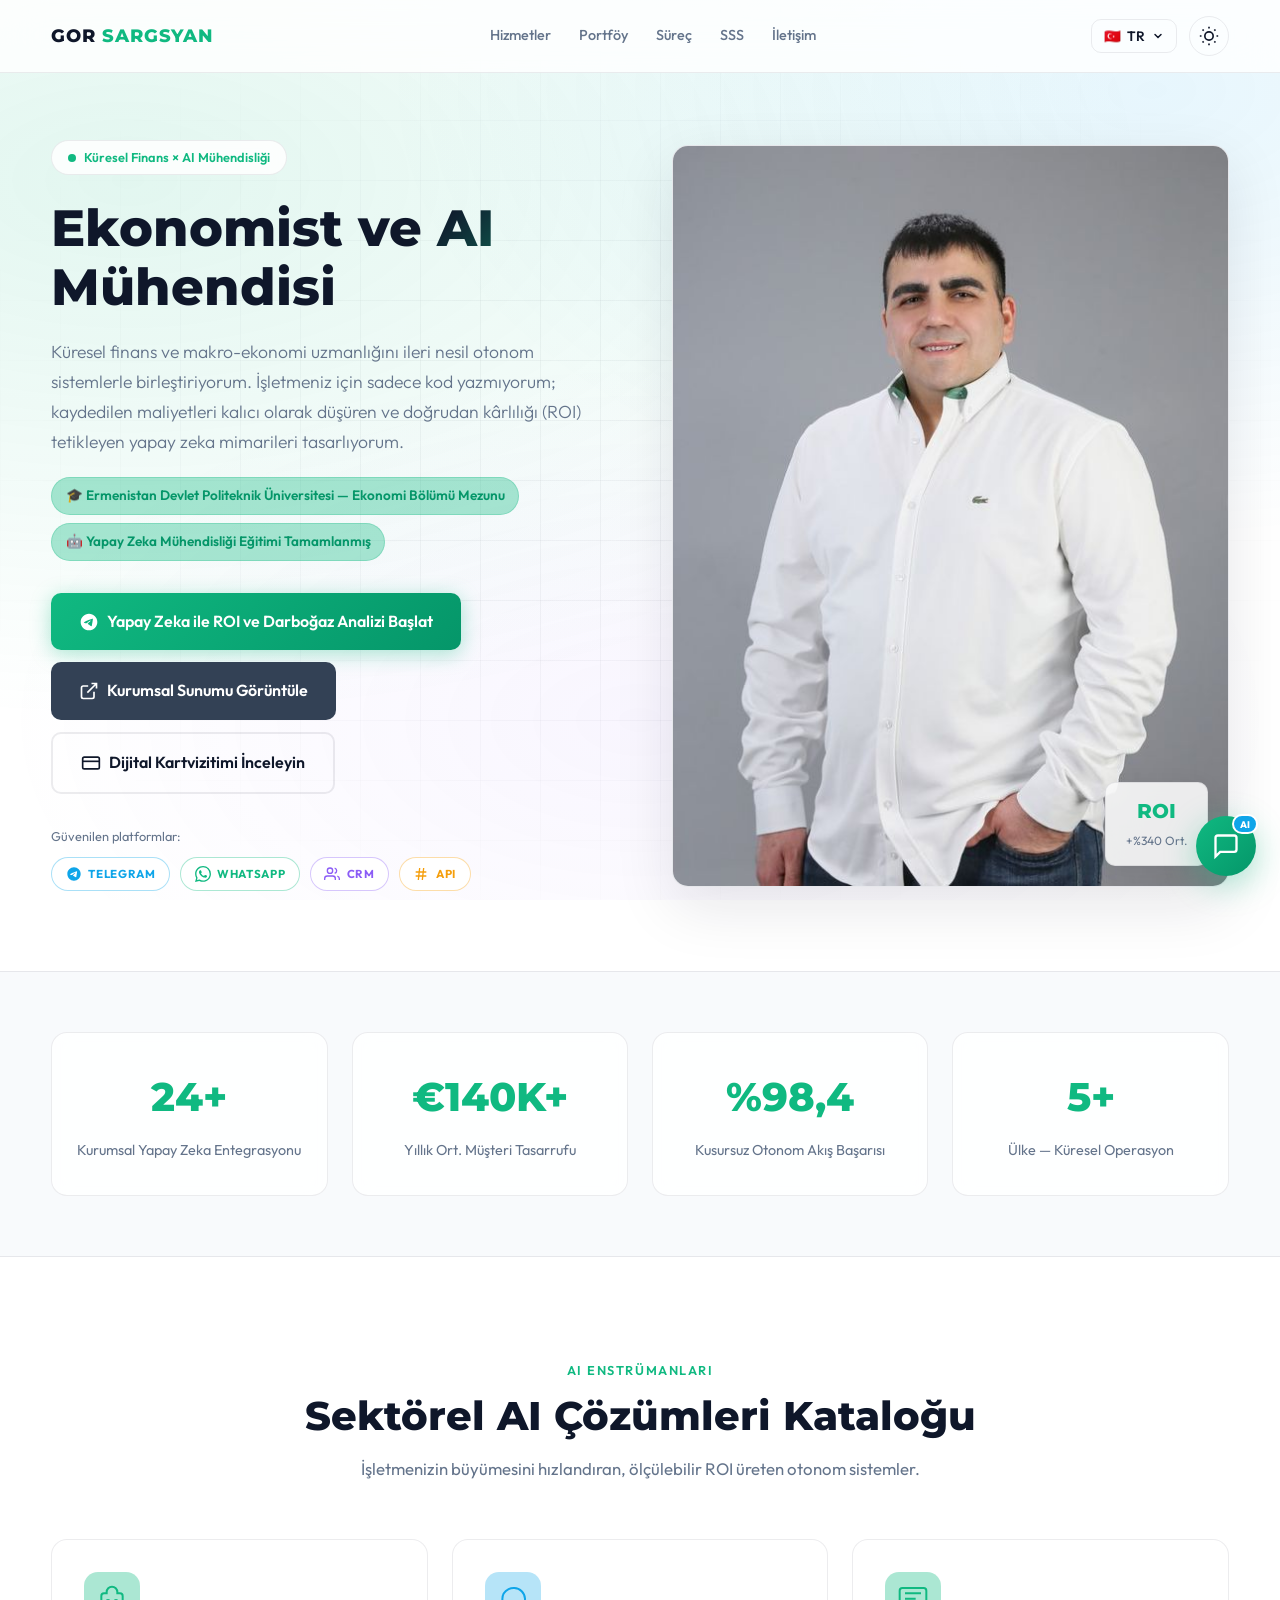
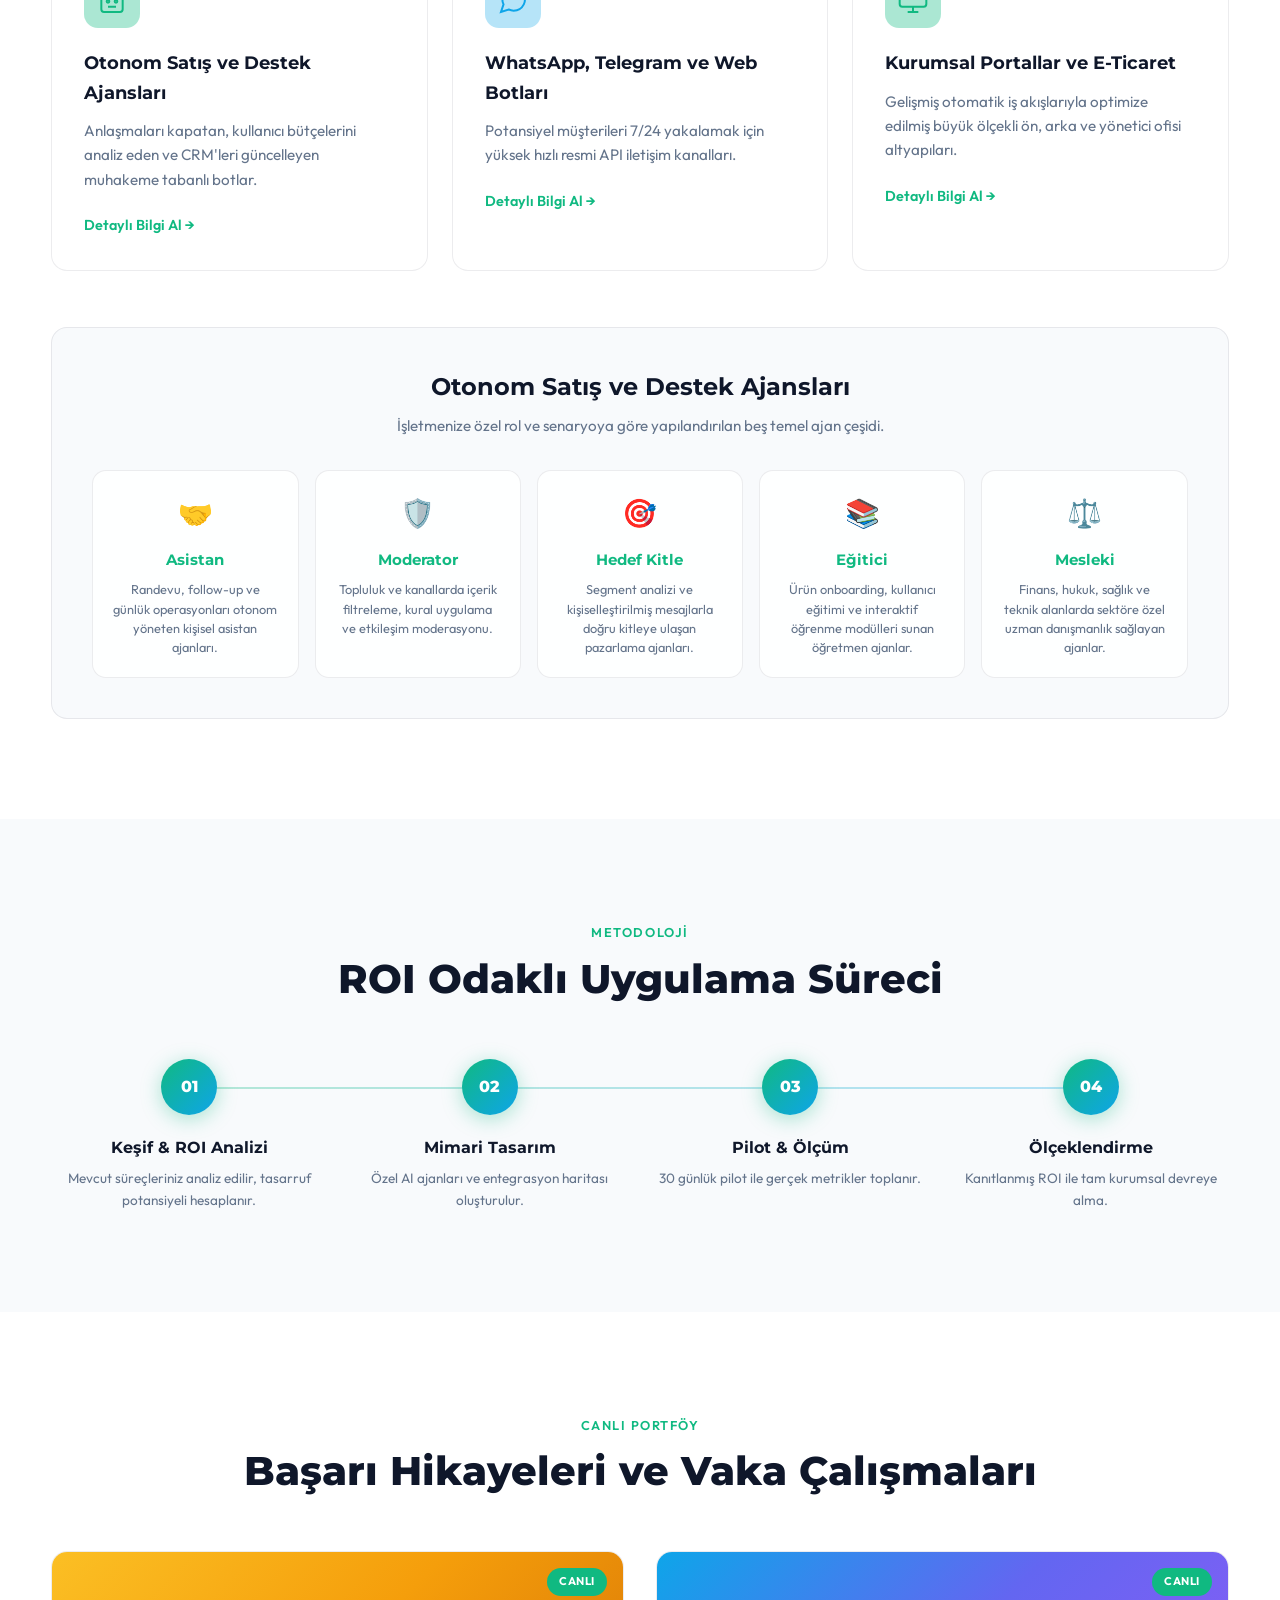
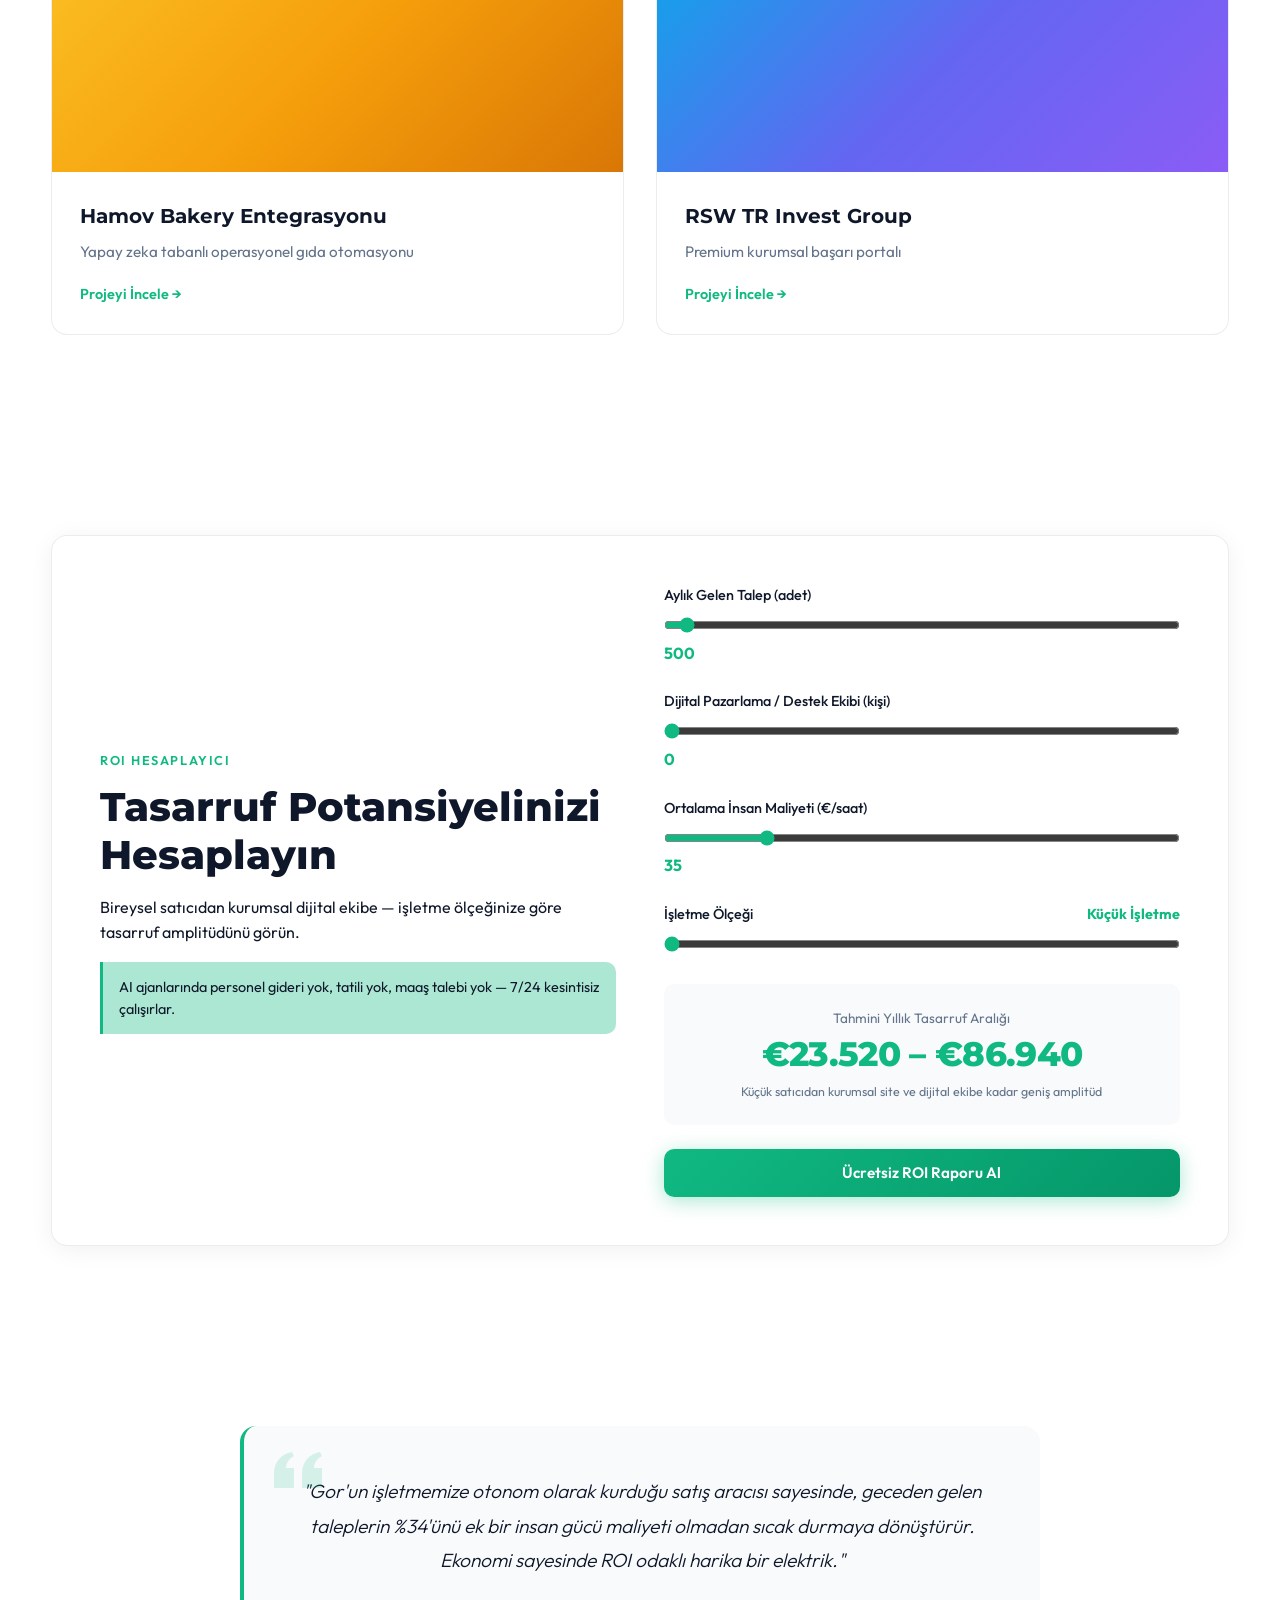
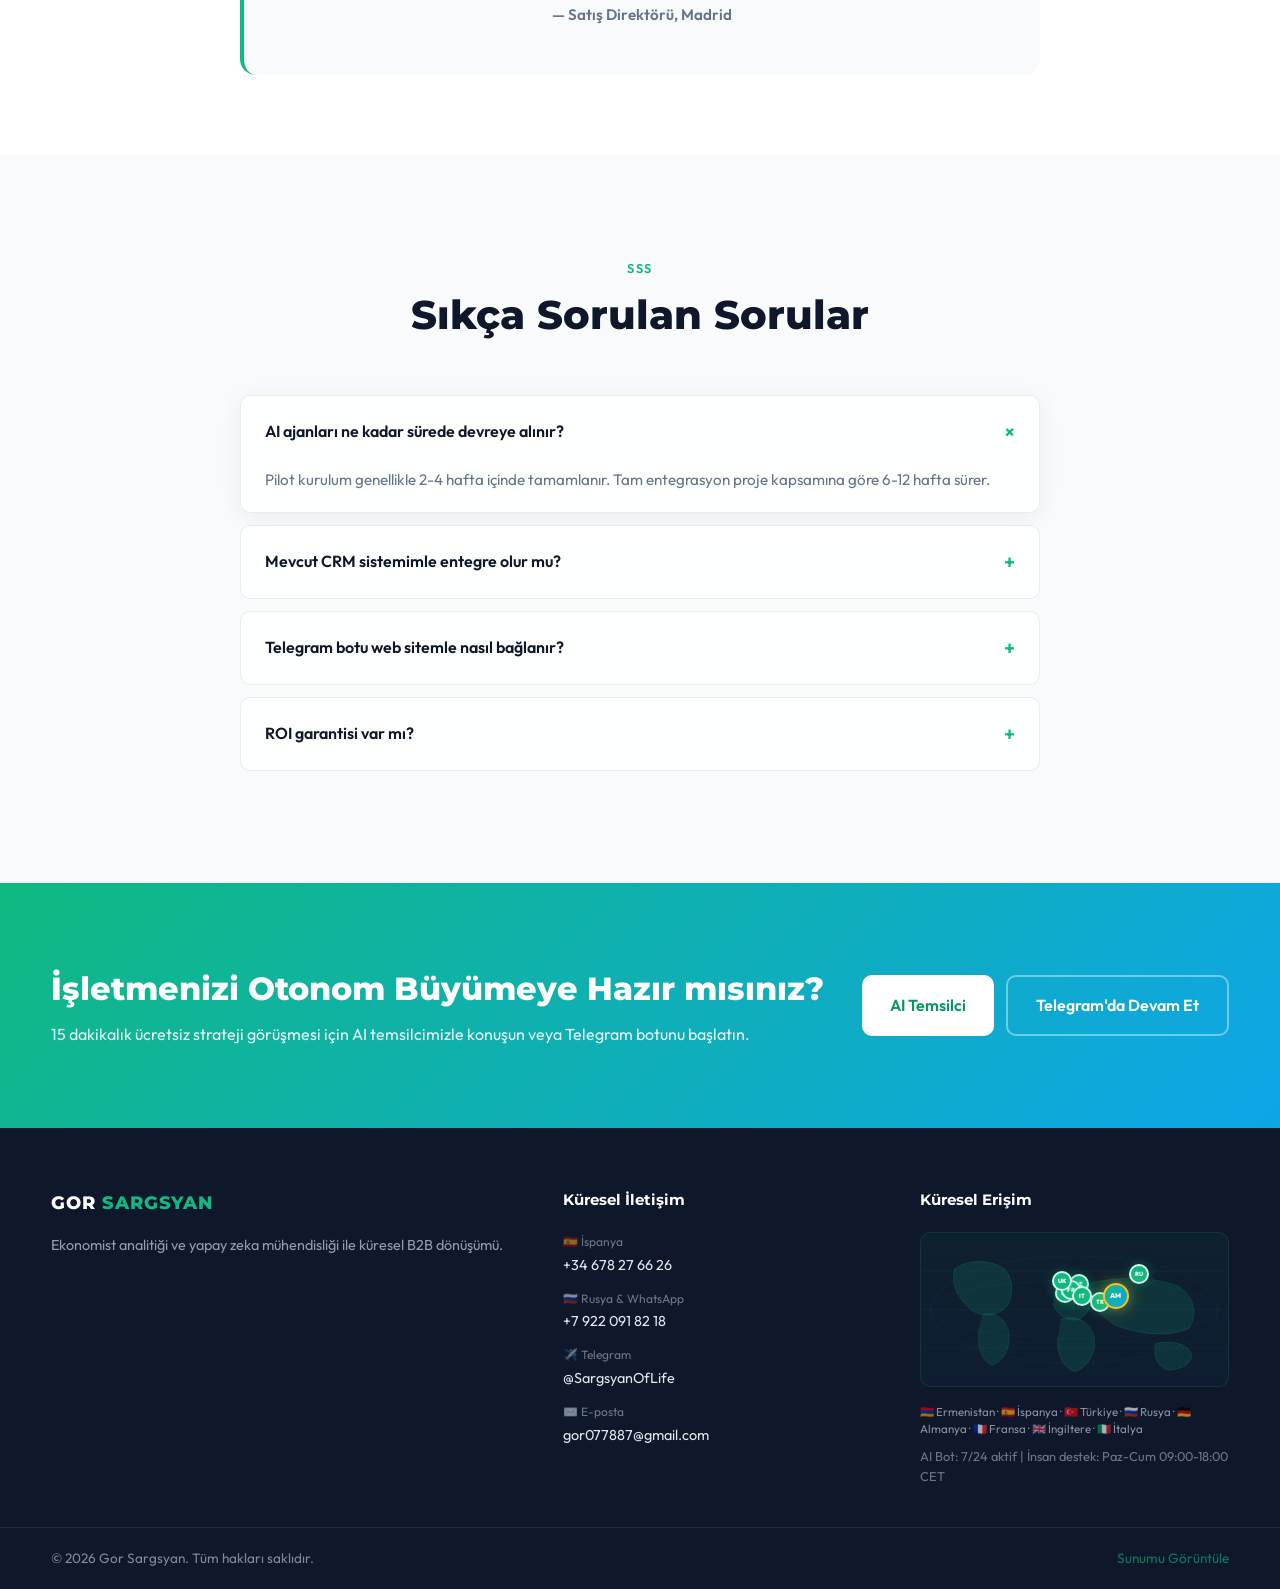
<file: index.html>
<!DOCTYPE html>
<html lang="tr" data-theme="light">
<head>
  <meta charset="UTF-8">
  <meta name="viewport" content="width=device-width, initial-scale=1.0">
  <meta name="description" content="Gor Sargsyan — Ekonomist ve AI Mühendisi. Küresel finans ve otonom AI sistemleri.">
  <title>Gor Sargsyan | AI & Ekonomi Mühendisliği</title>
  <link rel="preconnect" href="https://fonts.googleapis.com">
  <link rel="preconnect" href="https://fonts.gstatic.com" crossorigin>
  <link href="https://fonts.googleapis.com/css2?family=Montserrat:wght@500;700;800&family=Outfit:wght@300;400;600&display=swap" rel="stylesheet">
  <link rel="stylesheet" href="css/styles.css">
  <link rel="icon" href="data:image/svg+xml,<svg xmlns='http://www.w3.org/2000/svg' viewBox='0 0 100 100'><text y='.9em' font-size='90'>⚡</text></svg>">
</head>
<body>
  <div class="bg-mesh" aria-hidden="true"></div>
  <div class="bg-grid" aria-hidden="true"></div>

  <!-- Header -->
  <header class="header" id="header">
    <div class="container header__inner">
      <a href="#" class="logo">
        GOR <span class="logo__accent">SARGSYAN</span>
      </a>
      <nav class="nav" aria-label="Ana menü">
        <a href="#services" data-i18n="nav.services">Hizmetler</a>
        <a href="#portfolio" data-i18n="nav.portfolio">Portföy</a>
        <a href="#process" data-i18n="nav.process">Süreç</a>
        <a href="#faq" data-i18n="nav.faq">SSS</a>
        <a href="#contact" data-i18n="nav.contact">İletişim</a>
      </nav>
      <div class="header__actions">
        <div class="lang-switcher">
          <button class="lang-switcher__btn" id="langBtn" aria-haspopup="listbox" aria-expanded="false">
            <span class="lang-flag" id="currentFlag">🇹🇷</span>
            <span id="currentLang">TR</span>
            <svg width="12" height="12" viewBox="0 0 12 12" fill="none"><path d="M3 4.5L6 7.5L9 4.5" stroke="currentColor" stroke-width="1.5" stroke-linecap="round"/></svg>
          </button>
          <ul class="lang-switcher__menu" id="langMenu" role="listbox">
            <li role="option" data-lang="en" data-flag="🇬🇧">EN — English</li>
            <li role="option" data-lang="es" data-flag="🇪🇸">ES — Español</li>
            <li role="option" data-lang="ru" data-flag="🇷🇺">RU — Русский</li>
            <li role="option" data-lang="hy" data-flag="🇦🇲">HY — Հայերեն</li>
            <li role="option" data-lang="tr" data-flag="🇹🇷">TR — Türkçe</li>
          </ul>
        </div>
        <button class="theme-toggle" id="themeToggle" aria-label="Gece modu">
          <svg class="icon-sun" width="20" height="20" viewBox="0 0 24 24" fill="none" stroke="currentColor" stroke-width="2"><circle cx="12" cy="12" r="5"/><path d="M12 1v2M12 21v2M4.22 4.22l1.42 1.42M18.36 18.36l1.42 1.42M1 12h2M21 12h2M4.22 19.78l1.42-1.42M18.36 5.64l1.42-1.42"/></svg>
          <svg class="icon-moon" width="20" height="20" viewBox="0 0 24 24" fill="none" stroke="currentColor" stroke-width="2"><path d="M21 12.79A9 9 0 1 1 11.21 3 7 7 0 0 0 21 12.79z"/></svg>
        </button>
        <button class="btn btn--primary btn--sm header__cta" id="openChatHeader" data-i18n="cta.chat">AI Temsilci</button>
      </div>
      <button class="mobile-menu-btn" id="mobileMenuBtn" aria-label="Menü">
        <span></span><span></span><span></span>
      </button>
    </div>
  </header>

  <main>
    <!-- Hero -->
    <section class="hero" id="hero">
      <div class="container hero__grid">
        <div class="hero__content">
          <div class="hero__badge">
            <span class="pulse-dot"></span>
            <span data-i18n="hero.badge">Küresel Finans × AI Mühendisliği</span>
          </div>
          <h1 class="hero__title" data-i18n="hero.title">Ekonomist ve AI Mühendisi</h1>
          <p class="hero__subtitle" data-i18n="hero.subtitle">Küresel finans ve makro-ekonomi uzmanlığını ileri nesil otonom sistemlerle birleştiriyorum. İşletmeniz için sadece kod yazmıyorum; kaydedilen maliyetleri kalıcı olarak düşüren ve doğrudan kârlılığı (ROI) tetikleyen yapay zeka mimarileri tasarlıyorum.</p>
          <div class="hero__education">
            <span class="hero__edu-item" data-i18n="hero.edu1">🎓 Ermenistan Devlet Politeknik Üniversitesi — Ekonomi Bölümü Mezunu</span>
            <span class="hero__edu-item" data-i18n="hero.edu2">🤖 Yapay Zeka Mühendisliği Eğitimi Tamamlanmış</span>
          </div>
          <div class="hero__actions">
            <a href="https://t.me/Gor_OffLife_kartvisit_bot?start=roi_lp" target="_blank" rel="noopener" class="btn btn--primary btn--lg" data-telegram-deep-link>
              <svg width="20" height="20" viewBox="0 0 24 24" fill="currentColor"><path d="M12 2C6.48 2 2 6.48 2 12s4.48 10 10 10 10-4.48 10-10S17.52 2 12 2zm4.64 6.8c-.15 1.58-.8 5.42-1.13 7.19-.14.75-.42 1-.68 1.03-.58.05-1.02-.38-1.58-.75-.88-.58-1.38-.94-2.23-1.5-.99-.65-.35-1.01.22-1.59.15-.15 2.71-2.48 2.76-2.69a.2.2 0 0 0-.05-.18c-.06-.05-.14-.03-.21-.02-.09.02-1.49.95-4.22 2.79-.4.27-.76.41-1.08.4-.36-.01-1.04-.2-1.55-.37-.63-.2-1.12-.31-1.08-.66.02-.18.27-.36.74-.55 2.92-1.27 4.86-2.11 5.83-2.51 2.78-1.16 3.35-1.36 3.73-1.36.08 0 .27.02.39.12.1.08.13.19.14.27-.01.06.01.24 0 .38z"/></svg>
              <span data-i18n="hero.btnA">7/24 Aktif AI Botu Başlat</span>
            </a>
            <a href="assets/presentations/sunum_tr.html" target="_blank" rel="noopener noreferrer" data-i18n-pdf class="btn btn--dark btn--lg">
              <svg width="20" height="20" viewBox="0 0 24 24" fill="none" stroke="currentColor" stroke-width="2"><path d="M18 13v6a2 2 0 0 1-2 2H5a2 2 0 0 1-2-2V8a2 2 0 0 1 2-2h6M15 3h6v6M10 14L21 3"/></svg>
              <span data-i18n="hero.btnB">Kurumsal Sunumu Görüntüle</span>
            </a>
            <a href="https://rswtrinvestgroup-alt.github.io/Gor_dijital_kartvisit/Gor/" target="_blank" rel="noopener" class="btn btn--outline btn--lg">
              <svg width="20" height="20" viewBox="0 0 24 24" fill="none" stroke="currentColor" stroke-width="2"><rect x="2" y="5" width="20" height="14" rx="2"/><path d="M2 10h20"/></svg>
              <span data-i18n="hero.btnC">Dijital Kartvizitimi İnceleyin</span>
            </a>
          </div>
          <div class="hero__trust">
            <span data-i18n="hero.trust">Güvenilen platformlar:</span>
            <div class="hero__trust-logos">
              <a href="https://t.me/Gor_OffLife_kartvisit_bot?start=roi_lp" target="_blank" rel="noopener" class="trust-chip trust-chip--telegram" title="Telegram Bot" data-telegram-deep-link>
                <svg width="16" height="16" viewBox="0 0 24 24" fill="currentColor"><path d="M12 2C6.48 2 2 6.48 2 12s4.48 10 10 10 10-4.48 10-10S17.52 2 12 2zm4.64 6.8c-.15 1.58-.8 5.42-1.13 7.19-.14.75-.42 1-.68 1.03-.58.05-1.02-.38-1.58-.75-.88-.58-1.38-.94-2.23-1.5-.99-.65-.35-1.01.22-1.59.15-.15 2.71-2.48 2.76-2.69a.2.2 0 0 0-.05-.18c-.06-.05-.14-.03-.21-.02-.09.02-1.49.95-4.22 2.79-.4.27-.76.41-1.08.4-.36-.01-1.04-.2-1.55-.37-.63-.2-1.12-.31-1.08-.66.02-.18.27-.36.74-.55 2.92-1.27 4.86-2.11 5.83-2.51 2.78-1.16 3.35-1.36 3.73-1.36.08 0 .27.02.39.12.1.08.13.19.14.27-.01.06.01.24 0 .38z"/></svg>
                Telegram
              </a>
              <a href="https://wa.me/79220918218" target="_blank" rel="noopener" class="trust-chip trust-chip--whatsapp" title="WhatsApp">
                <svg width="16" height="16" viewBox="0 0 24 24" fill="currentColor"><path d="M17.472 14.382c-.297-.149-1.758-.867-2.03-.967-.273-.099-.471-.148-.67.15-.197.297-.767.966-.94 1.164-.173.199-.347.223-.644.075-.297-.15-1.255-.463-2.39-1.475-.883-.788-1.48-1.761-1.653-2.059-.173-.297-.018-.458.13-.606.134-.133.298-.347.446-.52.149-.174.198-.298.298-.497.099-.198.05-.371-.025-.52-.075-.149-.669-1.612-.916-2.207-.242-.579-.487-.5-.669-.51-.173-.008-.371-.01-.57-.01-.198 0-.52.074-.792.372-.272.297-1.04 1.016-1.04 2.479 0 1.462 1.065 2.875 1.213 3.074.149.198 2.096 3.2 5.077 4.487.709.306 1.262.489 1.694.625.712.227 1.36.195 1.871.118.571-.085 1.758-.719 2.006-1.413.248-.694.248-1.289.173-1.413-.074-.124-.272-.198-.57-.347m-5.421 7.403h-.004a9.87 9.87 0 0 1-5.031-1.378l-.361-.214-3.741.982.998-3.648-.235-.374a9.86 9.86 0 0 1-1.51-5.26c.001-5.45 4.436-9.884 9.888-9.884 2.64 0 5.122 1.03 6.988 2.898a9.825 9.825 0 0 1 2.893 6.994c-.003 5.45-4.435 9.884-9.885 9.884m8.413-18.297A11.815 11.815 0 0 0 12.05 0C5.495 0 .16 5.335.157 11.892c0 2.096.547 4.142 1.588 5.945L.057 24l6.305-1.654a11.882 11.882 0 0 0 5.683 1.448h.005c6.554 0 11.89-5.335 11.893-11.893a11.821 11.821 0 0 0-3.48-8.413z"/></svg>
                WhatsApp
              </a>
              <a href="#services" class="trust-chip trust-chip--crm" title="CRM Entegrasyonu">
                <svg width="16" height="16" viewBox="0 0 24 24" fill="none" stroke="currentColor" stroke-width="2"><path d="M17 21v-2a4 4 0 0 0-4-4H5a4 4 0 0 0-4 4v2"/><circle cx="9" cy="7" r="4"/><path d="M23 21v-2a4 4 0 0 0-3-3.87M16 3.13a4 4 0 0 1 0 7.75"/></svg>
                CRM
              </a>
              <a href="#services" class="trust-chip trust-chip--api" title="API Entegrasyonu">
                <svg width="16" height="16" viewBox="0 0 24 24" fill="none" stroke="currentColor" stroke-width="2"><path d="M4 9h16M4 15h16M10 3 8 21M16 3l-2 18"/></svg>
                API
              </a>
            </div>
          </div>
        </div>
        <div class="hero__visual">
          <div class="hero__frame">
            <div class="hero__frame-glow"></div>
            <img src="assets/gor_main_pres.jpg" alt="Gor Sargsyan — Kurumsal Portre" class="hero__img" onerror="this.onerror=null;this.src='assets/gor_main.jpg'">
            <div class="hero__placeholder" style="display:none">
              <div class="hero__placeholder-icon">GS</div>
              <span>Gor Sargsyan</span>
            </div>
            <div class="hero__stats-float">
              <div class="float-stat">
                <span class="float-stat__num">ROI</span>
                <span class="float-stat__label" data-i18n="hero.floatRoi">+%340 Ort.</span>
              </div>
            </div>
          </div>
        </div>
      </div>
    </section>

    <!-- Stats -->
    <section class="stats" id="stats">
      <div class="container">
        <div class="stats__grid">
          <div class="stat-card">
            <span class="stat-card__num" data-count="24">24+</span>
            <span class="stat-card__label" data-i18n="stats.s1">Kurumsal Yapay Zeka Entegrasyonu</span>
          </div>
          <div class="stat-card">
            <span class="stat-card__num">€140K+</span>
            <span class="stat-card__label" data-i18n="stats.s2">Yıllık Ort. Müşteri Tasarrufu</span>
          </div>
          <div class="stat-card">
            <span class="stat-card__num">%98,4</span>
            <span class="stat-card__label" data-i18n="stats.s3">Kusursuz Otonom Akış Başarısı</span>
          </div>
          <div class="stat-card">
            <span class="stat-card__num">5+</span>
            <span class="stat-card__label" data-i18n="stats.s4">Ülke — Küresel Operasyon</span>
          </div>
        </div>
      </div>
    </section>

    <!-- Services -->
    <section class="services" id="services">
      <div class="container">
        <div class="section-header">
          <span class="section-tag" data-i18n="services.tag">AI Enstrümanları</span>
          <h2 class="section-title" data-i18n="services.title">Sektörel AI Çözümleri Kataloğu</h2>
          <p class="section-desc" data-i18n="services.desc">İşletmenizin büyümesini hızlandıran, ölçülebilir ROI üreten otonom sistemler.</p>
        </div>
        <div class="services__grid">
          <article class="service-card">
            <div class="service-card__icon">
              <svg width="32" height="32" viewBox="0 0 24 24" fill="none" stroke="currentColor" stroke-width="1.5"><path d="M12 2a4 4 0 0 1 4 4v1h2a2 2 0 0 1 2 2v10a2 2 0 0 1-2 2H6a2 2 0 0 1-2-2V9a2 2 0 0 1 2-2h2V6a4 4 0 0 1 4-4z"/><circle cx="9" cy="13" r="1"/><circle cx="15" cy="13" r="1"/><path d="M9 17h6"/></svg>
            </div>
            <h3 data-i18n="services.c1.title">Otonom Satış ve Destek Ajansları</h3>
            <p data-i18n="services.c1.desc">Anlaşmaları kapatan, kullanıcı bütçelerini analiz eden ve CRM'leri güncelleyen muhakeme tabanlı botlar.</p>
            <button class="service-card__link" data-open-chat data-i18n="services.learn">Detaylı Bilgi Al →</button>
          </article>
          <article class="service-card">
            <div class="service-card__icon service-card__icon--cyan">
              <svg width="32" height="32" viewBox="0 0 24 24" fill="none" stroke="currentColor" stroke-width="1.5"><path d="M21 11.5a8.38 8.38 0 0 1-.9 3.8 8.5 8.5 0 0 1-7.6 4.7 8.38 8.38 0 0 1-3.8-.9L3 21l1.9-5.7a8.38 8.38 0 0 1-.9-3.8 8.5 8.5 0 0 1 4.7-7.6 8.38 8.38 0 0 1 3.8-.9h.5a8.48 8.48 0 0 1 8 8v.5z"/></svg>
            </div>
            <h3 data-i18n="services.c2.title">WhatsApp, Telegram ve Web Botları</h3>
            <p data-i18n="services.c2.desc">Potansiyel müşterileri 7/24 yakalamak için yüksek hızlı resmi API iletişim kanalları.</p>
            <button class="service-card__link" data-open-chat data-i18n="services.learn">Detaylı Bilgi Al →</button>
          </article>
          <article class="service-card">
            <div class="service-card__icon">
              <svg width="32" height="32" viewBox="0 0 24 24" fill="none" stroke="currentColor" stroke-width="1.5"><rect x="2" y="3" width="20" height="14" rx="2"/><path d="M8 21h8M12 17v4"/><path d="M6 7h12M6 11h8"/></svg>
            </div>
            <h3 data-i18n="services.c3.title">Kurumsal Portallar ve E-Ticaret</h3>
            <p data-i18n="services.c3.desc">Gelişmiş otomatik iş akışlarıyla optimize edilmiş büyük ölçekli ön, arka ve yönetici ofisi altyapıları.</p>
            <button class="service-card__link" data-open-chat data-i18n="services.learn">Detaylı Bilgi Al →</button>
          </article>
        </div>

        <div class="agent-types" id="agents">
          <div class="agent-types__header">
            <h3 data-i18n="agents.title">Otonom Satış ve Destek Ajansları</h3>
            <p data-i18n="agents.desc">İşletmenize özel rol ve senaryoya göre yapılandırılan beş temel ajan çeşidi.</p>
          </div>
          <div class="agent-types__grid">
            <article class="agent-type-card">
              <span class="agent-type-card__icon">🤝</span>
              <h4 data-i18n="agents.t1.title">Asistan</h4>
              <p data-i18n="agents.t1.desc">Randevu, follow-up ve günlük operasyonları otonom yöneten kişisel asistan ajanları.</p>
            </article>
            <article class="agent-type-card">
              <span class="agent-type-card__icon">🛡️</span>
              <h4 data-i18n="agents.t2.title">Moderator</h4>
              <p data-i18n="agents.t2.desc">Topluluk ve kanallarda içerik filtreleme, kural uygulama ve etkileşim moderasyonu.</p>
            </article>
            <article class="agent-type-card">
              <span class="agent-type-card__icon">🎯</span>
              <h4 data-i18n="agents.t3.title">Hedef Kitle</h4>
              <p data-i18n="agents.t3.desc">Segment analizi ve kişiselleştirilmiş mesajlarla doğru kitleye ulaşan pazarlama ajanları.</p>
            </article>
            <article class="agent-type-card">
              <span class="agent-type-card__icon">📚</span>
              <h4 data-i18n="agents.t4.title">Eğitici</h4>
              <p data-i18n="agents.t4.desc">Ürün onboarding, kullanıcı eğitimi ve interaktif öğrenme modülleri sunan öğretmen ajanlar.</p>
            </article>
            <article class="agent-type-card">
              <span class="agent-type-card__icon">⚖️</span>
              <h4 data-i18n="agents.t5.title">Mesleki</h4>
              <p data-i18n="agents.t5.desc">Finans, hukuk, sağlık ve teknik alanlarda sektöre özel uzman danışmanlık sağlayan ajanlar.</p>
            </article>
          </div>
        </div>
      </div>
    </section>

    <!-- Process -->
    <section class="process" id="process">
      <div class="container">
        <div class="section-header">
          <span class="section-tag" data-i18n="process.tag">Metodoloji</span>
          <h2 class="section-title" data-i18n="process.title">ROI Odaklı Uygulama Süreci</h2>
        </div>
        <div class="process__timeline">
          <div class="process__step">
            <div class="process__num">01</div>
            <h3 data-i18n="process.s1.title">Keşif & ROI Analizi</h3>
            <p data-i18n="process.s1.desc">Mevcut süreçleriniz analiz edilir, tasarruf potansiyeli hesaplanır.</p>
          </div>
          <div class="process__step">
            <div class="process__num">02</div>
            <h3 data-i18n="process.s2.title">Mimari Tasarım</h3>
            <p data-i18n="process.s2.desc">Özel AI ajanları ve entegrasyon haritası oluşturulur.</p>
          </div>
          <div class="process__step">
            <div class="process__num">03</div>
            <h3 data-i18n="process.s3.title">Pilot & Ölçüm</h3>
            <p data-i18n="process.s3.desc">30 günlük pilot ile gerçek metrikler toplanır.</p>
          </div>
          <div class="process__step">
            <div class="process__num">04</div>
            <h3 data-i18n="process.s4.title">Ölçeklendirme</h3>
            <p data-i18n="process.s4.desc">Kanıtlanmış ROI ile tam kurumsal devreye alma.</p>
          </div>
        </div>
      </div>
    </section>

    <!-- Portfolio -->
    <section class="portfolio" id="portfolio">
      <div class="container">
        <div class="section-header">
          <span class="section-tag" data-i18n="portfolio.tag">Canlı Portföy</span>
          <h2 class="section-title" data-i18n="portfolio.title">Başarı Hikayeleri ve Vaka Çalışmaları</h2>
        </div>
        <div class="portfolio__grid">
          <a href="https://hamov-bakery-connect3.lovable.app/" target="_blank" rel="noopener" class="portfolio-card">
            <div class="portfolio-card__visual portfolio-card__visual--a">
              <span class="portfolio-card__badge" data-i18n="portfolio.live">Canlı</span>
            </div>
            <div class="portfolio-card__body">
              <h3 data-i18n="portfolio.p1.title">Hamov Bakery Entegrasyonu</h3>
              <p data-i18n="portfolio.p1.desc">Yapay zeka tabanlı operasyonel gıda otomasyonu</p>
              <span class="portfolio-card__cta" data-i18n="portfolio.view">Projeyi İncele →</span>
            </div>
          </a>
          <a href="https://rswtrinvestgroup-alt.github.io/NEW-SITE-PROJECT/#basari-hikayeleri" target="_blank" rel="noopener" class="portfolio-card">
            <div class="portfolio-card__visual portfolio-card__visual--b">
              <span class="portfolio-card__badge" data-i18n="portfolio.live">Canlı</span>
            </div>
            <div class="portfolio-card__body">
              <h3 data-i18n="portfolio.p2.title">RSW TR Invest Group</h3>
              <p data-i18n="portfolio.p2.desc">Premium kurumsal başarı portalı</p>
              <span class="portfolio-card__cta" data-i18n="portfolio.view">Projeyi İncele →</span>
            </div>
          </a>
        </div>
      </div>
    </section>

    <!-- ROI Calculator -->
    <section class="roi-calc" id="roi">
      <div class="container">
        <div class="roi-calc__inner">
          <div class="roi-calc__content">
            <span class="section-tag" data-i18n="roi.tag">ROI Hesaplayıcı</span>
            <h2 class="section-title" data-i18n="roi.title">Tasarruf Potansiyelinizi Hesaplayın</h2>
            <p data-i18n="roi.desc">Bireysel satıcıdan kurumsal dijital ekibe — işletme ölçeğinize göre tasarruf amplitüdünü görün.</p>
            <p class="roi-calc__perks" data-i18n="roi.perks">AI ajanlarında personel gideri yok, tatili yok, maaş talebi yok — 7/24 kesintisiz çalışırlar.</p>
          </div>
          <div class="roi-calc__widget">
            <label>
              <span data-i18n="roi.leads">Aylık Gelen Talep (adet)</span>
              <input type="range" id="roiLeads" min="50" max="15000" value="500" step="50">
              <output id="roiLeadsVal">500</output>
            </label>
            <label>
              <span data-i18n="roi.team">Dijital Pazarlama / Destek Ekibi (kişi)</span>
              <input type="range" id="roiTeam" min="0" max="40" value="0" step="1">
              <output id="roiTeamVal">0</output>
            </label>
            <label>
              <span data-i18n="roi.cost">Ortalama İnsan Maliyeti (€/saat)</span>
              <input type="range" id="roiCost" min="15" max="120" value="35" step="5">
              <output id="roiCostVal">35</output>
            </label>
            <label>
              <span>
                <span data-i18n="roi.scale">İşletme Ölçeği</span>
                <output id="roiScaleVal">Küçük İşletme</output>
              </span>
              <input type="range" id="roiScale" min="1" max="3" value="1" step="1">
            </label>
            <div class="roi-calc__result">
              <span data-i18n="roi.result">Tahmini Yıllık Tasarruf Aralığı</span>
              <strong id="roiResult" class="roi-calc__range">€33.600 – €75.600</strong>
              <small class="roi-calc__hint" data-i18n="roi.hint">Küçük satıcıdan kurumsal site ve dijital ekibe kadar geniş amplitüd</small>
            </div>
            <a href="https://t.me/Gor_OffLife_kartvisit_bot?start=roi_lp" target="_blank" rel="noopener" class="btn btn--primary btn--full" data-i18n="roi.cta" data-telegram-deep-link>Ücretsiz ROI Raporu Al</a>
          </div>
        </div>
      </div>
    </section>

    <!-- Testimonial -->
    <section class="testimonial" id="testimonial">
      <div class="container">
        <blockquote class="testimonial__quote">
          <svg class="testimonial__icon" width="48" height="48" viewBox="0 0 24 24" fill="currentColor" opacity="0.15"><path d="M14.017 21v-7.391c0-5.704 3.731-9.57 8.983-10.609l.995 2.151c-2.432.917-3.995 3.638-3.995 5.849h4v10h-9.983zm-14.017 0v-7.391c0-5.704 3.748-9.57 9-10.609l.996 2.151c-2.433.917-3.996 3.638-3.996 5.849h3.983v10h-9.983z"/></svg>
          <p data-i18n="testimonial.text">"Gor'un işletmemize otonom olarak kurduğu satış aracısı sayesinde, geceden gelen taleplerin %34'ünü ek bir insan gücü maliyeti olmadan sıcak durmaya dönüştürür. Ekonomi sayesinde ROI odaklı harika bir elektrik."</p>
          <footer>
            <cite data-i18n="testimonial.author">— Satış Direktörü, Madrid</cite>
          </footer>
        </blockquote>
      </div>
    </section>

    <!-- FAQ -->
    <section class="faq" id="faq">
      <div class="container">
        <div class="section-header">
          <span class="section-tag" data-i18n="faq.tag">SSS</span>
          <h2 class="section-title" data-i18n="faq.title">Sıkça Sorulan Sorular</h2>
        </div>
        <div class="faq__list" id="faqList">
          <details class="faq__item" open>
            <summary data-i18n="faq.q1">AI ajanları ne kadar sürede devreye alınır?</summary>
            <p data-i18n="faq.a1">Pilot kurulum genellikle 2-4 hafta içinde tamamlanır. Tam entegrasyon proje kapsamına göre 6-12 hafta sürer.</p>
          </details>
          <details class="faq__item">
            <summary data-i18n="faq.q2">Mevcut CRM sistemimle entegre olur mu?</summary>
            <p data-i18n="faq.a2">Evet. Salesforce, HubSpot, Bitrix24 ve özel API'ler dahil tüm büyük CRM platformlarıyla entegrasyon sağlıyoruz.</p>
          </details>
          <details class="faq__item">
            <summary data-i18n="faq.q3">Telegram botu web sitemle nasıl bağlanır?</summary>
            <p data-i18n="faq.a3">Resmi Telegram Bot API üzerinden web widget'ınız ve Telegram botunuz senkronize çalışır; tüm konuşmalar tek panelde birleşir.</p>
          </details>
          <details class="faq__item">
            <summary data-i18n="faq.q4">ROI garantisi var mı?</summary>
            <p data-i18n="faq.a4">30 günlük pilot döneminde ölçülebilir KPI'lar belirlenir. Hedeflenen tasarruf sağlanamazsa pilot ücreti iade edilir.</p>
          </details>
        </div>
      </div>
    </section>

    <!-- CTA Banner -->
    <section class="cta-banner">
      <div class="container cta-banner__inner">
        <div>
          <h2 data-i18n="cta.title">İşletmenizi Otonom Büyümeye Hazır mısınız?</h2>
          <p data-i18n="cta.desc">15 dakikalık ücretsiz strateji görüşmesi için AI temsilcimizle konuşun veya Telegram botunu başlatın.</p>
        </div>
        <div class="cta-banner__actions">
          <button class="btn btn--white btn--lg" data-open-chat data-i18n="cta.chat">AI Temsilci ile Konuş</button>
          <a href="https://t.me/Gor_OffLife_kartvisit_bot?start=roi_lp" target="_blank" rel="noopener" class="btn btn--outline-white btn--lg" data-i18n="cta.telegram" data-telegram-deep-link>Telegram'da Devam Et</a>
        </div>
      </div>
    </section>
  </main>

  <!-- Footer -->
  <footer class="footer" id="contact">
    <div class="container footer__grid">
      <div class="footer__brand">
        <div class="logo logo--footer">GOR <span class="logo__accent">SARGSYAN</span></div>
        <p data-i18n="footer.desc">Ekonomist analitiği ve yapay zeka mühendisliği ile küresel B2B dönüşümü.</p>
      </div>
      <div class="footer__contacts">
        <h4 data-i18n="footer.contactTitle">Küresel İletişim</h4>
        <ul>
          <li>
            <span>🇪🇸 İspanya</span>
            <a href="tel:+34678276626">+34 678 27 66 26</a>
          </li>
          <li>
            <span>🇷🇺 Rusya & WhatsApp</span>
            <a href="https://wa.me/79220918218" target="_blank" rel="noopener noreferrer">+7 922 091 82 18</a>
          </li>
          <li>
            <span>✈️ Telegram</span>
            <a href="https://t.me/SargsyanOfLife" target="_blank" rel="noopener">@SargsyanOfLife</a>
          </li>
          <li>
            <span>✉️ E-posta</span>
            <a href="mailto:gor077887@gmail.com">gor077887@gmail.com</a>
          </li>
        </ul>
      </div>
      <div class="footer__map">
        <h4 data-i18n="footer.global">Küresel Erişim</h4>
        <div class="footer__map-visual" aria-label="Küresel operasyon haritası">
          <svg class="footer__world-map" viewBox="0 0 1000 500" xmlns="http://www.w3.org/2000/svg" aria-hidden="true">
            <g class="footer__map-grid">
              <ellipse cx="500" cy="250" rx="470" ry="175"/>
              <ellipse cx="500" cy="250" rx="470" ry="95"/>
              <line x1="0" y1="125" x2="1000" y2="125"/>
              <line x1="0" y1="250" x2="1000" y2="250"/>
              <line x1="0" y1="375" x2="1000" y2="375"/>
            </g>
            <g class="footer__map-land">
              <path d="M108,118 C148,88 218,82 272,118 298,148 305,198 278,242 248,272 198,276 162,252 118,212 95,168 108,118Z"/>
              <path d="M198,268 C232,255 266,272 282,312 296,368 272,418 232,432 198,422 178,372 188,312 198,268Z"/>
              <path d="M442,152 C488,132 534,142 556,182 566,222 550,262 516,282 476,292 446,272 430,232 426,192 442,152Z"/>
              <path d="M455,282 C502,268 542,282 562,332 575,382 552,432 505,452 465,446 442,402 445,342 455,282Z"/>
              <path d="M535,168 C615,145 745,138 835,172 888,202 908,262 874,312 814,342 714,332 634,302 574,262 535,218 535,168Z"/>
              <path d="M765,362 C815,348 865,362 882,392 889,422 855,446 805,448 769,435 755,402 765,362Z"/>
            </g>
          </svg>
          <div class="map-dot map-dot--am map-dot--hub" title="Ermenistan — Ana Üs"><span>AM</span></div>
          <div class="map-dot map-dot--es" title="İspanya"><span>ES</span></div>
          <div class="map-dot map-dot--tr" title="Türkiye"><span>TR</span></div>
          <div class="map-dot map-dot--ru" title="Rusya"><span>RU</span></div>
          <div class="map-dot map-dot--de" title="Almanya"><span>DE</span></div>
          <div class="map-dot map-dot--fr" title="Fransa"><span>FR</span></div>
          <div class="map-dot map-dot--uk" title="İngiltere"><span>UK</span></div>
          <div class="map-dot map-dot--it" title="İtalya"><span>IT</span></div>
        </div>
        <p class="footer__map-legend" data-i18n="footer.mapCountries">🇦🇲 Ermenistan · 🇪🇸 İspanya · 🇹🇷 Türkiye · 🇷🇺 Rusya · 🇩🇪 Almanya · 🇫🇷 Fransa · 🇬🇧 İngiltere · 🇮🇹 İtalya</p>
        <p class="footer__hours" data-i18n="footer.hours">AI Bot: 7/24 aktif | İnsan destek: Paz-Cum 09:00-18:00 CET</p>
      </div>
    </div>
    <div class="footer__bottom">
      <div class="container footer__bottom-inner">
        <span>© 2026 Gor Sargsyan. <span data-i18n="footer.rights">Tüm hakları saklıdır.</span></span>
        <a href="assets/presentations/sunum_tr.html" target="_blank" rel="noopener noreferrer" data-i18n-pdf data-i18n="footer.download">Sunumu Görüntüle</a>
      </div>
    </div>
  </footer>

  <!-- AI Chat Widget -->
  <div class="chat-widget" id="chatWidget">
    <button class="chat-widget__toggle" id="chatToggle" aria-label="AI Temsilci">
      <svg class="chat-icon-open" width="28" height="28" viewBox="0 0 24 24" fill="none" stroke="currentColor" stroke-width="2"><path d="M21 15a2 2 0 0 1-2 2H7l-4 4V5a2 2 0 0 1 2-2h14a2 2 0 0 1 2 2z"/></svg>
      <svg class="chat-icon-close" width="24" height="24" viewBox="0 0 24 24" fill="none" stroke="currentColor" stroke-width="2"><path d="M18 6L6 18M6 6l12 12"/></svg>
      <span class="chat-widget__badge">AI</span>
    </button>
    <div class="chat-panel" id="chatPanel">
      <div class="chat-panel__header">
        <div class="chat-panel__avatar">G</div>
        <div>
          <strong data-i18n="chat.title">Gor AI Temsilcisi</strong>
          <span class="chat-panel__status"><span class="pulse-dot"></span> <span data-i18n="chat.online">Çevrimiçi — Telegram senkron</span></span>
        </div>
        <button class="chat-panel__telegram" id="chatTelegram" title="@Gor_OffLife_kartvisit_bot — aynı botta devam">
          <svg width="18" height="18" viewBox="0 0 24 24" fill="currentColor"><path d="M12 2C6.48 2 2 6.48 2 12s4.48 10 10 10 10-4.48 10-10S17.52 2 12 2zm4.64 6.8c-.15 1.58-.8 5.42-1.13 7.19-.14.75-.42 1-.68 1.03-.58.05-1.02-.38-1.58-.75-.88-.58-1.38-.94-2.23-1.5-.99-.65-.35-1.01.22-1.59.15-.15 2.71-2.48 2.76-2.69a.2.2 0 0 0-.05-.18c-.06-.05-.14-.03-.21-.02-.09.02-1.49.95-4.22 2.79-.4.27-.76.41-1.08.4-.36-.01-1.04-.2-1.55-.37-.63-.2-1.12-.31-1.08-.66.02-.18.27-.36.74-.55 2.92-1.27 4.86-2.11 5.83-2.51 2.78-1.16 3.35-1.36 3.73-1.36.08 0 .27.02.39.12.1.08.13.19.14.27-.01.06.01.24 0 .38z"/></svg>
        </button>
      </div>
      <div class="chat-panel__messages" id="chatMessages"></div>
      <div class="chat-panel__quick" id="chatQuick"></div>
      <form class="chat-panel__input" id="chatForm">
        <input type="text" id="chatInput" placeholder="Mesajınızı yazın..." autocomplete="off" data-i18n-placeholder="chat.placeholder">
        <button type="submit" aria-label="Gönder">
          <svg width="20" height="20" viewBox="0 0 24 24" fill="none" stroke="currentColor" stroke-width="2"><path d="M22 2L11 13M22 2l-7 20-4-9-9-4 20-7z"/></svg>
        </button>
      </form>
    </div>
  </div>

  <script>
    window.GOR_TELEGRAM = {
      botUsername: 'Gor_OffLife_kartvisit_bot',
      defaultCampaign: 'roi_lp',
      campaigns: { tr: 'roi_tr', en: 'roi_en', es: 'roi_es', ru: 'roi_ru', hy: 'roi_hy' },
      leadApi: '/api/telegram-lead'
    };
  </script>
  <script src="js/i18n.js"></script>
  <script src="js/presentation-knowledge.js"></script>
  <script src="js/agent.js"></script>
  <script src="js/app.js"></script>
</body>
</html>
</file>
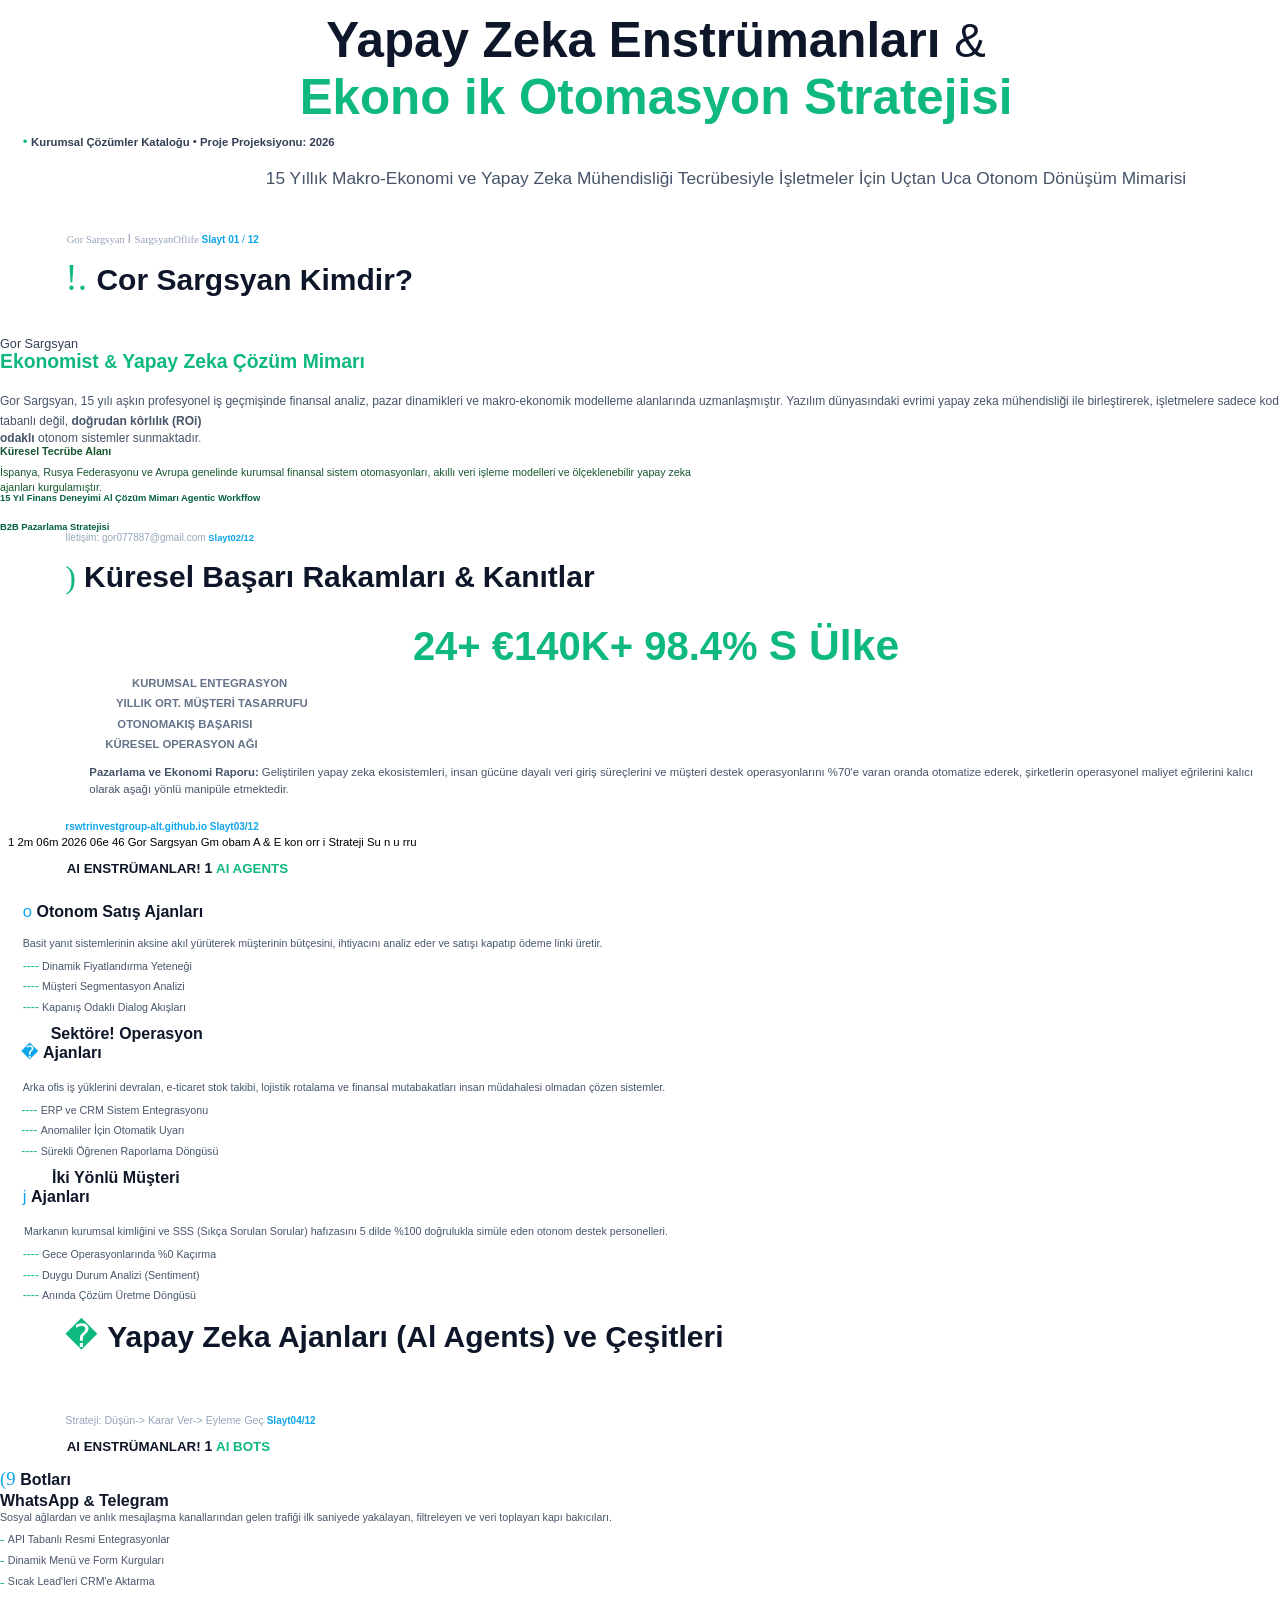
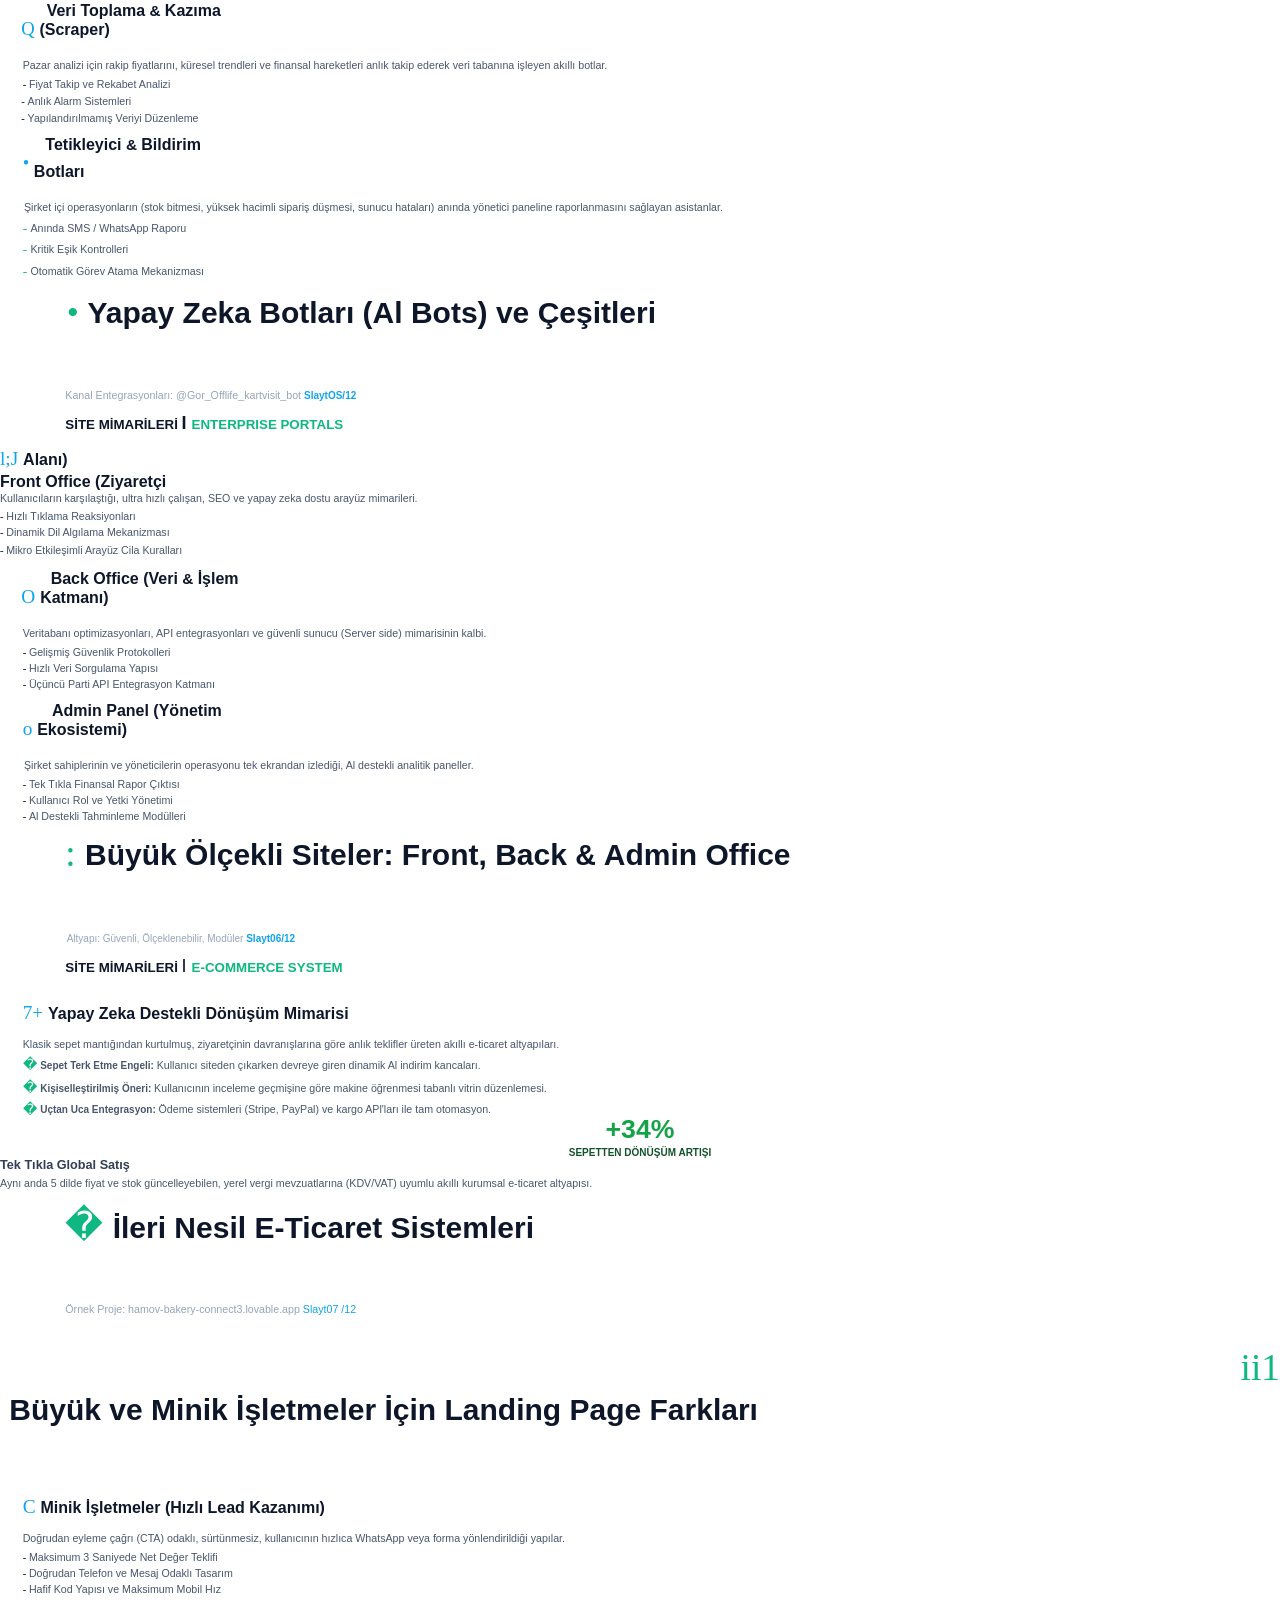
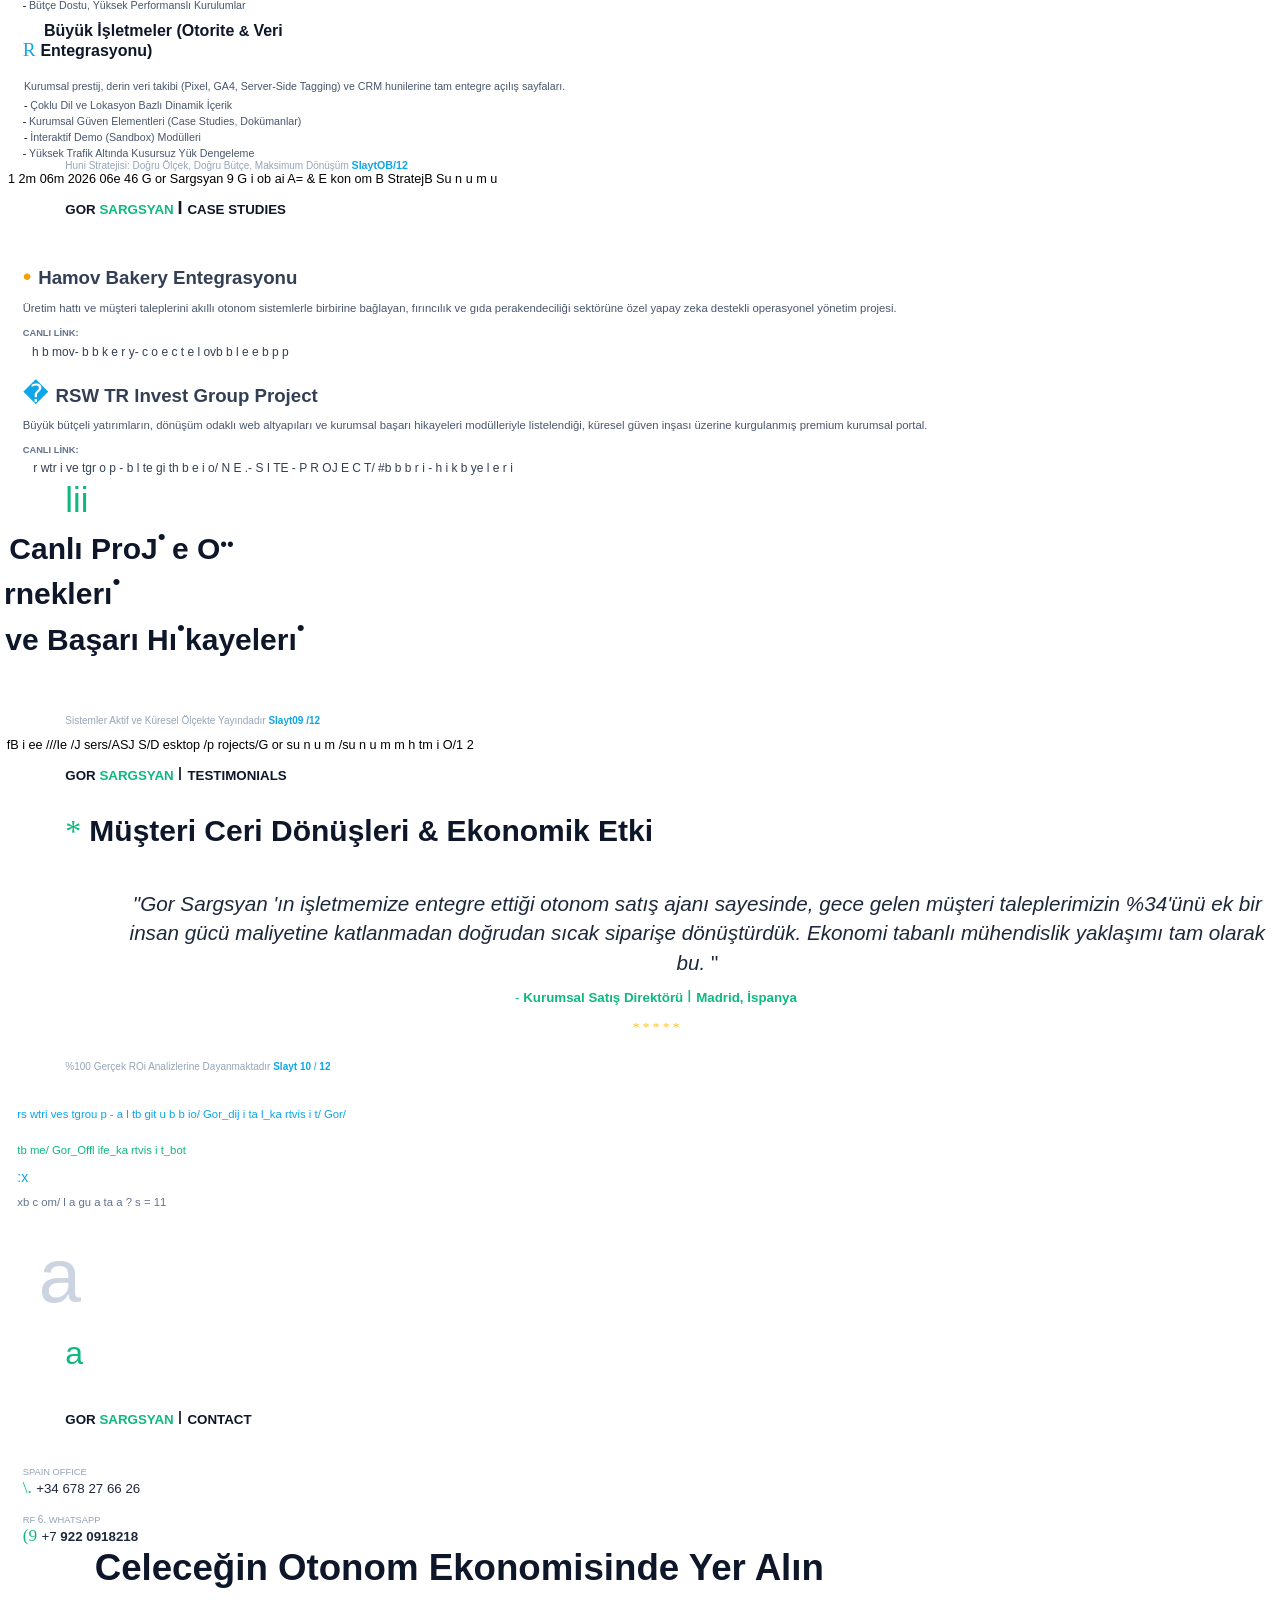
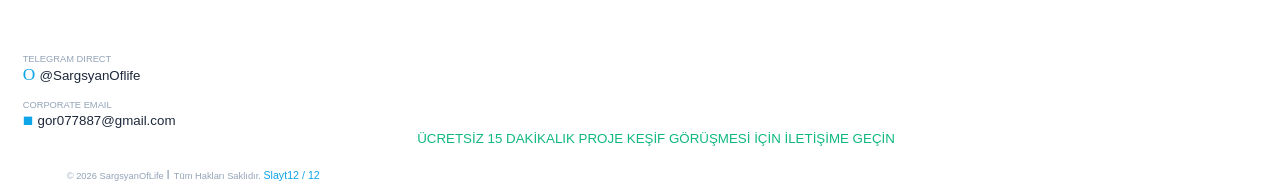
<file: Gor Sargsyan _ Global AI & Ekonomi Strateji Sunumu.html>
<!DOCTYPE  html PUBLIC "-//W3C//DTD XHTML 1.0 Transitional//EN" "http://www.w3.org/TR/xhtml1/DTD/xhtml1-transitional.dtd">
<html xmlns="http://www.w3.org/1999/xhtml" xml:lang="tr" lang="tr"><head><meta http-equiv="Content-Type" content="text/html; charset=utf-8"/><title>Gor Sargsyan _ Global AI &amp; Ekonomi Strateji Sunumu</title><meta name="author" content="ASUS"/><style type="text/css"> * {margin:0; padding:0; text-indent:0; }
 .s1 { color: #0E162A; font-family:Arial, sans-serif; font-style: normal; font-weight: bold; text-decoration: none; font-size: 37pt; }
 .s2 { color: #0E162A; font-family:Arial, sans-serif; font-style: normal; font-weight: normal; text-decoration: none; font-size: 35.5pt; }
 h1 { color: #0FB880; font-family:Arial, sans-serif; font-style: normal; font-weight: bold; text-decoration: none; font-size: 37pt; }
 .s3 { color: #333F54; font-family:Arial, sans-serif; font-style: normal; font-weight: bold; text-decoration: none; font-size: 8.5pt; vertical-align: 1pt; }
 .s4 { color: #333F54; font-family:Arial, sans-serif; font-style: normal; font-weight: normal; text-decoration: none; font-size: 8.5pt; vertical-align: 1pt; }
 .s5 { color: #465469; font-family:Arial, sans-serif; font-style: normal; font-weight: normal; text-decoration: none; font-size: 13pt; }
 .s6 { color: #95A3B8; font-family:"Times New Roman", serif; font-style: normal; font-weight: normal; text-decoration: none; font-size: 8pt; }
 .s7 { color: #95A3B8; font-family:Arial, sans-serif; font-style: normal; font-weight: normal; text-decoration: none; font-size: 9.5pt; }
 .s8 { color: #0EA5E8; font-family:Arial, sans-serif; font-style: normal; font-weight: bold; text-decoration: none; font-size: 7.5pt; }
 .s9 { color: #0EA5E8; font-family:Arial, sans-serif; font-style: normal; font-weight: normal; text-decoration: none; font-size: 7.5pt; }
 .s10 { color: #0FB880; font-family:"Times New Roman", serif; font-style: normal; font-weight: normal; text-decoration: none; font-size: 28pt; vertical-align: -1pt; }
 .s11 { color: #0E162A; font-family:Arial, sans-serif; font-style: normal; font-weight: bold; text-decoration: none; font-size: 22.5pt; }
 .s12 { color: #333F54; font-family:Arial, sans-serif; font-style: normal; font-weight: normal; text-decoration: none; font-size: 9.5pt; }
 .s13 { color: #0FB880; font-family:Arial, sans-serif; font-style: normal; font-weight: bold; text-decoration: none; font-size: 14.5pt; }
 .s14 { color: #0FB880; font-family:Arial, sans-serif; font-style: normal; font-weight: bold; text-decoration: none; font-size: 13.5pt; }
 .s15 { color: #465469; font-family:Arial, sans-serif; font-style: normal; font-weight: normal; text-decoration: none; font-size: 9pt; }
 .s16 { color: #6E7989; font-family:Arial, sans-serif; font-style: normal; font-weight: normal; text-decoration: none; font-size: 9pt; }
 .s17 { color: #465469; font-family:Arial, sans-serif; font-style: normal; font-weight: bold; text-decoration: none; font-size: 9pt; }
 .s18 { color: #16562F; font-family:Arial, sans-serif; font-style: normal; font-weight: bold; text-decoration: none; font-size: 8pt; }
 .s19 { color: #16562F; font-family:Arial, sans-serif; font-style: normal; font-weight: normal; text-decoration: none; font-size: 8pt; }
 .s22 { color: #056046; font-family:Arial, sans-serif; font-style: normal; font-weight: bold; text-decoration: none; font-size: 7pt; }
 .s23 { color: #95A5BA; font-family:Arial, sans-serif; font-style: normal; font-weight: normal; text-decoration: none; font-size: 7.5pt; }
 .s24 { color: #95A5BA; font-family:Arial, sans-serif; font-style: normal; font-weight: normal; text-decoration: none; font-size: 7.5pt; }
 .s25 { color: #0EA5E8; font-family:Arial, sans-serif; font-style: normal; font-weight: bold; text-decoration: none; font-size: 7pt; }
 .s26 { color: #0FB880; font-family:"Times New Roman", serif; font-style: normal; font-weight: normal; text-decoration: none; font-size: 24pt; vertical-align: -1pt; }
 .s27 { color: #0E162A; font-family:Arial, sans-serif; font-style: normal; font-weight: bold; text-decoration: none; font-size: 21.5pt; }
 h3 { color: #0FB880; font-family:Arial, sans-serif; font-style: normal; font-weight: bold; text-decoration: none; font-size: 30pt; }
 .h2 { color: #0FB880; font-family:Arial, sans-serif; font-style: normal; font-weight: bold; text-decoration: none; font-size: 32pt; }
 .s28 { color: #64728A; font-family:Arial, sans-serif; font-style: normal; font-weight: bold; text-decoration: none; font-size: 8.5pt; }
 .s29 { color: #465469; font-family:Arial, sans-serif; font-style: normal; font-weight: bold; text-decoration: none; font-size: 8.5pt; }
 .s30 { color: #465469; font-family:Arial, sans-serif; font-style: normal; font-weight: normal; text-decoration: none; font-size: 8.5pt; }
 .s31 { color: #64728A; font-family:Arial, sans-serif; font-style: normal; font-weight: normal; text-decoration: none; font-size: 8.5pt; }
 .s32 { color: #0FA5E8; font-family:Arial, sans-serif; font-style: normal; font-weight: bold; text-decoration: none; font-size: 7.5pt; }
 .s33 { color: black; font-family:"Arial Narrow", sans-serif; font-style: normal; font-weight: normal; text-decoration: none; font-size: 8.5pt; }
 .s34 { color: #0E162A; font-family:Arial, sans-serif; font-style: normal; font-weight: bold; text-decoration: none; font-size: 10pt; }
 .s35 { color: #0E162A; font-family:Arial, sans-serif; font-style: normal; font-weight: bold; text-decoration: none; font-size: 10.5pt; }
 .s36 { color: #0FB880; font-family:Arial, sans-serif; font-style: normal; font-weight: bold; text-decoration: none; font-size: 10pt; }
 .s37 { color: #0EA5E9; font-family:"Arial Narrow", sans-serif; font-style: normal; font-weight: normal; text-decoration: none; font-size: 12.5pt; vertical-align: -1pt; }
 .s38 { color: #0E162A; font-family:Arial, sans-serif; font-style: normal; font-weight: bold; text-decoration: none; font-size: 12pt; }
 .p, p { color: #48566B; font-family:Arial, sans-serif; font-style: normal; font-weight: normal; text-decoration: none; font-size: 8pt; margin:0pt; }
 .s39 { color: #0FB880; font-family:"Arial Narrow", sans-serif; font-style: normal; font-weight: normal; text-decoration: none; font-size: 9pt; vertical-align: -1pt; }
 .s40 { color: #0EA5E9; font-family:"Arial Narrow", sans-serif; font-style: normal; font-weight: normal; text-decoration: none; font-size: 12.5pt; vertical-align: 6pt; }
 .s41 { color: #0FB880; font-family:"Arial Narrow", sans-serif; font-style: normal; font-weight: normal; text-decoration: none; font-size: 24pt; vertical-align: -1pt; }
 .s42 { color: #95A5BA; font-family:Arial, sans-serif; font-style: normal; font-weight: normal; text-decoration: none; font-size: 8pt; }
 .s43 { color: #0EA5E9; font-family:"Times New Roman", serif; font-style: normal; font-weight: normal; text-decoration: none; font-size: 14pt; vertical-align: 6pt; }
 .s44 { color: #0E162A; font-family:Arial, sans-serif; font-style: normal; font-weight: bold; text-decoration: none; font-size: 11.5pt; }
 .s45 { color: #49566B; font-family:Arial, sans-serif; font-style: normal; font-weight: normal; text-decoration: none; font-size: 8pt; }
 .s46 { color: #49566B; font-family:Arial, sans-serif; font-style: normal; font-weight: normal; text-decoration: none; font-size: 8pt; vertical-align: 1pt; }
 .s47 { color: #95A5B8; font-family:Arial, sans-serif; font-style: normal; font-weight: normal; text-decoration: none; font-size: 8pt; }
 .s48 { color: #0E162A; font-family:Arial, sans-serif; font-style: normal; font-weight: bold; text-decoration: none; font-size: 13.5pt; }
 .s49 { color: #0EA5E9; font-family:"Times New Roman", serif; font-style: normal; font-weight: normal; text-decoration: none; font-size: 14.5pt; vertical-align: 6pt; }
 .s50 { color: #97A5BA; font-family:Arial, sans-serif; font-style: normal; font-weight: normal; text-decoration: none; font-size: 7.5pt; }
 .s51 { color: #0E162A; font-family:Arial, sans-serif; font-style: normal; font-weight: normal; text-decoration: none; font-size: 13.5pt; }
 .s52 { color: #0EA5E9; font-family:"Times New Roman", serif; font-style: normal; font-weight: normal; text-decoration: none; font-size: 14.5pt; vertical-align: -1pt; }
 .s53 { color: #606D7E; font-family:Arial, sans-serif; font-style: normal; font-weight: normal; text-decoration: none; font-size: 8pt; }
 .s54 { color: #0FB880; font-family:"Times New Roman", serif; font-style: normal; font-weight: normal; text-decoration: none; font-size: 10.5pt; vertical-align: -1pt; }
 .s55 { color: #48566B; font-family:Arial, sans-serif; font-style: normal; font-weight: bold; text-decoration: none; font-size: 7.5pt; }
 .s56 { color: #15A349; font-family:Arial, sans-serif; font-style: normal; font-weight: bold; text-decoration: none; font-size: 20pt; }
 .s57 { color: #13522B; font-family:Arial, sans-serif; font-style: normal; font-weight: bold; text-decoration: none; font-size: 7.5pt; }
 .s58 { color: #333F54; font-family:Arial, sans-serif; font-style: normal; font-weight: bold; text-decoration: none; font-size: 9.5pt; }
 .s59 { color: black; font-style: normal; font-weight: normal; text-decoration: none; }
 .s61 { color: #0FB880; font-family:"Times New Roman", serif; font-style: normal; font-weight: normal; text-decoration: none; font-size: 28pt; }
 .s62 { color: #48566B; font-family:Arial, sans-serif; font-style: normal; font-weight: normal; text-decoration: none; font-size: 8pt; vertical-align: 1pt; }
 .s64 { color: #0E162A; font-family:Arial, sans-serif; font-style: normal; font-weight: bold; text-decoration: none; font-size: 11pt; }
 .s66 { color: #0EA5E8; font-family:Arial, sans-serif; font-style: normal; font-weight: bold; text-decoration: none; font-size: 8pt; }
 .s67 { color: black; font-family:"Arial Narrow", sans-serif; font-style: normal; font-weight: normal; text-decoration: none; font-size: 9.5pt; }
 .s68 { color: #333F54; font-family:Arial, sans-serif; font-style: normal; font-weight: bold; text-decoration: none; font-size: 14pt; }
 .s69 { color: #49566B; font-family:Arial, sans-serif; font-style: normal; font-weight: normal; text-decoration: none; font-size: 8.5pt; }
 .s70 { color: #64728A; font-family:Arial, sans-serif; font-style: normal; font-weight: bold; text-decoration: none; font-size: 7pt; }
 .s71 { color: #334054; font-family:"Arial Narrow", sans-serif; font-style: normal; font-weight: normal; text-decoration: none; font-size: 9pt; }
 .s72 { color: #0EA5E9; font-family:"Arial Narrow", sans-serif; font-style: normal; font-weight: normal; text-decoration: none; font-size: 18.5pt; vertical-align: -1pt; }
 .s73 { color: #0FB880; font-family:"Arial Narrow", sans-serif; font-style: normal; font-weight: normal; text-decoration: none; font-size: 26pt; }
 .s74 { color: #0E162A; font-family:Arial, sans-serif; font-style: normal; font-weight: normal; text-decoration: none; font-size: 17pt; vertical-align: 11pt; }
 .s75 { color: #0E162A; font-family:Arial, sans-serif; font-style: normal; font-weight: normal; text-decoration: none; font-size: 14.5pt; vertical-align: 6pt; }
 .s76 { color: #1D283A; font-family:Arial, sans-serif; font-style: italic; font-weight: normal; text-decoration: none; font-size: 15.5pt; }
 .s77 { color: #1D283A; font-family:Arial, sans-serif; font-style: normal; font-weight: normal; text-decoration: none; font-size: 15.5pt; }
 .s78 { color: #0FB880; font-family:Arial, sans-serif; font-style: normal; font-weight: normal; text-decoration: none; font-size: 10pt; }
 .s79 { color: #0FB880; font-family:Arial, sans-serif; font-style: normal; font-weight: normal; text-decoration: none; font-size: 12.5pt; }
 .s80 { color: #FABF24; font-family:"Times New Roman", serif; font-style: normal; font-weight: normal; text-decoration: none; font-size: 10pt; }
 .s81 { color: #95A5B8; font-family:Arial, sans-serif; font-style: normal; font-weight: normal; text-decoration: none; font-size: 7.5pt; }
 .s82 { color: #0FB880; font-family:"Arial Narrow", sans-serif; font-style: normal; font-weight: normal; text-decoration: none; font-size: 10.5pt; }
 .s83 { color: #0EA5E9; font-family:"Arial Narrow", sans-serif; font-style: normal; font-weight: normal; text-decoration: none; font-size: 8.5pt; }
 .s84 { color: #0EA5E9; font-family:"Arial Narrow", sans-serif; font-style: normal; font-weight: normal; text-decoration: none; font-size: 10.5pt; }
 .s85 { color: #0FB880; font-family:"Arial Narrow", sans-serif; font-style: normal; font-weight: normal; text-decoration: none; font-size: 8.5pt; }
 .s86 { color: #64738B; font-family:"Arial Narrow", sans-serif; font-style: normal; font-weight: normal; text-decoration: none; font-size: 8.5pt; }
 .s87 { color: #CBD4E0; font-family:"Arial Narrow", sans-serif; font-style: normal; font-weight: normal; text-decoration: none; font-size: 57pt; }
 .s88 { color: #0FB880; font-family:"Arial Narrow", sans-serif; font-style: normal; font-weight: normal; text-decoration: none; font-size: 24pt; }
 .s89 { color: black; font-family:"Arial Narrow", sans-serif; font-style: normal; font-weight: normal; text-decoration: none; font-size: 7pt; vertical-align: -1pt; }
 .s90 { color: #93A3B8; font-family:Arial, sans-serif; font-style: normal; font-weight: normal; text-decoration: none; font-size: 7pt; }
 .s91 { color: #0FB880; font-family:"Times New Roman", serif; font-style: normal; font-weight: normal; text-decoration: none; font-size: 13pt; vertical-align: -1pt; }
 .s92 { color: #1D283A; font-family:Arial, sans-serif; font-style: normal; font-weight: normal; text-decoration: none; font-size: 10pt; }
 .s93 { color: #93A3B8; font-family:Arial, sans-serif; font-style: normal; font-weight: normal; text-decoration: none; font-size: 7.5pt; }
 .s94 { color: #1D283A; font-family:Arial, sans-serif; font-style: normal; font-weight: bold; text-decoration: none; font-size: 10pt; }
 h4 { color: #0E162A; font-family:Arial, sans-serif; font-style: normal; font-weight: bold; text-decoration: none; font-size: 27.5pt; }
 .s95 { color: #0EA5E9; font-family:"Times New Roman", serif; font-style: normal; font-weight: normal; text-decoration: none; font-size: 13pt; vertical-align: -1pt; }
 a { color: #1D283A; font-family:Arial, sans-serif; font-style: normal; font-weight: normal; text-decoration: none; font-size: 10pt; }
 .s97 { color: #93A3B8; font-family:Arial, sans-serif; font-style: normal; font-weight: normal; text-decoration: none; font-size: 10pt; }
 .s98 { color: #0FA5E8; font-family:Arial, sans-serif; font-style: normal; font-weight: normal; text-decoration: none; font-size: 8pt; }
 li {display: block; }
 #l1 {padding-left: 0pt; }
 #l1> li>*:first-child:before {content: "• "; color: #0FB880; font-family:"Arial Narrow", sans-serif; font-style: normal; font-weight: normal; text-decoration: none; font-size: 10pt; }
 li {display: block; }
 #l2 {padding-left: 0pt; }
 #l2> li>*:first-child:before {content: "- "; color: #0FB880; font-family:"Times New Roman", serif; font-style: normal; font-weight: normal; text-decoration: none; font-size: 10pt; vertical-align: -1pt; }
 li {display: block; }
 #l3 {padding-left: 0pt; }
 #l3> li>*:first-child:before {content: "- "; color: black; font-family:"Times New Roman", serif; font-style: normal; font-weight: normal; text-decoration: none; }
 li {display: block; }
 #l4 {padding-left: 0pt; }
 #l4> li>*:first-child:before {content: "• "; color: #0EA5E9; font-family:"Times New Roman", serif; font-style: normal; font-weight: normal; text-decoration: none; font-size: 14pt; vertical-align: 6pt; }
 li {display: block; }
 #l5 {padding-left: 0pt; }
 #l5> li>*:first-child:before {content: "- "; color: #0FB880; font-family:"Times New Roman", serif; font-style: normal; font-weight: normal; text-decoration: none; font-size: 10pt; vertical-align: -1pt; }
 li {display: block; }
 #l6 {padding-left: 0pt; }
 #l6> li>*:first-child:before {content: "• "; color: #0FB880; font-family:"Times New Roman", serif; font-style: normal; font-weight: normal; text-decoration: none; font-size: 26pt; vertical-align: -1pt; }
 li {display: block; }
 #l7 {padding-left: 0pt; }
 #l7> li>*:first-child:before {content: "- "; color: black; font-family:"Times New Roman", serif; font-style: normal; font-weight: normal; text-decoration: none; }
 li {display: block; }
 #l8 {padding-left: 0pt; }
 #l8> li>*:first-child:before {content: "- "; color: black; font-family:"Times New Roman", serif; font-style: normal; font-weight: normal; text-decoration: none; }
 li {display: block; }
 #l9 {padding-left: 0pt; }
 #l9> li>*:first-child:before {content: "- "; color: black; font-family:"Times New Roman", serif; font-style: normal; font-weight: normal; text-decoration: none; }
 li {display: block; }
 #l10 {padding-left: 0pt; }
 #l10> li>*:first-child:before {content: "- "; color: black; font-family:"Times New Roman", serif; font-style: normal; font-weight: normal; text-decoration: none; }
 li {display: block; }
 #l11 {padding-left: 0pt; }
 #l11> li>*:first-child:before {content: "- "; color: black; font-family:"Times New Roman", serif; font-style: normal; font-weight: normal; text-decoration: none; }
 li {display: block; }
 #l12 {padding-left: 0pt; }
 #l12> li>*:first-child:before {content: "• "; color: #F49E0A; font-family:"Arial Narrow", sans-serif; font-style: normal; font-weight: normal; text-decoration: none; font-size: 18.5pt; vertical-align: -1pt; }
 li {display: block; }
 #l13 {padding-left: 0pt; }
 #l13> li>*:first-child:before {content: "■ "; color: #0EA5E9; font-family:"Times New Roman", serif; font-style: normal; font-weight: normal; text-decoration: none; font-size: 13pt; vertical-align: -1pt; }
</style></head><body><p style="text-indent: 0pt;text-align: left;"><br/></p><p class="s1" style="padding-left: 24pt;text-indent: 0pt;line-height: 42pt;text-align: center;">Yapay Zeka Enstrümanları <span class="s2">&amp;</span></p><p style="text-indent: 0pt;text-align: left;"><span/></p><h1 style="padding-left: 24pt;text-indent: 0pt;line-height: 42pt;text-align: center;">Ekono  ik Otomasyon Stratejisi</h1><p style="text-indent: 0pt;text-align: left;"><span/></p><ul id="l1"><li data-list-text="•"><p class="s3" style="padding-top: 7pt;padding-left: 29pt;text-indent: -12pt;text-align: left;">Kurumsal Çözümler Kataloğu  <span class="s4">•  </span>Proje Projeksiyonu: 2026</p></li></ul><p style="text-indent: 0pt;text-align: left;"/><p class="s5" style="padding-top: 14pt;padding-left: 129pt;text-indent: 0pt;line-height: 122%;text-align: center;">15 Yıllık Makro-Ekonomi ve Yapay Zeka Mühendisliği Tecrübesiyle İşletmeler İçin Uçtan Uca Otonom Dönüşüm Mimarisi</p><p style="padding-top: 7pt;text-indent: 0pt;text-align: left;"><br/></p><p style="text-indent: 0pt;text-align: left;"><br/></p><p style="padding-left: 49pt;text-indent: 0pt;line-height: 1pt;text-align: left;"><span/></p><p class="s6" style="padding-top: 7pt;padding-left: 50pt;text-indent: 0pt;text-align: left;">Gor Sargsyan <span class="s7">I </span>SargsyanOflife                                                                       <span class="s8">Slayt 01 </span><span class="s9">/ </span><span class="s8">12</span></p><p class="s10" style="padding-top: 8pt;padding-left: 49pt;text-indent: 0pt;text-align: left;">!. <span class="s11">Cor Sargsyan Kimdir?</span></p><p style="text-indent: 0pt;text-align: left;"><br/></p><p style="text-indent: 0pt;text-align: left;"><br/></p><p style="padding-left: 49pt;text-indent: 0pt;line-height: 1pt;text-align: left;"><span/></p><p style="padding-top: 1pt;text-indent: 0pt;text-align: left;"><br/></p><p style="text-indent: 0pt;text-align: left;"><span/></p><p class="s12" style="text-indent: 0pt;line-height: 11pt;text-align: left;">Gor Sargsyan</p><p style="text-indent: 0pt;text-align: left;"/><p class="s13" style="text-indent: 0pt;line-height: 16pt;text-align: left;">Ekonomist <span class="s14">&amp; </span>Yapay Zeka Çözüm Mimarı</p><p class="s15" style="padding-top: 14pt;text-indent: 0pt;line-height: 160%;text-align: left;">Gor Sargsyan, 15 yılı aşkın profesyonel iş geçmişinde finansal analiz, pazar dinamikleri ve makro-ekonomik modelleme alanlarında uzmanlaşmıştır<span style=" color: #6E7989;">. </span>Yazılım dünyasındaki evrimi yapay zeka mühendisliği ile birleştirerek, işletmelere sadece kod tabanlı değil, <b>doğrudan kôrlılık (ROi)</b></p><p class="s17" style="text-indent: 0pt;text-align: left;">odaklı <span class="s15">otonom sistemler sunmaktadır</span><span class="s16">.</span></p><p style="text-indent: 0pt;text-align: left;"/><p class="s18" style="text-indent: 0pt;line-height: 9pt;text-align: left;">Küresel Tecrübe Alanı</p><p class="s19" style="padding-top: 6pt;text-indent: 0pt;line-height: 149%;text-align: left;">İspanya<span style=" color: #2F6746;">, </span>Rusya Federasyonu ve Avrupa genelinde kurumsal finansal sistem otomasyonları<span style=" color: #2F6746;">, </span>akıllı veri işleme modelleri ve ölçeklenebilir yapay zeka</p><p class="s19" style="text-indent: 0pt;text-align: left;">ajanları kurgulamıştır<span style=" color: #447759;">.</span></p><p style="text-indent: 0pt;text-align: left;"/><p class="s22" style="text-indent: 0pt;line-height: 8pt;text-align: left;">15 Yıl Finans Deneyimi   Al Çözüm Mimarı   Agentic Workffow</p><p style="padding-top: 5pt;text-indent: 0pt;text-align: left;"><br/></p><p class="s22" style="text-indent: 0pt;text-align: left;">B2B Pazarlama Stratejisi</p><p style="text-indent: 0pt;text-align: left;"/><p class="s23" style="padding-left: 49pt;text-indent: 0pt;text-align: left;"><a href="mailto:gor077887@gmail.com" class="s24" target="_blank">İletişim: </a>gor077887@gmail.com                                                                      <span class="s25">Slayt02/12</span></p><p style="text-indent: 0pt;text-align: left;"><span/></p><p class="s11" style="padding-top: 12pt;padding-left: 49pt;text-indent: 0pt;text-align: left;"><span class="s26">) </span>Küresel Başarı Rakamları <span class="s27">&amp; </span>Kanıtlar</p><h3 style="padding-top: 19pt;padding-left: 24pt;text-indent: 0pt;text-align: center;">24+      €140K+    98.4%    <span class="h2">S Ülke</span></h3><p class="s28" style="padding-top: 5pt;padding-left: 90pt;text-indent: 9pt;line-height: 121%;text-align: left;">KURUMSAL ENTEGRASYON</p><p class="s28" style="padding-top: 5pt;padding-left: 107pt;text-indent: -20pt;line-height: 121%;text-align: left;">YILLIK ORT. MÜŞTERİ TASARRUFU</p><p class="s28" style="padding-top: 5pt;padding-left: 100pt;text-indent: -12pt;line-height: 121%;text-align: left;">OTONOMAKIŞ BAŞARISI</p><p class="s28" style="padding-top: 5pt;padding-left: 121pt;text-indent: -42pt;line-height: 121%;text-align: left;">KÜRESEL OPERASYON AĞI</p><p style="text-indent: 0pt;text-align: left;"><br/></p><p class="s29" style="padding-left: 67pt;text-indent: 0pt;line-height: 148%;text-align: left;">Pazarlama ve Ekonomi Raporu: <span class="s30">Geliştirilen yapay zeka ekosistemleri, insan gücüne dayalı veri giriş süreçlerini ve müşteri destek operasyonlarını %70&#39;e varan oranda otomatize ederek, şirketlerin operasyonel maliyet eğrilerini kalıcı olarak aşağı yönlü manipüle etmektedir</span><span class="s31">.</span></p><p style="text-indent: 0pt;text-align: left;"><br/></p><p style="padding-left: 49pt;text-indent: 0pt;line-height: 1pt;text-align: left;"><span/></p><p class="s32" style="padding-top: 9pt;padding-left: 49pt;text-indent: 0pt;text-align: left;">rswtrinvestgroup-alt.github.io                                                                      Slayt03/12</p><p class="s33" style="padding-top: 3pt;padding-left: 6pt;text-indent: 0pt;text-align: left;">1 2m 06m 2026 06e 46                                    Gor Sargsyan  Gm obam A &amp; E kon orr i Strateji Su n u rru</p><p style="text-indent: 0pt;text-align: left;"><br/></p><p style="text-indent: 0pt;text-align: left;"><span/></p><p style="text-indent: 0pt;text-align: left;"><span/></p><p style="text-indent: 0pt;text-align: left;"><span/></p><p style="text-indent: 0pt;text-align: left;"><span/></p><p style="text-indent: 0pt;text-align: left;"><span/></p><p class="s34" style="padding-left: 50pt;text-indent: 0pt;text-align: left;">Al ENSTRÜMANLAR! <span class="s35">1 </span><span style=" color: #0FB880;">Al AGENTS</span></p><p style="text-indent: 0pt;text-align: left;"><br/></p><p style="padding-left: 49pt;text-indent: 0pt;line-height: 1pt;text-align: left;"><span/></p><p style="text-indent: 0pt;text-align: left;"><span/></p><p style="padding-top: 1pt;text-indent: 0pt;text-align: left;"><br/></p><p class="s37" style="padding-left: 17pt;text-indent: 0pt;text-align: left;">o <span class="s38">Otonom Satış Ajanları</span></p><p style="padding-top: 10pt;padding-left: 17pt;text-indent: 0pt;line-height: 159%;text-align: left;">Basit yanıt sistemlerinin aksine akıl yürüterek müşterinin bütçesini, ihtiyacını analiz eder ve satışı kapatıp ödeme linki üretir.</p><p class="s39" style="padding-top: 5pt;padding-left: 17pt;text-indent: 0pt;text-align: left;">---- <span class="p">Dinamik Fiyatlandırma Yeteneği</span></p><p class="s39" style="padding-top: 5pt;padding-left: 17pt;text-indent: 0pt;text-align: left;">---- <span class="p">Müşteri Segmentasyon Analizi</span></p><p class="s39" style="padding-top: 5pt;padding-left: 17pt;text-indent: 0pt;text-align: left;">---- <span class="p">Kapanış Odaklı Dialog Akışları</span></p><p style="text-indent: 0pt;text-align: left;"/><p style="text-indent: 0pt;text-align: left;"><span/></p><p style="padding-top: 1pt;text-indent: 0pt;text-align: left;"><br/></p><p class="s38" style="padding-left: 38pt;text-indent: 0pt;line-height: 11pt;text-align: left;">Sektöre! Operasyon</p><p class="s40" style="padding-left: 16pt;text-indent: 0pt;line-height: 17pt;text-align: left;">� <span class="s38">Ajanları</span></p><p style="padding-top: 11pt;padding-left: 17pt;text-indent: 0pt;line-height: 159%;text-align: left;">Arka ofis iş yüklerini devralan, e-ticaret stok takibi, lojistik rotalama ve finansal mutabakatları insan müdahalesi olmadan çözen sistemler.</p><p class="s39" style="padding-top: 5pt;padding-left: 16pt;text-indent: 0pt;text-align: left;">---- <span class="p">ERP ve CRM Sistem Entegrasyonu</span></p><p class="s39" style="padding-top: 5pt;padding-left: 16pt;text-indent: 0pt;text-align: left;">---- <span class="p">Anomaliler İçin Otomatik Uyarı</span></p><p class="s39" style="padding-top: 5pt;padding-left: 16pt;text-indent: 0pt;text-align: left;">---- <span class="p">Sürekli Öğrenen Raporlama Döngüsü</span></p><p style="text-indent: 0pt;text-align: left;"/><p style="text-indent: 0pt;text-align: left;"><span/></p><p style="padding-top: 1pt;text-indent: 0pt;text-align: left;"><br/></p><p class="s38" style="padding-left: 39pt;text-indent: 0pt;line-height: 11pt;text-align: left;">İki Yönlü Müşteri</p><p class="s40" style="padding-left: 17pt;text-indent: 0pt;line-height: 17pt;text-align: left;">j <span class="s38">Ajanları</span></p><p style="padding-top: 11pt;padding-left: 18pt;text-indent: 0pt;line-height: 159%;text-align: left;">Markanın kurumsal kimliğini ve SSS (Sıkça Sorulan Sorular) hafızasını 5 dilde %100 doğrulukla simüle eden otonom destek personelleri.</p><p class="s39" style="padding-top: 5pt;padding-left: 17pt;text-indent: 0pt;text-align: left;">---- <span class="p">Gece Operasyonlarında %0 Kaçırma</span></p><p class="s39" style="padding-top: 5pt;padding-left: 17pt;text-indent: 0pt;text-align: left;">---- <span class="p">Duygu Durum Analizi (Sentiment)</span></p><p class="s39" style="padding-top: 5pt;padding-left: 17pt;text-indent: 0pt;text-align: left;">---- <span class="p">Anında Çözüm Üretme Döngüsü</span></p><p style="text-indent: 0pt;text-align: left;"/><p class="s41" style="padding-top: 11pt;padding-left: 49pt;text-indent: 0pt;text-align: left;">� <span class="s11">Yapay Zeka Ajanları (Al Agents) ve Çeşitleri</span></p><p style="padding-top: 9pt;text-indent: 0pt;text-align: left;"><br/></p><p class="s59" style="padding-left: 49pt;text-indent: 0pt;text-align: left;">		</p><p style="padding-top: 8pt;text-indent: 0pt;text-align: left;"><br/></p><p style="padding-left: 49pt;text-indent: 0pt;line-height: 1pt;text-align: left;"><span/></p><p style="text-indent: 0pt;text-align: left;"><br/></p><p class="s42" style="padding-left: 49pt;text-indent: 0pt;text-align: left;">Strateji: Düşün-&gt; Karar Ver-&gt; Eyleme Geç                                                              <span class="s8">Slayt04/12</span></p><p style="text-indent: 0pt;text-align: left;"><br/></p><p style="text-indent: 0pt;text-align: left;"><span/></p><p style="text-indent: 0pt;text-align: left;"><span/></p><p style="text-indent: 0pt;text-align: left;"><span/></p><p style="text-indent: 0pt;text-align: left;"><span/></p><p style="text-indent: 0pt;text-align: left;"><span/></p><p class="s34" style="padding-left: 50pt;text-indent: 0pt;text-align: left;">Al ENSTRÜMANLAR! <span class="s35">1 </span><span style=" color: #0FB880;">Al BOTS</span></p><p style="text-indent: 0pt;text-align: left;"><br/></p><p style="padding-left: 49pt;text-indent: 0pt;line-height: 1pt;text-align: left;"><span/></p><p style="text-indent: 0pt;text-align: left;"><span/></p><p class="s43" style="text-indent: 0pt;line-height: 19pt;text-align: left;">(9 <span class="s38">Botları</span></p><p style="text-indent: 0pt;text-align: left;"/><p class="s38" style="text-indent: 0pt;line-height: 13pt;text-align: left;">WhatsApp <span class="s44">&amp; </span>Telegram</p><p style="text-indent: 0pt;text-align: left;"/><p class="s45" style="text-indent: 0pt;line-height: 159%;text-align: left;">Sosyal ağlardan ve anlık mesajlaşma kanallarından gelen trafiği ilk saniyede yakalayan, filtreleyen ve veri toplayan kapı bakıcıları.</p><ul id="l2"><li data-list-text="-"><p class="s45" style="padding-top: 4pt;padding-left: 13pt;text-indent: -13pt;text-align: left;">API Tabanlı Resmi Entegrasyonlar</p></li><li data-list-text="-"><p class="s45" style="padding-top: 4pt;padding-left: 13pt;text-indent: -13pt;text-align: left;">Dinamik Menü ve Form Kurguları</p></li><li data-list-text="-"><p class="s45" style="padding-top: 4pt;padding-left: 13pt;text-indent: -13pt;line-height: 11pt;text-align: left;">Sıcak Lead&#39;leri CRM&#39;e Aktarma</p></li></ul><p style="text-indent: 0pt;text-align: left;"/><p style="text-indent: 0pt;text-align: left;"><span/></p><p style="padding-top: 1pt;text-indent: 0pt;text-align: left;"><br/></p><p class="s38" style="padding-left: 35pt;text-indent: 0pt;line-height: 10pt;text-align: left;">Veri Toplama <span class="s44">&amp; </span>Kazıma</p><p class="s43" style="padding-left: 16pt;text-indent: 0pt;line-height: 18pt;text-align: left;">Q <span class="s38">(Scraper)</span></p><p class="s45" style="padding-top: 11pt;padding-left: 17pt;text-indent: 0pt;line-height: 161%;text-align: left;">Pazar analizi için rakip fiyatlarını, küresel trendleri ve finansal hareketleri anlık takip ederek veri tabanına işleyen akıllı botlar.</p><ul id="l3"><li data-list-text="-"><p class="s45" style="padding-top: 3pt;padding-left: 30pt;text-indent: -13pt;text-align: left;">Fiyat Takip ve Rekabet Analizi</p></li><li data-list-text="-"><p class="s45" style="padding-top: 4pt;padding-left: 30pt;text-indent: -14pt;text-align: left;">Anlık Alarm Sistemleri</p></li><li data-list-text="-"><p class="s46" style="padding-top: 4pt;padding-left: 30pt;text-indent: -14pt;text-align: left;">Yapılandırılmamış Veriyi Düzenleme</p></li></ul><p style="text-indent: 0pt;text-align: left;"/><p style="text-indent: 0pt;text-align: left;"><span/></p><p style="padding-top: 1pt;text-indent: 0pt;text-align: left;"><br/></p><p class="s38" style="padding-left: 34pt;text-indent: 0pt;line-height: 10pt;text-align: left;">Tetikleyici <span class="s44">&amp; </span>Bildirim</p><ul id="l4"><li data-list-text="•"><p class="s38" style="padding-left: 35pt;text-indent: -18pt;line-height: 18pt;text-align: left;">Botları</p></li></ul><p class="s45" style="padding-top: 11pt;padding-left: 18pt;text-indent: 0pt;line-height: 159%;text-align: left;">Şirket içi operasyonların (stok bitmesi, yüksek hacimli sipariş düşmesi, sunucu hataları) anında yönetici paneline raporlanmasını sağlayan asistanlar.</p><ul id="l5"><li data-list-text="-"><p class="s45" style="padding-top: 4pt;padding-left: 31pt;text-indent: -14pt;text-align: left;">Anında SMS / WhatsApp Raporu</p></li><li data-list-text="-"><p class="s45" style="padding-top: 4pt;padding-left: 31pt;text-indent: -14pt;text-align: left;">Kritik Eşik Kontrolleri</p></li><li data-list-text="-"><p class="s45" style="padding-top: 4pt;padding-left: 31pt;text-indent: -14pt;text-align: left;">Otomatik Görev Atama Mekanizması</p></li></ul><p style="text-indent: 0pt;text-align: left;"/><ul id="l6"><li data-list-text="•"><p class="s11" style="padding-top: 10pt;padding-left: 87pt;text-indent: -37pt;text-align: left;">Yapay Zeka Botları (Al Bots) ve Çeşitleri</p></li></ul><p style="padding-top: 8pt;text-indent: 0pt;text-align: left;"><br/></p><p class="s59" style="padding-left: 49pt;text-indent: 0pt;text-align: left;">		</p><p style="padding-top: 8pt;text-indent: 0pt;text-align: left;"><br/></p><p style="padding-left: 49pt;text-indent: 0pt;line-height: 1pt;text-align: left;"><span/></p><p style="text-indent: 0pt;text-align: left;"><br/></p><p class="s47" style="padding-left: 49pt;text-indent: 0pt;text-align: left;">Kanal Entegrasyonları: @Gor_Offlife_kartvisit_bot                                                          <span class="s8">SlaytOS/12</span></p><p style="text-indent: 0pt;text-align: left;"><br/></p><p style="text-indent: 0pt;text-align: left;"><span/></p><p style="text-indent: 0pt;text-align: left;"><span/></p><p style="text-indent: 0pt;text-align: left;"><span/></p><p style="text-indent: 0pt;text-align: left;"><span/></p><p style="text-indent: 0pt;text-align: left;"><span/></p><p class="s34" style="padding-left: 49pt;text-indent: 0pt;text-align: left;">SİTE MİMARİLERİ <span class="s48">I </span><span style=" color: #0FB880;">ENTERPRISE PORTALS</span></p><p style="text-indent: 0pt;text-align: left;"><br/></p><p style="padding-left: 49pt;text-indent: 0pt;line-height: 1pt;text-align: left;"><span/></p><p style="text-indent: 0pt;text-align: left;"><span/></p><p class="s49" style="text-indent: 0pt;line-height: 19pt;text-align: left;">l;J <span class="s38">Alanı)</span></p><p style="text-indent: 0pt;text-align: left;"/><p class="s38" style="text-indent: 0pt;line-height: 13pt;text-align: left;">Front Office (Ziyaretçi</p><p style="text-indent: 0pt;text-align: left;"/><p class="s45" style="text-indent: 0pt;line-height: 161%;text-align: left;">Kullanıcıların karşılaştığı, ultra hızlı çalışan, SEO ve yapay zeka dostu arayüz mimarileri.</p><ul id="l7"><li data-list-text="-"><p class="s45" style="padding-top: 2pt;padding-left: 13pt;text-indent: -13pt;text-align: left;">Hızlı Tıklama Reaksiyonları</p></li><li data-list-text="-"><p class="s45" style="padding-top: 3pt;padding-left: 13pt;text-indent: -13pt;text-align: left;">Dinamik Dil Algılama Mekanizması</p></li><li data-list-text="-"><p class="s46" style="padding-top: 3pt;padding-left: 13pt;text-indent: -13pt;line-height: 12pt;text-align: left;">Mikro Etkileşimli Arayüz Cila Kuralları</p></li></ul><p style="text-indent: 0pt;text-align: left;"/><p style="text-indent: 0pt;text-align: left;"><span/></p><p style="padding-top: 1pt;text-indent: 0pt;text-align: left;"><br/></p><p class="s38" style="padding-left: 38pt;text-indent: 0pt;line-height: 10pt;text-align: left;">Back Office (Veri <span class="s44">&amp; </span>İşlem</p><p class="s49" style="padding-left: 16pt;text-indent: 0pt;line-height: 18pt;text-align: left;">O <span class="s38">Katmanı)</span></p><p class="s45" style="padding-top: 11pt;padding-left: 17pt;text-indent: 0pt;line-height: 161%;text-align: left;">Veritabanı optimizasyonları, API entegrasyonları ve güvenli sunucu (Server­ side) mimarisinin kalbi.</p><ul id="l8"><li data-list-text="-"><p class="s45" style="padding-top: 3pt;padding-left: 30pt;text-indent: -13pt;text-align: left;">Gelişmiş Güvenlik Protokolleri</p></li><li data-list-text="-"><p class="s45" style="padding-top: 3pt;padding-left: 30pt;text-indent: -13pt;text-align: left;">Hızlı Veri Sorgulama Yapısı</p></li><li data-list-text="-"><p class="s46" style="padding-top: 3pt;padding-left: 30pt;text-indent: -13pt;text-align: left;">Üçüncü Parti API Entegrasyon Katmanı</p></li></ul><p style="text-indent: 0pt;text-align: left;"/><p style="text-indent: 0pt;text-align: left;"><span/></p><p style="padding-top: 1pt;text-indent: 0pt;text-align: left;"><br/></p><p class="s38" style="padding-left: 39pt;text-indent: 0pt;line-height: 10pt;text-align: left;">Admin Panel (Yönetim</p><p class="s49" style="padding-left: 17pt;text-indent: 0pt;line-height: 18pt;text-align: left;">o <span class="s38">Ekosistemi)</span></p><p class="s45" style="padding-top: 11pt;padding-left: 18pt;text-indent: 0pt;line-height: 161%;text-align: left;">Şirket sahiplerinin ve yöneticilerin operasyonu tek ekrandan izlediği, Al destekli analitik paneller.</p><ul id="l9"><li data-list-text="-"><p class="s45" style="padding-top: 3pt;padding-left: 31pt;text-indent: -14pt;text-align: left;">Tek Tıkla Finansal Rapor Çıktısı</p></li><li data-list-text="-"><p class="s45" style="padding-top: 3pt;padding-left: 31pt;text-indent: -14pt;text-align: left;">Kullanıcı Rol ve Yetki Yönetimi</p></li><li data-list-text="-"><p class="s46" style="padding-top: 3pt;padding-left: 31pt;text-indent: -14pt;text-align: left;">Al Destekli Tahminleme Modülleri</p></li></ul><p style="text-indent: 0pt;text-align: left;"/><p class="s11" style="padding-top: 8pt;padding-left: 49pt;text-indent: 0pt;text-align: left;"><span class="s10">: </span>Büyük Ölçekli Siteler: Front, Back <span class="s27">&amp; </span>Admin Office</p><p style="padding-top: 7pt;text-indent: 0pt;text-align: left;"><br/></p><p class="s59" style="padding-left: 49pt;text-indent: 0pt;text-align: left;">		</p><p style="padding-top: 8pt;text-indent: 0pt;text-align: left;"><br/></p><p style="padding-left: 49pt;text-indent: 0pt;line-height: 1pt;text-align: left;"><span/></p><p style="padding-top: 1pt;text-indent: 0pt;text-align: left;"><br/></p><p class="s50" style="padding-left: 50pt;text-indent: 0pt;text-align: left;">Altyapı: Güvenli, Ölçeklenebilir, Modüler                                                                   <span class="s8">Slayt06/12</span></p><p style="text-indent: 0pt;text-align: left;"><br/></p><p style="text-indent: 0pt;text-align: left;"><span/></p><p style="text-indent: 0pt;text-align: left;"><span/></p><p style="text-indent: 0pt;text-align: left;"><span/></p><p style="text-indent: 0pt;text-align: left;"><span/></p><p style="text-indent: 0pt;text-align: left;"><span/></p><p class="s34" style="padding-left: 49pt;text-indent: 0pt;text-align: left;">SİTE MİMARİLERİ <span class="s51">I </span><span style=" color: #0FB880;">E-COMMERCE SYSTEM</span></p><p style="text-indent: 0pt;text-align: left;"><br/></p><p style="padding-left: 49pt;text-indent: 0pt;line-height: 1pt;text-align: left;"><span/></p><p style="text-indent: 0pt;text-align: left;"><span/></p><p style="padding-top: 1pt;text-indent: 0pt;text-align: left;"><br/></p><p class="s52" style="padding-left: 17pt;text-indent: 0pt;text-align: left;">7+ <span class="s38">Yapay Zeka Destekli Dönüşüm Mimarisi</span></p><p style="padding-top: 9pt;padding-left: 17pt;text-indent: 0pt;line-height: 157%;text-align: left;">Klasik sepet mantığından kurtulmuş, ziyaretçinin davranışlarına göre anlık teklifler üreten akıllı e-ticaret altyapıları<span style=" color: #606D7E;">.</span></p><p class="s54" style="padding-top: 4pt;padding-left: 30pt;text-indent: -13pt;line-height: 94%;text-align: left;">� <span class="s55">Sepet Terk Etme Engeli: </span><span class="p">Kullanıcı siteden çıkarken devreye giren dinamik Al indirim kancaları</span><span class="s53">.</span></p><p class="s54" style="padding-top: 5pt;padding-left: 30pt;text-indent: -13pt;text-align: left;">� <span class="s55">Kişiselleştirilmiş Öneri: </span><span class="p">Kullanıcının inceleme geçmişine göre makine öğrenmesi tabanlı vitrin düzenlemesi.</span></p><p style="padding-top: 6pt;padding-left: 30pt;text-indent: -13pt;line-height: 94%;text-align: left;"><span class="s54">� </span><span class="s55">Uçtan Uca Entegrasyon: </span>Ödeme sistemleri (Stripe<span style=" color: #606D7E;">, </span>PayPal) ve kargo APl&#39;ları ile tam otomasyon.</p><p style="text-indent: 0pt;text-align: left;"/><p style="text-indent: 0pt;text-align: left;"><span/></p><p class="s56" style="text-indent: 0pt;line-height: 22pt;text-align: center;">+34%</p><p class="s57" style="padding-top: 2pt;text-indent: 0pt;text-align: center;">SEPETTEN DÖNÜŞÜM ARTIŞI</p><p style="text-indent: 0pt;text-align: left;"/><p class="s58" style="text-indent: 0pt;line-height: 11pt;text-align: left;">Tek Tıkla Global Satış</p><p style="padding-top: 2pt;text-indent: 0pt;line-height: 13pt;text-align: left;">Aynı anda 5 dilde fiyat ve stok güncelleyebilen<span style=" color: #606D7E;">, </span>yerel vergi mevzuatlarına (KDV/VAT) uyumlu akıllı kurumsal e-ticaret altyapısı.</p><p style="text-indent: 0pt;text-align: left;"/><p class="s10" style="padding-top: 8pt;padding-left: 49pt;text-indent: 0pt;text-align: left;">� <span class="s11">İleri Nesil E-Ticaret Sistemleri</span></p><p style="padding-top: 7pt;text-indent: 0pt;text-align: left;"><br/></p><p class="s59" style="padding-left: 49pt;text-indent: 0pt;text-align: left;">	</p><p style="padding-top: 8pt;text-indent: 0pt;text-align: left;"><br/></p><p style="padding-left: 49pt;text-indent: 0pt;line-height: 1pt;text-align: left;"><span/></p><p style="text-indent: 0pt;text-align: left;"><br/></p><p class="s47" style="padding-left: 49pt;text-indent: 0pt;text-align: left;">Örnek Proje: hamov-bakery-connect3.lovable.app                                                           <span style=" color: #0EA5E8;">Slayt07 /12</span></p><p style="text-indent: 0pt;text-align: left;"><br/></p><p class="s61" style="padding-top: 14pt;text-indent: 0pt;text-align: right;">ii1</p><p class="s11" style="padding-top: 4pt;padding-left: 7pt;text-indent: 0pt;line-height: 107%;text-align: left;">Büyük ve Minik İşletmeler İçin Landing Page Farkları</p><p style="padding-top: 8pt;text-indent: 0pt;text-align: left;"><br/></p><p class="s59" style="padding-left: 49pt;text-indent: 0pt;text-align: left;">	</p><p style="padding-top: 8pt;text-indent: 0pt;text-align: left;"><br/></p><p style="padding-left: 49pt;text-indent: 0pt;line-height: 1pt;text-align: left;"><span/></p><p style="text-indent: 0pt;text-align: left;"><br/></p><p style="text-indent: 0pt;text-align: left;"><span/></p><p style="text-indent: 0pt;text-align: left;"><br/></p><p class="s52" style="padding-left: 17pt;text-indent: 0pt;text-align: left;">C <span class="s38">Minik İşletmeler (Hızlı Lead Kazanımı)</span></p><p style="padding-top: 9pt;padding-left: 17pt;text-indent: 0pt;line-height: 157%;text-align: left;">Doğrudan eyleme çağrı (CTA) odaklı, sürtünmesiz, kullanıcının hızlıca WhatsApp veya forma yönlendirildiği yapılar.</p><ul id="l10"><li data-list-text="-"><p style="padding-top: 3pt;padding-left: 30pt;text-indent: -13pt;text-align: left;">Maksimum 3 Saniyede Net Değer Teklifi</p></li><li data-list-text="-"><p style="padding-top: 3pt;padding-left: 30pt;text-indent: -13pt;text-align: left;">Doğrudan Telefon ve Mesaj Odaklı Tasarım</p></li><li data-list-text="-"><p style="padding-top: 3pt;padding-left: 30pt;text-indent: -13pt;text-align: left;">Hafif Kod Yapısı ve Maksimum Mobil Hız</p></li><li data-list-text="-"><p class="s62" style="padding-top: 3pt;padding-left: 30pt;text-indent: -13pt;text-align: left;">Bütçe Dostu<span style=" color: #606B7E;">, </span>Yüksek Performanslı Kurulumlar</p></li></ul><p style="text-indent: 0pt;text-align: left;"/><p style="text-indent: 0pt;text-align: left;"><span/></p><p style="padding-top: 1pt;text-indent: 0pt;text-align: left;"><br/></p><p class="s38" style="padding-left: 33pt;text-indent: 0pt;line-height: 10pt;text-align: left;">Büyük İşletmeler (Otorite <span class="s64">&amp; </span>Veri</p><p class="s49" style="padding-left: 17pt;text-indent: 0pt;line-height: 18pt;text-align: left;">R <span class="s38">Entegrasyonu)</span></p><p style="padding-top: 11pt;padding-left: 18pt;text-indent: 0pt;line-height: 157%;text-align: left;">Kurumsal prestij, derin veri takibi (Pixel, GA4, Server-Side Tagging) ve CRM hunilerine tam entegre açılış sayfaları.</p><ul id="l11"><li data-list-text="-"><p style="padding-top: 3pt;padding-left: 31pt;text-indent: -13pt;text-align: left;">Çoklu Dil ve Lokasyon Bazlı Dinamik İçerik</p></li><li data-list-text="-"><p style="padding-top: 3pt;padding-left: 31pt;text-indent: -14pt;text-align: left;">Kurumsal Güven Elementleri (Case Studies<span style=" color: #606B7E;">, </span>Dokümanlar)</p></li><li data-list-text="-"><p style="padding-top: 3pt;padding-left: 31pt;text-indent: -13pt;text-align: left;">İnteraktif Demo (Sandbox) Modülleri</p></li><li data-list-text="-"><p class="s62" style="padding-top: 3pt;padding-left: 31pt;text-indent: -14pt;text-align: left;">Yüksek Trafik Altında Kusursuz Yük Dengeleme</p></li></ul><p style="text-indent: 0pt;text-align: left;"/><p class="s23" style="padding-left: 49pt;text-indent: 0pt;text-align: left;">Huni Stratejisi: Doğru Ölçek, Doğru Bütçe, Maksimum Dönüşüm                                                      <span class="s66">SlaytOB/12</span></p><p class="s67" style="padding-top: 1pt;padding-left: 6pt;text-indent: 0pt;text-align: left;">1 2m 06m 2026 06e 46                                   G or Sargsyan 9 G i ob ai A= &amp; E kon om B StratejB Su n u m u</p><p style="text-indent: 0pt;text-align: left;"><br/></p><p style="text-indent: 0pt;text-align: left;"><span/></p><p style="text-indent: 0pt;text-align: left;"><span/></p><p style="text-indent: 0pt;text-align: left;"><span/></p><p style="text-indent: 0pt;text-align: left;"><span/></p><p style="text-indent: 0pt;text-align: left;"><span/></p><p class="s34" style="padding-left: 49pt;text-indent: 0pt;text-align: left;">GOR <span style=" color: #0FB880;">SARGSYAN </span><span class="s48">I </span>CASE STUDIES</p><p style="text-indent: 0pt;text-align: left;"><br/></p><p style="padding-left: 49pt;text-indent: 0pt;line-height: 1pt;text-align: left;"><span/></p><p style="text-indent: 0pt;text-align: left;"><br/></p><p style="text-indent: 0pt;text-align: left;"><span/></p><ul id="l12"><li data-list-text="•"><p class="s68" style="padding-top: 15pt;padding-left: 36pt;text-indent: -19pt;text-align: left;">Hamov Bakery Entegrasyonu</p></li></ul><p class="s69" style="padding-top: 7pt;padding-left: 17pt;text-indent: 0pt;line-height: 151%;text-align: left;">Üretim hattı ve müşteri taleplerini akıllı otonom sistemlerle birbirine bağlayan, fırıncılık ve gıda perakendeciliği sektörüne özel yapay zeka destekli operasyonel yönetim projesi.</p><p class="s70" style="padding-top: 8pt;padding-left: 17pt;text-indent: 0pt;text-align: left;">CANLI LİNK:</p><p class="s71" style="padding-top: 5pt;padding-left: 24pt;text-indent: 0pt;text-align: left;">h b mov- b b k e r y- c o e c t e l ovb b l e e b p p</p><p style="text-indent: 0pt;text-align: left;"/><p style="text-indent: 0pt;text-align: left;"><span/></p><p class="s72" style="padding-top: 15pt;padding-left: 17pt;text-indent: 0pt;text-align: left;">� <span class="s68">RSW TR lnvest Group Project</span></p><p class="s69" style="padding-top: 7pt;padding-left: 17pt;text-indent: 0pt;line-height: 151%;text-align: left;">Büyük bütçeli yatırımların, dönüşüm odaklı web altyapıları ve kurumsal başarı hikayeleri modülleriyle listelendiği, küresel güven inşası üzerine kurgulanmış premium kurumsal portal.</p><p class="s70" style="padding-top: 8pt;padding-left: 17pt;text-indent: 0pt;text-align: left;">CANLI LİNK:</p><p class="s71" style="padding-top: 6pt;padding-left: 25pt;text-indent: 0pt;line-height: 89%;text-align: left;">r wtr i ve tgr o p - b l te gi th b e i o/ N E .- S I TE - P R OJ E C T/ #b b b r i - h i k b ye l e r i</p><p style="text-indent: 0pt;text-align: left;"/><p class="s73" style="padding-top: 6pt;padding-left: 49pt;text-indent: 0pt;text-align: left;">lii</p><p class="s11" style="padding-top: 2pt;padding-left: 7pt;text-indent: 0pt;text-align: left;">Canlı ProJ<span class="s74">• </span>e O<span class="s75">••</span></p><p class="s11" style="padding-top: 2pt;padding-left: 3pt;text-indent: 0pt;text-align: left;">rneklerı<span class="s74">•</span></p><p class="s11" style="padding-top: 2pt;padding-left: 4pt;text-indent: 0pt;text-align: left;">ve Başarı Hı<span class="s74">•</span>kayelerı<span class="s74">•</span></p><p style="padding-top: 8pt;text-indent: 0pt;text-align: left;"><br/></p><p class="s59" style="padding-left: 49pt;text-indent: 0pt;text-align: left;">	</p><p style="padding-top: 8pt;text-indent: 0pt;text-align: left;"><br/></p><p style="padding-left: 49pt;text-indent: 0pt;line-height: 1pt;text-align: left;"><span/></p><p style="padding-top: 1pt;text-indent: 0pt;text-align: left;"><br/></p><p class="s23" style="padding-left: 49pt;text-indent: 0pt;text-align: left;">Sistemler Aktif ve Küresel Ölçekte Yayındadır                                                                <span class="s8">Slayt09 /12</span></p><p style="text-indent: 0pt;text-align: left;"><br/></p><p class="s67" style="padding-left: 5pt;text-indent: 0pt;text-align: left;">fB i ee ///Ie /J sers/ASJ S/D esktop /p rojects/G or su n u m /su n u m m h tm i                                                                   O/1 2</p><p style="text-indent: 0pt;text-align: left;"><br/></p><p style="text-indent: 0pt;text-align: left;"><span/></p><p style="text-indent: 0pt;text-align: left;"><span/></p><p style="text-indent: 0pt;text-align: left;"><span/></p><p style="text-indent: 0pt;text-align: left;"><span/></p><p style="text-indent: 0pt;text-align: left;"><span/></p><p class="s34" style="padding-left: 49pt;text-indent: 0pt;text-align: left;">GOR <span style=" color: #0FB880;">SARGSYAN </span><span class="s51">I </span>TESTIMONIALS</p><p style="text-indent: 0pt;text-align: left;"><br/></p><p style="padding-left: 49pt;text-indent: 0pt;line-height: 1pt;text-align: left;"><span/></p><p class="s11" style="padding-top: 12pt;padding-left: 49pt;text-indent: 0pt;text-align: left;"><span class="s26">* </span>Müşteri Ceri Dönüşleri <span class="s27">&amp; </span>Ekonomik Etki</p><p style="text-indent: 0pt;text-align: left;"><br/></p><p style="padding-left: 371pt;text-indent: 0pt;line-height: 10pt;text-align: left;"><span/></p><p class="s76" style="padding-top: 20pt;padding-left: 86pt;text-indent: 0pt;line-height: 144%;text-align: center;">&quot;Gor Sargsyan &#39;ın işletmemize entegre ettiği otonom satış ajanı sayesinde, gece gelen müşteri taleplerimizin %34&#39;ünü ek bir insan gücü maliyetine katlanmadan doğrudan sıcak siparişe dönüştürdük. Ekonomi tabanlı mühendislik yaklaşımı tam olarak bu. <span class="s77">&quot;</span></p><p class="s36" style="padding-top: 7pt;padding-left: 24pt;text-indent: 0pt;text-align: center;"><span class="s78">- </span>Kurumsal Satış Direktörü <span class="s79">I </span>Madrid, İspanya</p><p class="s80" style="padding-top: 9pt;padding-left: 24pt;text-indent: 0pt;text-align: center;">* * * * * </p><p style="text-indent: 0pt;text-align: left;"><br/></p><p style="padding-left: 49pt;text-indent: 0pt;line-height: 1pt;text-align: left;"><span/></p><p style="padding-top: 1pt;text-indent: 0pt;text-align: left;"><br/></p><p class="s8" style="padding-left: 49pt;text-indent: 0pt;text-align: left;"><span class="s81">%100 Gerçek ROi Analizlerine Dayanmaktadır                                                               </span>Slayt 10 <span class="s9">/ </span>12</p><p style="text-indent: 0pt;text-align: left;"><br/></p><p style="padding-left: 49pt;text-indent: 0pt;line-height: 1pt;text-align: left;"><span/></p><p style="text-indent: 0pt;text-align: left;"><span/></p><p style="text-indent: 0pt;text-align: left;"><span/></p><p style="text-indent: 0pt;text-align: left;"><span/></p><p style="text-indent: 0pt;text-align: left;"><span/></p><p style="text-indent: 0pt;text-align: left;"><span/></p><p style="text-indent: 0pt;text-align: left;"><span/></p><p style="text-indent: 0pt;text-align: left;"><span/></p><p style="text-indent: 0pt;text-align: left;"><span/></p><p style="text-indent: 0pt;text-align: left;"><span/></p><p class="s82" style="padding-top: 10pt;padding-left: 13pt;text-indent: 0pt;text-align: left;"> </p><p class="s83" style="padding-top: 8pt;padding-left: 13pt;text-indent: 0pt;text-align: left;">rs wtri ves tgrou p - a l tb git u b b io/ Gor_dij i ta l_ka rtvis i t/ Gor/</p><p style="text-indent: 0pt;text-align: left;"/><p style="text-indent: 0pt;text-align: left;"><span/></p><p class="s84" style="padding-top: 10pt;padding-left: 13pt;text-indent: 0pt;text-align: left;"> </p><p class="s85" style="padding-top: 8pt;padding-left: 13pt;text-indent: 0pt;text-align: left;">tb me/ Gor_Offl ife_ka rtvis i t_bot</p><p style="text-indent: 0pt;text-align: left;"/><p style="text-indent: 0pt;text-align: left;"><span/></p><p class="s84" style="padding-top: 10pt;padding-left: 13pt;text-indent: 0pt;text-align: left;">:x</p><p class="s86" style="padding-top: 8pt;padding-left: 13pt;text-indent: 0pt;text-align: left;">xb c om/ l a gu a ta a ? s = 11</p><p style="text-indent: 0pt;text-align: left;"/><p style="text-indent: 0pt;text-align: left;"><span/></p><p class="s87" style="padding-top: 18pt;padding-left: 29pt;text-indent: 0pt;text-align: left;">a</p><p style="text-indent: 0pt;text-align: left;"/><p style="text-indent: 0pt;text-align: left;"><span/></p><p class="s88" style="padding-top: 12pt;padding-left: 49pt;text-indent: 0pt;text-align: left;">a <span/></p><p style="text-indent: 0pt;text-align: left;"><br/></p><p style="padding-left: 49pt;text-indent: 0pt;line-height: 1pt;text-align: left;"><span/></p><p style="text-indent: 0pt;text-align: left;"><br/></p><p class="s89" style="padding-left: 50pt;text-indent: 0pt;line-height: 8pt;text-align: left;"><span/>	<span/></p><p style="text-indent: 0pt;text-align: left;"><br/></p><p style="text-indent: 0pt;text-align: left;"><span/></p><p style="text-indent: 0pt;text-align: left;"><span/></p><p style="text-indent: 0pt;text-align: left;"><span/></p><p style="text-indent: 0pt;text-align: left;"><span/></p><p style="text-indent: 0pt;text-align: left;"><span/></p><p class="s34" style="padding-left: 49pt;text-indent: 0pt;text-align: left;">GOR <span style=" color: #0FB880;">SARGSYAN </span><span class="s51">I </span>CONTACT</p><p style="text-indent: 0pt;text-align: left;"><br/></p><p style="padding-left: 49pt;text-indent: 0pt;line-height: 1pt;text-align: left;"><span/></p><p style="text-indent: 0pt;text-align: left;"><br/></p><p style="text-indent: 0pt;text-align: left;"><span/></p><p style="padding-top: 2pt;text-indent: 0pt;text-align: left;"><br/></p><p class="s90" style="padding-left: 17pt;text-indent: 0pt;line-height: 8pt;text-align: left;">SPAIN OFFICE</p><p class="s91" style="padding-left: 17pt;text-indent: 0pt;line-height: 15pt;text-align: left;">\. <span class="s92">+34 678 27 66 26</span></p><p style="text-indent: 0pt;text-align: left;"/><p style="text-indent: 0pt;text-align: left;"><span/></p><p style="padding-top: 2pt;text-indent: 0pt;text-align: left;"><br/></p><p class="s90" style="padding-left: 17pt;text-indent: 0pt;line-height: 9pt;text-align: left;">RF <span class="s93">6. </span>WHATSAPP</p><p class="s91" style="padding-left: 17pt;text-indent: 0pt;line-height: 15pt;text-align: left;">(9 <span class="s92">+7 </span><span class="s94">922 0918218</span></p><p style="text-indent: 0pt;text-align: left;"/><h4 style="padding-left: 71pt;text-indent: 0pt;text-align: left;">Celeceğin Otonom Ekonomisinde Yer Alın</h4><p style="padding-top: 10pt;text-indent: 0pt;text-align: left;"><br/></p><p class="s59" style="padding-left: 116pt;text-indent: 0pt;text-align: left;">	</p><p style="padding-top: 1pt;text-indent: 0pt;text-align: left;"><br/></p><p class="s59" style="padding-left: 116pt;text-indent: 0pt;text-align: left;">	</p><p style="text-indent: 0pt;text-align: left;"><br/></p><p style="text-indent: 0pt;text-align: left;"><span/></p><p style="padding-top: 2pt;text-indent: 0pt;text-align: left;"><br/></p><p class="s90" style="padding-left: 17pt;text-indent: 0pt;line-height: 8pt;text-align: left;">TELEGRAM DIRECT</p><p class="s95" style="padding-left: 17pt;text-indent: 0pt;line-height: 15pt;text-align: left;">O <span class="s92">@SargsyanOflife</span></p><p style="text-indent: 0pt;text-align: left;"/><p style="text-indent: 0pt;text-align: left;"><span/></p><p style="padding-top: 2pt;text-indent: 0pt;text-align: left;"><br/></p><p class="s90" style="padding-left: 17pt;text-indent: 0pt;line-height: 8pt;text-align: left;">CORPORATE EMAIL</p><ul id="l13"><li data-list-text="■"><p style="padding-left: 30pt;text-indent: -13pt;line-height: 15pt;text-align: left;"><a href="mailto:gor077887@gmail.com">gor077887@gmail.com</a></p></li></ul><p style="text-indent: 0pt;text-align: left;"/><p style="text-indent: 0pt;text-align: left;"><span/></p><p class="s78" style="padding-left: 24pt;text-indent: 0pt;text-align: center;">ÜCRETSİZ 15 DAKİKALIK PROJE KEŞİF GÖRÜŞMESİ İÇİN İLETİŞİME GEÇİN</p><p style="text-indent: 0pt;text-align: left;"><br/></p><p style="padding-left: 49pt;text-indent: 0pt;line-height: 1pt;text-align: left;"><span/></p><p class="s90" style="padding-top: 7pt;padding-left: 50pt;text-indent: 0pt;text-align: left;"><span style=" color: #A8B5C6;">© </span>2026 SargsyanOfLife <span class="s97">I </span>Tüm Hakları Saklıdır.                                                                 <span class="s98">Slayt12 / 12</span></p></body></html>
</file>
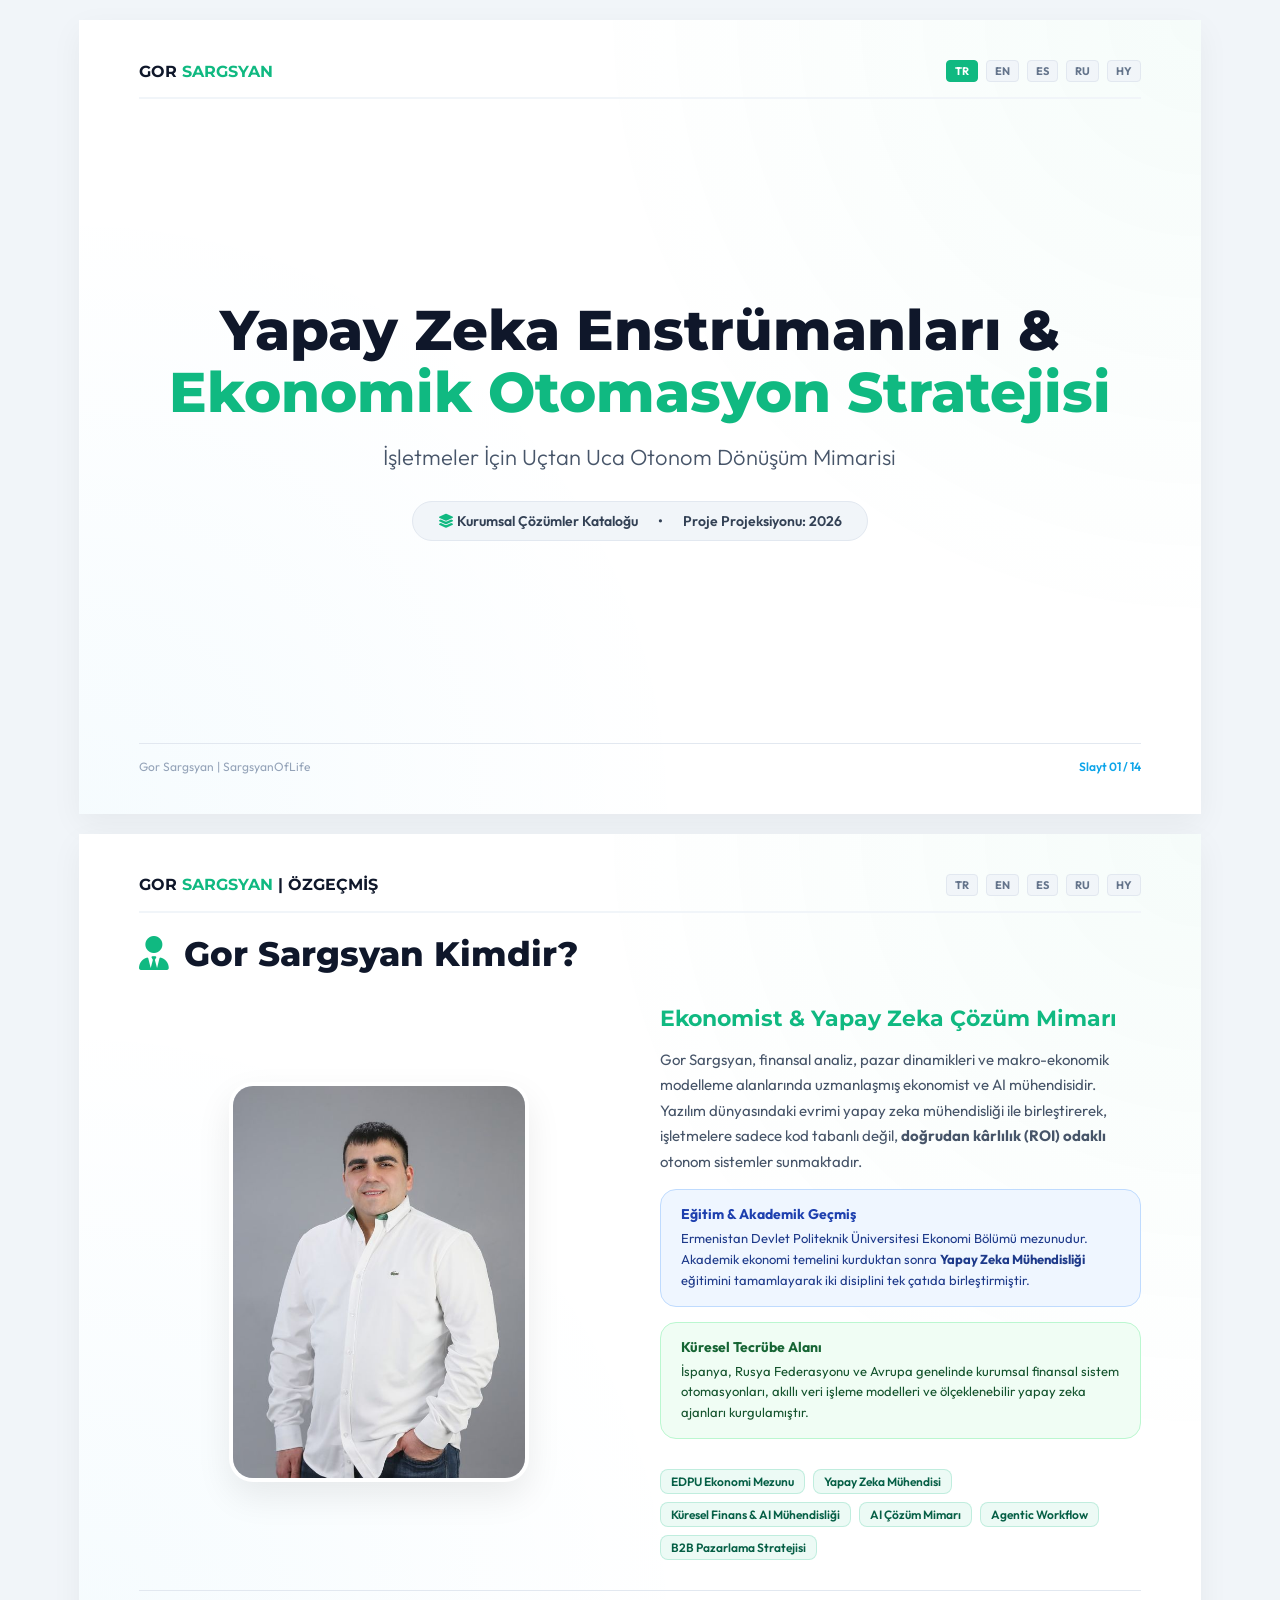
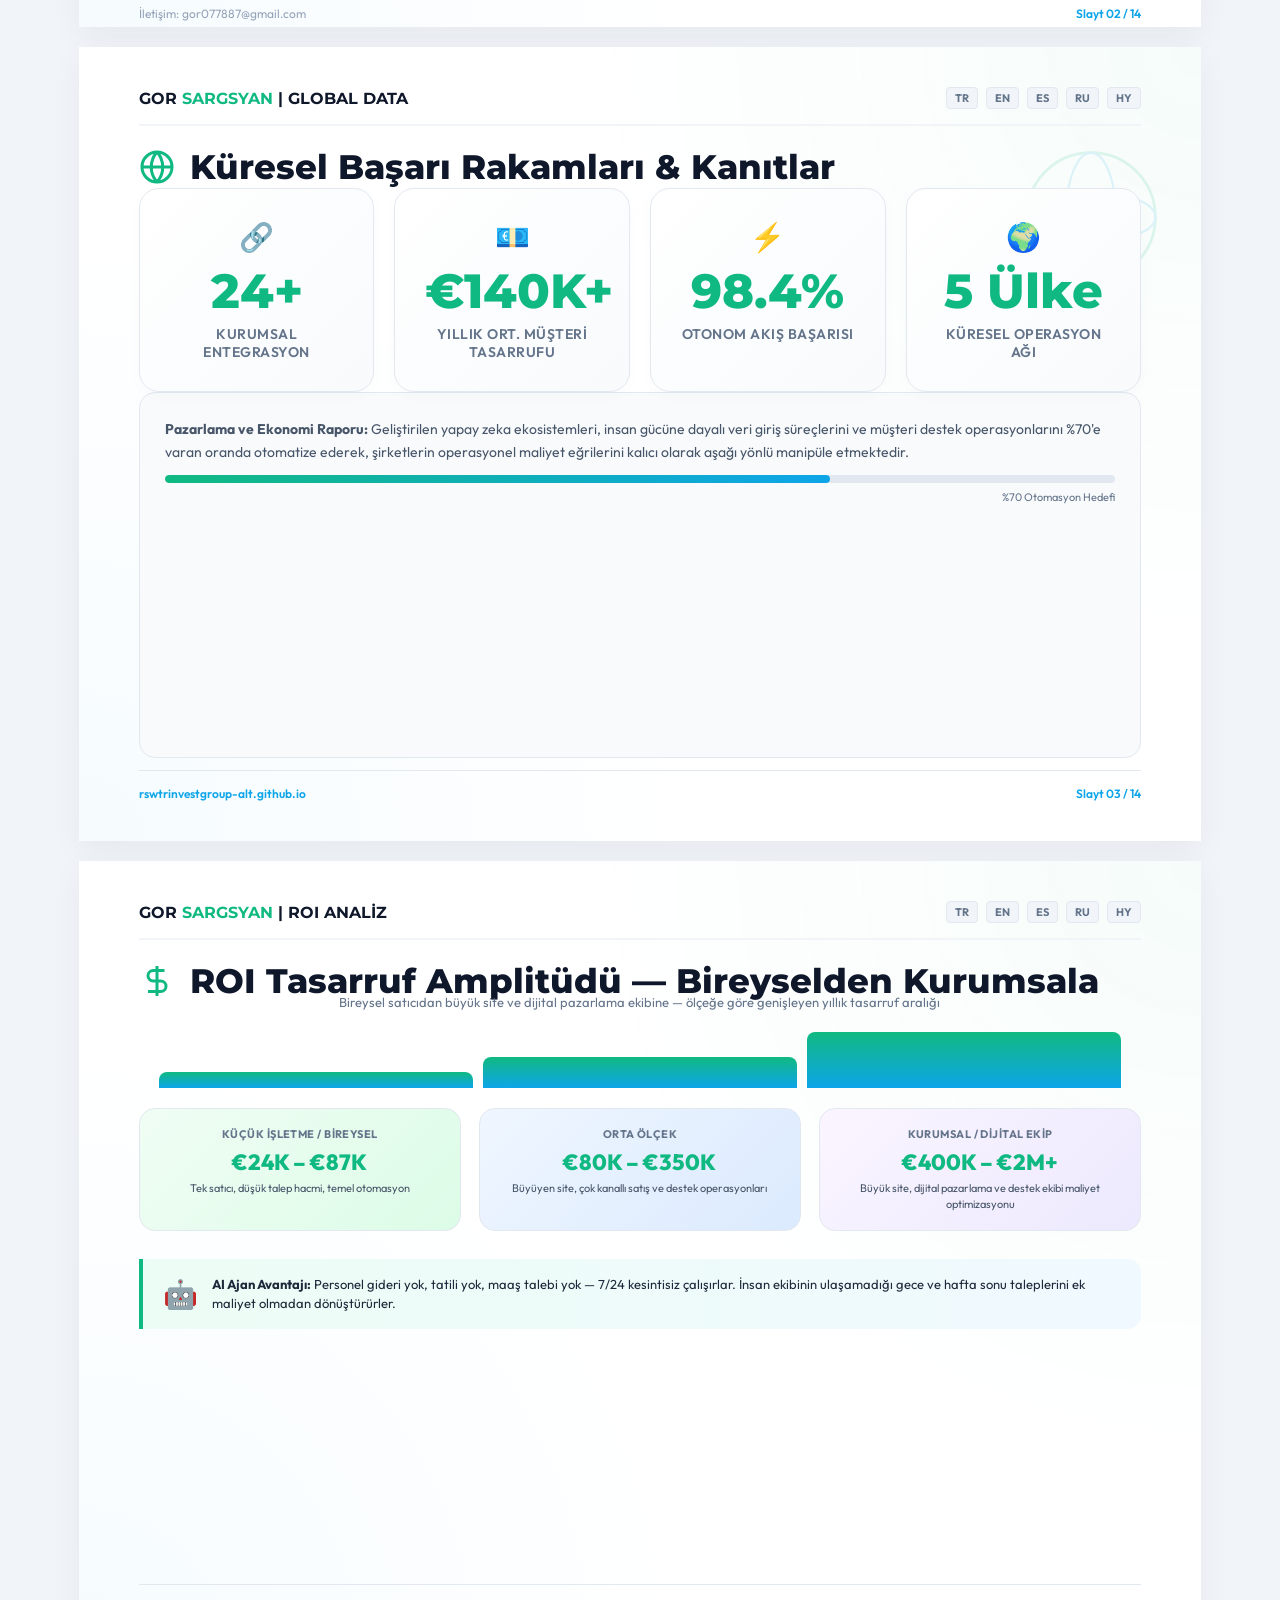
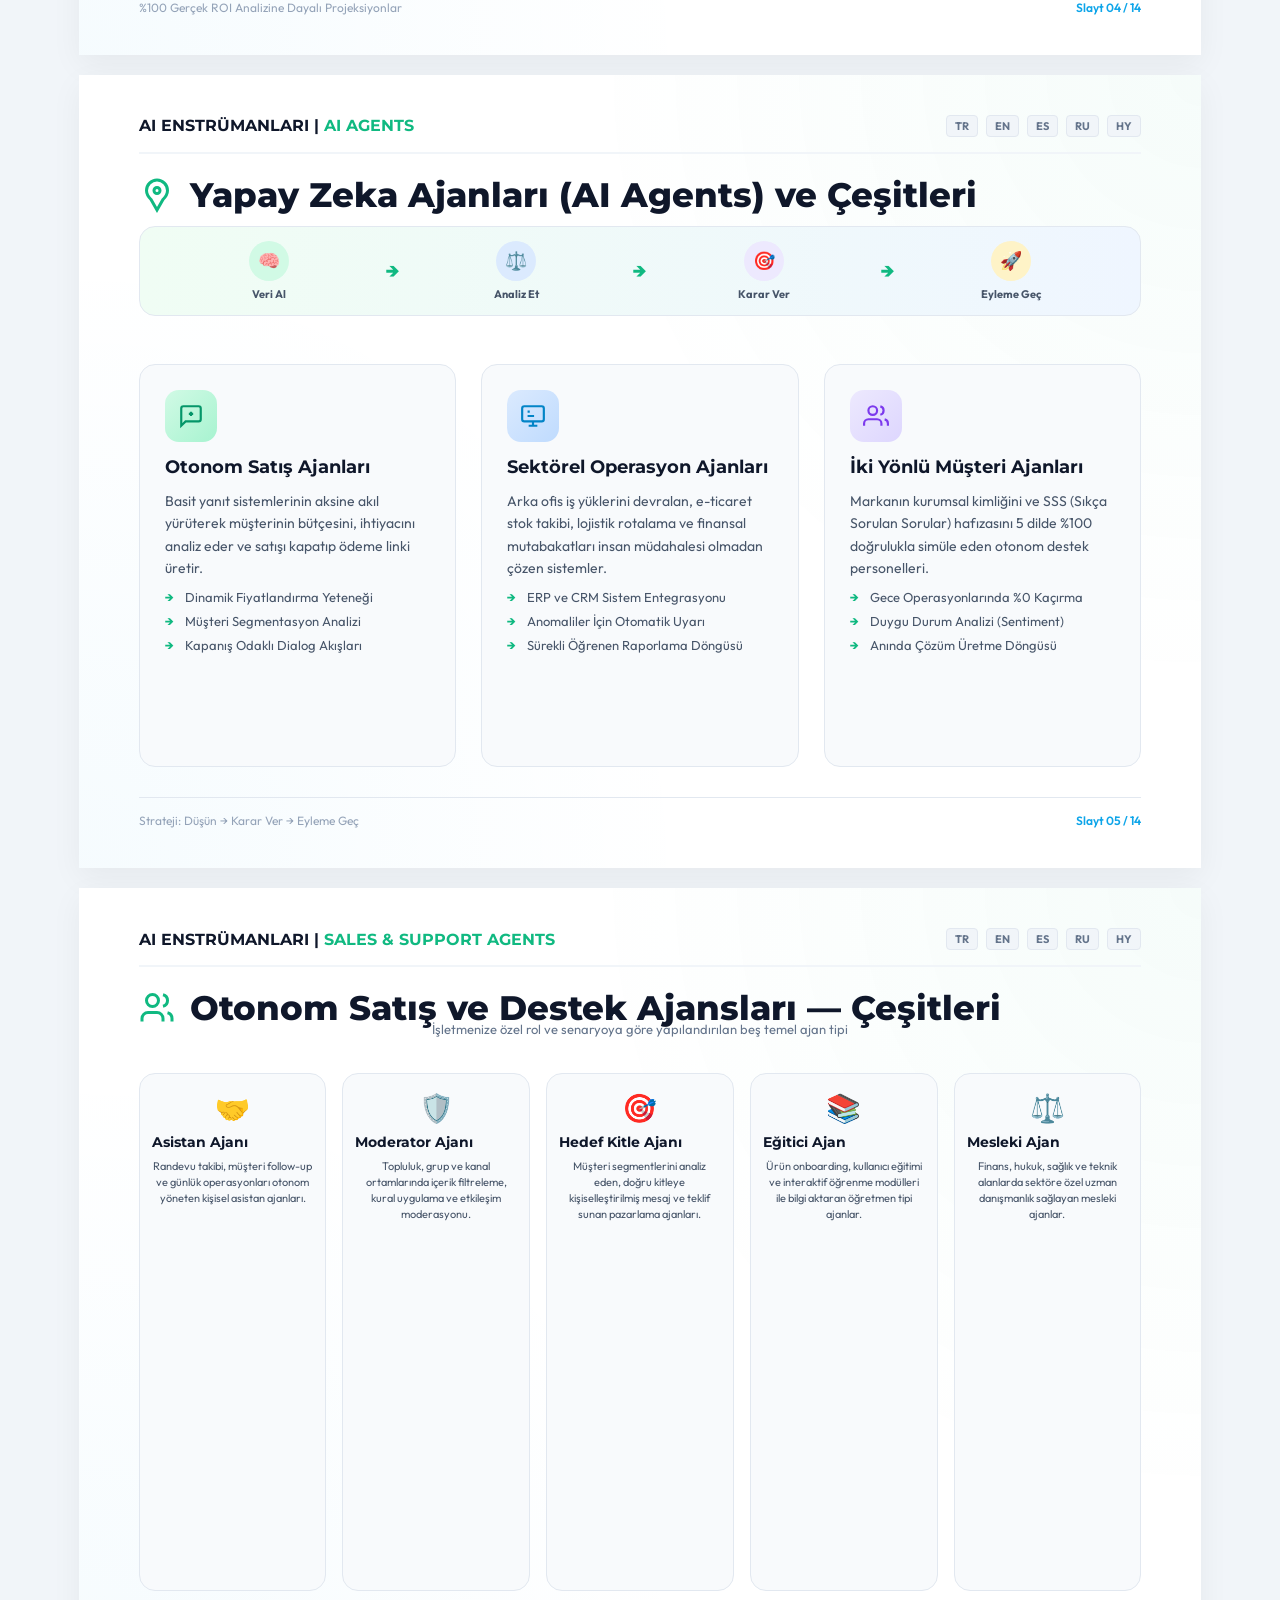
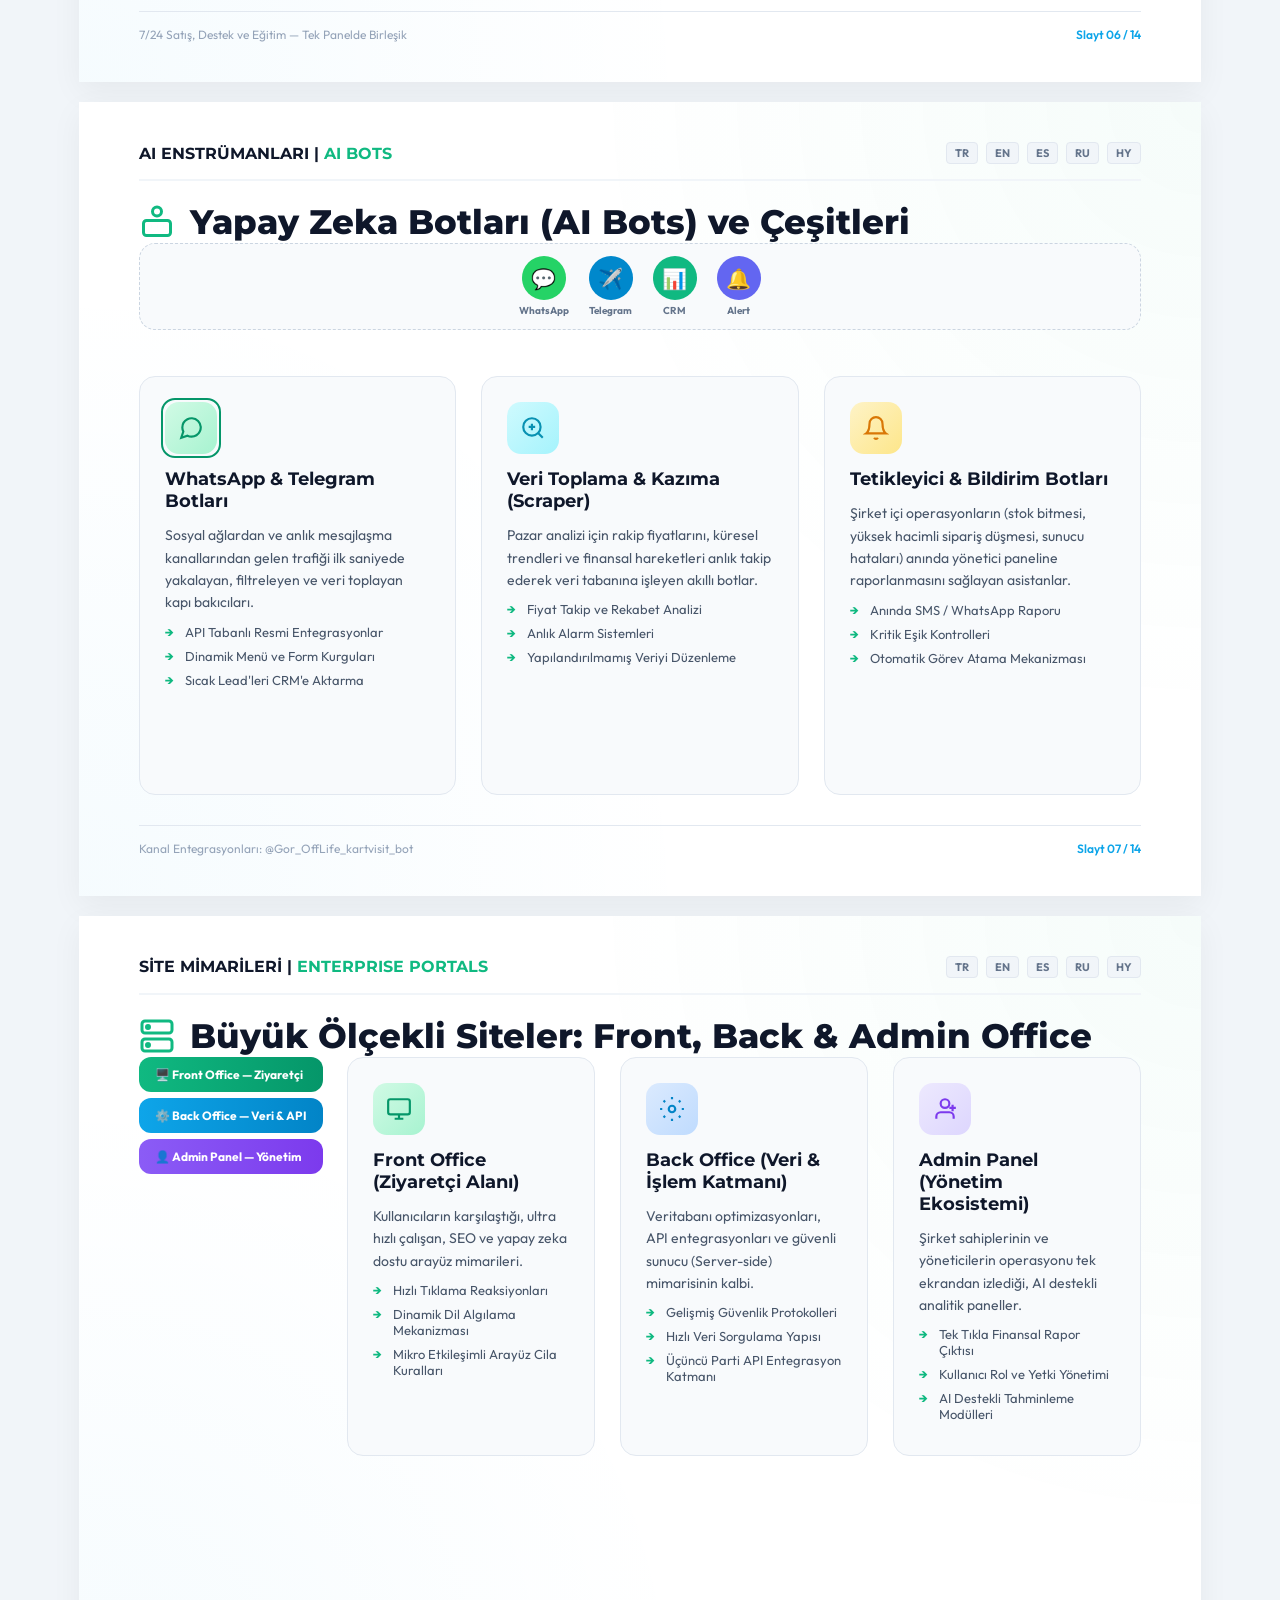
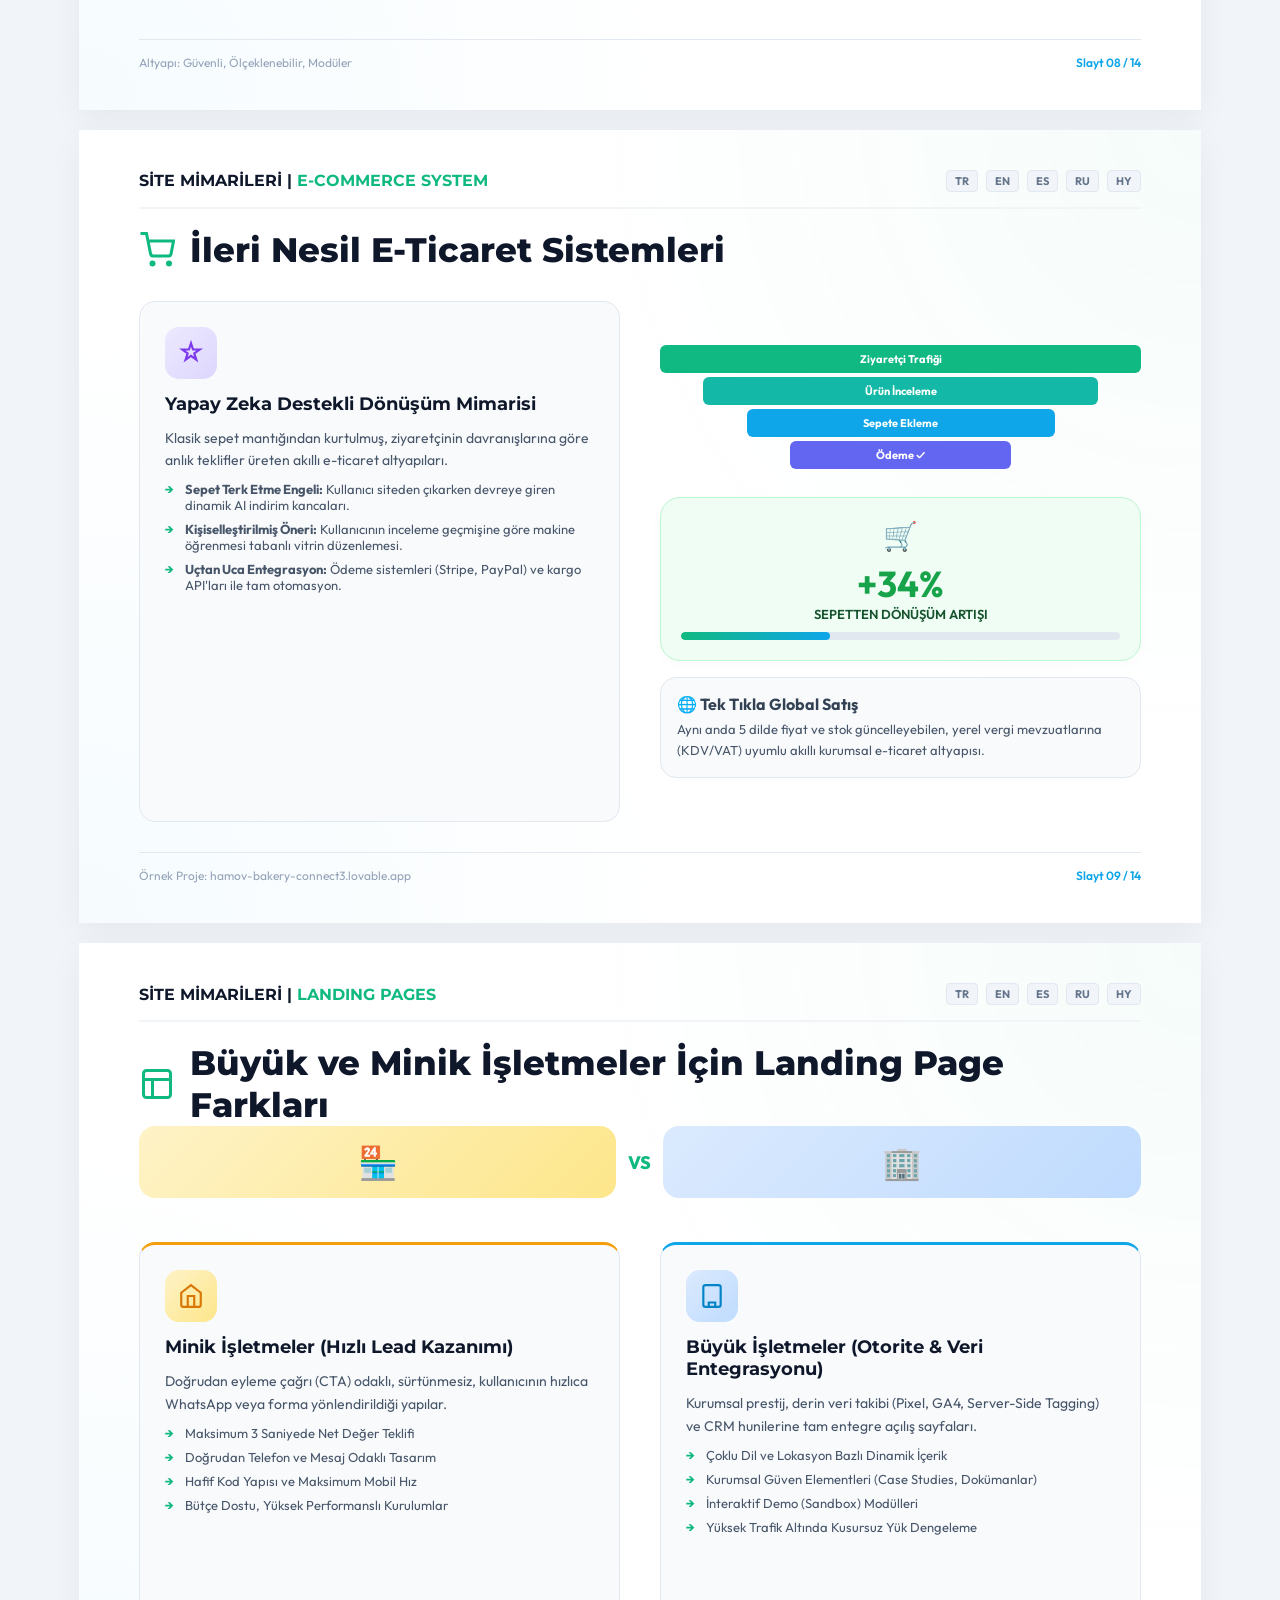
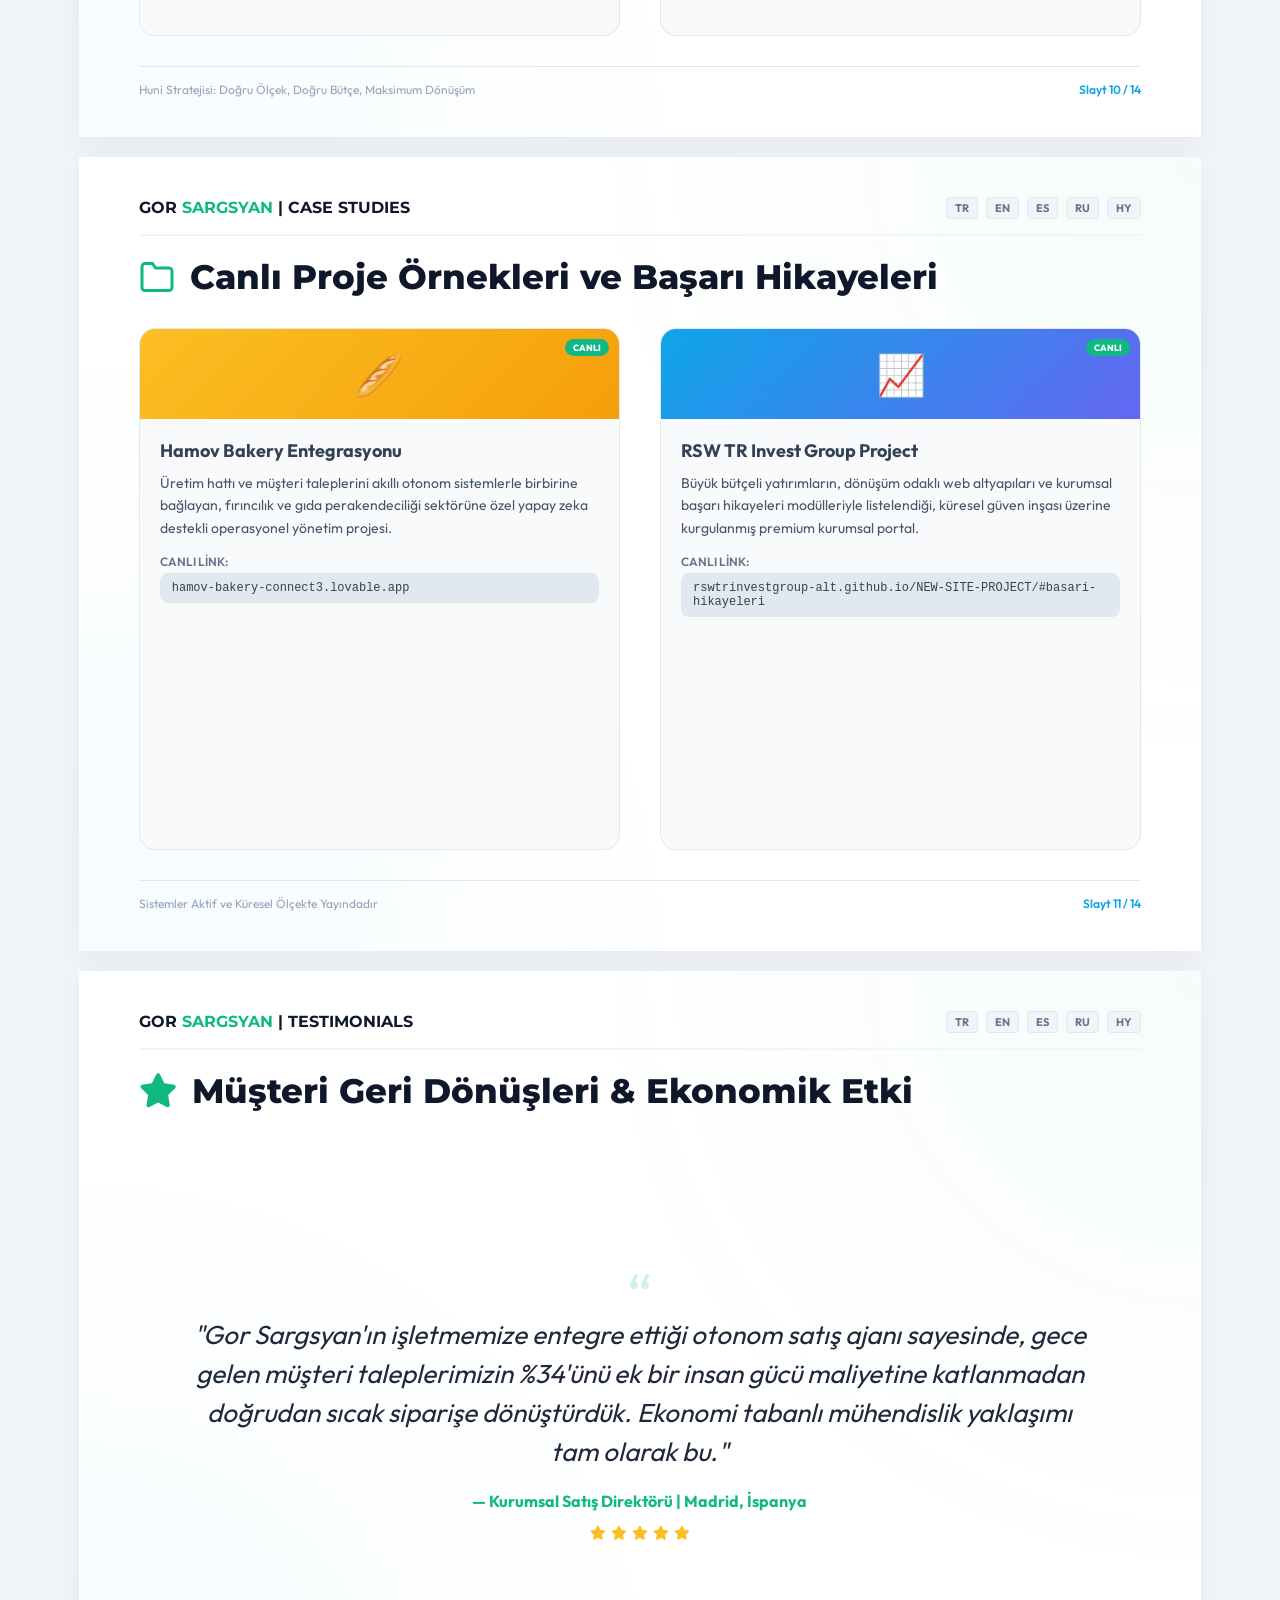
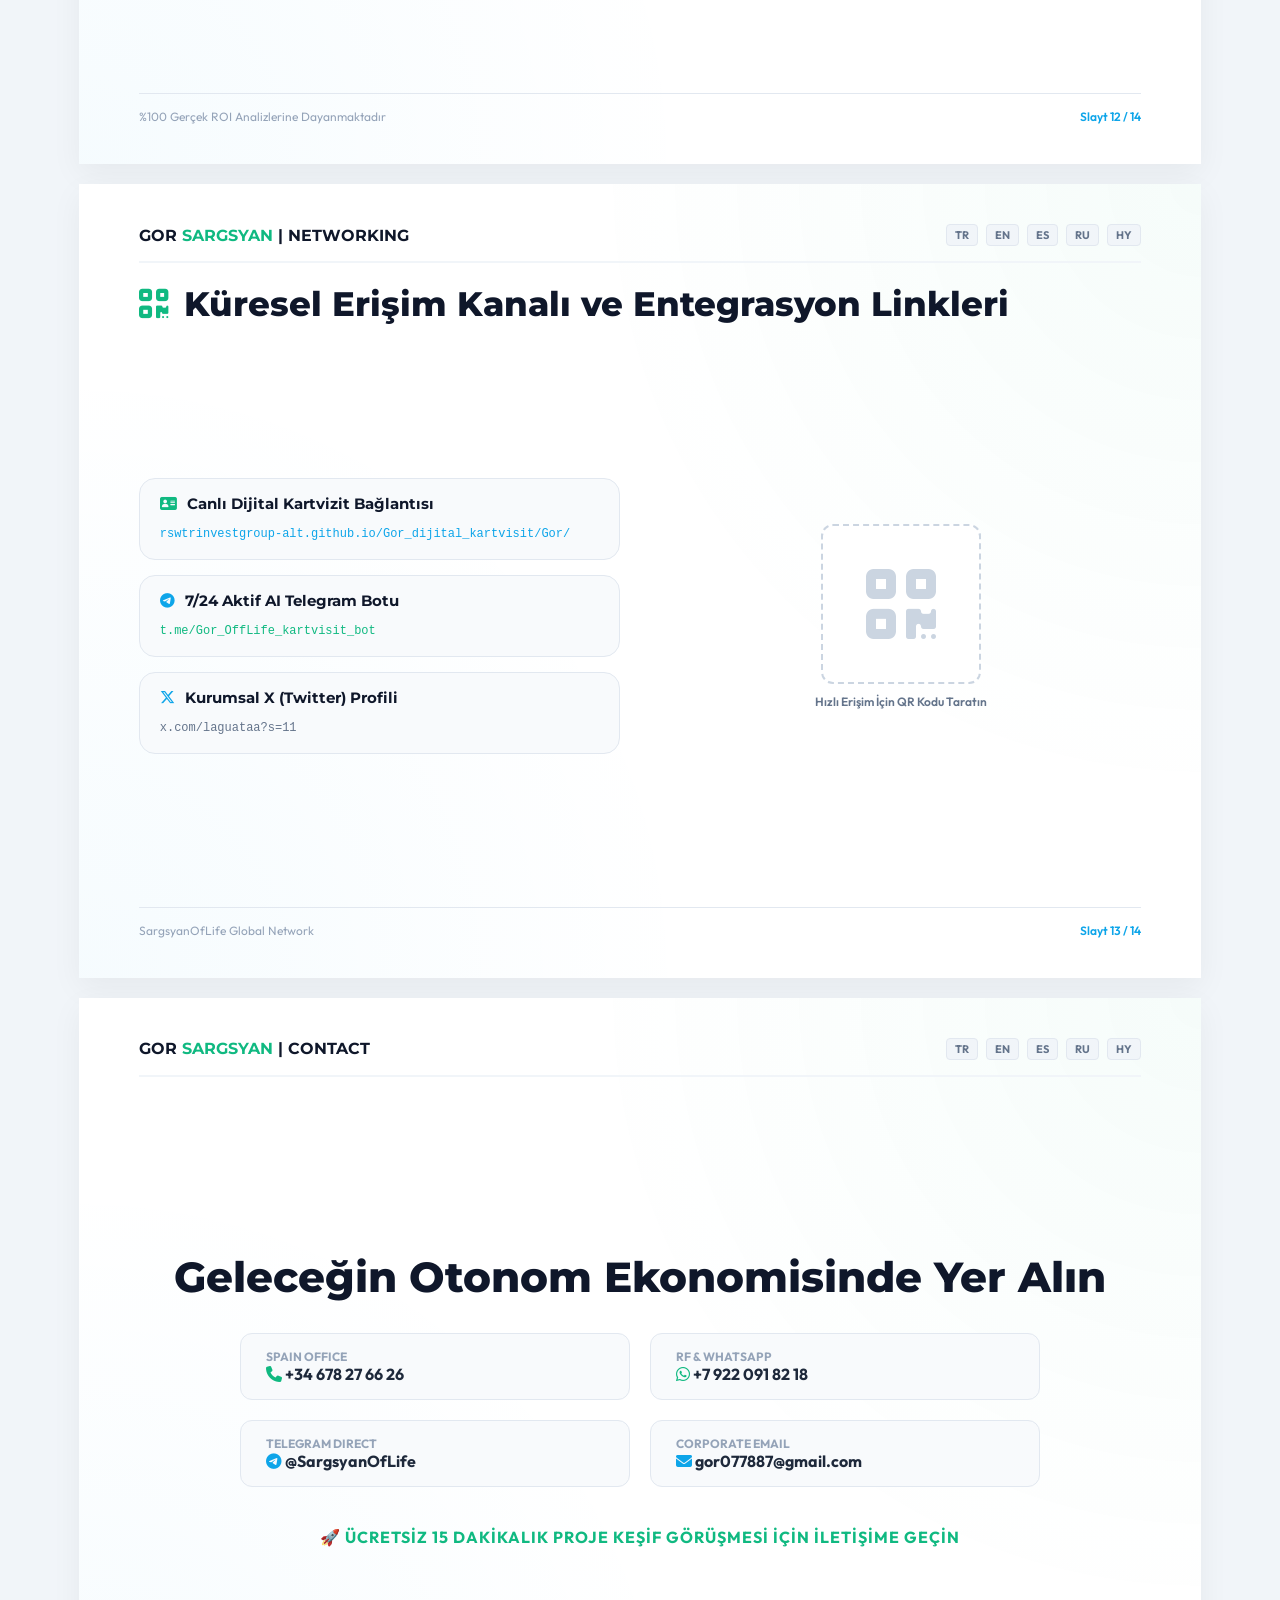
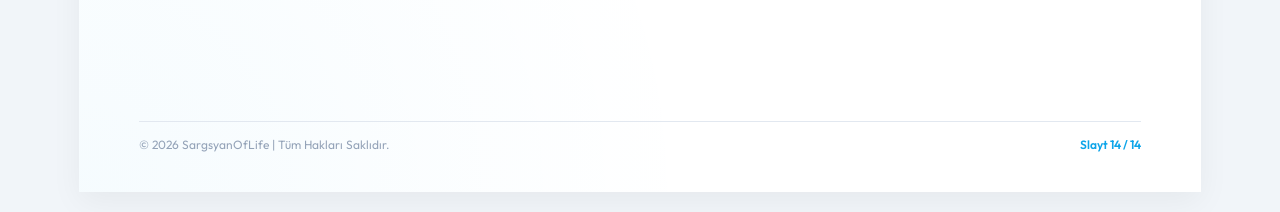
<file: sunum.html>
<!DOCTYPE html>
<html lang="tr">
<head>
    <meta charset="UTF-8">
    <meta name="viewport" content="width=device-width, initial-scale=1.0">
    <title>Gor Sargsyan | Global AI & Ekonomi Strateji Sunumu</title>
    <link rel="preconnect" href="https://fonts.googleapis.com">
    <link rel="preconnect" href="https://fonts.gstatic.com" crossorigin>
    <link href="https://fonts.googleapis.com/css2?family=Montserrat:wght@500;700;800&family=Outfit:wght@300;400;600&display=swap" rel="stylesheet">
    <link rel="stylesheet" href="https://cdnjs.cloudflare.com/ajax/libs/font-awesome/6.5.1/css/all.min.css">
    <style>
        /* PDF Çıktı ve Ekran Düzeni İçin A4 Yatay Standartları */
        * { box-sizing: border-box; margin: 0; padding: 0; }
        body { background-color: #f1f5f9; font-family: 'Outfit', sans-serif; color: #334155; }
        
        .slide {
            width: 297mm;
            height: 210mm;
            background: #ffffff;
            margin: 20px auto;
            padding: 40px 60px;
            position: relative;
            overflow: hidden;
            display: flex;
            flex-direction: column;
            justify-content: space-between;
            box-shadow: 0 10px 30px rgba(0,0,0,0.05);
            page-break-after: always;
        }

        /* Canlı ve Ferah Arka Plan Akışları */
        .slide::before {
            content: ''; position: absolute; top: 0; left: 0; width: 100%; height: 100%;
            background: radial-gradient(circle at top right, rgba(16, 185, 129, 0.04), transparent 45%),
                        radial-gradient(circle at bottom left, rgba(14, 165, 233, 0.04), transparent 45%);
            z-index: 0;
        }
        .slide > * { position: relative; z-index: 1; }

        /* Üst ve Alt Kurumsal Bilgi Kuşakları */
        .slide-header { display: flex; justify-content: space-between; align-items: center; border-bottom: 2px solid #f1f5f9; padding-bottom: 15px; }
        .slide-header .brand { font-family: 'Montserrat', sans-serif; font-weight: 700; font-size: 16px; color: #0f172a; }
        .slide-header .brand span { color: #10b981; }
        .slide-header .languages { display: flex; gap: 8px; font-size: 11px; font-weight: 700; color: #64748b; }
        .slide-header .languages span { background: #f1f5f9; padding: 3px 8px; border-radius: 4px; border: 1px solid #e2e8f0; }
        .slide-header .languages .active { background: #10b981; color: white; border-color: #10b981; }
        
        .slide-footer { display: flex; justify-content: space-between; align-items: center; border-top: 1px solid #e2e8f0; padding-top: 15px; font-size: 12px; color: #94a3b8; }
        .slide-footer .footer-links { font-weight: 600; color: #0ea5e9; }

        /* Tipografi */
        h1, h2, h3 { font-family: 'Montserrat', sans-serif; color: #0f172a; }
        .slide-title { font-size: 34px; font-weight: 800; color: #0f172a; margin-top: 20px; display: flex; align-items: center; gap: 15px; }
        .slide-title i { color: #10b981; }
        
        /* Grid ve Düzen Yapıları */
        .grid-2 { display: grid; grid-template-columns: 1fr 1fr; gap: 40px; align-items: center; flex-grow: 1; margin: 30px 0; }
        .grid-3 { display: grid; grid-template-columns: 1fr 1fr 1fr; gap: 25px; flex-grow: 1; margin: 30px 0; }
        .grid-4 { display: grid; grid-template-columns: repeat(4, 1fr); gap: 20px; flex-grow: 1; margin: 30px 0; }
        .grid-5 { display: grid; grid-template-columns: repeat(5, 1fr); gap: 16px; flex-grow: 1; margin: 20px 0; }
        .agent-type-slide { text-align: center; padding: 16px 12px !important; }
        .agent-type-slide__emoji { font-size: 28px; display: block; margin-bottom: 8px; }
        .agent-type-slide h3 { font-size: 14px !important; margin-bottom: 8px !important; }
        .agent-type-slide p { font-size: 11px !important; line-height: 1.45 !important; margin: 0 !important; }
        
        /* Kurumsal Bileşenler (Cards, Badges) */
        .card { background: #f8fafc; border: 1px solid #e2e8f0; border-radius: 16px; padding: 25px; height: 100%; transition: all 0.3s ease; }
        .card h3 { font-size: 18px; margin-bottom: 12px; color: #0f172a; display: flex; align-items: center; gap: 10px; }
        .card h3 i { color: #0ea5e9; }
        .card p { font-size: 14px; color: #475569; line-height: 1.6; }
        .card ul { list-style: none; margin-top: 10px; }
        .card ul li { font-size: 13px; margin-bottom: 8px; padding-left: 20px; position: relative; color: #475569; }
        .card ul li::before { content: '→'; position: absolute; left: 0; color: #10b981; font-weight: bold; }
        
        .badge-container { display: flex; flex-wrap: wrap; gap: 8px; margin-top: 15px; }
        .badge { background: rgba(16, 185, 129, 0.08); color: #065f46; border: 1px solid rgba(16, 185, 129, 0.2); padding: 4px 10px; border-radius: 8px; font-size: 12px; font-weight: 600; }

        /* Büyük İstatistik Alanları */
        .stat-box { text-align: center; padding: 30px; background: linear-gradient(135deg, #ffffff, #f8fafc); border: 1px solid #e2e8f0; border-radius: 20px; box-shadow: 0 4px 15px rgba(0,0,0,0.02); }
        .stat-number { font-size: 48px; font-weight: 800; color: #10b981; margin-bottom: 5px; font-family: 'Montserrat', sans-serif; }
        .stat-label { font-size: 14px; color: #64748b; font-weight: 600; text-transform: uppercase; letter-spacing: 0.5px; }

        /* Özgeçmiş Profil Alanı */
        .profile-img-container {
            width: 100%; max-width: 300px; margin: 0 auto; aspect-ratio: 3/4;
            border-radius: 24px; overflow: hidden; border: 4px solid #ffffff;
            box-shadow: 0 15px 35px rgba(0,0,0,0.08); background: #e2e8f0;
            display: flex; align-items: center; justify-content: center;
        }
        .profile-img-container img {
            width: 100%; height: 100%; object-fit: cover;
            object-position: center center; display: block;
        }
        
        /* QR Code & Bot Kısmı */
        .qr-placeholder { width: 160px; height: 160px; background: #fff; border: 2px dashed #cbd5e1; display: flex; align-items: center; justify-content: center; margin: 0 auto; border-radius: 12px; }

        /* === Slayt 3-9 Görsel & Animasyon === */
        @keyframes floatY { 0%,100%{transform:translateY(0)} 50%{transform:translateY(-6px)} }
        @keyframes pulseRing { 0%{transform:scale(1);opacity:.6} 100%{transform:scale(1.5);opacity:0} }
        @keyframes growBar { from{width:0} to{width:var(--w,70%)} }
        @keyframes spinSlow { from{transform:rotate(0deg)} to{transform:rotate(360deg)} }
        @keyframes dashMove { to{stroke-dashoffset:0} }
        @keyframes fadeUp { from{opacity:0;transform:translateY(12px)} to{opacity:1;transform:translateY(0)} }
        @keyframes blink { 0%,100%{opacity:1} 50%{opacity:.35} }

        .slide--rich { overflow: hidden; }
        .slide-deco { position:absolute; z-index:0; pointer-events:none; }
        .slide-body { position:relative; z-index:1; flex-grow:1; display:flex; flex-direction:column; }

        .v-icon-wrap {
            width:52px; height:52px; border-radius:14px; display:flex; align-items:center; justify-content:center;
            margin-bottom:14px; flex-shrink:0;
        }
        .v-icon-wrap--green { background:linear-gradient(135deg,#d1fae5,#a7f3d0); color:#059669; }
        .v-icon-wrap--blue { background:linear-gradient(135deg,#dbeafe,#bfdbfe); color:#0284c7; }
        .v-icon-wrap--purple { background:linear-gradient(135deg,#ede9fe,#ddd6fe); color:#7c3aed; }
        .v-icon-wrap--amber { background:linear-gradient(135deg,#fef3c7,#fde68a); color:#d97706; }
        .v-icon-wrap--cyan { background:linear-gradient(135deg,#cffafe,#a5f3fc); color:#0891b2; }
        .v-icon { width:26px; height:26px; }
        .anim-float { animation: floatY 3s ease-in-out infinite; }
        .anim-float-d1 { animation: floatY 3s ease-in-out .4s infinite; }
        .anim-float-d2 { animation: floatY 3s ease-in-out .8s infinite; }
        .anim-pulse-ring { position:relative; }
        .anim-pulse-ring::after {
            content:''; position:absolute; inset:-4px; border-radius:inherit; border:2px solid currentColor;
            animation: pulseRing 2s ease-out infinite;
        }

        .stat-box--viz { position:relative; overflow:hidden; }
        .stat-box--viz .stat-icon { font-size:28px; margin-bottom:8px; display:block; }
        .stat-box--viz:nth-child(1) { animation: fadeUp .6s ease both; }
        .stat-box--viz:nth-child(2) { animation: fadeUp .6s .1s ease both; }
        .stat-box--viz:nth-child(3) { animation: fadeUp .6s .2s ease both; }
        .stat-box--viz:nth-child(4) { animation: fadeUp .6s .3s ease both; }

        .viz-globe { position:absolute; right:40px; top:100px; width:140px; height:140px; opacity:.12; animation: spinSlow 40s linear infinite; }
        .viz-bar-wrap { margin-top:12px; background:#e2e8f0; border-radius:99px; height:8px; overflow:hidden; }
        .viz-bar { height:100%; background:linear-gradient(90deg,#10b981,#0ea5e9); border-radius:99px; animation: growBar 1.5s ease forwards; width:0; }

        .agent-flow { display:flex; align-items:center; justify-content:center; gap:8px; margin:10px 0 18px; padding:14px 20px; background:linear-gradient(90deg,#f0fdf4,#eff6ff); border-radius:16px; border:1px solid #e2e8f0; }
        .agent-flow__step { text-align:center; flex:1; font-size:11px; font-weight:700; color:#475569; }
        .agent-flow__icon { width:40px; height:40px; margin:0 auto 6px; border-radius:50%; display:flex; align-items:center; justify-content:center; font-size:18px; }
        .agent-flow__arrow { color:#10b981; font-size:20px; font-weight:800; animation: blink 1.5s infinite; }
        .card--viz { display:flex; flex-direction:column; transition: transform .3s; }
        .card--viz:hover { transform: translateY(-4px); }

        .bot-hub { display:flex; justify-content:center; gap:20px; margin-bottom:16px; padding:12px; background:#f8fafc; border-radius:16px; border:1px dashed #cbd5e1; }
        .bot-hub__item { text-align:center; font-size:10px; font-weight:700; color:#64748b; }
        .bot-hub__circle { width:44px; height:44px; border-radius:50%; display:flex; align-items:center; justify-content:center; margin:0 auto 4px; font-size:20px; }

        .arch-stack { display:flex; flex-direction:column; gap:6px; margin-bottom:16px; max-width:320px; }
        .arch-layer { display:flex; align-items:center; gap:12px; padding:10px 16px; border-radius:12px; font-size:12px; font-weight:700; color:#fff; animation: fadeUp .5s ease both; }
        .arch-layer:nth-child(1) { background:linear-gradient(90deg,#10b981,#059669); animation-delay:.1s; }
        .arch-layer:nth-child(2) { background:linear-gradient(90deg,#0ea5e9,#0284c7); animation-delay:.2s; }
        .arch-layer:nth-child(3) { background:linear-gradient(90deg,#8b5cf6,#7c3aed); animation-delay:.3s; }

        .funnel-viz { display:flex; flex-direction:column; align-items:center; gap:4px; margin-bottom:12px; }
        .funnel-step { height:28px; display:flex; align-items:center; justify-content:center; color:#fff; font-size:11px; font-weight:700; border-radius:6px; animation: fadeUp .5s ease both; }
        .funnel-step:nth-child(1) { width:100%; background:#10b981; animation-delay:.1s; }
        .funnel-step:nth-child(2) { width:82%; background:#14b8a6; animation-delay:.2s; }
        .funnel-step:nth-child(3) { width:64%; background:#0ea5e9; animation-delay:.3s; }
        .funnel-step:nth-child(4) { width:46%; background:#6366f1; animation-delay:.4s; }

        .compare-viz { display:grid; grid-template-columns:1fr auto 1fr; gap:12px; align-items:center; margin-bottom:14px; }
        .compare-box { text-align:center; padding:16px; border-radius:16px; font-size:32px; }
        .compare-box--sm { background:linear-gradient(135deg,#fef3c7,#fde68a); }
        .compare-box--lg { background:linear-gradient(135deg,#dbeafe,#bfdbfe); }
        .compare-vs { font-weight:800; color:#10b981; font-size:18px; animation: blink 2s infinite; }

        .project-card { overflow:hidden; padding:0 !important; }
        .project-card__banner { height:90px; display:flex; align-items:center; justify-content:center; font-size:40px; position:relative; }
        .project-card__banner--bakery { background:linear-gradient(135deg,#fbbf24,#f59e0b); }
        .project-card__banner--invest { background:linear-gradient(135deg,#0ea5e9,#6366f1); }
        .project-card__body { padding:20px; }
        .project-card__live { position:absolute; top:10px; right:10px; background:#10b981; color:#fff; font-size:9px; font-weight:800; padding:3px 8px; border-radius:99px; animation: blink 2s infinite; }

        .slide-title .title-icon { width:36px; height:36px; color:#10b981; flex-shrink:0; }

        .roi-tiers { display:grid; grid-template-columns:repeat(3,1fr); gap:18px; margin:16px 0; }
        .roi-tier { padding:18px; border-radius:16px; text-align:center; animation:fadeUp .5s ease both; border:1px solid #e2e8f0; }
        .roi-tier:nth-child(1) { background:linear-gradient(135deg,#f0fdf4,#dcfce7); animation-delay:.1s; }
        .roi-tier:nth-child(2) { background:linear-gradient(135deg,#eff6ff,#dbeafe); animation-delay:.2s; }
        .roi-tier:nth-child(3) { background:linear-gradient(135deg,#faf5ff,#ede9fe); animation-delay:.3s; }
        .roi-tier__label { font-size:11px; font-weight:700; color:#64748b; text-transform:uppercase; letter-spacing:.04em; margin-bottom:8px; }
        .roi-tier__range { font-size:22px; font-weight:800; color:#10b981; line-height:1.2; margin-bottom:6px; }
        .roi-tier__desc { font-size:11px; color:#475569; line-height:1.4; }
        .roi-perks-banner {
            display:flex; align-items:center; gap:14px; padding:14px 20px; margin-top:12px;
            background:linear-gradient(90deg,#ecfdf5,#f0f9ff); border-left:4px solid #10b981; border-radius:0 14px 14px 0;
            font-size:13px; color:#1e293b; line-height:1.5;
        }
        .roi-perks-banner__icon { font-size:28px; flex-shrink:0; }
        .roi-amplitude-viz { display:flex; align-items:flex-end; gap:10px; height:56px; margin:10px 0 4px; padding:0 20px; }
        .roi-amp-bar { flex:1; border-radius:8px 8px 0 0; background:linear-gradient(180deg,#10b981,#0ea5e9); animation:growBar 1.2s ease both; }
        .roi-amp-bar:nth-child(1) { height:28%; --w:100%; animation-delay:.1s; }
        .roi-amp-bar:nth-child(2) { height:55%; animation-delay:.2s; }
        .roi-amp-bar:nth-child(3) { height:100%; animation-delay:.3s; }

        @media print {
            * { -webkit-print-color-adjust: exact !important; print-color-adjust: exact !important; }
            body { background-color: #f1f5f9 !important; }
            .slide { margin: 0; box-shadow: none; border: none; width: 297mm; height: 210mm; page-break-after: always; }
            .slide::before { display: block !important; }
            .stat-box, .card, .badge, .profile-img-container { break-inside: avoid; }
        }
    </style>
</head>
<body>

    <div class="slide" id="slayt1">
        <div class="slide-header">
            <div class="brand">GOR <span>SARGSYAN</span></div>
            <div class="languages"><span class="active">TR</span><span>EN</span><span>ES</span><span>RU</span><span>HY</span></div>
        </div>
        <div class="content-area" style="text-align: center; margin: auto 0;">
            <h1 style="font-size: 56px; color: #0f172a; margin-bottom: 20px; font-weight: 800; line-height: 1.1;">
                Yapay Zeka Enstrümanları & <br><span style="color: #10b981;">Ekonomik Otomasyon Stratejisi</span>
            </h1>
            <p style="font-size: 22px; color: #475569; max-width: 800px; margin: 0 auto 30px; font-weight: 300;">
                İşletmeler İçin Uçtan Uca Otonom Dönüşüm Mimarisi
            </p>
            <div style="display: inline-flex; gap: 20px; background: #f1f5f9; padding: 10px 25px; border-radius: 30px; border: 1px solid #e2e8f0; font-weight: 600; font-size: 14px; color: #334155;">
                <span><i class="fa-solid fa-layer-group" style="color: #10b981;"></i> Kurumsal Çözümler Kataloğu</span>
                <span>•</span>
                <span>Proje Projeksiyonu: 2026</span>
            </div>
        </div>
        <div class="slide-footer">
            <span>Gor Sargsyan | SargsyanOfLife</span>
            <span class="footer-links">Slayt 01 / 14</span>
        </div>
    </div>

    <div class="slide" id="slayt2">
        <div class="slide-header">
            <div class="brand">GOR <span>SARGSYAN</span> | ÖZGEÇMİŞ</div>
            <div class="languages"><span>TR</span><span>EN</span><span>ES</span><span>RU</span><span>HY</span></div>
        </div>
        <h2 class="slide-title"><i class="fa-solid fa-user-tie"></i> Gor Sargsyan Kimdir?</h2>
        <div class="grid-2">
            <div class="profile-img-container">
                <img src="assets/gor_main_pres.jpg" alt="Gor Sargsyan">
            </div>
            <div style="display: flex; flex-direction: column; justify-content: center; gap: 15px;">
                <h3 style="font-size: 22px; color: #10b981; font-weight: 700;">Ekonomist & Yapay Zeka Çözüm Mimarı</h3>
                <p style="font-size: 15px; color: #475569; line-height: 1.7;">
                    Gor Sargsyan, finansal analiz, pazar dinamikleri ve makro-ekonomik modelleme alanlarında uzmanlaşmış ekonomist ve AI mühendisidir. Yazılım dünyasındaki evrimi yapay zeka mühendisliği ile birleştirerek, işletmelere sadece kod tabanlı değil, <strong>doğrudan kârlılık (ROI) odaklı</strong> otonom sistemler sunmaktadır.
                </p>
                <div class="card" style="padding: 15px 20px; background: #eff6ff; border-color: #bfdbfe;">
                    <h4 style="font-weight: 700; color: #1e40af; font-size: 14px; margin-bottom: 5px;">Eğitim & Akademik Geçmiş</h4>
                    <p style="font-size: 13px; color: #1e3a8a; line-height: 1.6;">Ermenistan Devlet Politeknik Üniversitesi Ekonomi Bölümü mezunudur. Akademik ekonomi temelini kurduktan sonra <strong>Yapay Zeka Mühendisliği</strong> eğitimini tamamlayarak iki disiplini tek çatıda birleştirmiştir.</p>
                </div>
                <div class="card" style="padding: 15px 20px; background: #f0fdf4; border-color: #bbf7d0;">
                    <h4 style="font-weight: 700; color: #166534; font-size: 14px; margin-bottom: 5px;">Küresel Tecrübe Alanı</h4>
                    <p style="font-size: 13px; color: #14532d;">İspanya, Rusya Federasyonu ve Avrupa genelinde kurumsal finansal sistem otomasyonları, akıllı veri işleme modelleri ve ölçeklenebilir yapay zeka ajanları kurgulamıştır.</p>
                </div>
                <div class="badge-container">
                    <span class="badge">EDPU Ekonomi Mezunu</span>
                    <span class="badge">Yapay Zeka Mühendisi</span>
                    <span class="badge">Küresel Finans & AI Mühendisliği</span>
                    <span class="badge">AI Çözüm Mimarı</span>
                    <span class="badge">Agentic Workflow</span>
                    <span class="badge">B2B Pazarlama Stratejisi</span>
                </div>
            </div>
        </div>
        <div class="slide-footer">
            <span>İletişim: gor077887@gmail.com</span>
            <span class="footer-links">Slayt 02 / 14</span>
        </div>
    </div>

    <div class="slide slide--rich" id="slayt3">
        <svg class="slide-deco viz-globe" viewBox="0 0 100 100" fill="none"><circle cx="50" cy="50" r="46" stroke="#10b981" stroke-width="2"/><ellipse cx="50" cy="50" rx="46" ry="18" stroke="#0ea5e9" stroke-width="1.5"/><ellipse cx="50" cy="50" rx="18" ry="46" stroke="#0ea5e9" stroke-width="1.5"/><circle cx="30" cy="38" r="3" fill="#10b981"/><circle cx="68" cy="55" r="3" fill="#10b981"/><circle cx="45" cy="72" r="3" fill="#0ea5e9"/></svg>
        <div class="slide-header">
            <div class="brand">GOR <span>SARGSYAN</span> | GLOBAL DATA</div>
            <div class="languages"><span>TR</span><span>EN</span><span>ES</span><span>RU</span><span>HY</span></div>
        </div>
        <div class="slide-body">
            <h2 class="slide-title">
                <svg class="title-icon anim-float" viewBox="0 0 24 24" fill="none" stroke="currentColor" stroke-width="2"><circle cx="12" cy="12" r="10"/><path d="M2 12h20M12 2a15 15 0 0 1 0 20M12 2a15 15 0 0 0 0 20"/></svg>
                Küresel Başarı Rakamları & Kanıtlar
            </h2>
            <div class="grid-4" style="margin: auto 0;">
                <div class="stat-box stat-box--viz">
                    <span class="stat-icon anim-float">🔗</span>
                    <div class="stat-number">24+</div>
                    <div class="stat-label">Kurumsal Entegrasyon</div>
                </div>
                <div class="stat-box stat-box--viz">
                    <span class="stat-icon anim-float-d1">💶</span>
                    <div class="stat-number">€140K+</div>
                    <div class="stat-label">Yıllık Ort. Müşteri Tasarrufu</div>
                </div>
                <div class="stat-box stat-box--viz">
                    <span class="stat-icon anim-float-d2">⚡</span>
                    <div class="stat-number">98.4%</div>
                    <div class="stat-label">Otonom Akış Başarısı</div>
                </div>
                <div class="stat-box stat-box--viz">
                    <span class="stat-icon anim-float">🌍</span>
                    <div class="stat-number">5 Ülke</div>
                    <div class="stat-label">Küresel Operasyon Ağı</div>
                </div>
            </div>
            <div class="card" style="margin-bottom: 12px;">
                <p><strong>Pazarlama ve Ekonomi Raporu:</strong> Geliştirilen yapay zeka ekosistemleri, insan gücüne dayalı veri giriş süreçlerini ve müşteri destek operasyonlarını %70'e varan oranda otomatize ederek, şirketlerin operasyonel maliyet eğrilerini kalıcı olarak aşağı yönlü manipüle etmektedir.</p>
                <div class="viz-bar-wrap"><div class="viz-bar" style="--w:70%"></div></div>
                <p style="font-size:11px;color:#64748b;margin-top:6px;text-align:right;">%70 Otomasyon Hedefi</p>
            </div>
        </div>
        <div class="slide-footer">
            <span class="footer-links">rswtrinvestgroup-alt.github.io</span>
            <span class="footer-links">Slayt 03 / 14</span>
        </div>
    </div>

    <div class="slide slide--rich" id="slayt3b">
        <div class="slide-header">
            <div class="brand">GOR <span>SARGSYAN</span> | ROI ANALİZ</div>
            <div class="languages"><span>TR</span><span>EN</span><span>ES</span><span>RU</span><span>HY</span></div>
        </div>
        <div class="slide-body">
            <h2 class="slide-title">
                <svg class="title-icon anim-float" viewBox="0 0 24 24" fill="none" stroke="currentColor" stroke-width="2"><path d="M12 2v20M17 5H9.5a3.5 3.5 0 0 0 0 7h5a3.5 3.5 0 0 1 0 7H6"/></svg>
                ROI Tasarruf Amplitüdü — Bireyselden Kurumsala
            </h2>
            <p style="text-align:center;color:#64748b;font-size:13px;margin:-8px 0 12px;">Bireysel satıcıdan büyük site ve dijital pazarlama ekibine — ölçeğe göre genişleyen yıllık tasarruf aralığı</p>
            <div class="roi-amplitude-viz">
                <div class="roi-amp-bar"></div>
                <div class="roi-amp-bar"></div>
                <div class="roi-amp-bar"></div>
            </div>
            <div class="roi-tiers">
                <div class="roi-tier">
                    <div class="roi-tier__label">Küçük İşletme / Bireysel</div>
                    <div class="roi-tier__range">€24K – €87K</div>
                    <div class="roi-tier__desc">Tek satıcı, düşük talep hacmi, temel otomasyon</div>
                </div>
                <div class="roi-tier">
                    <div class="roi-tier__label">Orta Ölçek</div>
                    <div class="roi-tier__range">€80K – €350K</div>
                    <div class="roi-tier__desc">Büyüyen site, çok kanallı satış ve destek operasyonları</div>
                </div>
                <div class="roi-tier">
                    <div class="roi-tier__label">Kurumsal / Dijital Ekip</div>
                    <div class="roi-tier__range">€400K – €2M+</div>
                    <div class="roi-tier__desc">Büyük site, dijital pazarlama ve destek ekibi maliyet optimizasyonu</div>
                </div>
            </div>
            <div class="roi-perks-banner">
                <span class="roi-perks-banner__icon anim-float">🤖</span>
                <p><strong>AI Ajan Avantajı:</strong> Personel gideri yok, tatili yok, maaş talebi yok — 7/24 kesintisiz çalışırlar. İnsan ekibinin ulaşamadığı gece ve hafta sonu taleplerini ek maliyet olmadan dönüştürürler.</p>
            </div>
        </div>
        <div class="slide-footer">
            <span>%100 Gerçek ROI Analizine Dayalı Projeksiyonlar</span>
            <span class="footer-links">Slayt 04 / 14</span>
        </div>
    </div>

    <div class="slide slide--rich" id="slayt4">
        <div class="slide-header">
            <div class="brand">AI ENSTRÜMANLARI | <span>AI AGENTS</span></div>
            <div class="languages"><span>TR</span><span>EN</span><span>ES</span><span>RU</span><span>HY</span></div>
        </div>
        <div class="slide-body">
            <h2 class="slide-title">
                <svg class="title-icon anim-pulse-ring" viewBox="0 0 24 24" fill="none" stroke="currentColor" stroke-width="2"><path d="M12 2a7 7 0 0 1 7 7c0 2.5-1.5 4.5-3 6l-4 7-4-7c-1.5-1.5-3-3.5-3-6a7 7 0 0 1 7-7z"/><circle cx="12" cy="9" r="2"/></svg>
                Yapay Zeka Ajanları (AI Agents) ve Çeşitleri
            </h2>
            <div class="agent-flow">
                <div class="agent-flow__step"><div class="agent-flow__icon" style="background:#d1fae5;">🧠</div>Veri Al</div>
                <span class="agent-flow__arrow">→</span>
                <div class="agent-flow__step"><div class="agent-flow__icon" style="background:#dbeafe;">⚖️</div>Analiz Et</div>
                <span class="agent-flow__arrow">→</span>
                <div class="agent-flow__step"><div class="agent-flow__icon" style="background:#ede9fe;">🎯</div>Karar Ver</div>
                <span class="agent-flow__arrow">→</span>
                <div class="agent-flow__step"><div class="agent-flow__icon" style="background:#fef3c7;">🚀</div>Eyleme Geç</div>
            </div>
            <div class="grid-3">
                <div class="card card--viz">
                    <div class="v-icon-wrap v-icon-wrap--green anim-float"><svg class="v-icon" viewBox="0 0 24 24" fill="none" stroke="currentColor" stroke-width="2"><path d="M21 15a2 2 0 0 1-2 2H7l-4 4V5a2 2 0 0 1 2-2h14a2 2 0 0 1 2 2z"/><path d="M12 8v4M10 10h4"/></svg></div>
                    <h3>Otonom Satış Ajanları</h3>
                    <p>Basit yanıt sistemlerinin aksine akıl yürüterek müşterinin bütçesini, ihtiyacını analiz eder ve satışı kapatıp ödeme linki üretir.</p>
                    <ul>
                        <li>Dinamik Fiyatlandırma Yeteneği</li>
                        <li>Müşteri Segmentasyon Analizi</li>
                        <li>Kapanış Odaklı Dialog Akışları</li>
                    </ul>
                </div>
                <div class="card card--viz">
                    <div class="v-icon-wrap v-icon-wrap--blue anim-float-d1"><svg class="v-icon" viewBox="0 0 24 24" fill="none" stroke="currentColor" stroke-width="2"><rect x="2" y="3" width="20" height="14" rx="2"/><path d="M8 21h8M12 17v4"/><path d="M7 8h2M7 12h6"/></svg></div>
                    <h3>Sektörel Operasyon Ajanları</h3>
                    <p>Arka ofis iş yüklerini devralan, e-ticaret stok takibi, lojistik rotalama ve finansal mutabakatları insan müdahalesi olmadan çözen sistemler.</p>
                    <ul>
                        <li>ERP ve CRM Sistem Entegrasyonu</li>
                        <li>Anomaliler İçin Otomatik Uyarı</li>
                        <li>Sürekli Öğrenen Raporlama Döngüsü</li>
                    </ul>
                </div>
                <div class="card card--viz">
                    <div class="v-icon-wrap v-icon-wrap--purple anim-float-d2"><svg class="v-icon" viewBox="0 0 24 24" fill="none" stroke="currentColor" stroke-width="2"><path d="M17 21v-2a4 4 0 0 0-4-4H5a4 4 0 0 0-4 4v2"/><circle cx="9" cy="7" r="4"/><path d="M23 21v-2a4 4 0 0 0-3-3.87M16 3.13a4 4 0 0 1 0 7.75"/></svg></div>
                    <h3>İki Yönlü Müşteri Ajanları</h3>
                    <p>Markanın kurumsal kimliğini ve SSS (Sıkça Sorulan Sorular) hafızasını 5 dilde %100 doğrulukla simüle eden otonom destek personelleri.</p>
                    <ul>
                        <li>Gece Operasyonlarında %0 Kaçırma</li>
                        <li>Duygu Durum Analizi (Sentiment)</li>
                        <li>Anında Çözüm Üretme Döngüsü</li>
                    </ul>
                </div>
            </div>
        </div>
        <div class="slide-footer">
            <span>Strateji: Düşün → Karar Ver → Eyleme Geç</span>
            <span class="footer-links">Slayt 05 / 14</span>
        </div>
    </div>

    <div class="slide slide--rich" id="slayt4b">
        <div class="slide-header">
            <div class="brand">AI ENSTRÜMANLARI | <span>SALES & SUPPORT AGENTS</span></div>
            <div class="languages"><span>TR</span><span>EN</span><span>ES</span><span>RU</span><span>HY</span></div>
        </div>
        <div class="slide-body">
            <h2 class="slide-title">
                <svg class="title-icon anim-float" viewBox="0 0 24 24" fill="none" stroke="currentColor" stroke-width="2"><path d="M16 21v-2a4 4 0 0 0-4-4H6a4 4 0 0 0-4 4v2"/><circle cx="9" cy="7" r="4"/><path d="M22 21v-2a4 4 0 0 0-3-3.87M16 3.13a4 4 0 0 1 0 7.75"/></svg>
                Otonom Satış ve Destek Ajansları — Çeşitleri
            </h2>
            <p style="text-align:center;color:#64748b;font-size:13px;margin:-8px 0 16px;">İşletmenize özel rol ve senaryoya göre yapılandırılan beş temel ajan tipi</p>
            <div class="grid-5">
                <div class="card card--viz agent-type-slide">
                    <span class="agent-type-slide__emoji anim-float">🤝</span>
                    <h3>Asistan Ajanı</h3>
                    <p>Randevu takibi, müşteri follow-up ve günlük operasyonları otonom yöneten kişisel asistan ajanları.</p>
                </div>
                <div class="card card--viz agent-type-slide">
                    <span class="agent-type-slide__emoji anim-float-d1">🛡️</span>
                    <h3>Moderator Ajanı</h3>
                    <p>Topluluk, grup ve kanal ortamlarında içerik filtreleme, kural uygulama ve etkileşim moderasyonu.</p>
                </div>
                <div class="card card--viz agent-type-slide">
                    <span class="agent-type-slide__emoji anim-float-d2">🎯</span>
                    <h3>Hedef Kitle Ajanı</h3>
                    <p>Müşteri segmentlerini analiz eden, doğru kitleye kişiselleştirilmiş mesaj ve teklif sunan pazarlama ajanları.</p>
                </div>
                <div class="card card--viz agent-type-slide">
                    <span class="agent-type-slide__emoji anim-float">📚</span>
                    <h3>Eğitici Ajan</h3>
                    <p>Ürün onboarding, kullanıcı eğitimi ve interaktif öğrenme modülleri ile bilgi aktaran öğretmen tipi ajanlar.</p>
                </div>
                <div class="card card--viz agent-type-slide">
                    <span class="agent-type-slide__emoji anim-float-d1">⚖️</span>
                    <h3>Mesleki Ajan</h3>
                    <p>Finans, hukuk, sağlık ve teknik alanlarda sektöre özel uzman danışmanlık sağlayan mesleki ajanlar.</p>
                </div>
            </div>
        </div>
        <div class="slide-footer">
            <span>7/24 Satış, Destek ve Eğitim — Tek Panelde Birleşik</span>
            <span class="footer-links">Slayt 06 / 14</span>
        </div>
    </div>

    <div class="slide slide--rich" id="slayt5">
        <div class="slide-header">
            <div class="brand">AI ENSTRÜMANLARI | <span>AI BOTS</span></div>
            <div class="languages"><span>TR</span><span>EN</span><span>ES</span><span>RU</span><span>HY</span></div>
        </div>
        <div class="slide-body">
            <h2 class="slide-title">
                <svg class="title-icon anim-float" viewBox="0 0 24 24" fill="none" stroke="currentColor" stroke-width="2"><rect x="3" y="11" width="18" height="10" rx="2"/><circle cx="12" cy="5" r="3"/><path d="M8 15h.01M12 15h.01M16 15h.01"/></svg>
                Yapay Zeka Botları (AI Bots) ve Çeşitleri
            </h2>
            <div class="bot-hub">
                <div class="bot-hub__item"><div class="bot-hub__circle anim-float" style="background:#25D366;color:#fff;">💬</div>WhatsApp</div>
                <div class="bot-hub__item"><div class="bot-hub__circle anim-float-d1" style="background:#0088cc;color:#fff;">✈️</div>Telegram</div>
                <div class="bot-hub__item"><div class="bot-hub__circle anim-float-d2" style="background:#10b981;color:#fff;">📊</div>CRM</div>
                <div class="bot-hub__item"><div class="bot-hub__circle anim-float" style="background:#6366f1;color:#fff;">🔔</div>Alert</div>
            </div>
            <div class="grid-3">
                <div class="card card--viz">
                    <div class="v-icon-wrap v-icon-wrap--green anim-pulse-ring"><svg class="v-icon" viewBox="0 0 24 24" fill="none" stroke="currentColor" stroke-width="2"><path d="M21 11.5a8.38 8.38 0 0 1-.9 3.8 8.5 8.5 0 0 1-7.6 4.7 8.38 8.38 0 0 1-3.8-.9L3 21l1.9-5.7a8.38 8.38 0 0 1-.9-3.8 8.5 8.5 0 0 1 4.7-7.6 8.38 8.38 0 0 1 3.8-.9h.5a8.48 8.48 0 0 1 8 8v.5z"/></svg></div>
                    <h3>WhatsApp & Telegram Botları</h3>
                    <p>Sosyal ağlardan ve anlık mesajlaşma kanallarından gelen trafiği ilk saniyede yakalayan, filtreleyen ve veri toplayan kapı bakıcıları.</p>
                    <ul>
                        <li>API Tabanlı Resmi Entegrasyonlar</li>
                        <li>Dinamik Menü ve Form Kurguları</li>
                        <li>Sıcak Lead'leri CRM'e Aktarma</li>
                    </ul>
                </div>
                <div class="card card--viz">
                    <div class="v-icon-wrap v-icon-wrap--cyan anim-float-d1"><svg class="v-icon" viewBox="0 0 24 24" fill="none" stroke="currentColor" stroke-width="2"><circle cx="11" cy="11" r="8"/><path d="m21 21-4.3-4.3"/><path d="M11 8v6M8 11h6"/></svg></div>
                    <h3>Veri Toplama & Kazıma (Scraper)</h3>
                    <p>Pazar analizi için rakip fiyatlarını, küresel trendleri ve finansal hareketleri anlık takip ederek veri tabanına işleyen akıllı botlar.</p>
                    <ul>
                        <li>Fiyat Takip ve Rekabet Analizi</li>
                        <li>Anlık Alarm Sistemleri</li>
                        <li>Yapılandırılmamış Veriyi Düzenleme</li>
                    </ul>
                </div>
                <div class="card card--viz">
                    <div class="v-icon-wrap v-icon-wrap--amber anim-float-d2"><svg class="v-icon" viewBox="0 0 24 24" fill="none" stroke="currentColor" stroke-width="2"><path d="M18 8A6 6 0 0 0 6 8c0 7-3 9-3 9h18s-3-2-3-9"/><path d="M13.73 21a2 2 0 0 1-3.46 0"/></svg></div>
                    <h3>Tetikleyici & Bildirim Botları</h3>
                    <p>Şirket içi operasyonların (stok bitmesi, yüksek hacimli sipariş düşmesi, sunucu hataları) anında yönetici paneline raporlanmasını sağlayan asistanlar.</p>
                    <ul>
                        <li>Anında SMS / WhatsApp Raporu</li>
                        <li>Kritik Eşik Kontrolleri</li>
                        <li>Otomatik Görev Atama Mekanizması</li>
                    </ul>
                </div>
            </div>
        </div>
        <div class="slide-footer">
            <span>Kanal Entegrasyonları: @Gor_OffLife_kartvisit_bot</span>
            <span class="footer-links">Slayt 07 / 14</span>
        </div>
    </div>

    <div class="slide slide--rich" id="slayt6">
        <div class="slide-header">
            <div class="brand">SİTE MİMARİLERİ | <span>ENTERPRISE PORTALS</span></div>
            <div class="languages"><span>TR</span><span>EN</span><span>ES</span><span>RU</span><span>HY</span></div>
        </div>
        <div class="slide-body">
            <h2 class="slide-title">
                <svg class="title-icon" viewBox="0 0 24 24" fill="none" stroke="currentColor" stroke-width="2"><rect x="2" y="2" width="20" height="8" rx="2"/><rect x="2" y="14" width="20" height="8" rx="2"/><circle cx="6" cy="6" r="1" fill="currentColor"/><circle cx="6" cy="18" r="1" fill="currentColor"/></svg>
                Büyük Ölçekli Siteler: Front, Back & Admin Office
            </h2>
            <div style="display:grid;grid-template-columns:auto 1fr;gap:24px;align-items:start;">
                <div class="arch-stack">
                    <div class="arch-layer">🖥️ Front Office — Ziyaretçi</div>
                    <div class="arch-layer">⚙️ Back Office — Veri & API</div>
                    <div class="arch-layer">👤 Admin Panel — Yönetim</div>
                </div>
                <div class="grid-3" style="margin:0;">
                    <div class="card card--viz">
                        <div class="v-icon-wrap v-icon-wrap--green anim-float"><svg class="v-icon" viewBox="0 0 24 24" fill="none" stroke="currentColor" stroke-width="2"><rect x="2" y="3" width="20" height="14" rx="2"/><path d="M8 21h8M12 17v4"/></svg></div>
                        <h3>Front Office (Ziyaretçi Alanı)</h3>
                        <p>Kullanıcıların karşılaştığı, ultra hızlı çalışan, SEO ve yapay zeka dostu arayüz mimarileri.</p>
                        <ul>
                            <li>Hızlı Tıklama Reaksiyonları</li>
                            <li>Dinamik Dil Algılama Mekanizması</li>
                            <li>Mikro Etkileşimli Arayüz Cila Kuralları</li>
                        </ul>
                    </div>
                    <div class="card card--viz">
                        <div class="v-icon-wrap v-icon-wrap--blue anim-float-d1"><svg class="v-icon" viewBox="0 0 24 24" fill="none" stroke="currentColor" stroke-width="2"><circle cx="12" cy="12" r="3"/><path d="M12 1v2M12 21v2M4.22 4.22l1.42 1.42M18.36 18.36l1.42 1.42M1 12h2M21 12h2M4.22 19.78l1.42-1.42M18.36 5.64l1.42-1.42"/></svg></div>
                        <h3>Back Office (Veri & İşlem Katmanı)</h3>
                        <p>Veritabanı optimizasyonları, API entegrasyonları ve güvenli sunucu (Server-side) mimarisinin kalbi.</p>
                        <ul>
                            <li>Gelişmiş Güvenlik Protokolleri</li>
                            <li>Hızlı Veri Sorgulama Yapısı</li>
                            <li>Üçüncü Parti API Entegrasyon Katmanı</li>
                        </ul>
                    </div>
                    <div class="card card--viz">
                        <div class="v-icon-wrap v-icon-wrap--purple anim-float-d2"><svg class="v-icon" viewBox="0 0 24 24" fill="none" stroke="currentColor" stroke-width="2"><path d="M20 21v-2a4 4 0 0 0-4-4H8a4 4 0 0 0-4 4v2"/><circle cx="12" cy="7" r="4"/><path d="M16 11h6M19 8v6"/></svg></div>
                        <h3>Admin Panel (Yönetim Ekosistemi)</h3>
                        <p>Şirket sahiplerinin ve yöneticilerin operasyonu tek ekrandan izlediği, AI destekli analitik paneller.</p>
                        <ul>
                            <li>Tek Tıkla Finansal Rapor Çıktısı</li>
                            <li>Kullanıcı Rol ve Yetki Yönetimi</li>
                            <li>AI Destekli Tahminleme Modülleri</li>
                        </ul>
                    </div>
                </div>
            </div>
        </div>
        <div class="slide-footer">
            <span>Altyapı: Güvenli, Ölçeklenebilir, Modüler</span>
            <span class="footer-links">Slayt 08 / 14</span>
        </div>
    </div>

    <div class="slide slide--rich" id="slayt7">
        <div class="slide-header">
            <div class="brand">SİTE MİMARİLERİ | <span>E-COMMERCE SYSTEM</span></div>
            <div class="languages"><span>TR</span><span>EN</span><span>ES</span><span>RU</span><span>HY</span></div>
        </div>
        <div class="slide-body">
            <h2 class="slide-title">
                <svg class="title-icon anim-float" viewBox="0 0 24 24" fill="none" stroke="currentColor" stroke-width="2"><circle cx="9" cy="21" r="1"/><circle cx="20" cy="21" r="1"/><path d="M1 1h4l2.68 13.39a2 2 0 0 0 2 1.61h9.72a2 2 0 0 0 2-1.61L23 6H6"/></svg>
                İleri Nesil E-Ticaret Sistemleri
            </h2>
            <div class="grid-2">
                <div class="card card--viz">
                    <div class="v-icon-wrap v-icon-wrap--purple"><svg class="v-icon" viewBox="0 0 24 24" fill="none" stroke="currentColor" stroke-width="2"><path d="m12 3-1.9 5.8H4l4.9 3.6-1.9 5.8L12 14.6l4.9 3.6-1.9-5.8L20 8.8h-6.1z"/></svg></div>
                    <h3>Yapay Zeka Destekli Dönüşüm Mimarisi</h3>
                    <p>Klasik sepet mantığından kurtulmuş, ziyaretçinin davranışlarına göre anlık teklifler üreten akıllı e-ticaret altyapıları.</p>
                    <ul>
                        <li><strong>Sepet Terk Etme Engeli:</strong> Kullanıcı siteden çıkarken devreye giren dinamik AI indirim kancaları.</li>
                        <li><strong>Kişiselleştirilmiş Öneri:</strong> Kullanıcının inceleme geçmişine göre makine öğrenmesi tabanlı vitrin düzenlemesi.</li>
                        <li><strong>Uçtan Uca Entegrasyon:</strong> Ödeme sistemleri (Stripe, PayPal) ve kargo API'ları ile tam otomasyon.</li>
                    </ul>
                </div>
                <div style="display:flex;flex-direction:column;gap:16px;">
                    <div class="funnel-viz">
                        <div class="funnel-step">Ziyaretçi Trafiği</div>
                        <div class="funnel-step">Ürün İnceleme</div>
                        <div class="funnel-step">Sepete Ekleme</div>
                        <div class="funnel-step">Ödeme ✓</div>
                    </div>
                    <div class="stat-box stat-box--viz" style="padding:20px;background:#f0fdf4;border-color:#bbf7d0;text-align:center;">
                        <span class="stat-icon anim-float">🛒</span>
                        <div style="font-size:36px;font-weight:700;color:#16a34a;">+34%</div>
                        <div style="font-size:13px;font-weight:600;color:#14532d;">SEPETTEN DÖNÜŞÜM ARTIŞI</div>
                        <div class="viz-bar-wrap" style="margin-top:10px;"><div class="viz-bar" style="--w:34%"></div></div>
                    </div>
                    <div class="card" style="padding:16px;">
                        <h4>🌐 Tek Tıkla Global Satış</h4>
                        <p style="font-size:13px;margin-top:5px;">Aynı anda 5 dilde fiyat ve stok güncelleyebilen, yerel vergi mevzuatlarına (KDV/VAT) uyumlu akıllı kurumsal e-ticaret altyapısı.</p>
                    </div>
                </div>
            </div>
        </div>
        <div class="slide-footer">
            <span>Örnek Proje: hamov-bakery-connect3.lovable.app</span>
            <span class="footer-links">Slayt 09 / 14</span>
        </div>
    </div>

    <div class="slide slide--rich" id="slayt8">
        <div class="slide-header">
            <div class="brand">SİTE MİMARİLERİ | <span>LANDING PAGES</span></div>
            <div class="languages"><span>TR</span><span>EN</span><span>ES</span><span>RU</span><span>HY</span></div>
        </div>
        <div class="slide-body">
            <h2 class="slide-title">
                <svg class="title-icon" viewBox="0 0 24 24" fill="none" stroke="currentColor" stroke-width="2"><rect x="3" y="3" width="18" height="18" rx="2"/><path d="M3 9h18M9 21V9"/></svg>
                Büyük ve Minik İşletmeler İçin Landing Page Farkları
            </h2>
            <div class="compare-viz">
                <div class="compare-box compare-box--sm anim-float">🏪</div>
                <div class="compare-vs">VS</div>
                <div class="compare-box compare-box--lg anim-float-d1">🏢</div>
            </div>
            <div class="grid-2">
                <div class="card card--viz" style="border-top:3px solid #f59e0b;">
                    <div class="v-icon-wrap v-icon-wrap--amber anim-float"><svg class="v-icon" viewBox="0 0 24 24" fill="none" stroke="currentColor" stroke-width="2"><path d="M3 9l9-7 9 7v11a2 2 0 0 1-2 2H5a2 2 0 0 1-2-2z"/><path d="M9 22V12h6v10"/></svg></div>
                    <h3>Minik İşletmeler (Hızlı Lead Kazanımı)</h3>
                    <p>Doğrudan eyleme çağrı (CTA) odaklı, sürtünmesiz, kullanıcının hızlıca WhatsApp veya forma yönlendirildiği yapılar.</p>
                    <ul>
                        <li>Maksimum 3 Saniyede Net Değer Teklifi</li>
                        <li>Doğrudan Telefon ve Mesaj Odaklı Tasarım</li>
                        <li>Hafif Kod Yapısı ve Maksimum Mobil Hız</li>
                        <li>Bütçe Dostu, Yüksek Performanslı Kurulumlar</li>
                    </ul>
                </div>
                <div class="card card--viz" style="border-top:3px solid #0ea5e9;">
                    <div class="v-icon-wrap v-icon-wrap--blue anim-float-d1"><svg class="v-icon" viewBox="0 0 24 24" fill="none" stroke="currentColor" stroke-width="2"><rect x="4" y="2" width="16" height="20" rx="2"/><path d="M9 22v-4h6v4M8 6h.01M16 6h.01M12 6h.01M8 10h.01M16 10h.01M12 10h.01M8 14h.01M16 14h.01M12 14h.01"/></svg></div>
                    <h3>Büyük İşletmeler (Otorite & Veri Entegrasyonu)</h3>
                    <p>Kurumsal prestij, derin veri takibi (Pixel, GA4, Server-Side Tagging) ve CRM hunilerine tam entegre açılış sayfaları.</p>
                    <ul>
                        <li>Çoklu Dil ve Lokasyon Bazlı Dinamik İçerik</li>
                        <li>Kurumsal Güven Elementleri (Case Studies, Dokümanlar)</li>
                        <li>İnteraktif Demo (Sandbox) Modülleri</li>
                        <li>Yüksek Trafik Altında Kusursuz Yük Dengeleme</li>
                    </ul>
                </div>
            </div>
        </div>
        <div class="slide-footer">
            <span>Huni Stratejisi: Doğru Ölçek, Doğru Bütçe, Maksimum Dönüşüm</span>
            <span class="footer-links">Slayt 10 / 14</span>
        </div>
    </div>

    <div class="slide slide--rich" id="slayt9">
        <div class="slide-header">
            <div class="brand">GOR <span>SARGSYAN</span> | CASE STUDIES</div>
            <div class="languages"><span>TR</span><span>EN</span><span>ES</span><span>RU</span><span>HY</span></div>
        </div>
        <div class="slide-body">
            <h2 class="slide-title">
                <svg class="title-icon anim-float" viewBox="0 0 24 24" fill="none" stroke="currentColor" stroke-width="2"><path d="M22 19a2 2 0 0 1-2 2H4a2 2 0 0 1-2-2V5a2 2 0 0 1 2-2h5l2 3h9a2 2 0 0 1 2 2z"/></svg>
                Canlı Proje Örnekleri ve Başarı Hikayeleri
            </h2>
            <div class="grid-2">
                <div class="card project-card card--viz">
                    <div class="project-card__banner project-card__banner--bakery anim-float">
                        🥖
                        <span class="project-card__live">CANLI</span>
                    </div>
                    <div class="project-card__body">
                        <strong style="font-size:18px;">Hamov Bakery Entegrasyonu</strong>
                        <p style="font-size:14px;line-height:1.6;margin:10px 0 15px;">
                            Üretim hattı ve müşteri taleplerini akıllı otonom sistemlerle birbirine bağlayan, fırıncılık ve gıda perakendeciliği sektörüne özel yapay zeka destekli operasyonel yönetim projesi.
                        </p>
                        <div style="font-size:12px;color:#64748b;font-weight:600;">CANLI LİNK:</div>
                        <div style="background:#e2e8f0;padding:8px 12px;border-radius:8px;font-family:monospace;font-size:12px;color:#334155;margin-top:4px;">hamov-bakery-connect3.lovable.app</div>
                    </div>
                </div>
                <div class="card project-card card--viz">
                    <div class="project-card__banner project-card__banner--invest anim-float-d1">
                        📈
                        <span class="project-card__live">CANLI</span>
                    </div>
                    <div class="project-card__body">
                        <strong style="font-size:18px;">RSW TR Invest Group Project</strong>
                        <p style="font-size:14px;line-height:1.6;margin:10px 0 15px;">
                            Büyük bütçeli yatırımların, dönüşüm odaklı web altyapıları ve kurumsal başarı hikayeleri modülleriyle listelendiği, küresel güven inşası üzerine kurgulanmış premium kurumsal portal.
                        </p>
                        <div style="font-size:12px;color:#64748b;font-weight:600;">CANLI LİNK:</div>
                        <div style="background:#e2e8f0;padding:8px 12px;border-radius:8px;font-family:monospace;font-size:12px;color:#334155;margin-top:4px;">rswtrinvestgroup-alt.github.io/NEW-SITE-PROJECT/#basari-hikayeleri</div>
                    </div>
                </div>
            </div>
        </div>
        <div class="slide-footer">
            <span>Sistemler Aktif ve Küresel Ölçekte Yayındadır</span>
            <span class="footer-links">Slayt 11 / 14</span>
        </div>
    </div>

    <div class="slide" id="slayt10">
        <div class="slide-header">
            <div class="brand">GOR <span>SARGSYAN</span> | TESTIMONIALS</div>
            <div class="languages"><span>TR</span><span>EN</span><span>ES</span><span>RU</span><span>HY</span></div>
        </div>
        <h2 class="slide-title"><i class="fa-solid fa-star"></i> Müşteri Geri Dönüşleri & Ekonomik Etki</h2>
        <div class="content-area" style="margin: auto 0; text-align: center;">
            <div style="font-size: 60px; color: rgba(16, 185, 129, 0.2); line-height: 1; margin-bottom: -10px;">“</div>
            <blockquote style="font-size: 26px; font-style: italic; color: #1e293b; max-width: 900px; margin: 0 auto 20px; line-height: 1.5; font-weight: 400;">
                "Gor Sargsyan'ın işletmemize entegre ettiği otonom satış ajanı sayesinde, gece gelen müşteri taleplerimizin %34'ünü ek bir insan gücü maliyetine katlanmadan doğrudan sıcak siparişe dönüştürdük. Ekonomi tabanlı mühendislik yaklaşımı tam olarak bu."
            </blockquote>
            <p style="font-size: 16px; font-weight: 700; color: #10b981;">— Kurumsal Satış Direktörü | Madrid, İspanya</p>
            <div style="display: flex; justify-content: center; gap: 5px; color: #fbbf24; margin-top: 15px; font-size: 14px;">
                <i class="fa-solid fa-star"></i><i class="fa-solid fa-star"></i><i class="fa-solid fa-star"></i><i class="fa-solid fa-star"></i><i class="fa-solid fa-star"></i>
            </div>
        </div>
        <div class="slide-footer">
            <span>%100 Gerçek ROI Analizlerine Dayanmaktadır</span>
            <span class="footer-links">Slayt 12 / 14</span>
        </div>
    </div>

    <div class="slide" id="slayt11">
        <div class="slide-header">
            <div class="brand">GOR <span>SARGSYAN</span> | NETWORKING</div>
            <div class="languages"><span>TR</span><span>EN</span><span>ES</span><span>RU</span><span>HY</span></div>
        </div>
        <h2 class="slide-title"><i class="fa-solid fa-qrcode"></i> Küresel Erişim Kanalı ve Entegrasyon Linkleri</h2>
        <div class="grid-2">
            <div style="display: flex; flex-direction: column; gap: 15px;">
                <div class="card" style="padding: 15px 20px;">
                    <h3 style="font-size: 15px;"><i class="fa-solid fa-address-card" style="color:#10b981;"></i> Canlı Dijital Kartvizit Bağlantısı</h3>
                    <p style="font-size: 12px; margin-top: 3px; font-family: monospace; color:#0ea5e9;">rswtrinvestgroup-alt.github.io/Gor_dijital_kartvisit/Gor/</p>
                </div>
                <div class="card" style="padding: 15px 20px;">
                    <h3 style="font-size: 15px;"><i class="fa-brands fa-telegram" style="color:#0ea5e9;"></i> 7/24 Aktif AI Telegram Botu</h3>
                    <p style="font-size: 12px; margin-top: 3px; font-family: monospace; color:#10b981;">t.me/Gor_OffLife_kartvisit_bot</p>
                </div>
                <div class="card" style="padding: 15px 20px;">
                    <h3 style="font-size: 15px;"><i class="fa-brands fa-x-twitter"></i> Kurumsal X (Twitter) Profili</h3>
                    <p style="font-size: 12px; margin-top: 3px; font-family: monospace; color:#64748b;">x.com/laguataa?s=11</p>
                </div>
            </div>
            <div style="text-align: center;">
                <div class="qr-placeholder">
                    <i class="fa-solid fa-qrcode" style="font-size: 80px; color: #cbd5e1;"></i>
                </div>
                <p style="font-size: 12px; color: #64748b; margin-top: 10px; font-weight: 600;">Hızlı Erişim İçin QR Kodu Taratın</p>
            </div>
        </div>
        <div class="slide-footer">
            <span>SargsyanOfLife Global Network</span>
            <span class="footer-links">Slayt 13 / 14</span>
        </div>
    </div>

    <div class="slide" id="slayt12">
        <div class="slide-header">
            <div class="brand">GOR <span>SARGSYAN</span> | CONTACT</div>
            <div class="languages"><span>TR</span><span>EN</span><span>ES</span><span>RU</span><span>HY</span></div>
        </div>
        <div class="content-area" style="text-align: center; margin: auto 0;">
            <h2 style="font-size: 42px; color: #0f172a; margin-bottom: 30px; font-weight: 800;">Geleceğin Otonom Ekonomisinde Yer Alın</h2>
            <div style="display: grid; grid-template-columns: 1fr 1fr; gap: 20px; max-width: 800px; margin: 0 auto; text-align: left;">
                <div style="background: #f8fafc; padding: 15px 25px; border-radius: 12px; border: 1px solid #e2e8f0;">
                    <span style="font-size:12px; color:#94a3b8; font-weight:700; display:block;">SPAIN OFFICE</span>
                    <strong style="font-size:16px; color:#1e293b;"><i class="fa-solid fa-phone" style="color:#10b981;"></i> +34 678 27 66 26</strong>
                </div>
                <div style="background: #f8fafc; padding: 15px 25px; border-radius: 12px; border: 1px solid #e2e8f0;">
                    <span style="font-size:12px; color:#94a3b8; font-weight:700; display:block;">RF & WHATSAPP</span>
                    <strong style="font-size:16px; color:#1e293b;"><i class="fa-brands fa-whatsapp" style="color:#10b981;"></i> +7 922 091 82 18</strong>
                </div>
                <div style="background: #f8fafc; padding: 15px 25px; border-radius: 12px; border: 1px solid #e2e8f0;">
                    <span style="font-size:12px; color:#94a3b8; font-weight:700; display:block;">TELEGRAM DIRECT</span>
                    <strong style="font-size:16px; color:#1e293b;"><i class="fa-brands fa-telegram" style="color:#0ea5e9;"></i> @SargsyanOfLife</strong>
                </div>
                <div style="background: #f8fafc; padding: 15px 25px; border-radius: 12px; border: 1px solid #e2e8f0;">
                    <span style="font-size:12px; color:#94a3b8; font-weight:700; display:block;">CORPORATE EMAIL</span>
                    <strong style="font-size:16px; color:#1e293b;"><i class="fa-solid fa-envelope" style="color:#0ea5e9;"></i> gor077887@gmail.com</strong>
                </div>
            </div>
            <p style="margin-top: 40px; color: #10b981; font-weight: 700; font-size: 16px; letter-spacing: 1px; text-transform: uppercase;">
                🚀 Ücretsiz 15 Dakikalık Proje Keşif Görüşmesi İçin İletişime Geçin
            </p>
        </div>
        <div class="slide-footer">
            <span>© 2026 SargsyanOfLife | Tüm Hakları Saklıdır.</span>
            <span class="footer-links">Slayt 14 / 14</span>
        </div>
    </div>

</body>
</html>
</file>
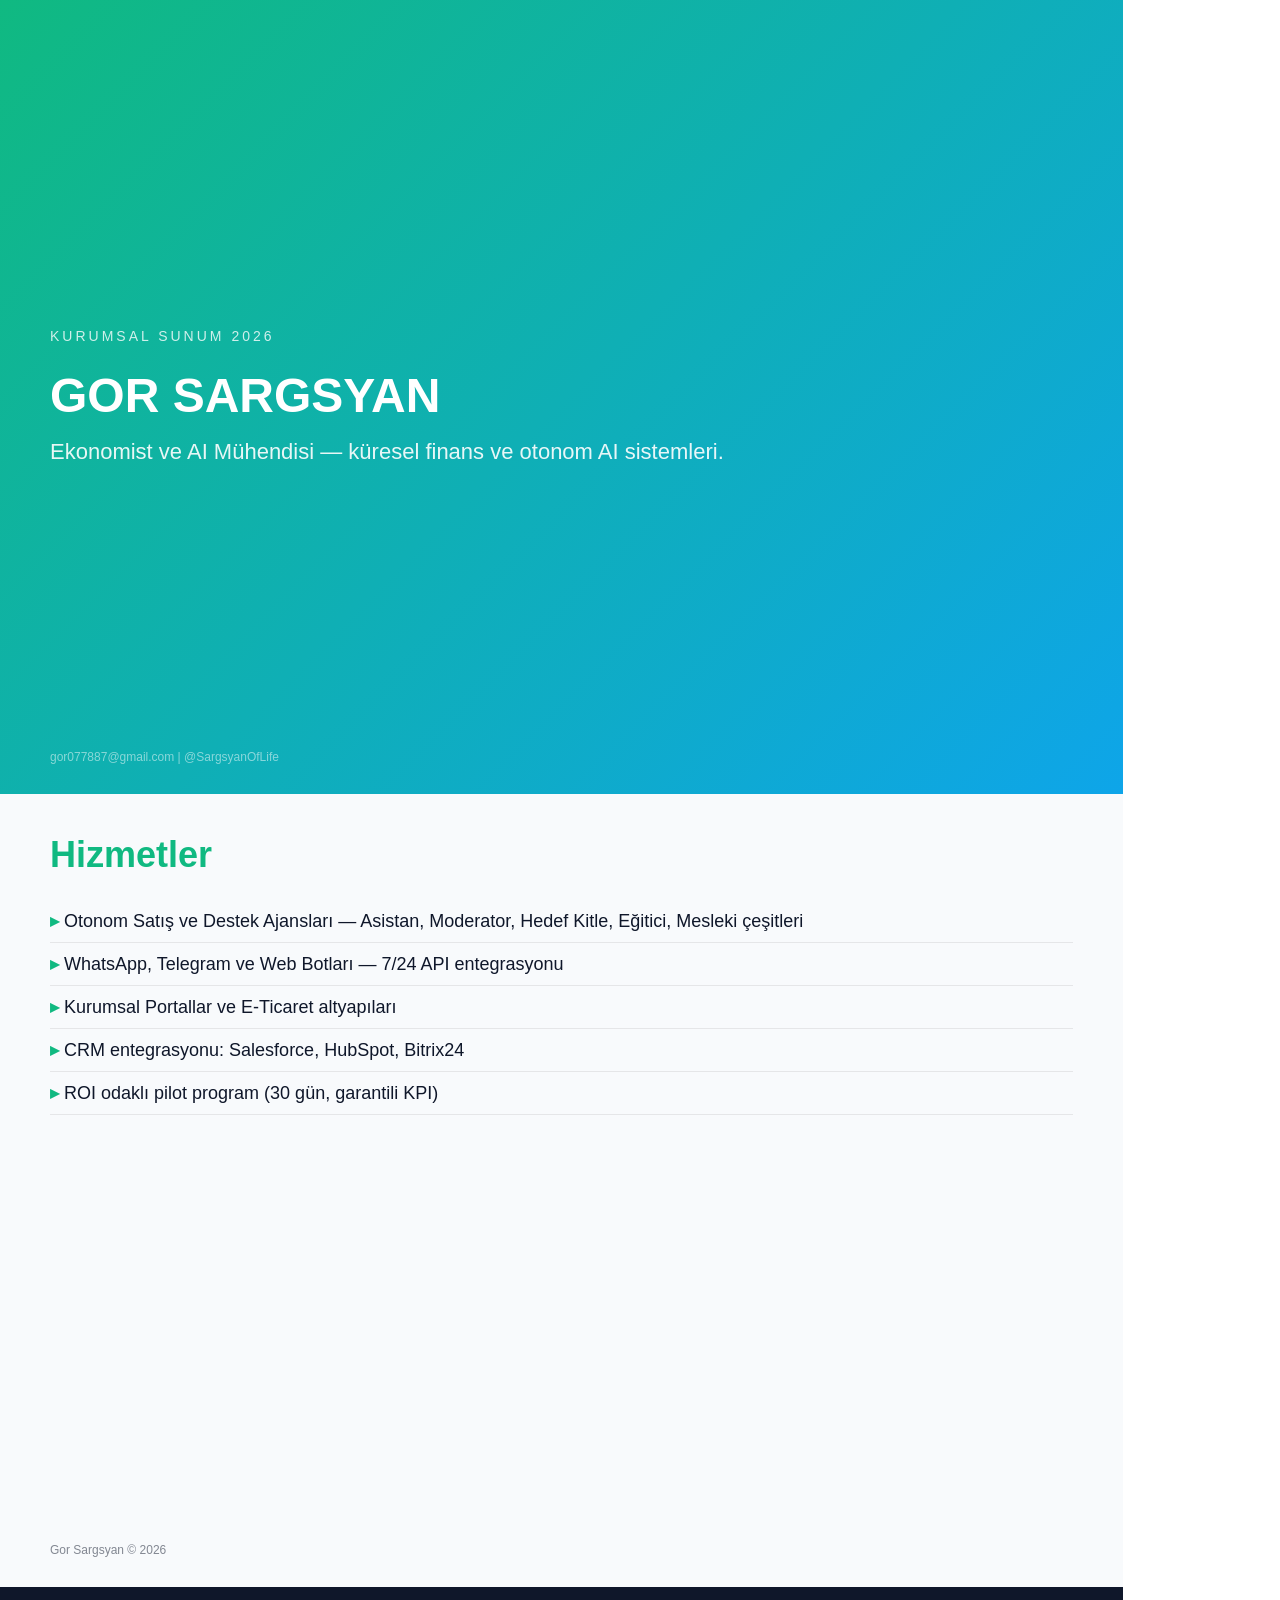
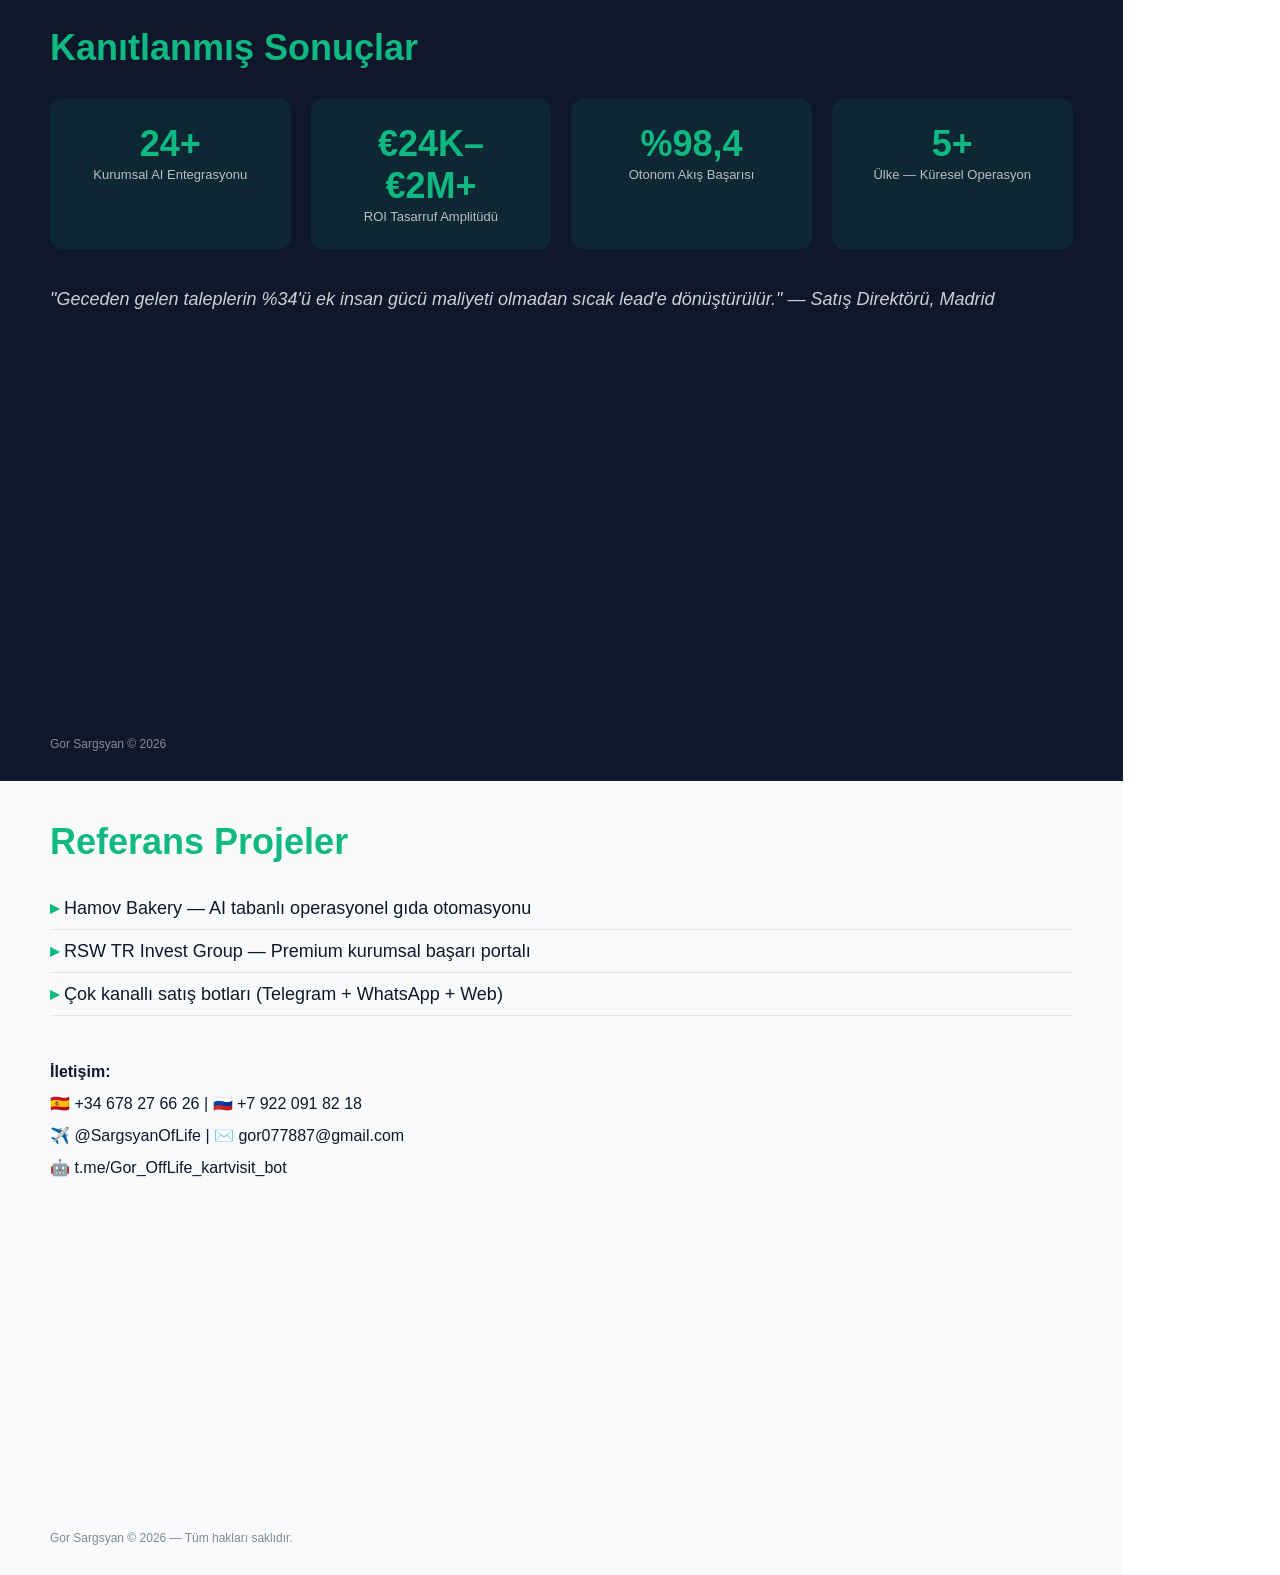
<file: assets/gor_sargsyan_kurumsal_sunum.html>
<!DOCTYPE html>
<html lang="tr">
<head>
  <meta charset="UTF-8">
  <title>Gor Sargsyan — Kurumsal Sunum</title>
  <style>
    @page { size: A4 landscape; margin: 0; }
    * { box-sizing: border-box; margin: 0; padding: 0; }
    body { font-family: 'Segoe UI', Arial, sans-serif; color: #0f172a; }
    .slide {
      width: 297mm; height: 210mm; padding: 40px 50px;
      page-break-after: always; position: relative; overflow: hidden;
    }
    .slide:last-child { page-break-after: avoid; }
    .s1 { background: linear-gradient(135deg, #10b981, #0ea5e9); color: #fff; display: flex; flex-direction: column; justify-content: center; }
    .s1 h1 { font-size: 48px; margin-bottom: 16px; }
    .s1 p { font-size: 22px; opacity: 0.9; max-width: 700px; }
    .s1 .tag { font-size: 14px; letter-spacing: 3px; text-transform: uppercase; margin-bottom: 24px; opacity: 0.8; }
    .s-dark { background: #0f172a; color: #fff; }
    .s-light { background: #f8fafc; }
    h2 { font-size: 36px; color: #10b981; margin-bottom: 24px; }
    .s-dark h2 { color: #10b981; }
    ul { list-style: none; }
    li { padding: 10px 0; font-size: 18px; border-bottom: 1px solid rgba(0,0,0,0.08); }
    .s-dark li { border-color: rgba(255,255,255,0.1); }
    li::before { content: '▸ '; color: #10b981; font-weight: bold; }
    .stats { display: grid; grid-template-columns: repeat(4,1fr); gap: 20px; margin-top: 30px; }
    .stat { background: rgba(16,185,129,0.1); padding: 24px; border-radius: 12px; text-align: center; }
    .stat strong { display: block; font-size: 36px; color: #10b981; }
    .stat span { font-size: 13px; opacity: 0.7; }
    .contact { margin-top: 40px; font-size: 16px; line-height: 2; }
    .footer-slide { position: absolute; bottom: 30px; left: 50px; font-size: 12px; opacity: 0.5; }
    @media print { body { -webkit-print-color-adjust: exact; print-color-adjust: exact; } }
  </style>
</head>
<body>
  <div class="slide s1">
    <div class="tag">Kurumsal Sunum 2026</div>
    <h1>GOR SARGSYAN</h1>
    <p>Ekonomist ve AI Mühendisi — küresel finans ve otonom AI sistemleri.</p>
    <div class="footer-slide">gor077887@gmail.com | @SargsyanOfLife</div>
  </div>

  <div class="slide s-light">
    <h2>Hizmetler</h2>
    <ul>
      <li>Otonom Satış ve Destek Ajansları — Asistan, Moderator, Hedef Kitle, Eğitici, Mesleki çeşitleri</li>
      <li>WhatsApp, Telegram ve Web Botları — 7/24 API entegrasyonu</li>
      <li>Kurumsal Portallar ve E-Ticaret altyapıları</li>
      <li>CRM entegrasyonu: Salesforce, HubSpot, Bitrix24</li>
      <li>ROI odaklı pilot program (30 gün, garantili KPI)</li>
    </ul>
    <div class="footer-slide">Gor Sargsyan © 2026</div>
  </div>

  <div class="slide s-dark">
    <h2>Kanıtlanmış Sonuçlar</h2>
    <div class="stats">
      <div class="stat"><strong>24+</strong><span>Kurumsal AI Entegrasyonu</span></div>
      <div class="stat"><strong>€24K–€2M+</strong><span>ROI Tasarruf Amplitüdü</span></div>
      <div class="stat"><strong>%98,4</strong><span>Otonom Akış Başarısı</span></div>
      <div class="stat"><strong>5+</strong><span>Ülke — Küresel Operasyon</span></div>
    </div>
    <p style="margin-top:40px;font-size:18px;font-style:italic;opacity:0.8;">"Geceden gelen taleplerin %34'ü ek insan gücü maliyeti olmadan sıcak lead'e dönüştürülür." — Satış Direktörü, Madrid</p>
    <div class="footer-slide">Gor Sargsyan © 2026</div>
  </div>

  <div class="slide s-light">
    <h2>Referans Projeler</h2>
    <ul>
      <li>Hamov Bakery — AI tabanlı operasyonel gıda otomasyonu</li>
      <li>RSW TR Invest Group — Premium kurumsal başarı portalı</li>
      <li>Çok kanallı satış botları (Telegram + WhatsApp + Web)</li>
    </ul>
    <div class="contact">
      <strong>İletişim:</strong><br>
      🇪🇸 +34 678 27 66 26 | 🇷🇺 +7 922 091 82 18<br>
      ✈️ @SargsyanOfLife | ✉️ gor077887@gmail.com<br>
      🤖 t.me/Gor_OffLife_kartvisit_bot
    </div>
    <div class="footer-slide">Gor Sargsyan © 2026 — Tüm hakları saklıdır.</div>
  </div>
</body>
</html>
</file>
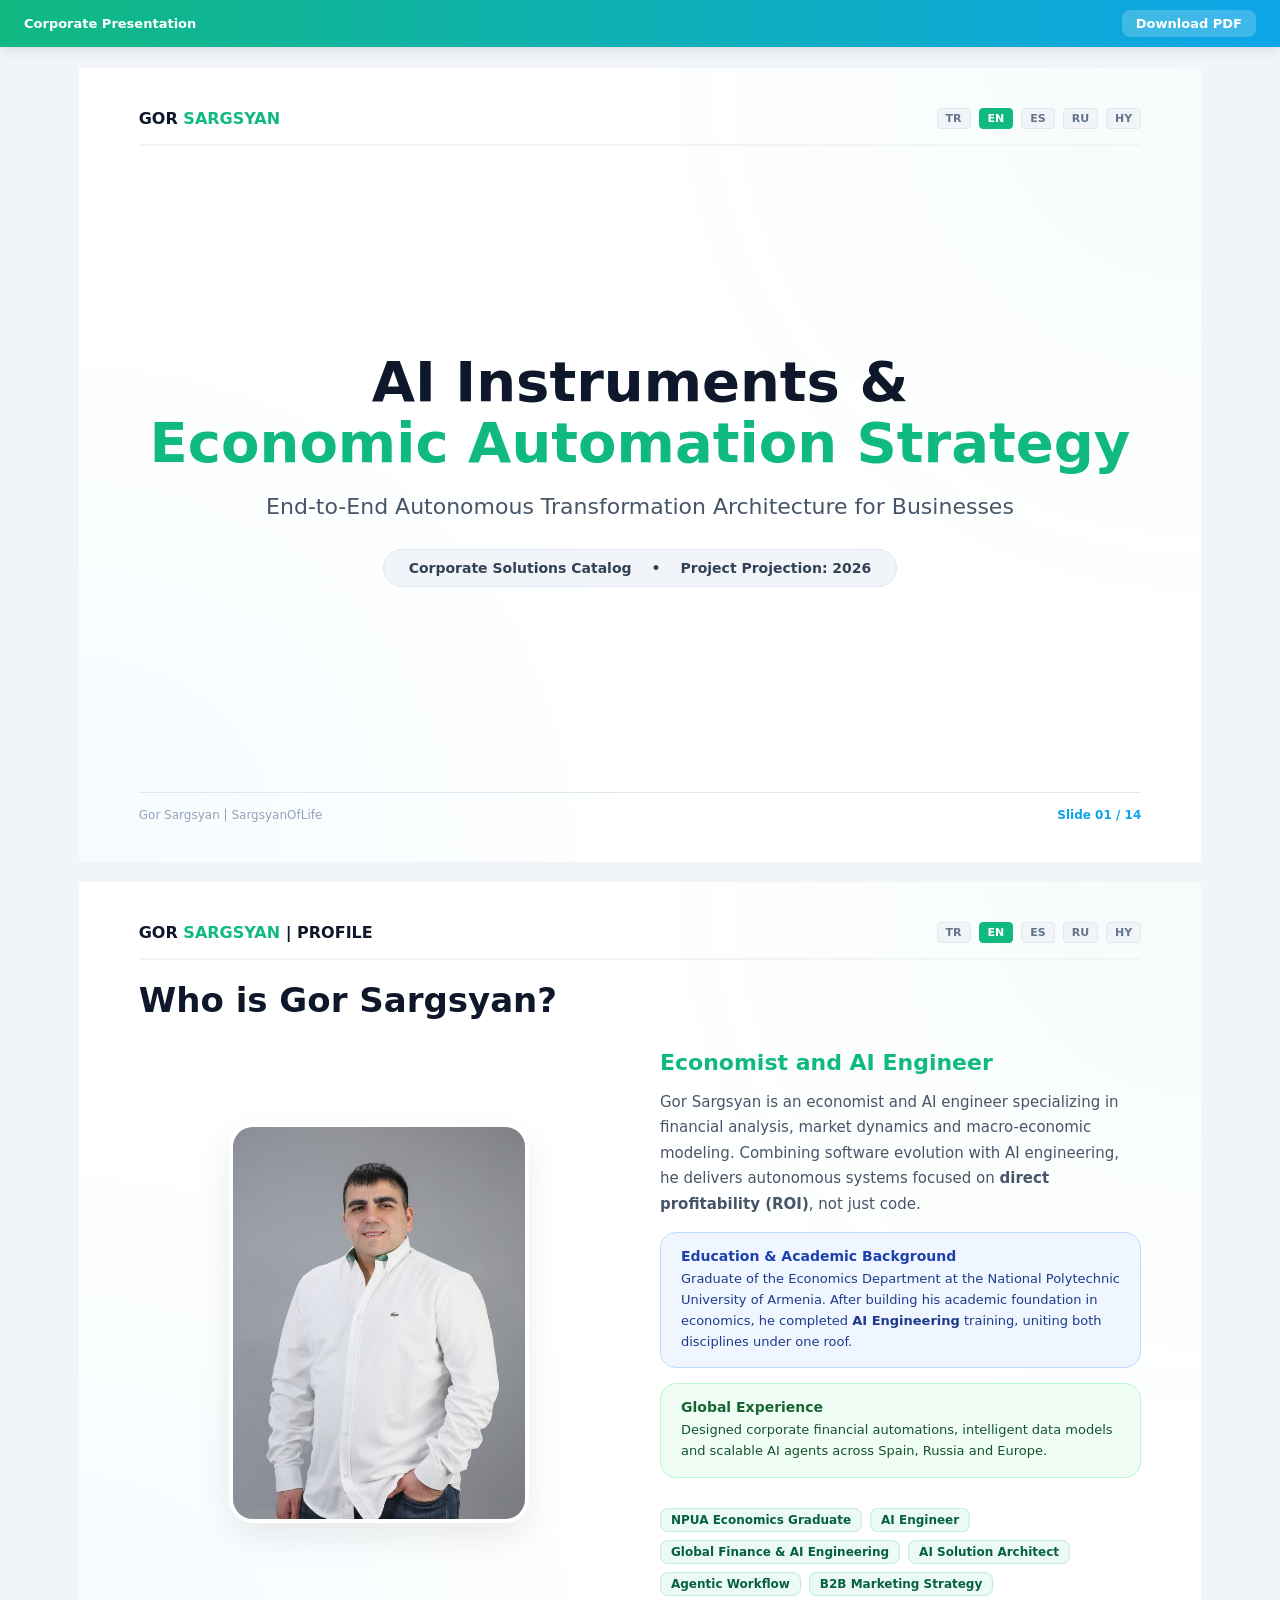
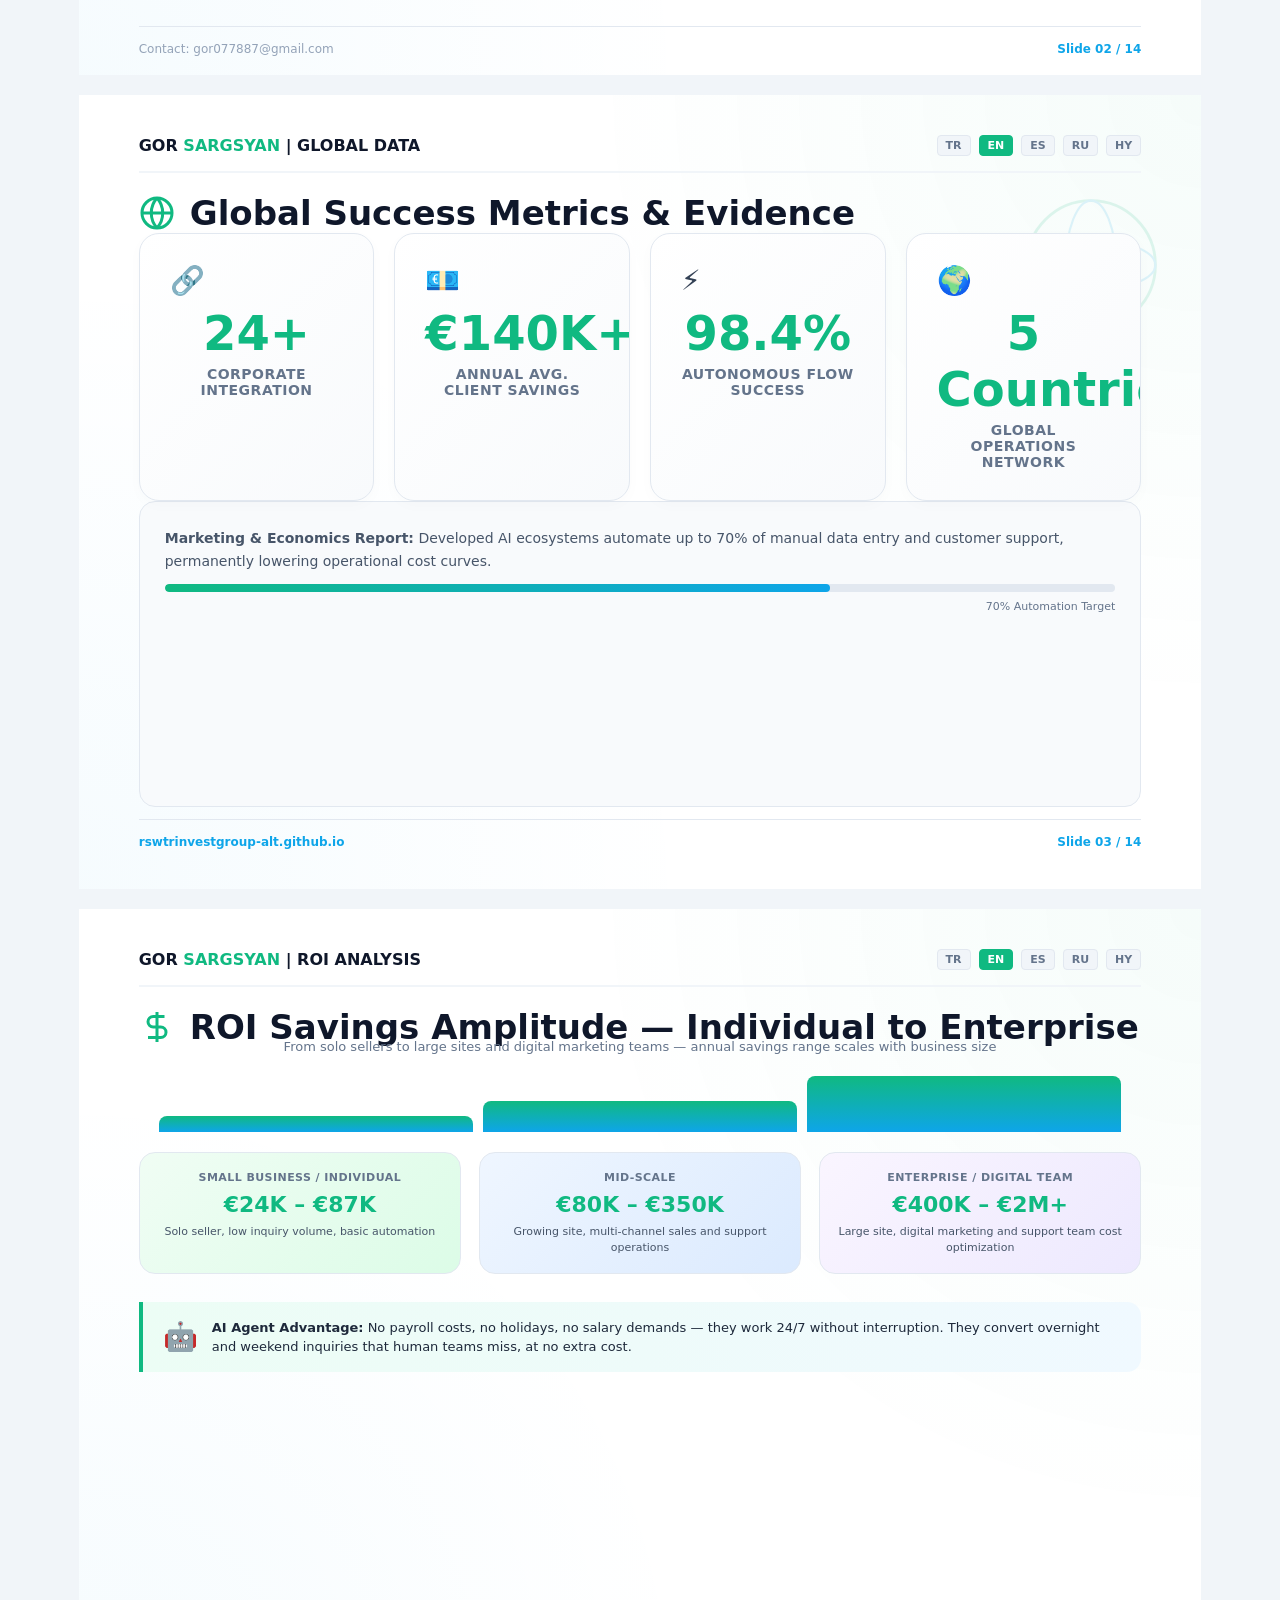
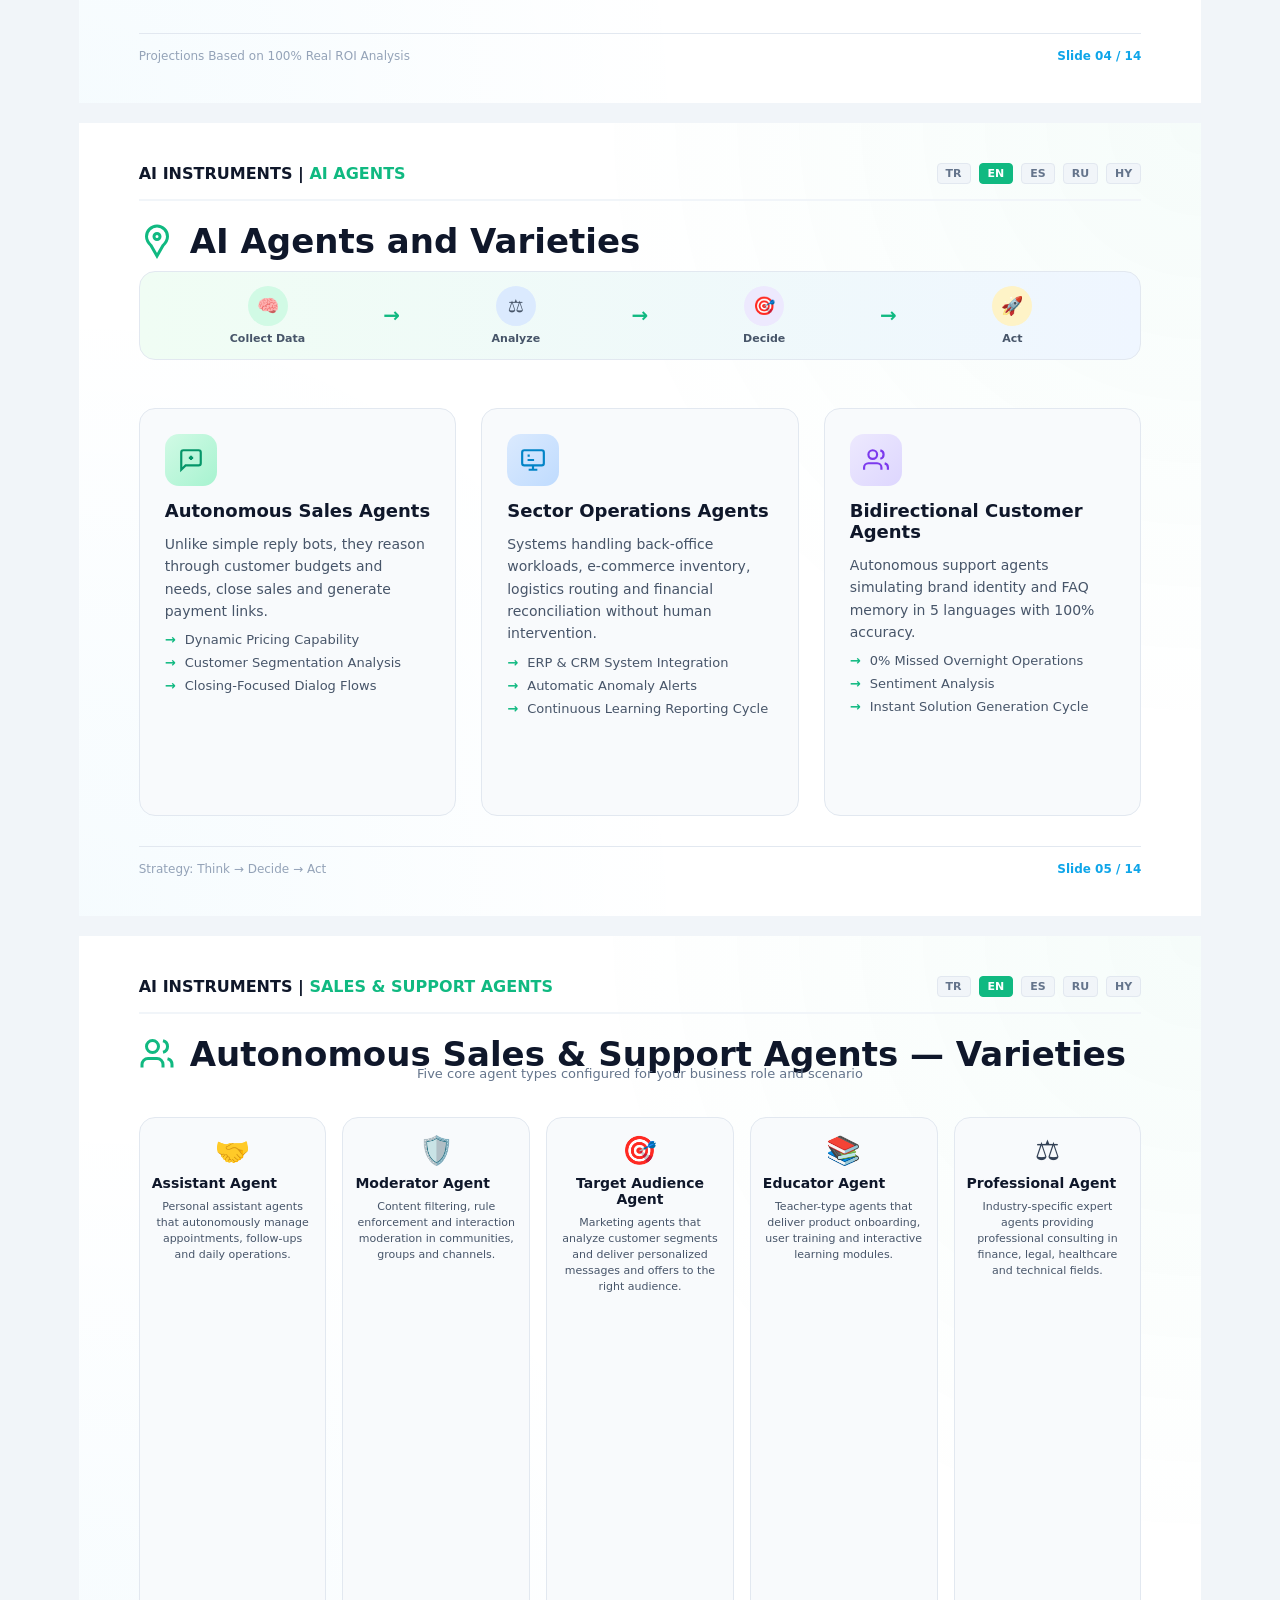
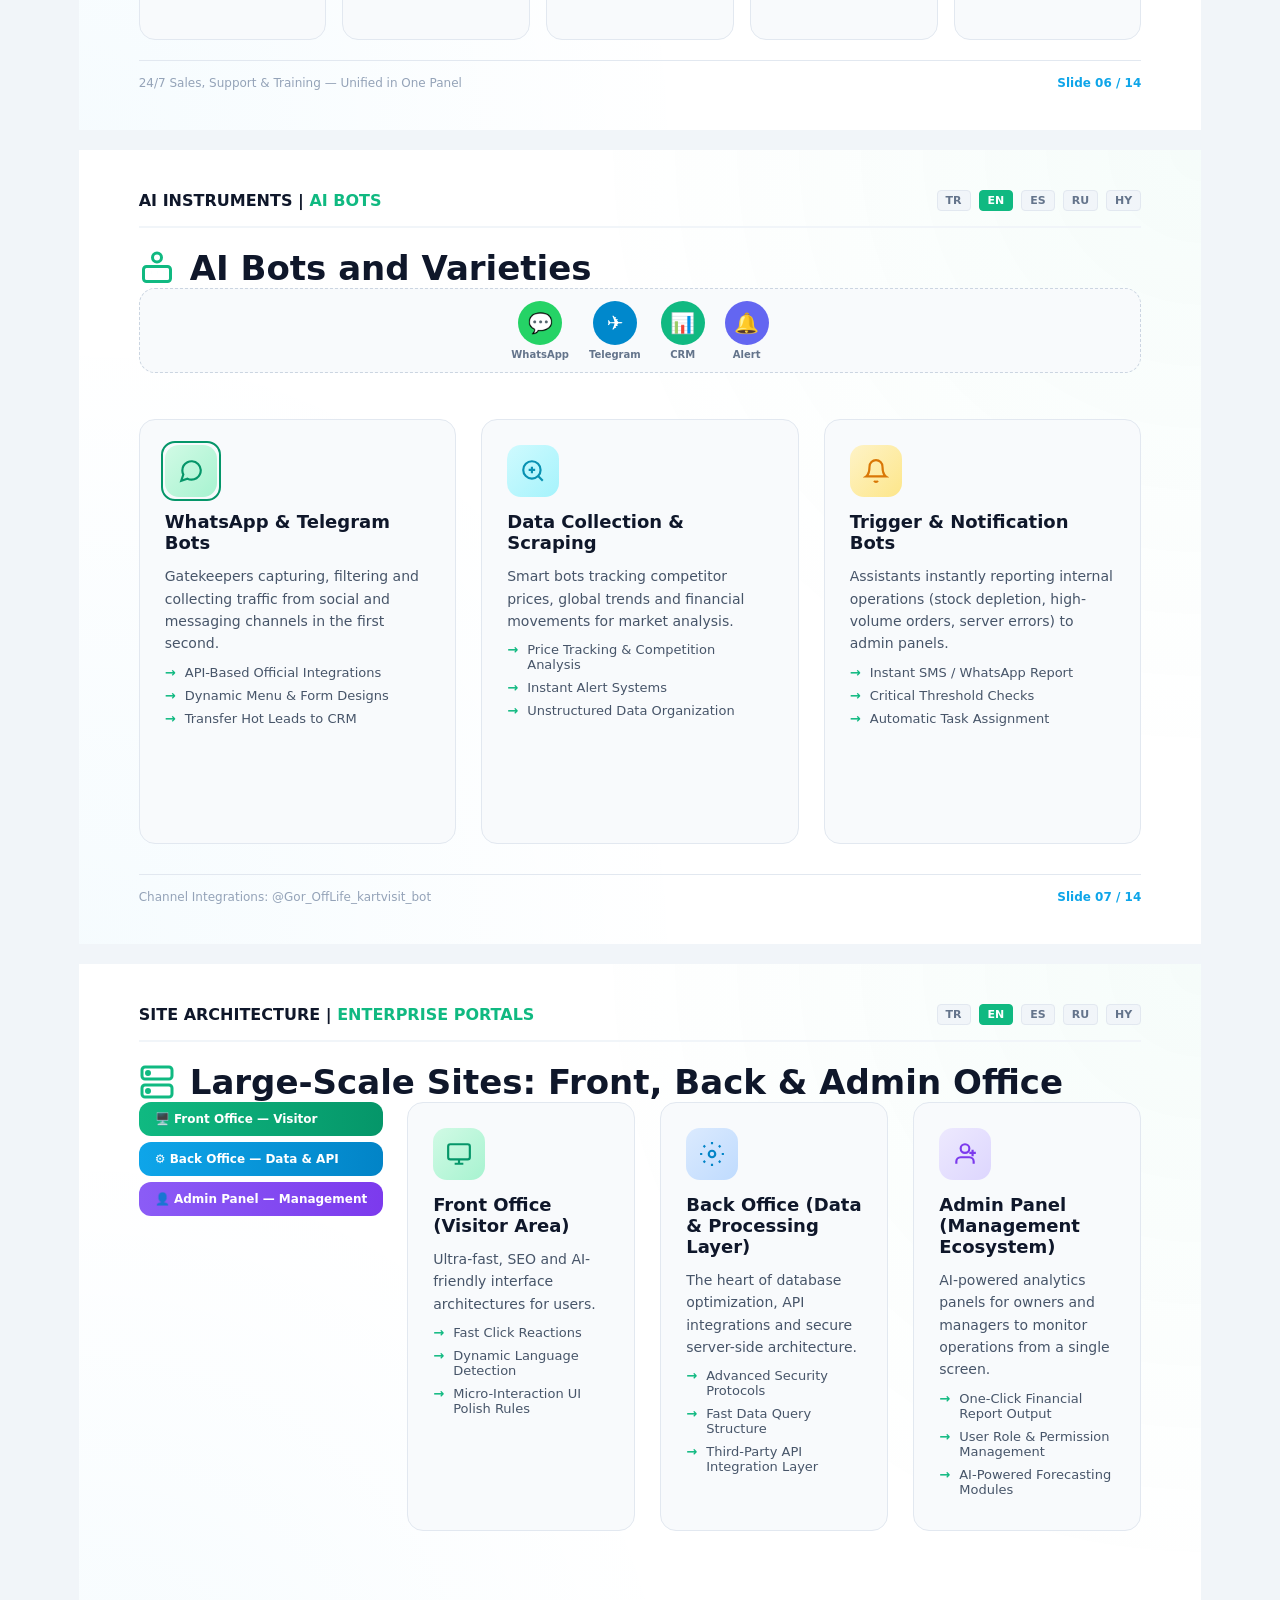
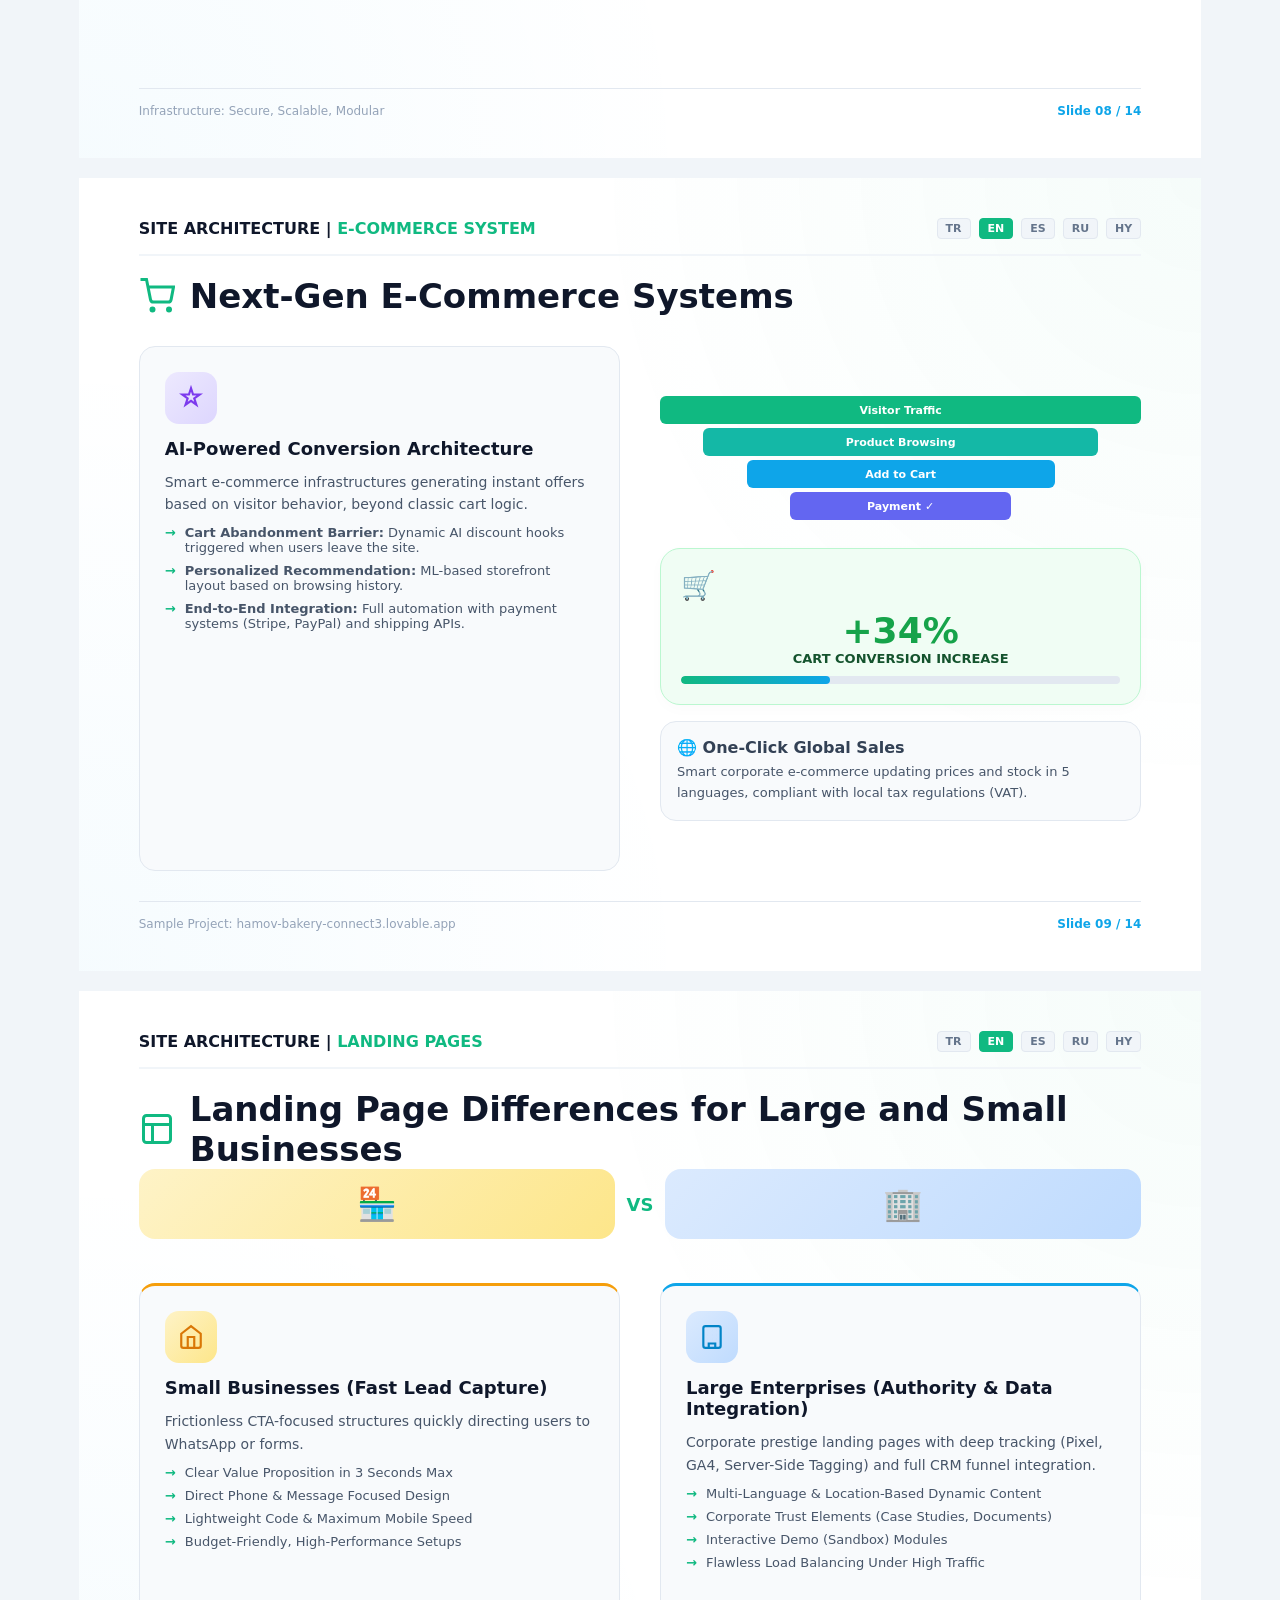
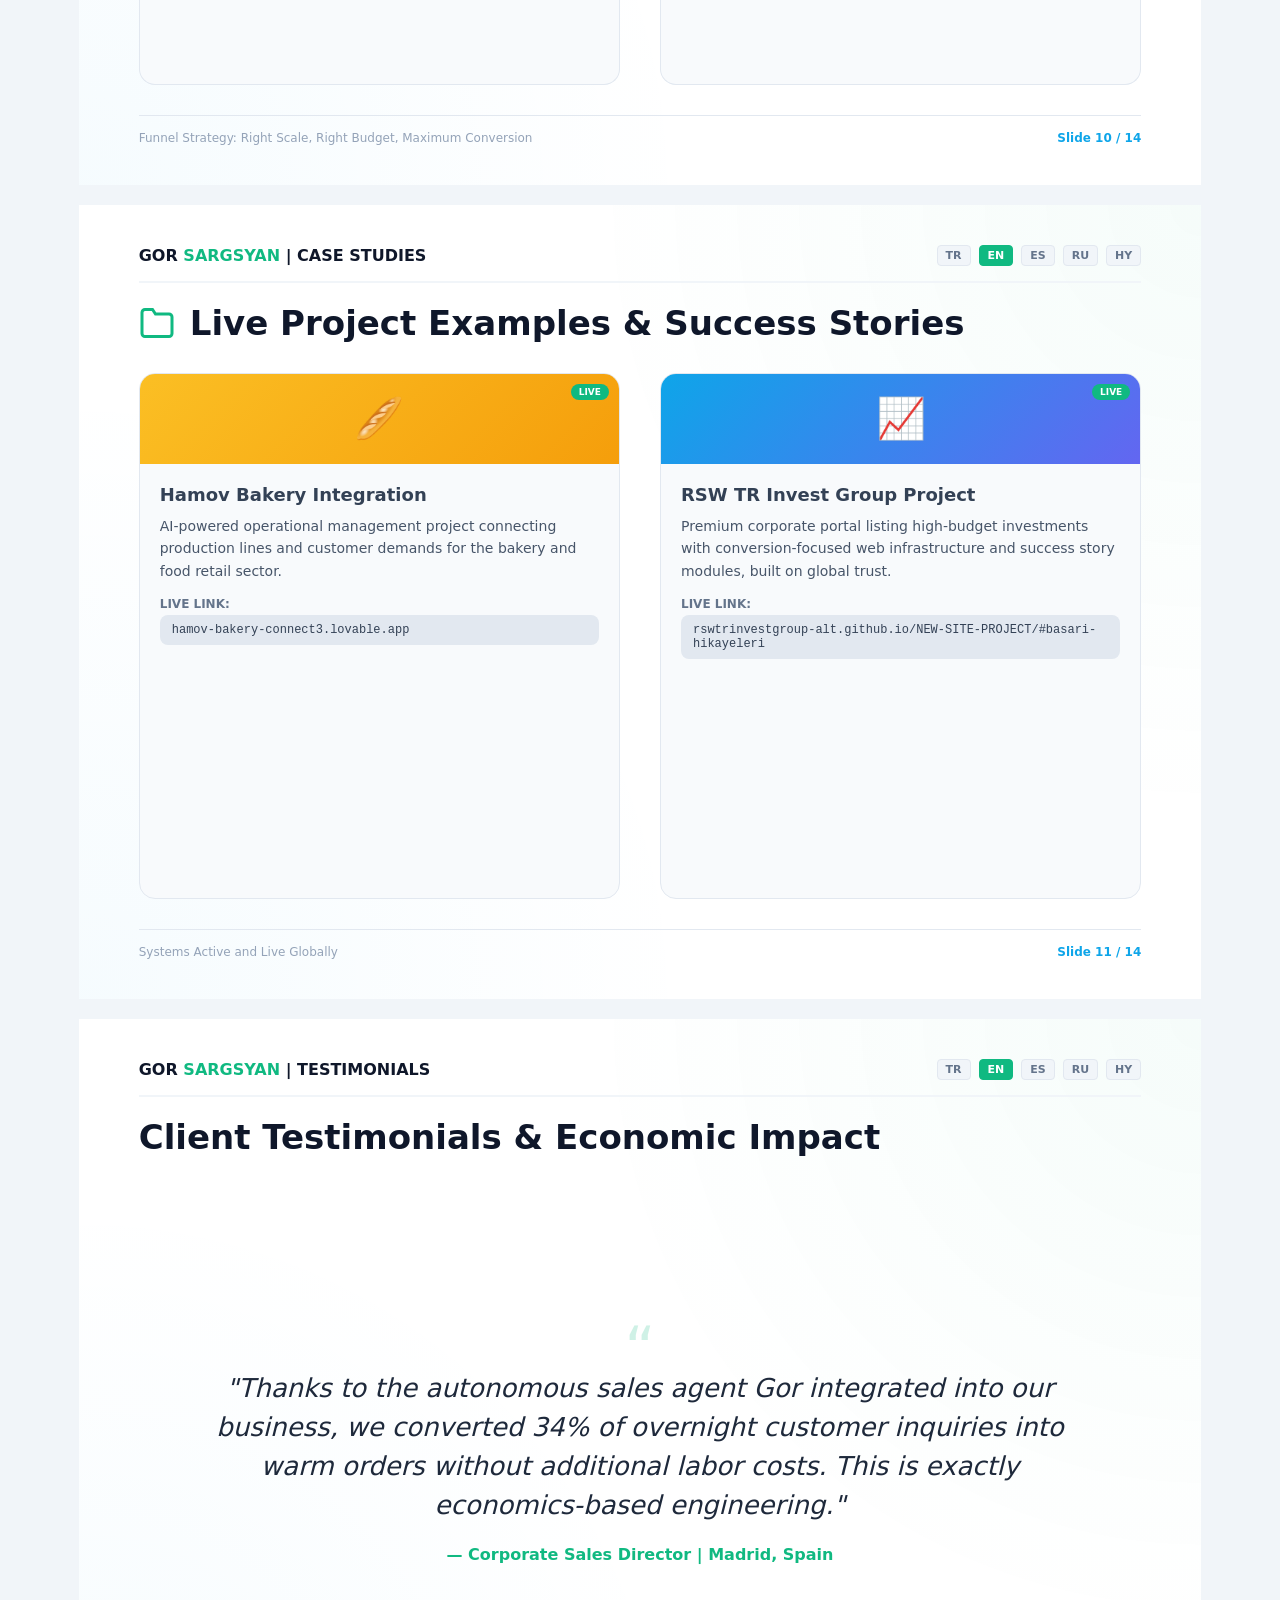
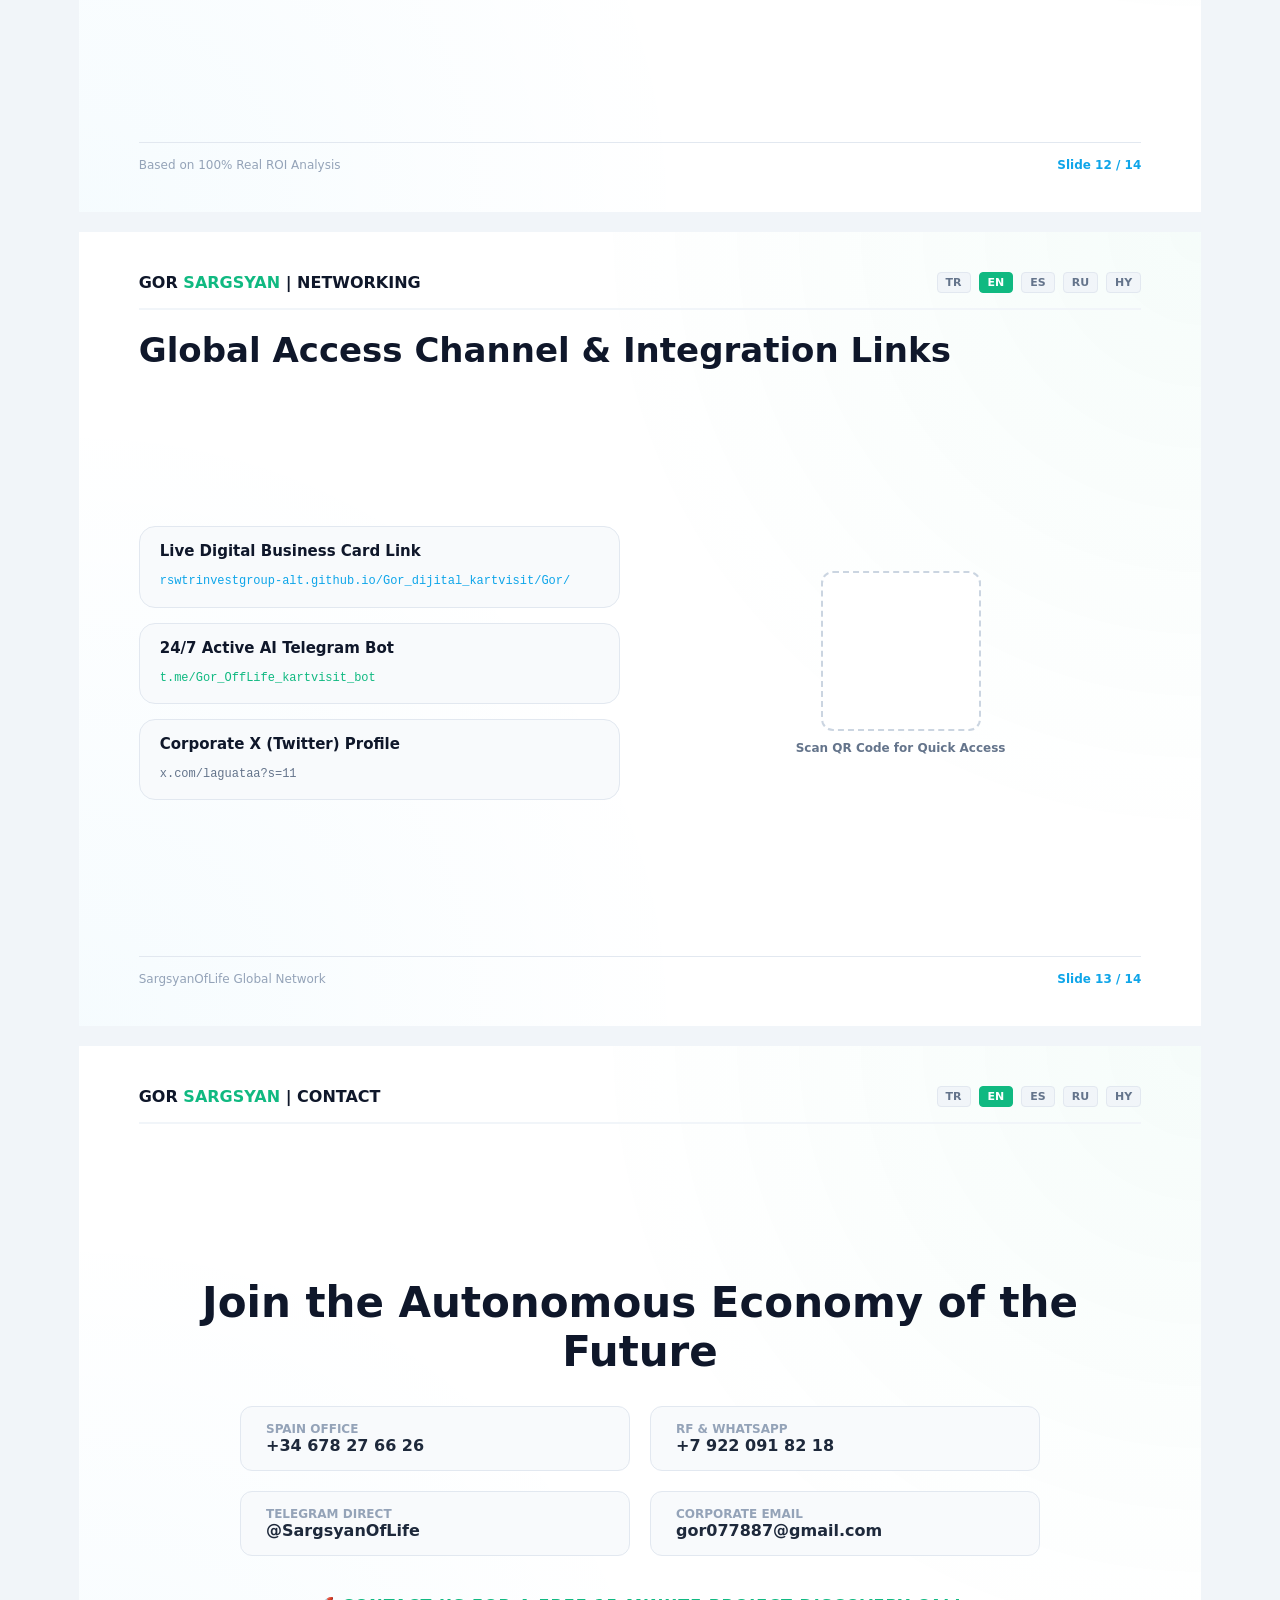
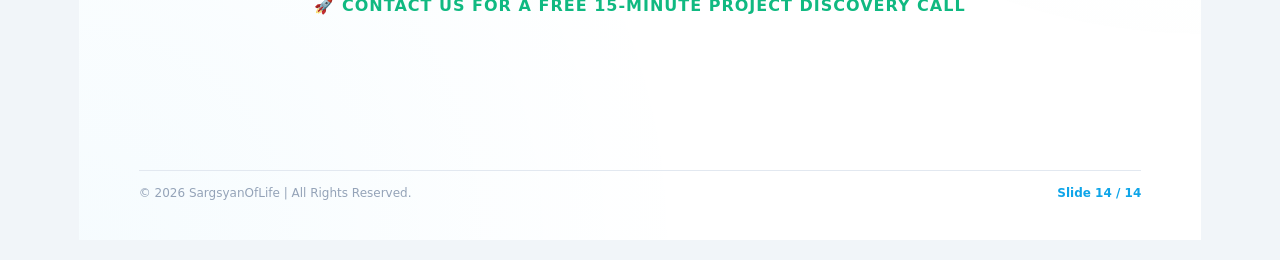
<file: assets/presentations/sunum_en.html>
<!DOCTYPE html>
<html lang="en">
<head>
    <meta charset="UTF-8">
    <meta name="viewport" content="width=device-width, initial-scale=1.0">
    <title>Gor Sargsyan | Global AI & Economics Strategy Presentation</title>
<style>
        /* PDF Çıktı ve Ekran Düzeni İçin A4 Yatay Standartları */
        * { box-sizing: border-box; margin: 0; padding: 0; }
        body { background-color: #f1f5f9; font-family: system-ui, -apple-system, 'Segoe UI', Roboto, sans-serif; color: #334155; }
        
        .slide {
            width: 297mm;
            height: 210mm;
            background: #ffffff;
            margin: 20px auto;
            padding: 40px 60px;
            position: relative;
            overflow: hidden;
            display: flex;
            flex-direction: column;
            justify-content: space-between;
            box-shadow: 0 10px 30px rgba(0,0,0,0.05);
            page-break-after: always;
        }

        /* Canlı ve Ferah Arka Plan Akışları */
        .slide::before {
            content: ''; position: absolute; top: 0; left: 0; width: 100%; height: 100%;
            background: radial-gradient(circle at top right, rgba(16, 185, 129, 0.04), transparent 45%),
                        radial-gradient(circle at bottom left, rgba(14, 165, 233, 0.04), transparent 45%);
            z-index: 0;
        }
        .slide > * { position: relative; z-index: 1; }

        /* Üst ve Alt Kurumsal Bilgi Kuşakları */
        .slide-header { display: flex; justify-content: space-between; align-items: center; border-bottom: 2px solid #f1f5f9; padding-bottom: 15px; }
        .slide-header .brand { font-family: system-ui, -apple-system, 'Segoe UI', Roboto, sans-serif; font-weight: 700; font-size: 16px; color: #0f172a; }
        .slide-header .brand span { color: #10b981; }
        .slide-header .languages { display: flex; gap: 8px; font-size: 11px; font-weight: 700; color: #64748b; }
        .slide-header .languages span { background: #f1f5f9; padding: 3px 8px; border-radius: 4px; border: 1px solid #e2e8f0; }
        .slide-header .languages .active { background: #10b981; color: white; border-color: #10b981; }
        
        .slide-footer { display: flex; justify-content: space-between; align-items: center; border-top: 1px solid #e2e8f0; padding-top: 15px; font-size: 12px; color: #94a3b8; }
        .slide-footer .footer-links { font-weight: 600; color: #0ea5e9; }

        /* Tipografi */
        h1, h2, h3 { font-family: system-ui, -apple-system, 'Segoe UI', Roboto, sans-serif; color: #0f172a; }
        .slide-title { font-size: 34px; font-weight: 800; color: #0f172a; margin-top: 20px; display: flex; align-items: center; gap: 15px; }
        .slide-title i { color: #10b981; }
        
        /* Grid ve Düzen Yapıları */
        .grid-2 { display: grid; grid-template-columns: 1fr 1fr; gap: 40px; align-items: center; flex-grow: 1; margin: 30px 0; }
        .grid-3 { display: grid; grid-template-columns: 1fr 1fr 1fr; gap: 25px; flex-grow: 1; margin: 30px 0; }
        .grid-4 { display: grid; grid-template-columns: repeat(4, 1fr); gap: 20px; flex-grow: 1; margin: 30px 0; }
        .grid-5 { display: grid; grid-template-columns: repeat(5, 1fr); gap: 16px; flex-grow: 1; margin: 20px 0; }
        .agent-type-slide { text-align: center; padding: 16px 12px !important; }
        .agent-type-slide__emoji { font-size: 28px; display: block; margin-bottom: 8px; }
        .agent-type-slide h3 { font-size: 14px !important; margin-bottom: 8px !important; }
        .agent-type-slide p { font-size: 11px !important; line-height: 1.45 !important; margin: 0 !important; }
        
        /* Kurumsal Bileşenler (Cards, Badges) */
        .card { background: #f8fafc; border: 1px solid #e2e8f0; border-radius: 16px; padding: 25px; height: 100%; transition: all 0.3s ease; }
        .card h3 { font-size: 18px; margin-bottom: 12px; color: #0f172a; display: flex; align-items: center; gap: 10px; }
        .card h3 i { color: #0ea5e9; }
        .card p { font-size: 14px; color: #475569; line-height: 1.6; }
        .card ul { list-style: none; margin-top: 10px; }
        .card ul li { font-size: 13px; margin-bottom: 8px; padding-left: 20px; position: relative; color: #475569; }
        .card ul li::before { content: '→'; position: absolute; left: 0; color: #10b981; font-weight: bold; }
        
        .badge-container { display: flex; flex-wrap: wrap; gap: 8px; margin-top: 15px; }
        .badge { background: rgba(16, 185, 129, 0.08); color: #065f46; border: 1px solid rgba(16, 185, 129, 0.2); padding: 4px 10px; border-radius: 8px; font-size: 12px; font-weight: 600; }

        /* Büyük İstatistik Alanları */
        .stat-box { text-align: center; padding: 30px; background: linear-gradient(135deg, #ffffff, #f8fafc); border: 1px solid #e2e8f0; border-radius: 20px; box-shadow: 0 4px 15px rgba(0,0,0,0.02); }
        .stat-number { font-size: 48px; font-weight: 800; color: #10b981; margin-bottom: 5px; font-family: system-ui, -apple-system, 'Segoe UI', Roboto, sans-serif; }
        .stat-label { font-size: 14px; color: #64748b; font-weight: 600; text-transform: uppercase; letter-spacing: 0.5px; }

        /* Özgeçmiş Profil Alanı */
        .profile-img-container {
            width: 100%; max-width: 300px; margin: 0 auto; aspect-ratio: 3/4;
            border-radius: 24px; overflow: hidden; border: 4px solid #ffffff;
            box-shadow: 0 15px 35px rgba(0,0,0,0.08); background: #e2e8f0;
            display: flex; align-items: center; justify-content: center;
        }
        .profile-img-container img {
            width: 100%; height: 100%; object-fit: cover;
            object-position: center center; display: block;
        }
        
        /* QR Code & Bot Kısmı */
        .qr-placeholder { width: 160px; height: 160px; background: #fff; border: 2px dashed #cbd5e1; display: flex; align-items: center; justify-content: center; margin: 0 auto; border-radius: 12px; }

        /* === Slide 3-9 Görsel & Animasyon === */
        @keyframes floatY { 0%,100%{transform:translateY(0)} 50%{transform:translateY(-6px)} }
        @keyframes pulseRing { 0%{transform:scale(1);opacity:.6} 100%{transform:scale(1.5);opacity:0} }
        @keyframes growBar { from{width:0} to{width:var(--w,70%)} }
        @keyframes spinSlow { from{transform:rotate(0deg)} to{transform:rotate(360deg)} }
        @keyframes dashMove { to{stroke-dashoffset:0} }
        @keyframes fadeUp { from{opacity:0;transform:translateY(12px)} to{opacity:1;transform:translateY(0)} }
        @keyframes blink { 0%,100%{opacity:1} 50%{opacity:.35} }

        .slide--rich { overflow: hidden; }
        .slide-deco { position:absolute; z-index:0; pointer-events:none; }
        .slide-body { position:relative; z-index:1; flex-grow:1; display:flex; flex-direction:column; }

        .v-icon-wrap {
            width:52px; height:52px; border-radius:14px; display:flex; align-items:center; justify-content:center;
            margin-bottom:14px; flex-shrink:0;
        }
        .v-icon-wrap--green { background:linear-gradient(135deg,#d1fae5,#a7f3d0); color:#059669; }
        .v-icon-wrap--blue { background:linear-gradient(135deg,#dbeafe,#bfdbfe); color:#0284c7; }
        .v-icon-wrap--purple { background:linear-gradient(135deg,#ede9fe,#ddd6fe); color:#7c3aed; }
        .v-icon-wrap--amber { background:linear-gradient(135deg,#fef3c7,#fde68a); color:#d97706; }
        .v-icon-wrap--cyan { background:linear-gradient(135deg,#cffafe,#a5f3fc); color:#0891b2; }
        .v-icon { width:26px; height:26px; }
        .anim-float { animation: floatY 3s ease-in-out infinite; }
        .anim-float-d1 { animation: floatY 3s ease-in-out .4s infinite; }
        .anim-float-d2 { animation: floatY 3s ease-in-out .8s infinite; }
        .anim-pulse-ring { position:relative; }
        .anim-pulse-ring::after {
            content:''; position:absolute; inset:-4px; border-radius:inherit; border:2px solid currentColor;
            animation: pulseRing 2s ease-out infinite;
        }

        .stat-box--viz { position:relative; overflow:hidden; }
        .stat-box--viz .stat-icon { font-size:28px; margin-bottom:8px; display:block; }
        .stat-box--viz:nth-child(1) { animation: fadeUp .6s ease both; }
        .stat-box--viz:nth-child(2) { animation: fadeUp .6s .1s ease both; }
        .stat-box--viz:nth-child(3) { animation: fadeUp .6s .2s ease both; }
        .stat-box--viz:nth-child(4) { animation: fadeUp .6s .3s ease both; }

        .viz-globe { position:absolute; right:40px; top:100px; width:140px; height:140px; opacity:.12; animation: spinSlow 40s linear infinite; }
        .viz-bar-wrap { margin-top:12px; background:#e2e8f0; border-radius:99px; height:8px; overflow:hidden; }
        .viz-bar { height:100%; background:linear-gradient(90deg,#10b981,#0ea5e9); border-radius:99px; animation: growBar 1.5s ease forwards; width:0; }

        .agent-flow { display:flex; align-items:center; justify-content:center; gap:8px; margin:10px 0 18px; padding:14px 20px; background:linear-gradient(90deg,#f0fdf4,#eff6ff); border-radius:16px; border:1px solid #e2e8f0; }
        .agent-flow__step { text-align:center; flex:1; font-size:11px; font-weight:700; color:#475569; }
        .agent-flow__icon { width:40px; height:40px; margin:0 auto 6px; border-radius:50%; display:flex; align-items:center; justify-content:center; font-size:18px; }
        .agent-flow__arrow { color:#10b981; font-size:20px; font-weight:800; animation: blink 1.5s infinite; }
        .card--viz { display:flex; flex-direction:column; transition: transform .3s; }
        .card--viz:hover { transform: translateY(-4px); }

        .bot-hub { display:flex; justify-content:center; gap:20px; margin-bottom:16px; padding:12px; background:#f8fafc; border-radius:16px; border:1px dashed #cbd5e1; }
        .bot-hub__item { text-align:center; font-size:10px; font-weight:700; color:#64748b; }
        .bot-hub__circle { width:44px; height:44px; border-radius:50%; display:flex; align-items:center; justify-content:center; margin:0 auto 4px; font-size:20px; }

        .arch-stack { display:flex; flex-direction:column; gap:6px; margin-bottom:16px; max-width:320px; }
        .arch-layer { display:flex; align-items:center; gap:12px; padding:10px 16px; border-radius:12px; font-size:12px; font-weight:700; color:#fff; animation: fadeUp .5s ease both; }
        .arch-layer:nth-child(1) { background:linear-gradient(90deg,#10b981,#059669); animation-delay:.1s; }
        .arch-layer:nth-child(2) { background:linear-gradient(90deg,#0ea5e9,#0284c7); animation-delay:.2s; }
        .arch-layer:nth-child(3) { background:linear-gradient(90deg,#8b5cf6,#7c3aed); animation-delay:.3s; }

        .funnel-viz { display:flex; flex-direction:column; align-items:center; gap:4px; margin-bottom:12px; }
        .funnel-step { height:28px; display:flex; align-items:center; justify-content:center; color:#fff; font-size:11px; font-weight:700; border-radius:6px; animation: fadeUp .5s ease both; }
        .funnel-step:nth-child(1) { width:100%; background:#10b981; animation-delay:.1s; }
        .funnel-step:nth-child(2) { width:82%; background:#14b8a6; animation-delay:.2s; }
        .funnel-step:nth-child(3) { width:64%; background:#0ea5e9; animation-delay:.3s; }
        .funnel-step:nth-child(4) { width:46%; background:#6366f1; animation-delay:.4s; }

        .compare-viz { display:grid; grid-template-columns:1fr auto 1fr; gap:12px; align-items:center; margin-bottom:14px; }
        .compare-box { text-align:center; padding:16px; border-radius:16px; font-size:32px; }
        .compare-box--sm { background:linear-gradient(135deg,#fef3c7,#fde68a); }
        .compare-box--lg { background:linear-gradient(135deg,#dbeafe,#bfdbfe); }
        .compare-vs { font-weight:800; color:#10b981; font-size:18px; animation: blink 2s infinite; }

        .project-card { overflow:hidden; padding:0 !important; }
        .project-card__banner { height:90px; display:flex; align-items:center; justify-content:center; font-size:40px; position:relative; }
        .project-card__banner--bakery { background:linear-gradient(135deg,#fbbf24,#f59e0b); }
        .project-card__banner--invest { background:linear-gradient(135deg,#0ea5e9,#6366f1); }
        .project-card__body { padding:20px; }
        .project-card__live { position:absolute; top:10px; right:10px; background:#10b981; color:#fff; font-size:9px; font-weight:800; padding:3px 8px; border-radius:99px; animation: blink 2s infinite; }

        .slide-title .title-icon { width:36px; height:36px; color:#10b981; flex-shrink:0; }

        .roi-tiers { display:grid; grid-template-columns:repeat(3,1fr); gap:18px; margin:16px 0; }
        .roi-tier { padding:18px; border-radius:16px; text-align:center; animation:fadeUp .5s ease both; border:1px solid #e2e8f0; }
        .roi-tier:nth-child(1) { background:linear-gradient(135deg,#f0fdf4,#dcfce7); animation-delay:.1s; }
        .roi-tier:nth-child(2) { background:linear-gradient(135deg,#eff6ff,#dbeafe); animation-delay:.2s; }
        .roi-tier:nth-child(3) { background:linear-gradient(135deg,#faf5ff,#ede9fe); animation-delay:.3s; }
        .roi-tier__label { font-size:11px; font-weight:700; color:#64748b; text-transform:uppercase; letter-spacing:.04em; margin-bottom:8px; }
        .roi-tier__range { font-size:22px; font-weight:800; color:#10b981; line-height:1.2; margin-bottom:6px; }
        .roi-tier__desc { font-size:11px; color:#475569; line-height:1.4; }
        .roi-perks-banner {
            display:flex; align-items:center; gap:14px; padding:14px 20px; margin-top:12px;
            background:linear-gradient(90deg,#ecfdf5,#f0f9ff); border-left:4px solid #10b981; border-radius:0 14px 14px 0;
            font-size:13px; color:#1e293b; line-height:1.5;
        }
        .roi-perks-banner__icon { font-size:28px; flex-shrink:0; }
        .roi-amplitude-viz { display:flex; align-items:flex-end; gap:10px; height:56px; margin:10px 0 4px; padding:0 20px; }
        .roi-amp-bar { flex:1; border-radius:8px 8px 0 0; background:linear-gradient(180deg,#10b981,#0ea5e9); animation:growBar 1.2s ease both; }
        .roi-amp-bar:nth-child(1) { height:28%; --w:100%; animation-delay:.1s; }
        .roi-amp-bar:nth-child(2) { height:55%; animation-delay:.2s; }
        .roi-amp-bar:nth-child(3) { height:100%; animation-delay:.3s; }

        @media print {
            * { -webkit-print-color-adjust: exact !important; print-color-adjust: exact !important; }
            body { background-color: #f1f5f9 !important; }
            .slide { margin: 0; box-shadow: none; border: none; width: 297mm; height: 210mm; page-break-after: always; }
            .slide::before { display: block !important; }
            .stat-box, .card, .badge, .profile-img-container { break-inside: avoid; }
        }
    
.viewer-bar{position:fixed;top:0;left:0;right:0;z-index:9999;background:linear-gradient(90deg,#10b981,#0ea5e9);
  color:#fff;padding:10px 24px;display:flex;justify-content:space-between;align-items:center;
  font-family:system-ui,sans-serif;font-size:13px;font-weight:600;box-shadow:0 2px 12px rgba(0,0,0,.12)}
.viewer-bar a{color:#fff;text-decoration:none;background:rgba(255,255,255,.2);padding:6px 14px;border-radius:8px}
.viewer-bar a:hover{background:rgba(255,255,255,.35)}
body{padding-top:48px}
@media print{.viewer-bar{display:none}body{padding-top:0}}

        .slide-title i.fa-solid, .slide-title i.fa-brands,
        .card h3 > i.fa-solid, .card h3 > i.fa-brands { display: none; }
        .title-icon, .v-icon, .v-icon-wrap, .slide-deco, .stat-icon { display: flex !important; }
        .slide { box-shadow: none; }
    
    </style>
</head>
<body>
<div class="viewer-bar"><span>Corporate Presentation</span><a href="gor_sargsyan_sunum_en.pdf" target="_blank">Download PDF</a></div>


    <div class="slide" id="slayt1">
        <div class="slide-header">
            <div class="brand">GOR <span>SARGSYAN</span></div>
            <div class="languages"><span>TR</span><span class="active">EN</span><span>ES</span><span>RU</span><span>HY</span></div>
        </div>
        <div class="content-area" style="text-align: center; margin: auto 0;">
            <h1 style="font-size: 56px; color: #0f172a; margin-bottom: 20px; font-weight: 800; line-height: 1.1;">
                AI Instruments & <br><span style="color: #10b981;">Economic Automation Strategy</span>
            </h1>
            <p style="font-size: 22px; color: #475569; max-width: 800px; margin: 0 auto 30px; font-weight: 300;">
                End-to-End Autonomous Transformation Architecture for Businesses
            </p>
            <div style="display: inline-flex; gap: 20px; background: #f1f5f9; padding: 10px 25px; border-radius: 30px; border: 1px solid #e2e8f0; font-weight: 600; font-size: 14px; color: #334155;">
                <span><i class="fa-solid fa-layer-group" style="color: #10b981;"></i> Corporate Solutions Catalog</span>
                <span>•</span>
                <span>Project Projection: 2026</span>
            </div>
        </div>
        <div class="slide-footer">
            <span>Gor Sargsyan | SargsyanOfLife</span>
            <span class="footer-links">Slide 01 / 14</span>
        </div>
    </div>

    <div class="slide" id="slayt2">
        <div class="slide-header">
            <div class="brand">GOR <span>SARGSYAN</span> | PROFILE</div>
            <div class="languages"><span>TR</span><span class="active">EN</span><span>ES</span><span>RU</span><span>HY</span></div>
        </div>
        <h2 class="slide-title"><i class="fa-solid fa-user-tie"></i> Who is Gor Sargsyan?</h2>
        <div class="grid-2">
            <div class="profile-img-container">
                <img src="gor_main_pres.jpg" alt="Gor Sargsyan">
            </div>
            <div style="display: flex; flex-direction: column; justify-content: center; gap: 15px;">
                <h3 style="font-size: 22px; color: #10b981; font-weight: 700;">Economist and AI Engineer</h3>
                <p style="font-size: 15px; color: #475569; line-height: 1.7;">
                    Gor Sargsyan is an economist and AI engineer specializing in financial analysis, market dynamics and macro-economic modeling. Combining software evolution with AI engineering, he delivers autonomous systems focused on <strong>direct profitability (ROI)</strong>, not just code.
                </p>
                <div class="card" style="padding: 15px 20px; background: #eff6ff; border-color: #bfdbfe;">
                    <h4 style="font-weight: 700; color: #1e40af; font-size: 14px; margin-bottom: 5px;">Education & Academic Background</h4>
                    <p style="font-size: 13px; color: #1e3a8a; line-height: 1.6;">Graduate of the Economics Department at the National Polytechnic University of Armenia. After building his academic foundation in economics, he completed <strong>AI Engineering</strong> training, uniting both disciplines under one roof.</p>
                </div>
                <div class="card" style="padding: 15px 20px; background: #f0fdf4; border-color: #bbf7d0;">
                    <h4 style="font-weight: 700; color: #166534; font-size: 14px; margin-bottom: 5px;">Global Experience</h4>
                    <p style="font-size: 13px; color: #14532d;">Designed corporate financial automations, intelligent data models and scalable AI agents across Spain, Russia and Europe.</p>
                </div>
                <div class="badge-container">
                    <span class="badge">NPUA Economics Graduate</span>
                    <span class="badge">AI Engineer</span>
                    <span class="badge">Global Finance & AI Engineering</span>
                    <span class="badge">AI Solution Architect</span>
                    <span class="badge">Agentic Workflow</span>
                    <span class="badge">B2B Marketing Strategy</span>
                </div>
            </div>
        </div>
        <div class="slide-footer">
            <span>Contact: gor077887@gmail.com</span>
            <span class="footer-links">Slide 02 / 14</span>
        </div>
    </div>

    <div class="slide slide--rich" id="slayt3">
        <svg class="slide-deco viz-globe" viewBox="0 0 100 100" fill="none"><circle cx="50" cy="50" r="46" stroke="#10b981" stroke-width="2"/><ellipse cx="50" cy="50" rx="46" ry="18" stroke="#0ea5e9" stroke-width="1.5"/><ellipse cx="50" cy="50" rx="18" ry="46" stroke="#0ea5e9" stroke-width="1.5"/><circle cx="30" cy="38" r="3" fill="#10b981"/><circle cx="68" cy="55" r="3" fill="#10b981"/><circle cx="45" cy="72" r="3" fill="#0ea5e9"/></svg>
        <div class="slide-header">
            <div class="brand">GOR <span>SARGSYAN</span> | GLOBAL DATA</div>
            <div class="languages"><span>TR</span><span class="active">EN</span><span>ES</span><span>RU</span><span>HY</span></div>
        </div>
        <div class="slide-body">
            <h2 class="slide-title">
                <svg class="title-icon anim-float" viewBox="0 0 24 24" fill="none" stroke="currentColor" stroke-width="2"><circle cx="12" cy="12" r="10"/><path d="M2 12h20M12 2a15 15 0 0 1 0 20M12 2a15 15 0 0 0 0 20"/></svg>
                Global Success Metrics & Evidence
            </h2>
            <div class="grid-4" style="margin: auto 0;">
                <div class="stat-box stat-box--viz">
                    <span class="stat-icon anim-float">🔗</span>
                    <div class="stat-number">24+</div>
                    <div class="stat-label">Corporate Integration</div>
                </div>
                <div class="stat-box stat-box--viz">
                    <span class="stat-icon anim-float-d1">💶</span>
                    <div class="stat-number">€140K+</div>
                    <div class="stat-label">Annual Avg. Client Savings</div>
                </div>
                <div class="stat-box stat-box--viz">
                    <span class="stat-icon anim-float-d2">⚡</span>
                    <div class="stat-number">98.4%</div>
                    <div class="stat-label">Autonomous Flow Success</div>
                </div>
                <div class="stat-box stat-box--viz">
                    <span class="stat-icon anim-float">🌍</span>
                    <div class="stat-number">5 Countries</div>
                    <div class="stat-label">Global Operations Network</div>
                </div>
            </div>
            <div class="card" style="margin-bottom: 12px;">
                <p><strong>Marketing & Economics Report:</strong> Developed AI ecosystems automate up to 70% of manual data entry and customer support, permanently lowering operational cost curves.</p>
                <div class="viz-bar-wrap"><div class="viz-bar" style="--w:70%"></div></div>
                <p style="font-size:11px;color:#64748b;margin-top:6px;text-align:right;">70% Automation Target</p>
            </div>
        </div>
        <div class="slide-footer">
            <span class="footer-links">rswtrinvestgroup-alt.github.io</span>
            <span class="footer-links">Slide 03 / 14</span>
        </div>
    </div>

    <div class="slide slide--rich" id="slayt3b">
        <div class="slide-header">
            <div class="brand">GOR <span>SARGSYAN</span> | ROI ANALYSIS</div>
            <div class="languages"><span>TR</span><span class="active">EN</span><span>ES</span><span>RU</span><span>HY</span></div>
        </div>
        <div class="slide-body">
            <h2 class="slide-title">
                <svg class="title-icon anim-float" viewBox="0 0 24 24" fill="none" stroke="currentColor" stroke-width="2"><path d="M12 2v20M17 5H9.5a3.5 3.5 0 0 0 0 7h5a3.5 3.5 0 0 1 0 7H6"/></svg>
                ROI Savings Amplitude — Individual to Enterprise
            </h2>
            <p style="text-align:center;color:#64748b;font-size:13px;margin:-8px 0 12px;">From solo sellers to large sites and digital marketing teams — annual savings range scales with business size</p>
            <div class="roi-amplitude-viz">
                <div class="roi-amp-bar"></div>
                <div class="roi-amp-bar"></div>
                <div class="roi-amp-bar"></div>
            </div>
            <div class="roi-tiers">
                <div class="roi-tier">
                    <div class="roi-tier__label">Small Business / Individual</div>
                    <div class="roi-tier__range">€24K – €87K</div>
                    <div class="roi-tier__desc">Solo seller, low inquiry volume, basic automation</div>
                </div>
                <div class="roi-tier">
                    <div class="roi-tier__label">Mid-Scale</div>
                    <div class="roi-tier__range">€80K – €350K</div>
                    <div class="roi-tier__desc">Growing site, multi-channel sales and support operations</div>
                </div>
                <div class="roi-tier">
                    <div class="roi-tier__label">Enterprise / Digital Team</div>
                    <div class="roi-tier__range">€400K – €2M+</div>
                    <div class="roi-tier__desc">Large site, digital marketing and support team cost optimization</div>
                </div>
            </div>
            <div class="roi-perks-banner">
                <span class="roi-perks-banner__icon anim-float">🤖</span>
                <p><strong>AI Agent Advantage:</strong> No payroll costs, no holidays, no salary demands — they work 24/7 without interruption. They convert overnight and weekend inquiries that human teams miss, at no extra cost.</p>
            </div>
        </div>
        <div class="slide-footer">
            <span>Projections Based on 100% Real ROI Analysis</span>
            <span class="footer-links">Slide 04 / 14</span>
        </div>
    </div>

    <div class="slide slide--rich" id="slayt4">
        <div class="slide-header">
            <div class="brand">AI INSTRUMENTS | <span>AI AGENTS</span></div>
            <div class="languages"><span>TR</span><span class="active">EN</span><span>ES</span><span>RU</span><span>HY</span></div>
        </div>
        <div class="slide-body">
            <h2 class="slide-title">
                <svg class="title-icon anim-pulse-ring" viewBox="0 0 24 24" fill="none" stroke="currentColor" stroke-width="2"><path d="M12 2a7 7 0 0 1 7 7c0 2.5-1.5 4.5-3 6l-4 7-4-7c-1.5-1.5-3-3.5-3-6a7 7 0 0 1 7-7z"/><circle cx="12" cy="9" r="2"/></svg>
                AI Agents and Varieties
            </h2>
            <div class="agent-flow">
                <div class="agent-flow__step"><div class="agent-flow__icon" style="background:#d1fae5;">🧠</div>Collect Data</div>
                <span class="agent-flow__arrow">→</span>
                <div class="agent-flow__step"><div class="agent-flow__icon" style="background:#dbeafe;">⚖️</div>Analyze</div>
                <span class="agent-flow__arrow">→</span>
                <div class="agent-flow__step"><div class="agent-flow__icon" style="background:#ede9fe;">🎯</div>Decide</div>
                <span class="agent-flow__arrow">→</span>
                <div class="agent-flow__step"><div class="agent-flow__icon" style="background:#fef3c7;">🚀</div>Act</div>
            </div>
            <div class="grid-3">
                <div class="card card--viz">
                    <div class="v-icon-wrap v-icon-wrap--green anim-float"><svg class="v-icon" viewBox="0 0 24 24" fill="none" stroke="currentColor" stroke-width="2"><path d="M21 15a2 2 0 0 1-2 2H7l-4 4V5a2 2 0 0 1 2-2h14a2 2 0 0 1 2 2z"/><path d="M12 8v4M10 10h4"/></svg></div>
                    <h3>Autonomous Sales Agents</h3>
                    <p>Unlike simple reply bots, they reason through customer budgets and needs, close sales and generate payment links.</p>
                    <ul>
                        <li>Dynamic Pricing Capability</li>
                        <li>Customer Segmentation Analysis</li>
                        <li>Closing-Focused Dialog Flows</li>
                    </ul>
                </div>
                <div class="card card--viz">
                    <div class="v-icon-wrap v-icon-wrap--blue anim-float-d1"><svg class="v-icon" viewBox="0 0 24 24" fill="none" stroke="currentColor" stroke-width="2"><rect x="2" y="3" width="20" height="14" rx="2"/><path d="M8 21h8M12 17v4"/><path d="M7 8h2M7 12h6"/></svg></div>
                    <h3>Sector Operations Agents</h3>
                    <p>Systems handling back-office workloads, e-commerce inventory, logistics routing and financial reconciliation without human intervention.</p>
                    <ul>
                        <li>ERP & CRM System Integration</li>
                        <li>Automatic Anomaly Alerts</li>
                        <li>Continuous Learning Reporting Cycle</li>
                    </ul>
                </div>
                <div class="card card--viz">
                    <div class="v-icon-wrap v-icon-wrap--purple anim-float-d2"><svg class="v-icon" viewBox="0 0 24 24" fill="none" stroke="currentColor" stroke-width="2"><path d="M17 21v-2a4 4 0 0 0-4-4H5a4 4 0 0 0-4 4v2"/><circle cx="9" cy="7" r="4"/><path d="M23 21v-2a4 4 0 0 0-3-3.87M16 3.13a4 4 0 0 1 0 7.75"/></svg></div>
                    <h3>Bidirectional Customer Agents</h3>
                    <p>Autonomous support agents simulating brand identity and FAQ memory in 5 languages with 100% accuracy.</p>
                    <ul>
                        <li>0% Missed Overnight Operations</li>
                        <li>Sentiment Analysis</li>
                        <li>Instant Solution Generation Cycle</li>
                    </ul>
                </div>
            </div>
        </div>
        <div class="slide-footer">
            <span>Strategy: Think → Decide → Act</span>
            <span class="footer-links">Slide 05 / 14</span>
        </div>
    </div>

    <div class="slide slide--rich" id="slayt4b">
        <div class="slide-header">
            <div class="brand">AI INSTRUMENTS | <span>SALES & SUPPORT AGENTS</span></div>
            <div class="languages"><span>TR</span><span class="active">EN</span><span>ES</span><span>RU</span><span>HY</span></div>
        </div>
        <div class="slide-body">
            <h2 class="slide-title">
                <svg class="title-icon anim-float" viewBox="0 0 24 24" fill="none" stroke="currentColor" stroke-width="2"><path d="M16 21v-2a4 4 0 0 0-4-4H6a4 4 0 0 0-4 4v2"/><circle cx="9" cy="7" r="4"/><path d="M22 21v-2a4 4 0 0 0-3-3.87M16 3.13a4 4 0 0 1 0 7.75"/></svg>
                Autonomous Sales & Support Agents — Varieties
            </h2>
            <p style="text-align:center;color:#64748b;font-size:13px;margin:-8px 0 16px;">Five core agent types configured for your business role and scenario</p>
            <div class="grid-5">
                <div class="card card--viz agent-type-slide">
                    <span class="agent-type-slide__emoji anim-float">🤝</span>
                    <h3>Assistant Agent</h3>
                    <p>Personal assistant agents that autonomously manage appointments, follow-ups and daily operations.</p>
                </div>
                <div class="card card--viz agent-type-slide">
                    <span class="agent-type-slide__emoji anim-float-d1">🛡️</span>
                    <h3>Moderator Agent</h3>
                    <p>Content filtering, rule enforcement and interaction moderation in communities, groups and channels.</p>
                </div>
                <div class="card card--viz agent-type-slide">
                    <span class="agent-type-slide__emoji anim-float-d2">🎯</span>
                    <h3>Target Audience Agent</h3>
                    <p>Marketing agents that analyze customer segments and deliver personalized messages and offers to the right audience.</p>
                </div>
                <div class="card card--viz agent-type-slide">
                    <span class="agent-type-slide__emoji anim-float">📚</span>
                    <h3>Educator Agent</h3>
                    <p>Teacher-type agents that deliver product onboarding, user training and interactive learning modules.</p>
                </div>
                <div class="card card--viz agent-type-slide">
                    <span class="agent-type-slide__emoji anim-float-d1">⚖️</span>
                    <h3>Professional Agent</h3>
                    <p>Industry-specific expert agents providing professional consulting in finance, legal, healthcare and technical fields.</p>
                </div>
            </div>
        </div>
        <div class="slide-footer">
            <span>24/7 Sales, Support & Training — Unified in One Panel</span>
            <span class="footer-links">Slide 06 / 14</span>
        </div>
    </div>

    <div class="slide slide--rich" id="slayt5">
        <div class="slide-header">
            <div class="brand">AI INSTRUMENTS | <span>AI BOTS</span></div>
            <div class="languages"><span>TR</span><span class="active">EN</span><span>ES</span><span>RU</span><span>HY</span></div>
        </div>
        <div class="slide-body">
            <h2 class="slide-title">
                <svg class="title-icon anim-float" viewBox="0 0 24 24" fill="none" stroke="currentColor" stroke-width="2"><rect x="3" y="11" width="18" height="10" rx="2"/><circle cx="12" cy="5" r="3"/><path d="M8 15h.01M12 15h.01M16 15h.01"/></svg>
                AI Bots and Varieties
            </h2>
            <div class="bot-hub">
                <div class="bot-hub__item"><div class="bot-hub__circle anim-float" style="background:#25D366;color:#fff;">💬</div>WhatsApp</div>
                <div class="bot-hub__item"><div class="bot-hub__circle anim-float-d1" style="background:#0088cc;color:#fff;">✈️</div>Telegram</div>
                <div class="bot-hub__item"><div class="bot-hub__circle anim-float-d2" style="background:#10b981;color:#fff;">📊</div>CRM</div>
                <div class="bot-hub__item"><div class="bot-hub__circle anim-float" style="background:#6366f1;color:#fff;">🔔</div>Alert</div>
            </div>
            <div class="grid-3">
                <div class="card card--viz">
                    <div class="v-icon-wrap v-icon-wrap--green anim-pulse-ring"><svg class="v-icon" viewBox="0 0 24 24" fill="none" stroke="currentColor" stroke-width="2"><path d="M21 11.5a8.38 8.38 0 0 1-.9 3.8 8.5 8.5 0 0 1-7.6 4.7 8.38 8.38 0 0 1-3.8-.9L3 21l1.9-5.7a8.38 8.38 0 0 1-.9-3.8 8.5 8.5 0 0 1 4.7-7.6 8.38 8.38 0 0 1 3.8-.9h.5a8.48 8.48 0 0 1 8 8v.5z"/></svg></div>
                    <h3>WhatsApp & Telegram Bots</h3>
                    <p>Gatekeepers capturing, filtering and collecting traffic from social and messaging channels in the first second.</p>
                    <ul>
                        <li>API-Based Official Integrations</li>
                        <li>Dynamic Menu & Form Designs</li>
                        <li>Transfer Hot Leads to CRM</li>
                    </ul>
                </div>
                <div class="card card--viz">
                    <div class="v-icon-wrap v-icon-wrap--cyan anim-float-d1"><svg class="v-icon" viewBox="0 0 24 24" fill="none" stroke="currentColor" stroke-width="2"><circle cx="11" cy="11" r="8"/><path d="m21 21-4.3-4.3"/><path d="M11 8v6M8 11h6"/></svg></div>
                    <h3>Data Collection & Scraping</h3>
                    <p>Smart bots tracking competitor prices, global trends and financial movements for market analysis.</p>
                    <ul>
                        <li>Price Tracking & Competition Analysis</li>
                        <li>Instant Alert Systems</li>
                        <li>Unstructured Data Organization</li>
                    </ul>
                </div>
                <div class="card card--viz">
                    <div class="v-icon-wrap v-icon-wrap--amber anim-float-d2"><svg class="v-icon" viewBox="0 0 24 24" fill="none" stroke="currentColor" stroke-width="2"><path d="M18 8A6 6 0 0 0 6 8c0 7-3 9-3 9h18s-3-2-3-9"/><path d="M13.73 21a2 2 0 0 1-3.46 0"/></svg></div>
                    <h3>Trigger & Notification Bots</h3>
                    <p>Assistants instantly reporting internal operations (stock depletion, high-volume orders, server errors) to admin panels.</p>
                    <ul>
                        <li>Instant SMS / WhatsApp Report</li>
                        <li>Critical Threshold Checks</li>
                        <li>Automatic Task Assignment</li>
                    </ul>
                </div>
            </div>
        </div>
        <div class="slide-footer">
            <span>Channel Integrations: @Gor_OffLife_kartvisit_bot</span>
            <span class="footer-links">Slide 07 / 14</span>
        </div>
    </div>

    <div class="slide slide--rich" id="slayt6">
        <div class="slide-header">
            <div class="brand">SITE ARCHITECTURE | <span>ENTERPRISE PORTALS</span></div>
            <div class="languages"><span>TR</span><span class="active">EN</span><span>ES</span><span>RU</span><span>HY</span></div>
        </div>
        <div class="slide-body">
            <h2 class="slide-title">
                <svg class="title-icon" viewBox="0 0 24 24" fill="none" stroke="currentColor" stroke-width="2"><rect x="2" y="2" width="20" height="8" rx="2"/><rect x="2" y="14" width="20" height="8" rx="2"/><circle cx="6" cy="6" r="1" fill="currentColor"/><circle cx="6" cy="18" r="1" fill="currentColor"/></svg>
                Large-Scale Sites: Front, Back & Admin Office
            </h2>
            <div style="display:grid;grid-template-columns:auto 1fr;gap:24px;align-items:start;">
                <div class="arch-stack">
                    <div class="arch-layer">🖥️ Front Office — Visitor</div>
                    <div class="arch-layer">⚙️ Back Office — Data & API</div>
                    <div class="arch-layer">👤 Admin Panel — Management</div>
                </div>
                <div class="grid-3" style="margin:0;">
                    <div class="card card--viz">
                        <div class="v-icon-wrap v-icon-wrap--green anim-float"><svg class="v-icon" viewBox="0 0 24 24" fill="none" stroke="currentColor" stroke-width="2"><rect x="2" y="3" width="20" height="14" rx="2"/><path d="M8 21h8M12 17v4"/></svg></div>
                        <h3>Front Office (Visitor Area)</h3>
                        <p>Ultra-fast, SEO and AI-friendly interface architectures for users.</p>
                        <ul>
                            <li>Fast Click Reactions</li>
                            <li>Dynamic Language Detection</li>
                            <li>Micro-Interaction UI Polish Rules</li>
                        </ul>
                    </div>
                    <div class="card card--viz">
                        <div class="v-icon-wrap v-icon-wrap--blue anim-float-d1"><svg class="v-icon" viewBox="0 0 24 24" fill="none" stroke="currentColor" stroke-width="2"><circle cx="12" cy="12" r="3"/><path d="M12 1v2M12 21v2M4.22 4.22l1.42 1.42M18.36 18.36l1.42 1.42M1 12h2M21 12h2M4.22 19.78l1.42-1.42M18.36 5.64l1.42-1.42"/></svg></div>
                        <h3>Back Office (Data & Processing Layer)</h3>
                        <p>The heart of database optimization, API integrations and secure server-side architecture.</p>
                        <ul>
                            <li>Advanced Security Protocols</li>
                            <li>Fast Data Query Structure</li>
                            <li>Third-Party API Integration Layer</li>
                        </ul>
                    </div>
                    <div class="card card--viz">
                        <div class="v-icon-wrap v-icon-wrap--purple anim-float-d2"><svg class="v-icon" viewBox="0 0 24 24" fill="none" stroke="currentColor" stroke-width="2"><path d="M20 21v-2a4 4 0 0 0-4-4H8a4 4 0 0 0-4 4v2"/><circle cx="12" cy="7" r="4"/><path d="M16 11h6M19 8v6"/></svg></div>
                        <h3>Admin Panel (Management Ecosystem)</h3>
                        <p>AI-powered analytics panels for owners and managers to monitor operations from a single screen.</p>
                        <ul>
                            <li>One-Click Financial Report Output</li>
                            <li>User Role & Permission Management</li>
                            <li>AI-Powered Forecasting Modules</li>
                        </ul>
                    </div>
                </div>
            </div>
        </div>
        <div class="slide-footer">
            <span>Infrastructure: Secure, Scalable, Modular</span>
            <span class="footer-links">Slide 08 / 14</span>
        </div>
    </div>

    <div class="slide slide--rich" id="slayt7">
        <div class="slide-header">
            <div class="brand">SITE ARCHITECTURE | <span>E-COMMERCE SYSTEM</span></div>
            <div class="languages"><span>TR</span><span class="active">EN</span><span>ES</span><span>RU</span><span>HY</span></div>
        </div>
        <div class="slide-body">
            <h2 class="slide-title">
                <svg class="title-icon anim-float" viewBox="0 0 24 24" fill="none" stroke="currentColor" stroke-width="2"><circle cx="9" cy="21" r="1"/><circle cx="20" cy="21" r="1"/><path d="M1 1h4l2.68 13.39a2 2 0 0 0 2 1.61h9.72a2 2 0 0 0 2-1.61L23 6H6"/></svg>
                Next-Gen E-Commerce Systems
            </h2>
            <div class="grid-2">
                <div class="card card--viz">
                    <div class="v-icon-wrap v-icon-wrap--purple"><svg class="v-icon" viewBox="0 0 24 24" fill="none" stroke="currentColor" stroke-width="2"><path d="m12 3-1.9 5.8H4l4.9 3.6-1.9 5.8L12 14.6l4.9 3.6-1.9-5.8L20 8.8h-6.1z"/></svg></div>
                    <h3>AI-Powered Conversion Architecture</h3>
                    <p>Smart e-commerce infrastructures generating instant offers based on visitor behavior, beyond classic cart logic.</p>
                    <ul>
                        <li><strong>Cart Abandonment Barrier:</strong> Dynamic AI discount hooks triggered when users leave the site.</li>
                        <li><strong>Personalized Recommendation:</strong> ML-based storefront layout based on browsing history.</li>
                        <li><strong>End-to-End Integration:</strong> Full automation with payment systems (Stripe, PayPal) and shipping APIs.</li>
                    </ul>
                </div>
                <div style="display:flex;flex-direction:column;gap:16px;">
                    <div class="funnel-viz">
                        <div class="funnel-step">Visitor Traffic</div>
                        <div class="funnel-step">Product Browsing</div>
                        <div class="funnel-step">Add to Cart</div>
                        <div class="funnel-step">Payment ✓</div>
                    </div>
                    <div class="stat-box stat-box--viz" style="padding:20px;background:#f0fdf4;border-color:#bbf7d0;text-align:center;">
                        <span class="stat-icon anim-float">🛒</span>
                        <div style="font-size:36px;font-weight:700;color:#16a34a;">+34%</div>
                        <div style="font-size:13px;font-weight:600;color:#14532d;">CART CONVERSION INCREASE</div>
                        <div class="viz-bar-wrap" style="margin-top:10px;"><div class="viz-bar" style="--w:34%"></div></div>
                    </div>
                    <div class="card" style="padding:16px;">
                        <h4>🌐 One-Click Global Sales</h4>
                        <p style="font-size:13px;margin-top:5px;">Smart corporate e-commerce updating prices and stock in 5 languages, compliant with local tax regulations (VAT).</p>
                    </div>
                </div>
            </div>
        </div>
        <div class="slide-footer">
            <span>Sample Project: hamov-bakery-connect3.lovable.app</span>
            <span class="footer-links">Slide 09 / 14</span>
        </div>
    </div>

    <div class="slide slide--rich" id="slayt8">
        <div class="slide-header">
            <div class="brand">SITE ARCHITECTURE | <span>LANDING PAGES</span></div>
            <div class="languages"><span>TR</span><span class="active">EN</span><span>ES</span><span>RU</span><span>HY</span></div>
        </div>
        <div class="slide-body">
            <h2 class="slide-title">
                <svg class="title-icon" viewBox="0 0 24 24" fill="none" stroke="currentColor" stroke-width="2"><rect x="3" y="3" width="18" height="18" rx="2"/><path d="M3 9h18M9 21V9"/></svg>
                Landing Page Differences for Large and Small Businesses
            </h2>
            <div class="compare-viz">
                <div class="compare-box compare-box--sm anim-float">🏪</div>
                <div class="compare-vs">VS</div>
                <div class="compare-box compare-box--lg anim-float-d1">🏢</div>
            </div>
            <div class="grid-2">
                <div class="card card--viz" style="border-top:3px solid #f59e0b;">
                    <div class="v-icon-wrap v-icon-wrap--amber anim-float"><svg class="v-icon" viewBox="0 0 24 24" fill="none" stroke="currentColor" stroke-width="2"><path d="M3 9l9-7 9 7v11a2 2 0 0 1-2 2H5a2 2 0 0 1-2-2z"/><path d="M9 22V12h6v10"/></svg></div>
                    <h3>Small Businesses (Fast Lead Capture)</h3>
                    <p>Frictionless CTA-focused structures quickly directing users to WhatsApp or forms.</p>
                    <ul>
                        <li>Clear Value Proposition in 3 Seconds Max</li>
                        <li>Direct Phone & Message Focused Design</li>
                        <li>Lightweight Code & Maximum Mobile Speed</li>
                        <li>Budget-Friendly, High-Performance Setups</li>
                    </ul>
                </div>
                <div class="card card--viz" style="border-top:3px solid #0ea5e9;">
                    <div class="v-icon-wrap v-icon-wrap--blue anim-float-d1"><svg class="v-icon" viewBox="0 0 24 24" fill="none" stroke="currentColor" stroke-width="2"><rect x="4" y="2" width="16" height="20" rx="2"/><path d="M9 22v-4h6v4M8 6h.01M16 6h.01M12 6h.01M8 10h.01M16 10h.01M12 10h.01M8 14h.01M16 14h.01M12 14h.01"/></svg></div>
                    <h3>Large Enterprises (Authority & Data Integration)</h3>
                    <p>Corporate prestige landing pages with deep tracking (Pixel, GA4, Server-Side Tagging) and full CRM funnel integration.</p>
                    <ul>
                        <li>Multi-Language & Location-Based Dynamic Content</li>
                        <li>Corporate Trust Elements (Case Studies, Documents)</li>
                        <li>Interactive Demo (Sandbox) Modules</li>
                        <li>Flawless Load Balancing Under High Traffic</li>
                    </ul>
                </div>
            </div>
        </div>
        <div class="slide-footer">
            <span>Funnel Strategy: Right Scale, Right Budget, Maximum Conversion</span>
            <span class="footer-links">Slide 10 / 14</span>
        </div>
    </div>

    <div class="slide slide--rich" id="slayt9">
        <div class="slide-header">
            <div class="brand">GOR <span>SARGSYAN</span> | CASE STUDIES</div>
            <div class="languages"><span>TR</span><span class="active">EN</span><span>ES</span><span>RU</span><span>HY</span></div>
        </div>
        <div class="slide-body">
            <h2 class="slide-title">
                <svg class="title-icon anim-float" viewBox="0 0 24 24" fill="none" stroke="currentColor" stroke-width="2"><path d="M22 19a2 2 0 0 1-2 2H4a2 2 0 0 1-2-2V5a2 2 0 0 1 2-2h5l2 3h9a2 2 0 0 1 2 2z"/></svg>
                Live Project Examples & Success Stories
            </h2>
            <div class="grid-2">
                <div class="card project-card card--viz">
                    <div class="project-card__banner project-card__banner--bakery anim-float">
                        🥖
                        <span class="project-card__live">LIVE</span>
                    </div>
                    <div class="project-card__body">
                        <strong style="font-size:18px;">Hamov Bakery Integration</strong>
                        <p style="font-size:14px;line-height:1.6;margin:10px 0 15px;">
                            AI-powered operational management project connecting production lines and customer demands for the bakery and food retail sector.
                        </p>
                        <div style="font-size:12px;color:#64748b;font-weight:600;">LIVE LINK:</div>
                        <div style="background:#e2e8f0;padding:8px 12px;border-radius:8px;font-family:monospace;font-size:12px;color:#334155;margin-top:4px;">hamov-bakery-connect3.lovable.app</div>
                    </div>
                </div>
                <div class="card project-card card--viz">
                    <div class="project-card__banner project-card__banner--invest anim-float-d1">
                        📈
                        <span class="project-card__live">LIVE</span>
                    </div>
                    <div class="project-card__body">
                        <strong style="font-size:18px;">RSW TR Invest Group Project</strong>
                        <p style="font-size:14px;line-height:1.6;margin:10px 0 15px;">
                            Premium corporate portal listing high-budget investments with conversion-focused web infrastructure and success story modules, built on global trust.
                        </p>
                        <div style="font-size:12px;color:#64748b;font-weight:600;">LIVE LINK:</div>
                        <div style="background:#e2e8f0;padding:8px 12px;border-radius:8px;font-family:monospace;font-size:12px;color:#334155;margin-top:4px;">rswtrinvestgroup-alt.github.io/NEW-SITE-PROJECT/#basari-hikayeleri</div>
                    </div>
                </div>
            </div>
        </div>
        <div class="slide-footer">
            <span>Systems Active and Live Globally</span>
            <span class="footer-links">Slide 11 / 14</span>
        </div>
    </div>

    <div class="slide" id="slayt10">
        <div class="slide-header">
            <div class="brand">GOR <span>SARGSYAN</span> | TESTIMONIALS</div>
            <div class="languages"><span>TR</span><span class="active">EN</span><span>ES</span><span>RU</span><span>HY</span></div>
        </div>
        <h2 class="slide-title"><i class="fa-solid fa-star"></i> Client Testimonials & Economic Impact</h2>
        <div class="content-area" style="margin: auto 0; text-align: center;">
            <div style="font-size: 60px; color: rgba(16, 185, 129, 0.2); line-height: 1; margin-bottom: -10px;">“</div>
            <blockquote style="font-size: 26px; font-style: italic; color: #1e293b; max-width: 900px; margin: 0 auto 20px; line-height: 1.5; font-weight: 400;">
                "Thanks to the autonomous sales agent Gor integrated into our business, we converted 34% of overnight customer inquiries into warm orders without additional labor costs. This is exactly economics-based engineering."
            </blockquote>
            <p style="font-size: 16px; font-weight: 700; color: #10b981;">— Corporate Sales Director | Madrid, Spain</p>
            <div style="display: flex; justify-content: center; gap: 5px; color: #fbbf24; margin-top: 15px; font-size: 14px;">
                <i class="fa-solid fa-star"></i><i class="fa-solid fa-star"></i><i class="fa-solid fa-star"></i><i class="fa-solid fa-star"></i><i class="fa-solid fa-star"></i>
            </div>
        </div>
        <div class="slide-footer">
            <span>Based on 100% Real ROI Analysis</span>
            <span class="footer-links">Slide 12 / 14</span>
        </div>
    </div>

    <div class="slide" id="slayt11">
        <div class="slide-header">
            <div class="brand">GOR <span>SARGSYAN</span> | NETWORKING</div>
            <div class="languages"><span>TR</span><span class="active">EN</span><span>ES</span><span>RU</span><span>HY</span></div>
        </div>
        <h2 class="slide-title"><i class="fa-solid fa-qrcode"></i> Global Access Channel & Integration Links</h2>
        <div class="grid-2">
            <div style="display: flex; flex-direction: column; gap: 15px;">
                <div class="card" style="padding: 15px 20px;">
                    <h3 style="font-size: 15px;"><i class="fa-solid fa-address-card" style="color:#10b981;"></i> Live Digital Business Card Link</h3>
                    <p style="font-size: 12px; margin-top: 3px; font-family: monospace; color:#0ea5e9;">rswtrinvestgroup-alt.github.io/Gor_dijital_kartvisit/Gor/</p>
                </div>
                <div class="card" style="padding: 15px 20px;">
                    <h3 style="font-size: 15px;"><i class="fa-brands fa-telegram" style="color:#0ea5e9;"></i> 24/7 Active AI Telegram Bot</h3>
                    <p style="font-size: 12px; margin-top: 3px; font-family: monospace; color:#10b981;">t.me/Gor_OffLife_kartvisit_bot</p>
                </div>
                <div class="card" style="padding: 15px 20px;">
                    <h3 style="font-size: 15px;"><i class="fa-brands fa-x-twitter"></i> Corporate X (Twitter) Profile</h3>
                    <p style="font-size: 12px; margin-top: 3px; font-family: monospace; color:#64748b;">x.com/laguataa?s=11</p>
                </div>
            </div>
            <div style="text-align: center;">
                <div class="qr-placeholder">
                    <i class="fa-solid fa-qrcode" style="font-size: 80px; color: #cbd5e1;"></i>
                </div>
                <p style="font-size: 12px; color: #64748b; margin-top: 10px; font-weight: 600;">Scan QR Code for Quick Access</p>
            </div>
        </div>
        <div class="slide-footer">
            <span>SargsyanOfLife Global Network</span>
            <span class="footer-links">Slide 13 / 14</span>
        </div>
    </div>

    <div class="slide" id="slayt12">
        <div class="slide-header">
            <div class="brand">GOR <span>SARGSYAN</span> | CONTACT</div>
            <div class="languages"><span>TR</span><span class="active">EN</span><span>ES</span><span>RU</span><span>HY</span></div>
        </div>
        <div class="content-area" style="text-align: center; margin: auto 0;">
            <h2 style="font-size: 42px; color: #0f172a; margin-bottom: 30px; font-weight: 800;">Join the Autonomous Economy of the Future</h2>
            <div style="display: grid; grid-template-columns: 1fr 1fr; gap: 20px; max-width: 800px; margin: 0 auto; text-align: left;">
                <div style="background: #f8fafc; padding: 15px 25px; border-radius: 12px; border: 1px solid #e2e8f0;">
                    <span style="font-size:12px; color:#94a3b8; font-weight:700; display:block;">SPAIN OFFICE</span>
                    <strong style="font-size:16px; color:#1e293b;"><i class="fa-solid fa-phone" style="color:#10b981;"></i> +34 678 27 66 26</strong>
                </div>
                <div style="background: #f8fafc; padding: 15px 25px; border-radius: 12px; border: 1px solid #e2e8f0;">
                    <span style="font-size:12px; color:#94a3b8; font-weight:700; display:block;">RF & WHATSAPP</span>
                    <strong style="font-size:16px; color:#1e293b;"><i class="fa-brands fa-whatsapp" style="color:#10b981;"></i> +7 922 091 82 18</strong>
                </div>
                <div style="background: #f8fafc; padding: 15px 25px; border-radius: 12px; border: 1px solid #e2e8f0;">
                    <span style="font-size:12px; color:#94a3b8; font-weight:700; display:block;">TELEGRAM DIRECT</span>
                    <strong style="font-size:16px; color:#1e293b;"><i class="fa-brands fa-telegram" style="color:#0ea5e9;"></i> @SargsyanOfLife</strong>
                </div>
                <div style="background: #f8fafc; padding: 15px 25px; border-radius: 12px; border: 1px solid #e2e8f0;">
                    <span style="font-size:12px; color:#94a3b8; font-weight:700; display:block;">CORPORATE EMAIL</span>
                    <strong style="font-size:16px; color:#1e293b;"><i class="fa-solid fa-envelope" style="color:#0ea5e9;"></i> gor077887@gmail.com</strong>
                </div>
            </div>
            <p style="margin-top: 40px; color: #10b981; font-weight: 700; font-size: 16px; letter-spacing: 1px; text-transform: uppercase;">
                🚀 Contact Us for a Free 15-Minute Project Discovery Call
            </p>
        </div>
        <div class="slide-footer">
            <span>© 2026 SargsyanOfLife | All Rights Reserved.</span>
            <span class="footer-links">Slide 14 / 14</span>
        </div>
    </div>

</body>
</html>
</file>
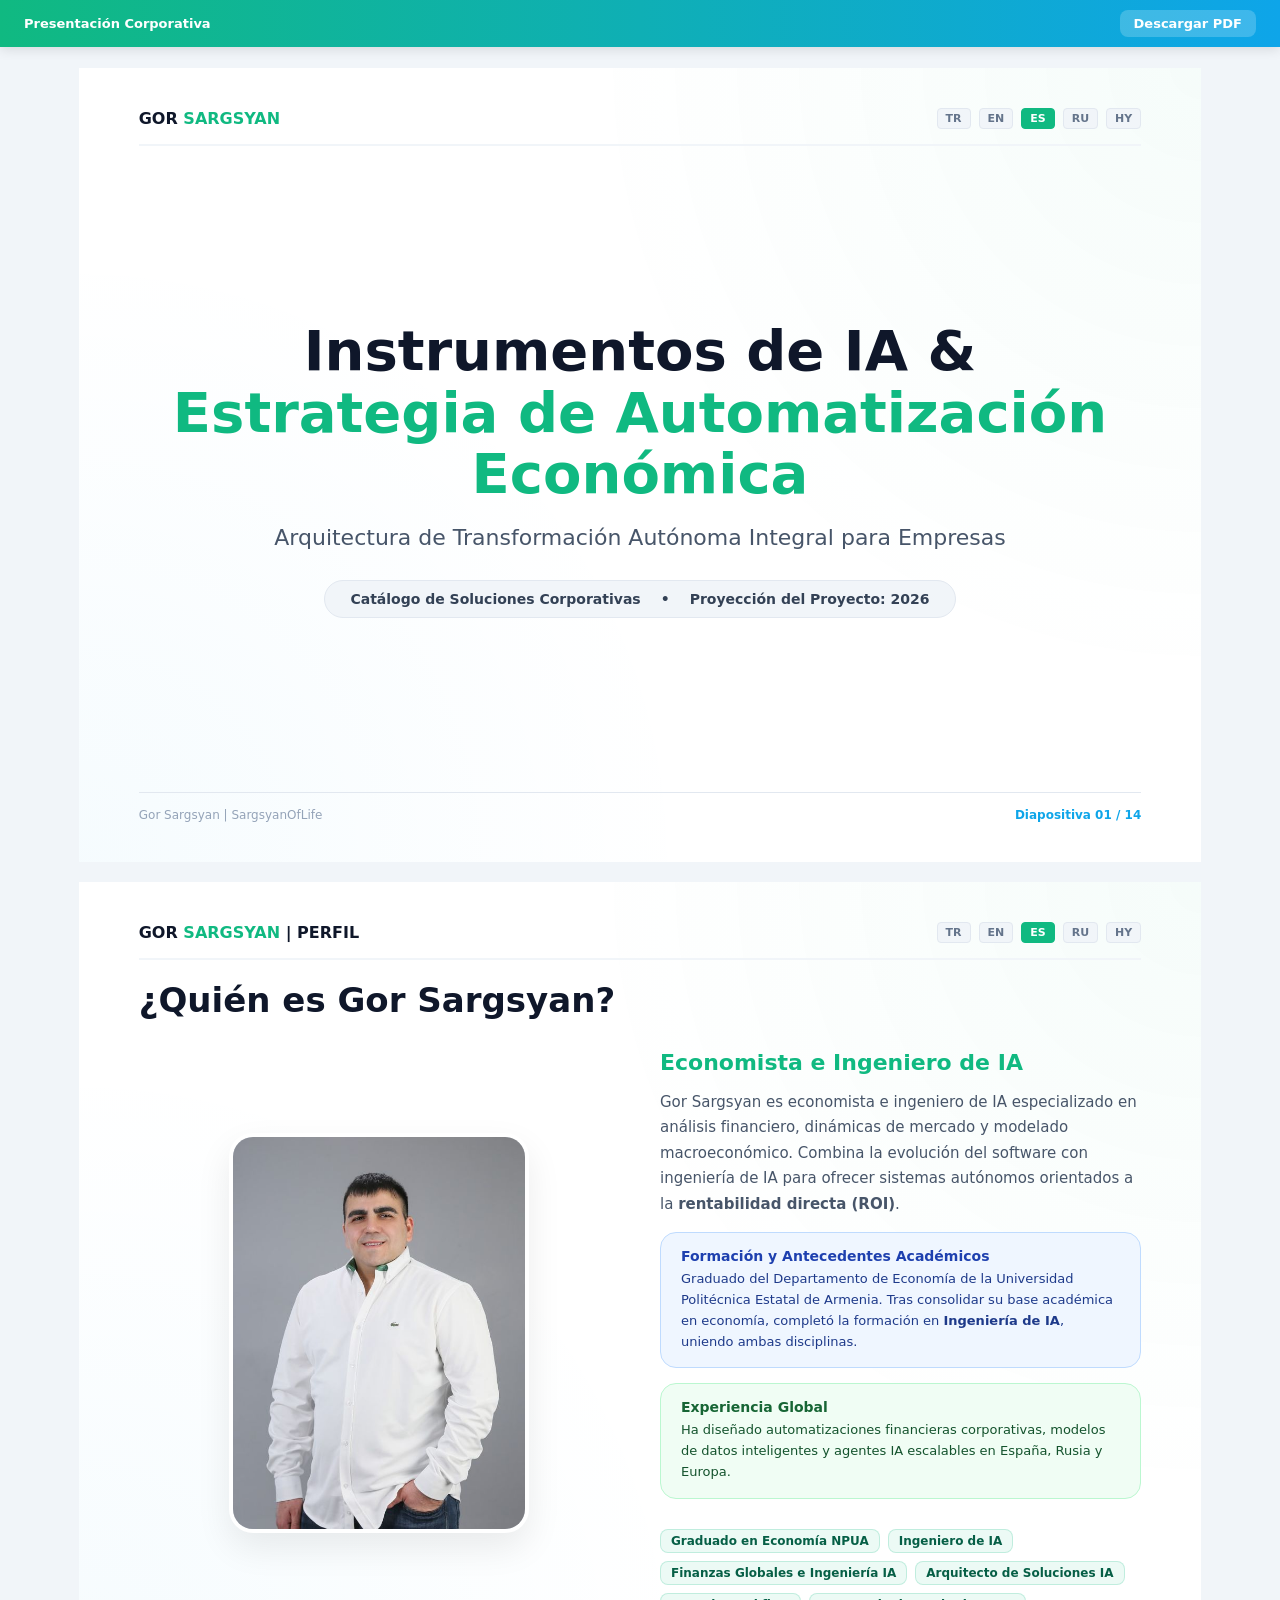
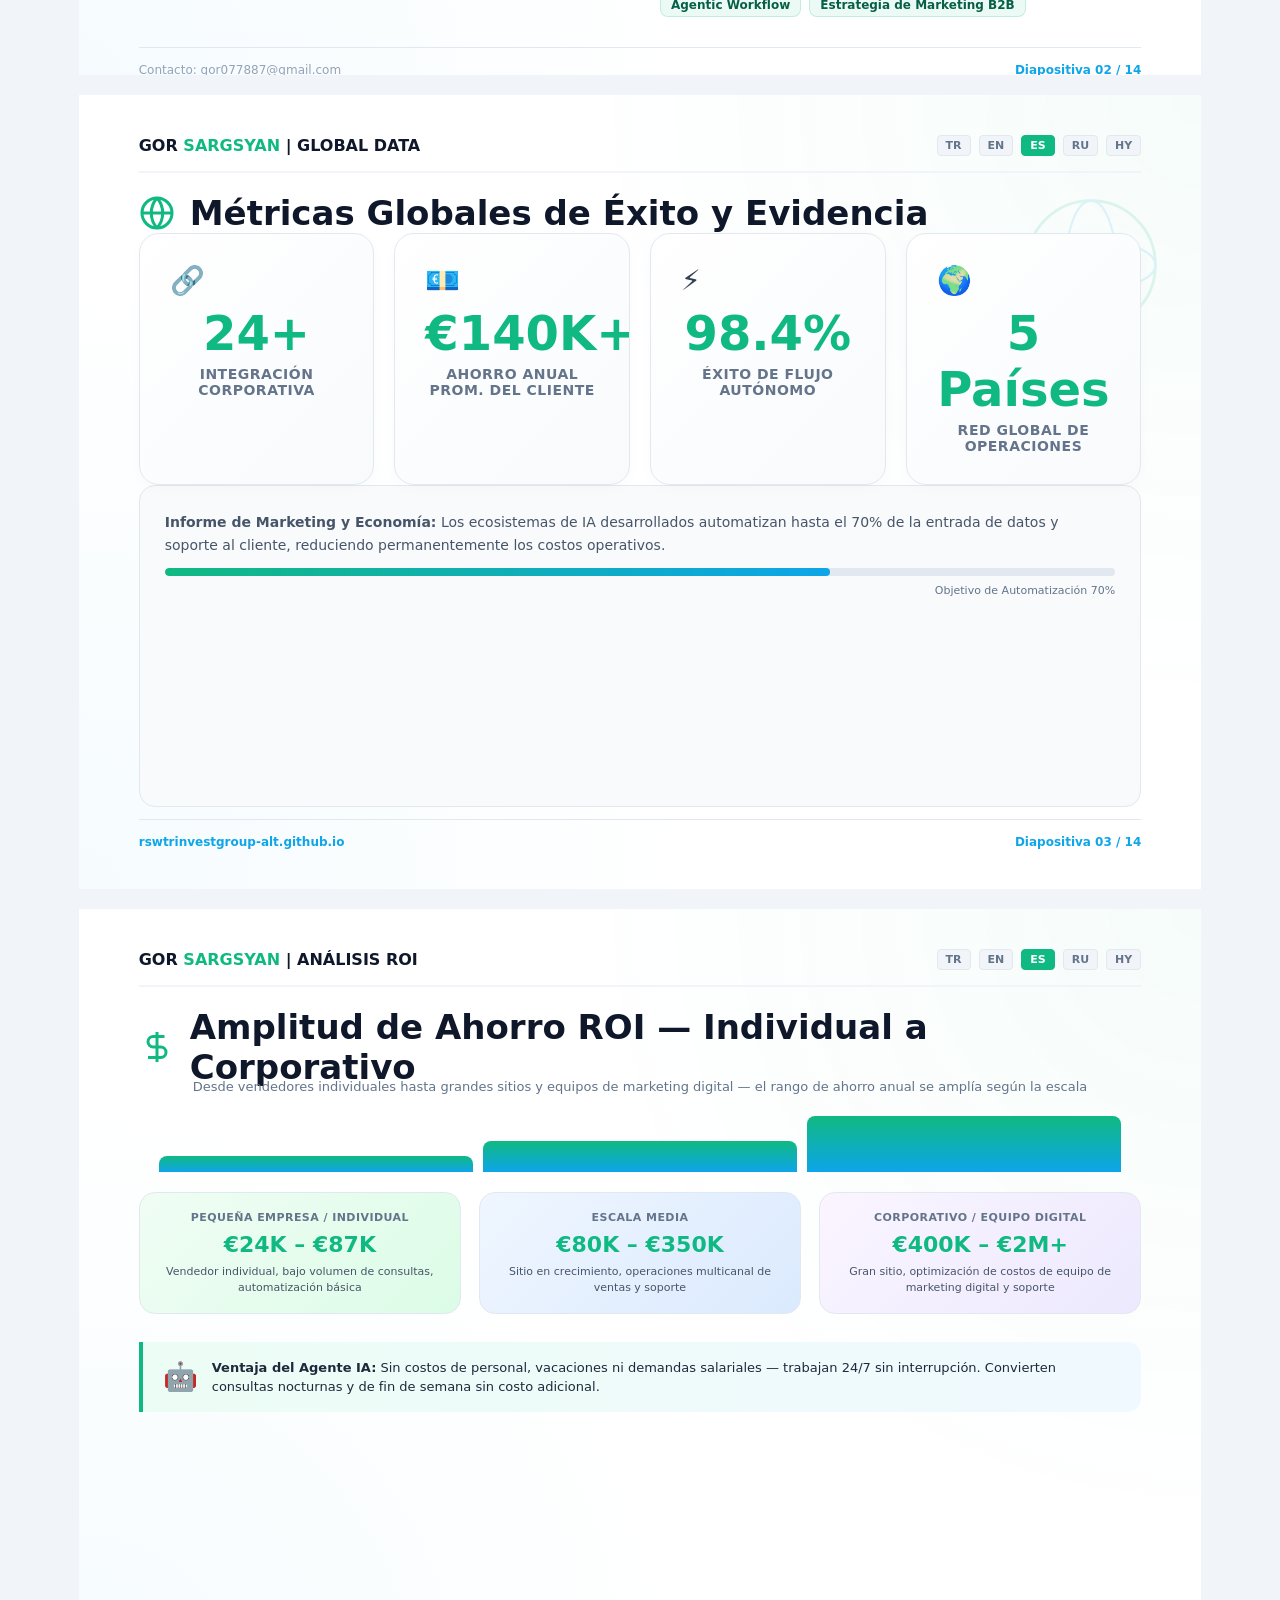
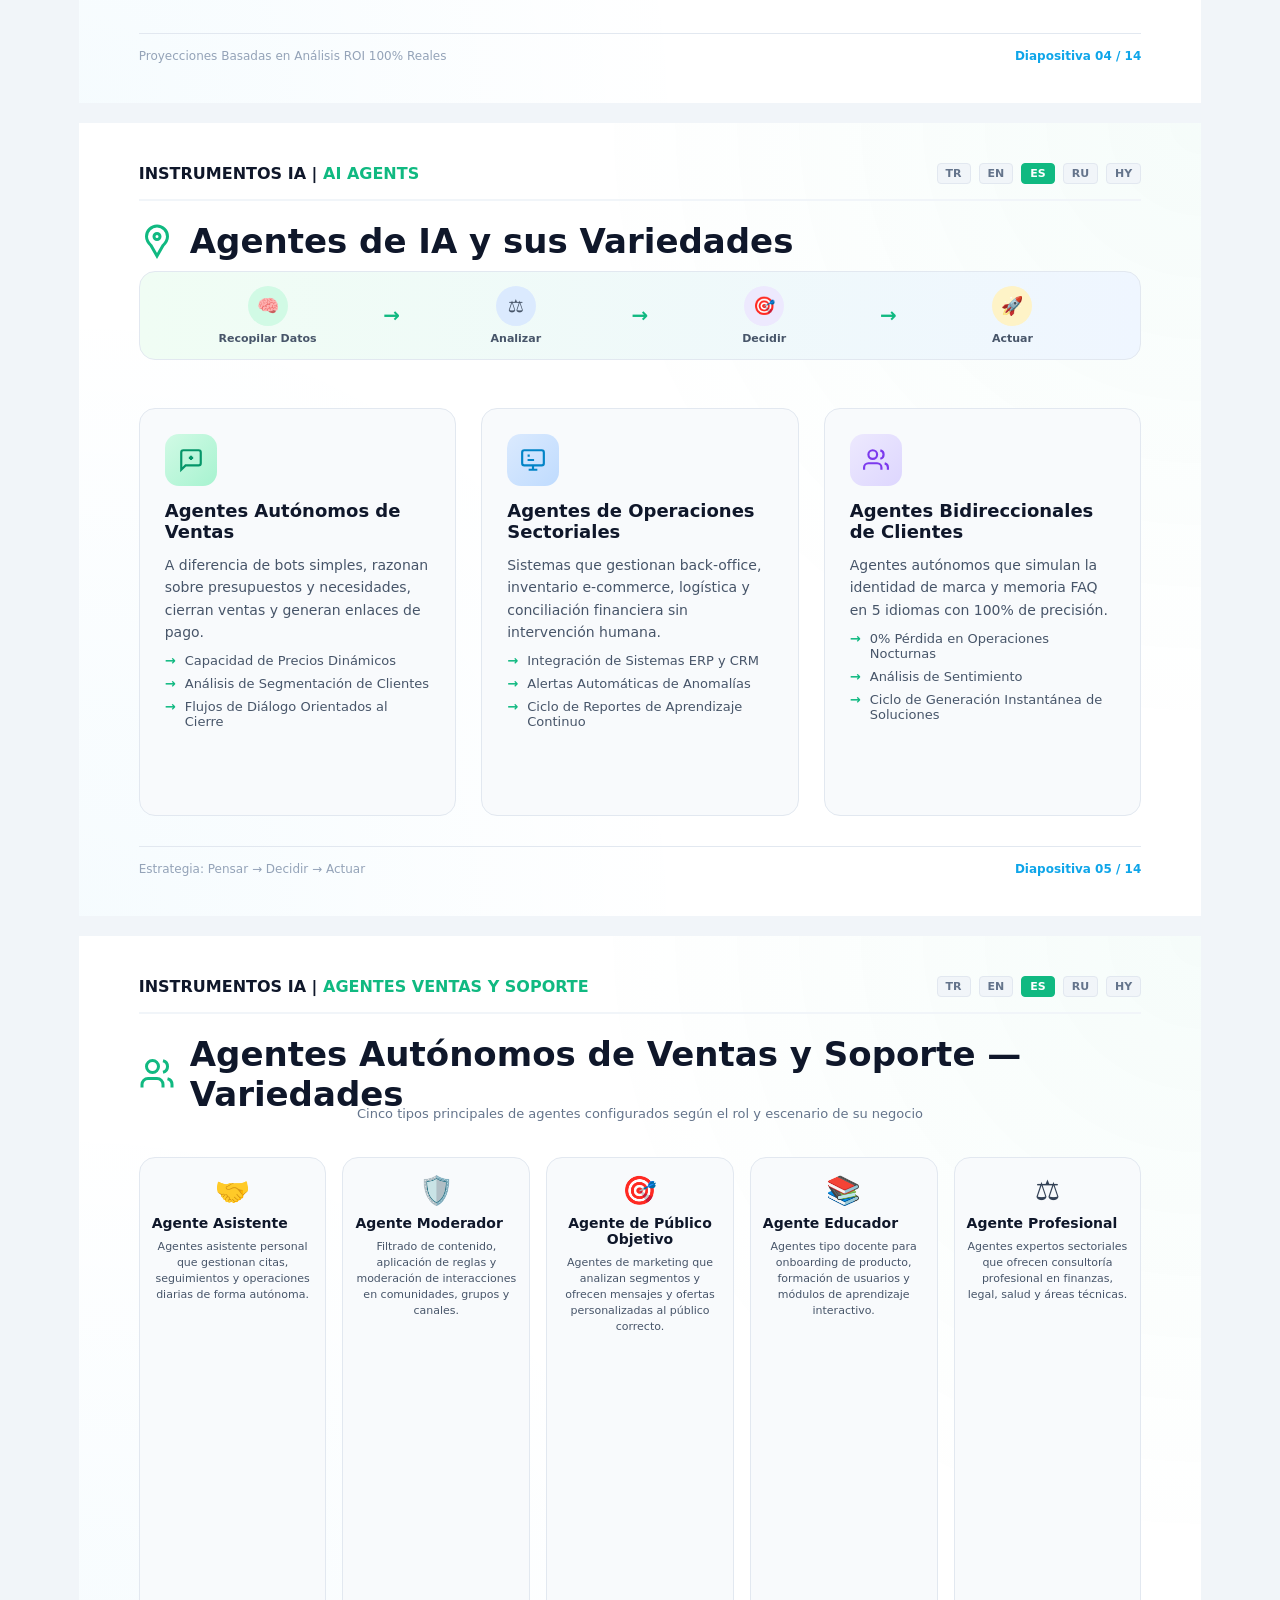
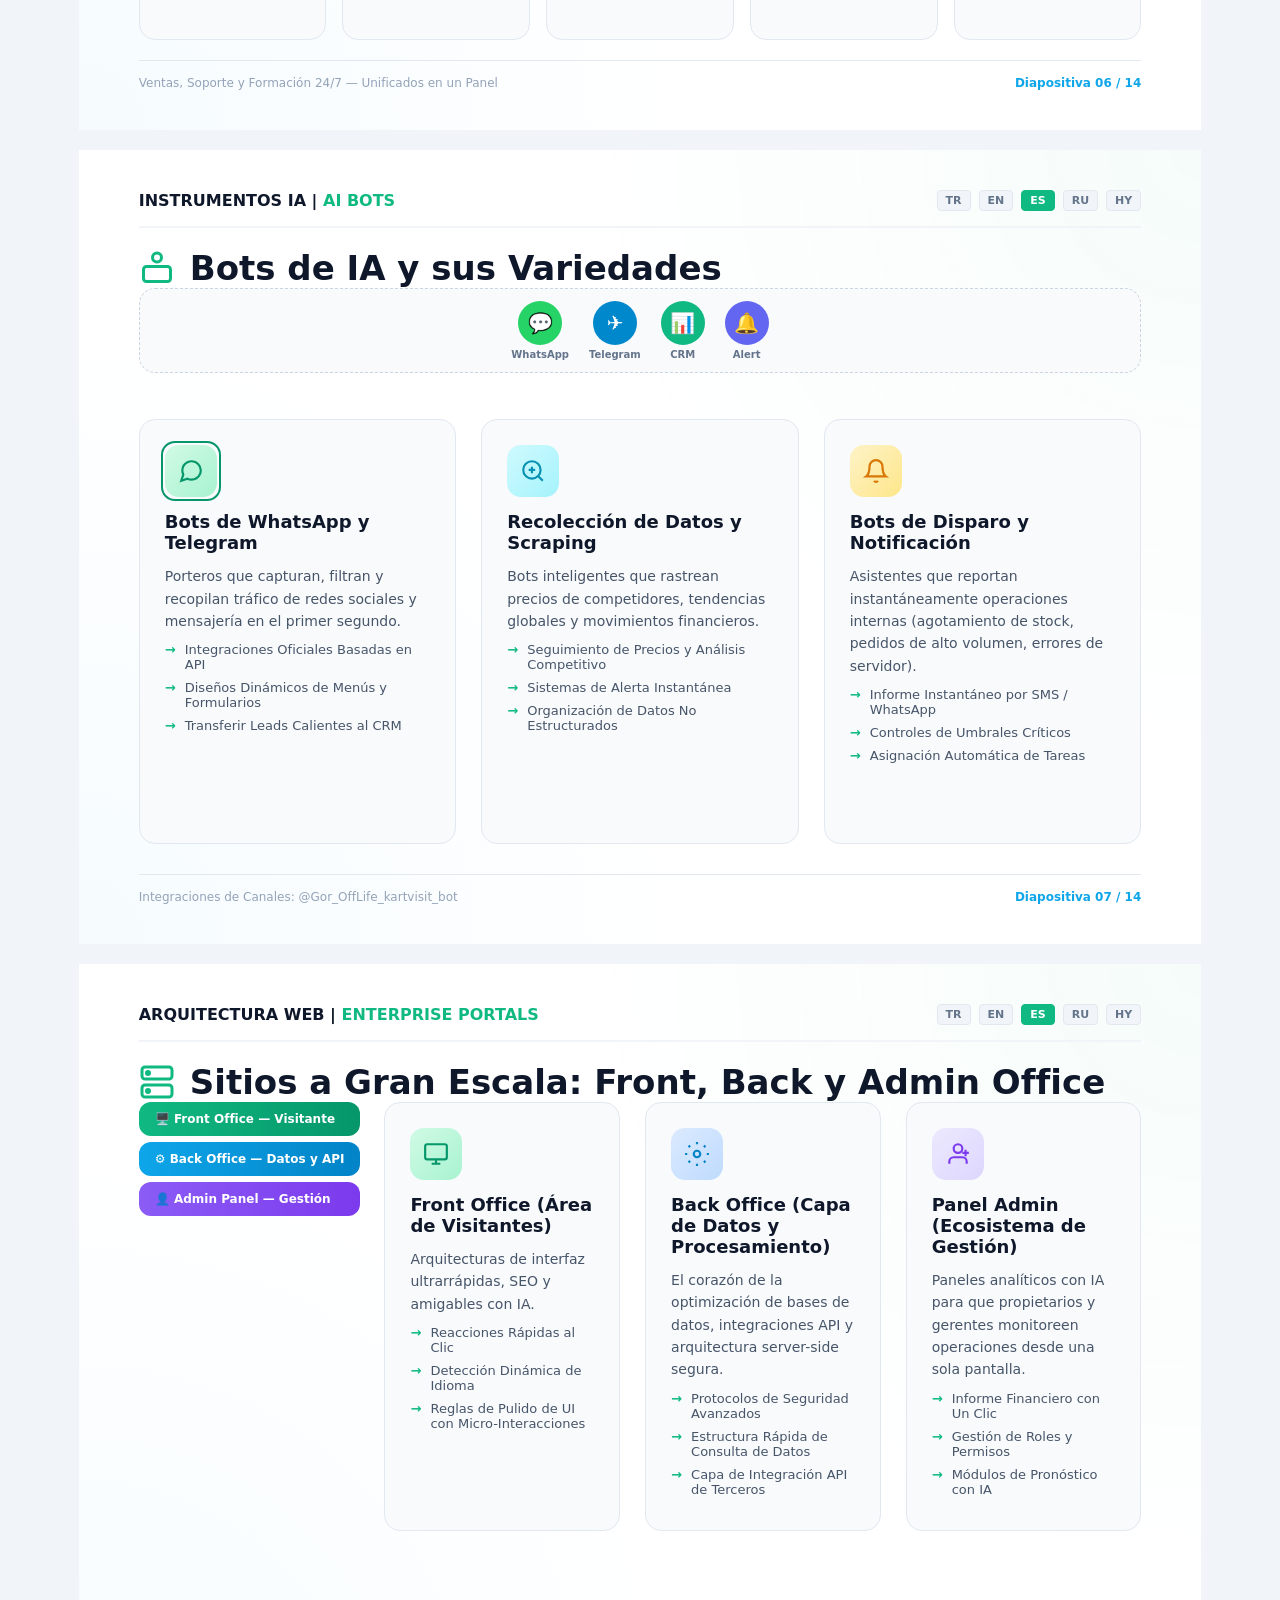
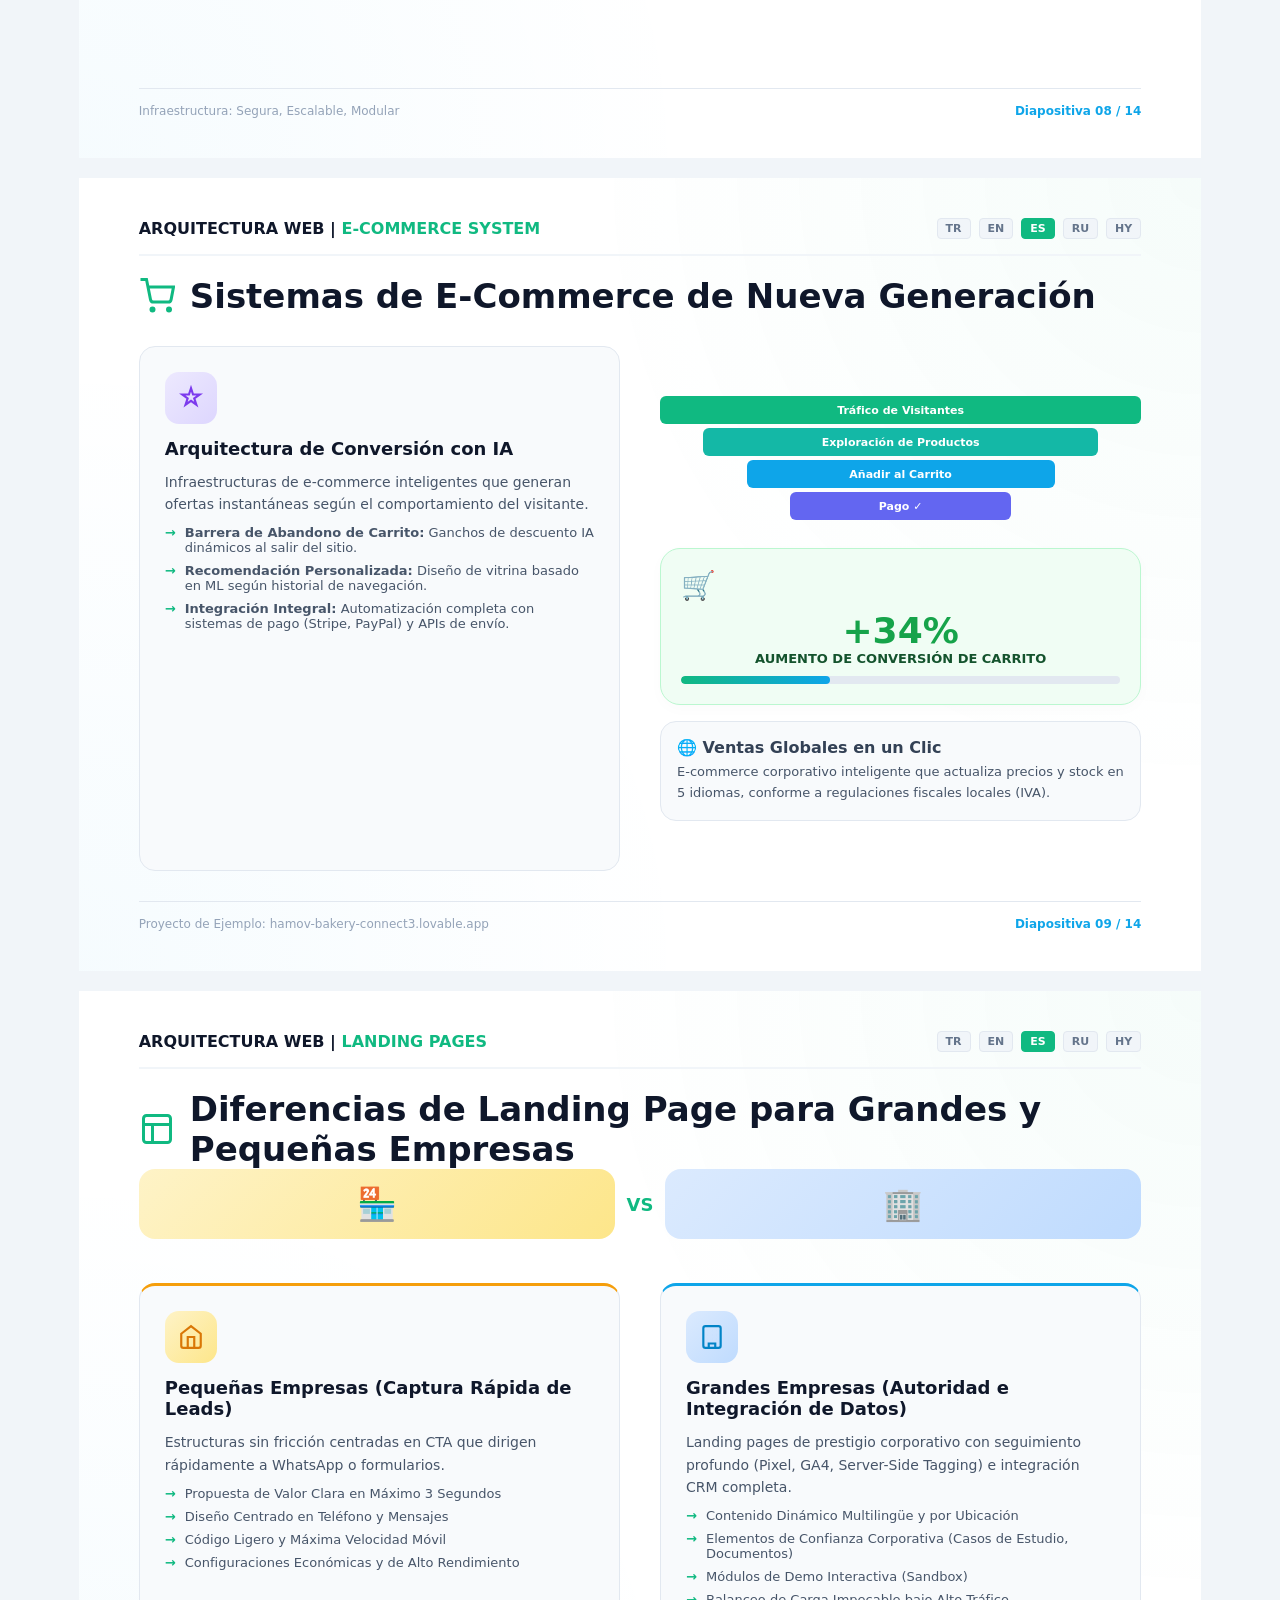
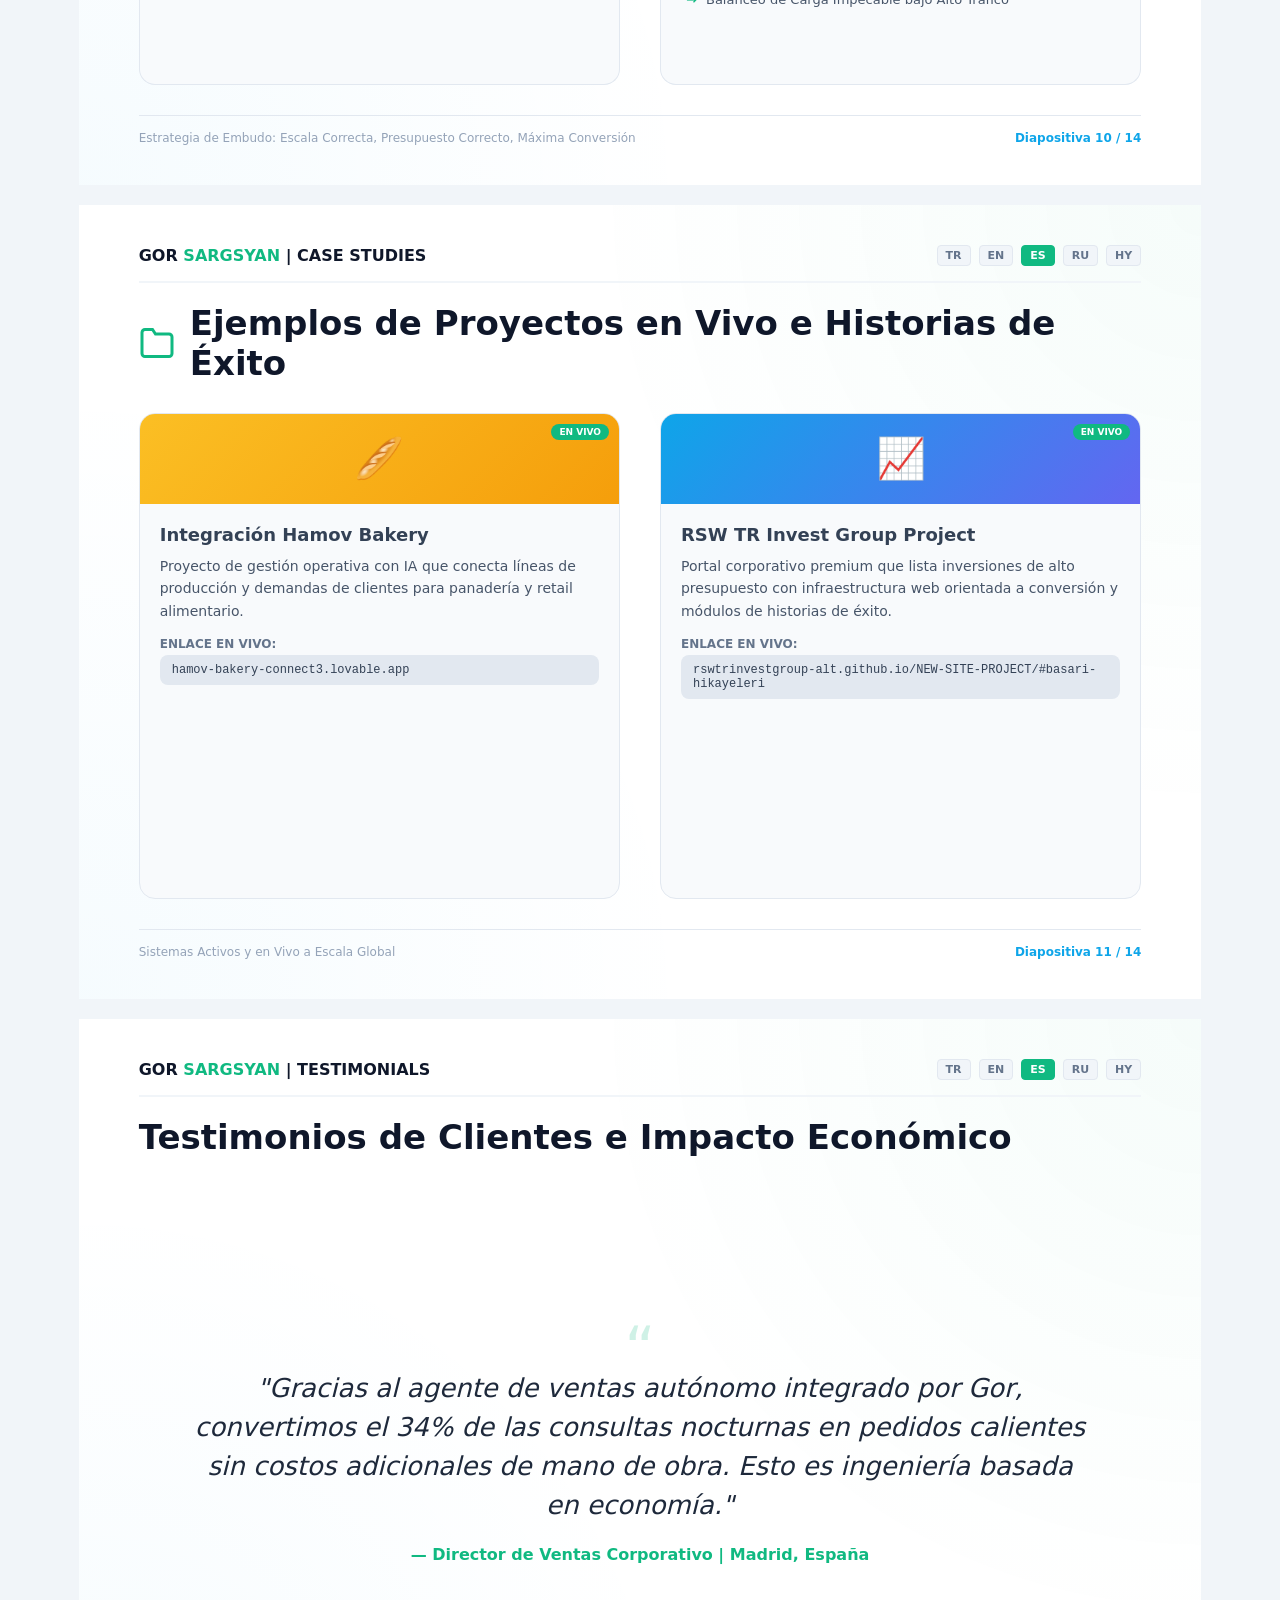
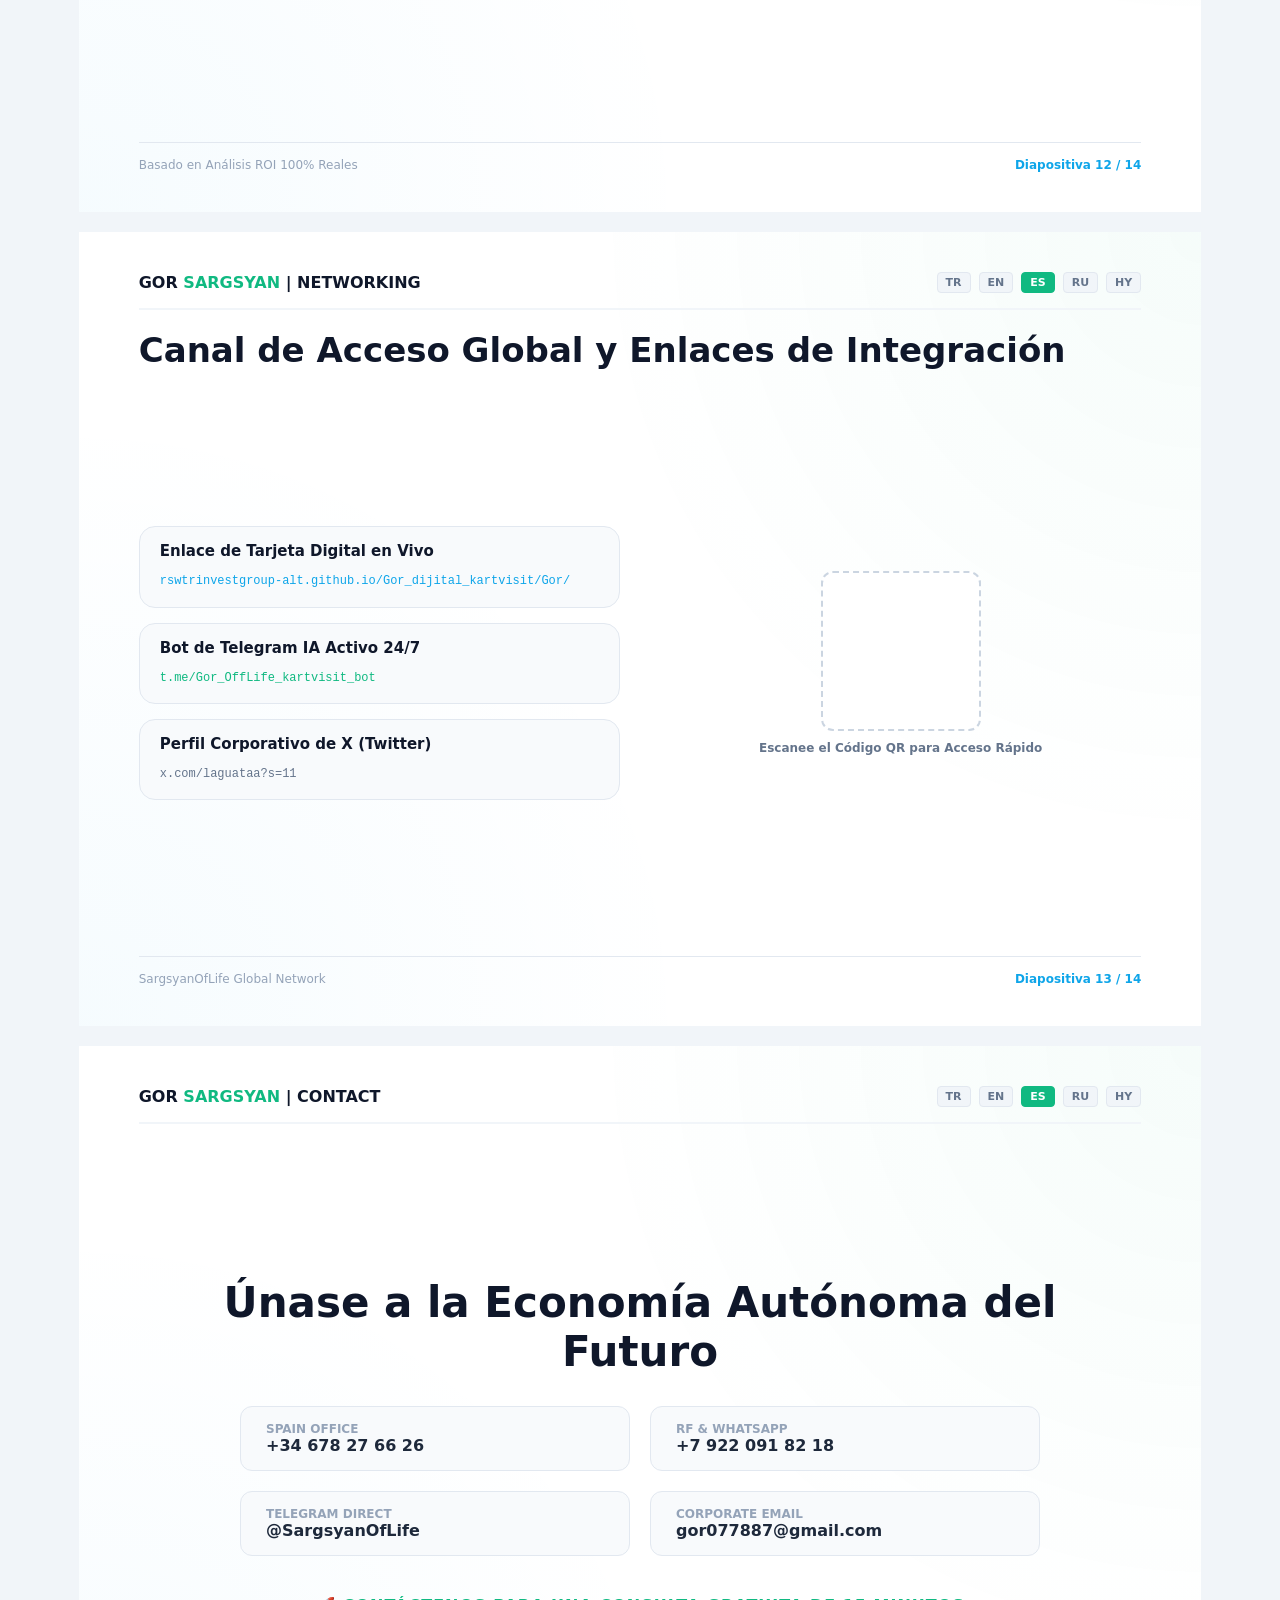
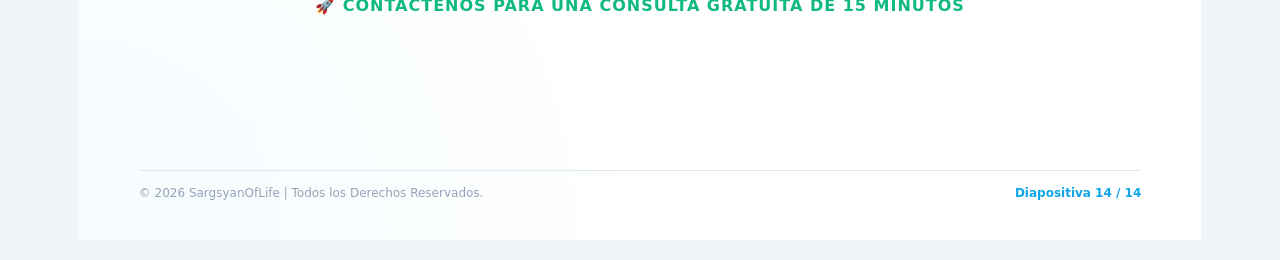
<file: assets/presentations/sunum_es.html>
<!DOCTYPE html>
<html lang="es">
<head>
    <meta charset="UTF-8">
    <meta name="viewport" content="width=device-width, initial-scale=1.0">
    <title>Gor Sargsyan | Presentación Global de IA y Estrategia Económica</title>
<style>
        /* PDF Çıktı ve Ekran Düzeni İçin A4 Yatay Standartları */
        * { box-sizing: border-box; margin: 0; padding: 0; }
        body { background-color: #f1f5f9; font-family: system-ui, -apple-system, 'Segoe UI', Roboto, sans-serif; color: #334155; }
        
        .slide {
            width: 297mm;
            height: 210mm;
            background: #ffffff;
            margin: 20px auto;
            padding: 40px 60px;
            position: relative;
            overflow: hidden;
            display: flex;
            flex-direction: column;
            justify-content: space-between;
            box-shadow: 0 10px 30px rgba(0,0,0,0.05);
            page-break-after: always;
        }

        /* Canlı ve Ferah Arka Plan Akışları */
        .slide::before {
            content: ''; position: absolute; top: 0; left: 0; width: 100%; height: 100%;
            background: radial-gradient(circle at top right, rgba(16, 185, 129, 0.04), transparent 45%),
                        radial-gradient(circle at bottom left, rgba(14, 165, 233, 0.04), transparent 45%);
            z-index: 0;
        }
        .slide > * { position: relative; z-index: 1; }

        /* Üst ve Alt Kurumsal Bilgi Kuşakları */
        .slide-header { display: flex; justify-content: space-between; align-items: center; border-bottom: 2px solid #f1f5f9; padding-bottom: 15px; }
        .slide-header .brand { font-family: system-ui, -apple-system, 'Segoe UI', Roboto, sans-serif; font-weight: 700; font-size: 16px; color: #0f172a; }
        .slide-header .brand span { color: #10b981; }
        .slide-header .languages { display: flex; gap: 8px; font-size: 11px; font-weight: 700; color: #64748b; }
        .slide-header .languages span { background: #f1f5f9; padding: 3px 8px; border-radius: 4px; border: 1px solid #e2e8f0; }
        .slide-header .languages .active { background: #10b981; color: white; border-color: #10b981; }
        
        .slide-footer { display: flex; justify-content: space-between; align-items: center; border-top: 1px solid #e2e8f0; padding-top: 15px; font-size: 12px; color: #94a3b8; }
        .slide-footer .footer-links { font-weight: 600; color: #0ea5e9; }

        /* Tipografi */
        h1, h2, h3 { font-family: system-ui, -apple-system, 'Segoe UI', Roboto, sans-serif; color: #0f172a; }
        .slide-title { font-size: 34px; font-weight: 800; color: #0f172a; margin-top: 20px; display: flex; align-items: center; gap: 15px; }
        .slide-title i { color: #10b981; }
        
        /* Grid ve Düzen Yapıları */
        .grid-2 { display: grid; grid-template-columns: 1fr 1fr; gap: 40px; align-items: center; flex-grow: 1; margin: 30px 0; }
        .grid-3 { display: grid; grid-template-columns: 1fr 1fr 1fr; gap: 25px; flex-grow: 1; margin: 30px 0; }
        .grid-4 { display: grid; grid-template-columns: repeat(4, 1fr); gap: 20px; flex-grow: 1; margin: 30px 0; }
        .grid-5 { display: grid; grid-template-columns: repeat(5, 1fr); gap: 16px; flex-grow: 1; margin: 20px 0; }
        .agent-type-slide { text-align: center; padding: 16px 12px !important; }
        .agent-type-slide__emoji { font-size: 28px; display: block; margin-bottom: 8px; }
        .agent-type-slide h3 { font-size: 14px !important; margin-bottom: 8px !important; }
        .agent-type-slide p { font-size: 11px !important; line-height: 1.45 !important; margin: 0 !important; }
        
        /* Kurumsal Bileşenler (Cards, Badges) */
        .card { background: #f8fafc; border: 1px solid #e2e8f0; border-radius: 16px; padding: 25px; height: 100%; transition: all 0.3s ease; }
        .card h3 { font-size: 18px; margin-bottom: 12px; color: #0f172a; display: flex; align-items: center; gap: 10px; }
        .card h3 i { color: #0ea5e9; }
        .card p { font-size: 14px; color: #475569; line-height: 1.6; }
        .card ul { list-style: none; margin-top: 10px; }
        .card ul li { font-size: 13px; margin-bottom: 8px; padding-left: 20px; position: relative; color: #475569; }
        .card ul li::before { content: '→'; position: absolute; left: 0; color: #10b981; font-weight: bold; }
        
        .badge-container { display: flex; flex-wrap: wrap; gap: 8px; margin-top: 15px; }
        .badge { background: rgba(16, 185, 129, 0.08); color: #065f46; border: 1px solid rgba(16, 185, 129, 0.2); padding: 4px 10px; border-radius: 8px; font-size: 12px; font-weight: 600; }

        /* Büyük İstatistik Alanları */
        .stat-box { text-align: center; padding: 30px; background: linear-gradient(135deg, #ffffff, #f8fafc); border: 1px solid #e2e8f0; border-radius: 20px; box-shadow: 0 4px 15px rgba(0,0,0,0.02); }
        .stat-number { font-size: 48px; font-weight: 800; color: #10b981; margin-bottom: 5px; font-family: system-ui, -apple-system, 'Segoe UI', Roboto, sans-serif; }
        .stat-label { font-size: 14px; color: #64748b; font-weight: 600; text-transform: uppercase; letter-spacing: 0.5px; }

        /* Özgeçmiş Profil Alanı */
        .profile-img-container {
            width: 100%; max-width: 300px; margin: 0 auto; aspect-ratio: 3/4;
            border-radius: 24px; overflow: hidden; border: 4px solid #ffffff;
            box-shadow: 0 15px 35px rgba(0,0,0,0.08); background: #e2e8f0;
            display: flex; align-items: center; justify-content: center;
        }
        .profile-img-container img {
            width: 100%; height: 100%; object-fit: cover;
            object-position: center center; display: block;
        }
        
        /* QR Code & Bot Kısmı */
        .qr-placeholder { width: 160px; height: 160px; background: #fff; border: 2px dashed #cbd5e1; display: flex; align-items: center; justify-content: center; margin: 0 auto; border-radius: 12px; }

        /* === Diapositiva 3-9 Görsel & Animasyon === */
        @keyframes floatY { 0%,100%{transform:translateY(0)} 50%{transform:translateY(-6px)} }
        @keyframes pulseRing { 0%{transform:scale(1);opacity:.6} 100%{transform:scale(1.5);opacity:0} }
        @keyframes growBar { from{width:0} to{width:var(--w,70%)} }
        @keyframes spinSlow { from{transform:rotate(0deg)} to{transform:rotate(360deg)} }
        @keyframes dashMove { to{stroke-dashoffset:0} }
        @keyframes fadeUp { from{opacity:0;transform:translateY(12px)} to{opacity:1;transform:translateY(0)} }
        @keyframes blink { 0%,100%{opacity:1} 50%{opacity:.35} }

        .slide--rich { overflow: hidden; }
        .slide-deco { position:absolute; z-index:0; pointer-events:none; }
        .slide-body { position:relative; z-index:1; flex-grow:1; display:flex; flex-direction:column; }

        .v-icon-wrap {
            width:52px; height:52px; border-radius:14px; display:flex; align-items:center; justify-content:center;
            margin-bottom:14px; flex-shrink:0;
        }
        .v-icon-wrap--green { background:linear-gradient(135deg,#d1fae5,#a7f3d0); color:#059669; }
        .v-icon-wrap--blue { background:linear-gradient(135deg,#dbeafe,#bfdbfe); color:#0284c7; }
        .v-icon-wrap--purple { background:linear-gradient(135deg,#ede9fe,#ddd6fe); color:#7c3aed; }
        .v-icon-wrap--amber { background:linear-gradient(135deg,#fef3c7,#fde68a); color:#d97706; }
        .v-icon-wrap--cyan { background:linear-gradient(135deg,#cffafe,#a5f3fc); color:#0891b2; }
        .v-icon { width:26px; height:26px; }
        .anim-float { animation: floatY 3s ease-in-out infinite; }
        .anim-float-d1 { animation: floatY 3s ease-in-out .4s infinite; }
        .anim-float-d2 { animation: floatY 3s ease-in-out .8s infinite; }
        .anim-pulse-ring { position:relative; }
        .anim-pulse-ring::after {
            content:''; position:absolute; inset:-4px; border-radius:inherit; border:2px solid currentColor;
            animation: pulseRing 2s ease-out infinite;
        }

        .stat-box--viz { position:relative; overflow:hidden; }
        .stat-box--viz .stat-icon { font-size:28px; margin-bottom:8px; display:block; }
        .stat-box--viz:nth-child(1) { animation: fadeUp .6s ease both; }
        .stat-box--viz:nth-child(2) { animation: fadeUp .6s .1s ease both; }
        .stat-box--viz:nth-child(3) { animation: fadeUp .6s .2s ease both; }
        .stat-box--viz:nth-child(4) { animation: fadeUp .6s .3s ease both; }

        .viz-globe { position:absolute; right:40px; top:100px; width:140px; height:140px; opacity:.12; animation: spinSlow 40s linear infinite; }
        .viz-bar-wrap { margin-top:12px; background:#e2e8f0; border-radius:99px; height:8px; overflow:hidden; }
        .viz-bar { height:100%; background:linear-gradient(90deg,#10b981,#0ea5e9); border-radius:99px; animation: growBar 1.5s ease forwards; width:0; }

        .agent-flow { display:flex; align-items:center; justify-content:center; gap:8px; margin:10px 0 18px; padding:14px 20px; background:linear-gradient(90deg,#f0fdf4,#eff6ff); border-radius:16px; border:1px solid #e2e8f0; }
        .agent-flow__step { text-align:center; flex:1; font-size:11px; font-weight:700; color:#475569; }
        .agent-flow__icon { width:40px; height:40px; margin:0 auto 6px; border-radius:50%; display:flex; align-items:center; justify-content:center; font-size:18px; }
        .agent-flow__arrow { color:#10b981; font-size:20px; font-weight:800; animation: blink 1.5s infinite; }
        .card--viz { display:flex; flex-direction:column; transition: transform .3s; }
        .card--viz:hover { transform: translateY(-4px); }

        .bot-hub { display:flex; justify-content:center; gap:20px; margin-bottom:16px; padding:12px; background:#f8fafc; border-radius:16px; border:1px dashed #cbd5e1; }
        .bot-hub__item { text-align:center; font-size:10px; font-weight:700; color:#64748b; }
        .bot-hub__circle { width:44px; height:44px; border-radius:50%; display:flex; align-items:center; justify-content:center; margin:0 auto 4px; font-size:20px; }

        .arch-stack { display:flex; flex-direction:column; gap:6px; margin-bottom:16px; max-width:320px; }
        .arch-layer { display:flex; align-items:center; gap:12px; padding:10px 16px; border-radius:12px; font-size:12px; font-weight:700; color:#fff; animation: fadeUp .5s ease both; }
        .arch-layer:nth-child(1) { background:linear-gradient(90deg,#10b981,#059669); animation-delay:.1s; }
        .arch-layer:nth-child(2) { background:linear-gradient(90deg,#0ea5e9,#0284c7); animation-delay:.2s; }
        .arch-layer:nth-child(3) { background:linear-gradient(90deg,#8b5cf6,#7c3aed); animation-delay:.3s; }

        .funnel-viz { display:flex; flex-direction:column; align-items:center; gap:4px; margin-bottom:12px; }
        .funnel-step { height:28px; display:flex; align-items:center; justify-content:center; color:#fff; font-size:11px; font-weight:700; border-radius:6px; animation: fadeUp .5s ease both; }
        .funnel-step:nth-child(1) { width:100%; background:#10b981; animation-delay:.1s; }
        .funnel-step:nth-child(2) { width:82%; background:#14b8a6; animation-delay:.2s; }
        .funnel-step:nth-child(3) { width:64%; background:#0ea5e9; animation-delay:.3s; }
        .funnel-step:nth-child(4) { width:46%; background:#6366f1; animation-delay:.4s; }

        .compare-viz { display:grid; grid-template-columns:1fr auto 1fr; gap:12px; align-items:center; margin-bottom:14px; }
        .compare-box { text-align:center; padding:16px; border-radius:16px; font-size:32px; }
        .compare-box--sm { background:linear-gradient(135deg,#fef3c7,#fde68a); }
        .compare-box--lg { background:linear-gradient(135deg,#dbeafe,#bfdbfe); }
        .compare-vs { font-weight:800; color:#10b981; font-size:18px; animation: blink 2s infinite; }

        .project-card { overflow:hidden; padding:0 !important; }
        .project-card__banner { height:90px; display:flex; align-items:center; justify-content:center; font-size:40px; position:relative; }
        .project-card__banner--bakery { background:linear-gradient(135deg,#fbbf24,#f59e0b); }
        .project-card__banner--invest { background:linear-gradient(135deg,#0ea5e9,#6366f1); }
        .project-card__body { padding:20px; }
        .project-card__live { position:absolute; top:10px; right:10px; background:#10b981; color:#fff; font-size:9px; font-weight:800; padding:3px 8px; border-radius:99px; animation: blink 2s infinite; }

        .slide-title .title-icon { width:36px; height:36px; color:#10b981; flex-shrink:0; }

        .roi-tiers { display:grid; grid-template-columns:repeat(3,1fr); gap:18px; margin:16px 0; }
        .roi-tier { padding:18px; border-radius:16px; text-align:center; animation:fadeUp .5s ease both; border:1px solid #e2e8f0; }
        .roi-tier:nth-child(1) { background:linear-gradient(135deg,#f0fdf4,#dcfce7); animation-delay:.1s; }
        .roi-tier:nth-child(2) { background:linear-gradient(135deg,#eff6ff,#dbeafe); animation-delay:.2s; }
        .roi-tier:nth-child(3) { background:linear-gradient(135deg,#faf5ff,#ede9fe); animation-delay:.3s; }
        .roi-tier__label { font-size:11px; font-weight:700; color:#64748b; text-transform:uppercase; letter-spacing:.04em; margin-bottom:8px; }
        .roi-tier__range { font-size:22px; font-weight:800; color:#10b981; line-height:1.2; margin-bottom:6px; }
        .roi-tier__desc { font-size:11px; color:#475569; line-height:1.4; }
        .roi-perks-banner {
            display:flex; align-items:center; gap:14px; padding:14px 20px; margin-top:12px;
            background:linear-gradient(90deg,#ecfdf5,#f0f9ff); border-left:4px solid #10b981; border-radius:0 14px 14px 0;
            font-size:13px; color:#1e293b; line-height:1.5;
        }
        .roi-perks-banner__icon { font-size:28px; flex-shrink:0; }
        .roi-amplitude-viz { display:flex; align-items:flex-end; gap:10px; height:56px; margin:10px 0 4px; padding:0 20px; }
        .roi-amp-bar { flex:1; border-radius:8px 8px 0 0; background:linear-gradient(180deg,#10b981,#0ea5e9); animation:growBar 1.2s ease both; }
        .roi-amp-bar:nth-child(1) { height:28%; --w:100%; animation-delay:.1s; }
        .roi-amp-bar:nth-child(2) { height:55%; animation-delay:.2s; }
        .roi-amp-bar:nth-child(3) { height:100%; animation-delay:.3s; }

        @media print {
            * { -webkit-print-color-adjust: exact !important; print-color-adjust: exact !important; }
            body { background-color: #f1f5f9 !important; }
            .slide { margin: 0; box-shadow: none; border: none; width: 297mm; height: 210mm; page-break-after: always; }
            .slide::before { display: block !important; }
            .stat-box, .card, .badge, .profile-img-container { break-inside: avoid; }
        }
    
.viewer-bar{position:fixed;top:0;left:0;right:0;z-index:9999;background:linear-gradient(90deg,#10b981,#0ea5e9);
  color:#fff;padding:10px 24px;display:flex;justify-content:space-between;align-items:center;
  font-family:system-ui,sans-serif;font-size:13px;font-weight:600;box-shadow:0 2px 12px rgba(0,0,0,.12)}
.viewer-bar a{color:#fff;text-decoration:none;background:rgba(255,255,255,.2);padding:6px 14px;border-radius:8px}
.viewer-bar a:hover{background:rgba(255,255,255,.35)}
body{padding-top:48px}
@media print{.viewer-bar{display:none}body{padding-top:0}}

        .slide-title i.fa-solid, .slide-title i.fa-brands,
        .card h3 > i.fa-solid, .card h3 > i.fa-brands { display: none; }
        .title-icon, .v-icon, .v-icon-wrap, .slide-deco, .stat-icon { display: flex !important; }
        .slide { box-shadow: none; }
    
    </style>
</head>
<body>
<div class="viewer-bar"><span>Presentación Corporativa</span><a href="gor_sargsyan_sunum_es.pdf" target="_blank">Descargar PDF</a></div>


    <div class="slide" id="slayt1">
        <div class="slide-header">
            <div class="brand">GOR <span>SARGSYAN</span></div>
            <div class="languages"><span>TR</span><span>EN</span><span class="active">ES</span><span>RU</span><span>HY</span></div>
        </div>
        <div class="content-area" style="text-align: center; margin: auto 0;">
            <h1 style="font-size: 56px; color: #0f172a; margin-bottom: 20px; font-weight: 800; line-height: 1.1;">
                Instrumentos de IA & <br><span style="color: #10b981;">Estrategia de Automatización Económica</span>
            </h1>
            <p style="font-size: 22px; color: #475569; max-width: 800px; margin: 0 auto 30px; font-weight: 300;">
                Arquitectura de Transformación Autónoma Integral para Empresas
            </p>
            <div style="display: inline-flex; gap: 20px; background: #f1f5f9; padding: 10px 25px; border-radius: 30px; border: 1px solid #e2e8f0; font-weight: 600; font-size: 14px; color: #334155;">
                <span><i class="fa-solid fa-layer-group" style="color: #10b981;"></i> Catálogo de Soluciones Corporativas</span>
                <span>•</span>
                <span>Proyección del Proyecto: 2026</span>
            </div>
        </div>
        <div class="slide-footer">
            <span>Gor Sargsyan | SargsyanOfLife</span>
            <span class="footer-links">Diapositiva 01 / 14</span>
        </div>
    </div>

    <div class="slide" id="slayt2">
        <div class="slide-header">
            <div class="brand">GOR <span>SARGSYAN</span> | PERFIL</div>
            <div class="languages"><span>TR</span><span>EN</span><span class="active">ES</span><span>RU</span><span>HY</span></div>
        </div>
        <h2 class="slide-title"><i class="fa-solid fa-user-tie"></i> ¿Quién es Gor Sargsyan?</h2>
        <div class="grid-2">
            <div class="profile-img-container">
                <img src="gor_main_pres.jpg" alt="Gor Sargsyan">
            </div>
            <div style="display: flex; flex-direction: column; justify-content: center; gap: 15px;">
                <h3 style="font-size: 22px; color: #10b981; font-weight: 700;">Economista e Ingeniero de IA</h3>
                <p style="font-size: 15px; color: #475569; line-height: 1.7;">
                    Gor Sargsyan es economista e ingeniero de IA especializado en análisis financiero, dinámicas de mercado y modelado macroeconómico. Combina la evolución del software con ingeniería de IA para ofrecer sistemas autónomos orientados a la <strong>rentabilidad directa (ROI)</strong>.
                </p>
                <div class="card" style="padding: 15px 20px; background: #eff6ff; border-color: #bfdbfe;">
                    <h4 style="font-weight: 700; color: #1e40af; font-size: 14px; margin-bottom: 5px;">Formación y Antecedentes Académicos</h4>
                    <p style="font-size: 13px; color: #1e3a8a; line-height: 1.6;">Graduado del Departamento de Economía de la Universidad Politécnica Estatal de Armenia. Tras consolidar su base académica en economía, completó la formación en <strong>Ingeniería de IA</strong>, uniendo ambas disciplinas.</p>
                </div>
                <div class="card" style="padding: 15px 20px; background: #f0fdf4; border-color: #bbf7d0;">
                    <h4 style="font-weight: 700; color: #166534; font-size: 14px; margin-bottom: 5px;">Experiencia Global</h4>
                    <p style="font-size: 13px; color: #14532d;">Ha diseñado automatizaciones financieras corporativas, modelos de datos inteligentes y agentes IA escalables en España, Rusia y Europa.</p>
                </div>
                <div class="badge-container">
                    <span class="badge">Graduado en Economía NPUA</span>
                    <span class="badge">Ingeniero de IA</span>
                    <span class="badge">Finanzas Globales e Ingeniería IA</span>
                    <span class="badge">Arquitecto de Soluciones IA</span>
                    <span class="badge">Agentic Workflow</span>
                    <span class="badge">Estrategia de Marketing B2B</span>
                </div>
            </div>
        </div>
        <div class="slide-footer">
            <span>Contacto: gor077887@gmail.com</span>
            <span class="footer-links">Diapositiva 02 / 14</span>
        </div>
    </div>

    <div class="slide slide--rich" id="slayt3">
        <svg class="slide-deco viz-globe" viewBox="0 0 100 100" fill="none"><circle cx="50" cy="50" r="46" stroke="#10b981" stroke-width="2"/><ellipse cx="50" cy="50" rx="46" ry="18" stroke="#0ea5e9" stroke-width="1.5"/><ellipse cx="50" cy="50" rx="18" ry="46" stroke="#0ea5e9" stroke-width="1.5"/><circle cx="30" cy="38" r="3" fill="#10b981"/><circle cx="68" cy="55" r="3" fill="#10b981"/><circle cx="45" cy="72" r="3" fill="#0ea5e9"/></svg>
        <div class="slide-header">
            <div class="brand">GOR <span>SARGSYAN</span> | GLOBAL DATA</div>
            <div class="languages"><span>TR</span><span>EN</span><span class="active">ES</span><span>RU</span><span>HY</span></div>
        </div>
        <div class="slide-body">
            <h2 class="slide-title">
                <svg class="title-icon anim-float" viewBox="0 0 24 24" fill="none" stroke="currentColor" stroke-width="2"><circle cx="12" cy="12" r="10"/><path d="M2 12h20M12 2a15 15 0 0 1 0 20M12 2a15 15 0 0 0 0 20"/></svg>
                Métricas Globales de Éxito y Evidencia
            </h2>
            <div class="grid-4" style="margin: auto 0;">
                <div class="stat-box stat-box--viz">
                    <span class="stat-icon anim-float">🔗</span>
                    <div class="stat-number">24+</div>
                    <div class="stat-label">Integración Corporativa</div>
                </div>
                <div class="stat-box stat-box--viz">
                    <span class="stat-icon anim-float-d1">💶</span>
                    <div class="stat-number">€140K+</div>
                    <div class="stat-label">Ahorro Anual Prom. del Cliente</div>
                </div>
                <div class="stat-box stat-box--viz">
                    <span class="stat-icon anim-float-d2">⚡</span>
                    <div class="stat-number">98.4%</div>
                    <div class="stat-label">Éxito de Flujo Autónomo</div>
                </div>
                <div class="stat-box stat-box--viz">
                    <span class="stat-icon anim-float">🌍</span>
                    <div class="stat-number">5 Países</div>
                    <div class="stat-label">Red Global de Operaciones</div>
                </div>
            </div>
            <div class="card" style="margin-bottom: 12px;">
                <p><strong>Informe de Marketing y Economía:</strong> Los ecosistemas de IA desarrollados automatizan hasta el 70% de la entrada de datos y soporte al cliente, reduciendo permanentemente los costos operativos.</p>
                <div class="viz-bar-wrap"><div class="viz-bar" style="--w:70%"></div></div>
                <p style="font-size:11px;color:#64748b;margin-top:6px;text-align:right;">Objetivo de Automatización 70%</p>
            </div>
        </div>
        <div class="slide-footer">
            <span class="footer-links">rswtrinvestgroup-alt.github.io</span>
            <span class="footer-links">Diapositiva 03 / 14</span>
        </div>
    </div>

    <div class="slide slide--rich" id="slayt3b">
        <div class="slide-header">
            <div class="brand">GOR <span>SARGSYAN</span> | ANÁLISIS ROI</div>
            <div class="languages"><span>TR</span><span>EN</span><span class="active">ES</span><span>RU</span><span>HY</span></div>
        </div>
        <div class="slide-body">
            <h2 class="slide-title">
                <svg class="title-icon anim-float" viewBox="0 0 24 24" fill="none" stroke="currentColor" stroke-width="2"><path d="M12 2v20M17 5H9.5a3.5 3.5 0 0 0 0 7h5a3.5 3.5 0 0 1 0 7H6"/></svg>
                Amplitud de Ahorro ROI — Individual a Corporativo
            </h2>
            <p style="text-align:center;color:#64748b;font-size:13px;margin:-8px 0 12px;">Desde vendedores individuales hasta grandes sitios y equipos de marketing digital — el rango de ahorro anual se amplía según la escala</p>
            <div class="roi-amplitude-viz">
                <div class="roi-amp-bar"></div>
                <div class="roi-amp-bar"></div>
                <div class="roi-amp-bar"></div>
            </div>
            <div class="roi-tiers">
                <div class="roi-tier">
                    <div class="roi-tier__label">Pequeña Empresa / Individual</div>
                    <div class="roi-tier__range">€24K – €87K</div>
                    <div class="roi-tier__desc">Vendedor individual, bajo volumen de consultas, automatización básica</div>
                </div>
                <div class="roi-tier">
                    <div class="roi-tier__label">Escala Media</div>
                    <div class="roi-tier__range">€80K – €350K</div>
                    <div class="roi-tier__desc">Sitio en crecimiento, operaciones multicanal de ventas y soporte</div>
                </div>
                <div class="roi-tier">
                    <div class="roi-tier__label">Corporativo / Equipo Digital</div>
                    <div class="roi-tier__range">€400K – €2M+</div>
                    <div class="roi-tier__desc">Gran sitio, optimización de costos de equipo de marketing digital y soporte</div>
                </div>
            </div>
            <div class="roi-perks-banner">
                <span class="roi-perks-banner__icon anim-float">🤖</span>
                <p><strong>Ventaja del Agente IA:</strong> Sin costos de personal, vacaciones ni demandas salariales — trabajan 24/7 sin interrupción. Convierten consultas nocturnas y de fin de semana sin costo adicional.</p>
            </div>
        </div>
        <div class="slide-footer">
            <span>Proyecciones Basadas en Análisis ROI 100% Reales</span>
            <span class="footer-links">Diapositiva 04 / 14</span>
        </div>
    </div>

    <div class="slide slide--rich" id="slayt4">
        <div class="slide-header">
            <div class="brand">INSTRUMENTOS IA | <span>AI AGENTS</span></div>
            <div class="languages"><span>TR</span><span>EN</span><span class="active">ES</span><span>RU</span><span>HY</span></div>
        </div>
        <div class="slide-body">
            <h2 class="slide-title">
                <svg class="title-icon anim-pulse-ring" viewBox="0 0 24 24" fill="none" stroke="currentColor" stroke-width="2"><path d="M12 2a7 7 0 0 1 7 7c0 2.5-1.5 4.5-3 6l-4 7-4-7c-1.5-1.5-3-3.5-3-6a7 7 0 0 1 7-7z"/><circle cx="12" cy="9" r="2"/></svg>
                Agentes de IA y sus Variedades
            </h2>
            <div class="agent-flow">
                <div class="agent-flow__step"><div class="agent-flow__icon" style="background:#d1fae5;">🧠</div>Recopilar Datos</div>
                <span class="agent-flow__arrow">→</span>
                <div class="agent-flow__step"><div class="agent-flow__icon" style="background:#dbeafe;">⚖️</div>Analizar</div>
                <span class="agent-flow__arrow">→</span>
                <div class="agent-flow__step"><div class="agent-flow__icon" style="background:#ede9fe;">🎯</div>Decidir</div>
                <span class="agent-flow__arrow">→</span>
                <div class="agent-flow__step"><div class="agent-flow__icon" style="background:#fef3c7;">🚀</div>Actuar</div>
            </div>
            <div class="grid-3">
                <div class="card card--viz">
                    <div class="v-icon-wrap v-icon-wrap--green anim-float"><svg class="v-icon" viewBox="0 0 24 24" fill="none" stroke="currentColor" stroke-width="2"><path d="M21 15a2 2 0 0 1-2 2H7l-4 4V5a2 2 0 0 1 2-2h14a2 2 0 0 1 2 2z"/><path d="M12 8v4M10 10h4"/></svg></div>
                    <h3>Agentes Autónomos de Ventas</h3>
                    <p>A diferencia de bots simples, razonan sobre presupuestos y necesidades, cierran ventas y generan enlaces de pago.</p>
                    <ul>
                        <li>Capacidad de Precios Dinámicos</li>
                        <li>Análisis de Segmentación de Clientes</li>
                        <li>Flujos de Diálogo Orientados al Cierre</li>
                    </ul>
                </div>
                <div class="card card--viz">
                    <div class="v-icon-wrap v-icon-wrap--blue anim-float-d1"><svg class="v-icon" viewBox="0 0 24 24" fill="none" stroke="currentColor" stroke-width="2"><rect x="2" y="3" width="20" height="14" rx="2"/><path d="M8 21h8M12 17v4"/><path d="M7 8h2M7 12h6"/></svg></div>
                    <h3>Agentes de Operaciones Sectoriales</h3>
                    <p>Sistemas que gestionan back-office, inventario e-commerce, logística y conciliación financiera sin intervención humana.</p>
                    <ul>
                        <li>Integración de Sistemas ERP y CRM</li>
                        <li>Alertas Automáticas de Anomalías</li>
                        <li>Ciclo de Reportes de Aprendizaje Continuo</li>
                    </ul>
                </div>
                <div class="card card--viz">
                    <div class="v-icon-wrap v-icon-wrap--purple anim-float-d2"><svg class="v-icon" viewBox="0 0 24 24" fill="none" stroke="currentColor" stroke-width="2"><path d="M17 21v-2a4 4 0 0 0-4-4H5a4 4 0 0 0-4 4v2"/><circle cx="9" cy="7" r="4"/><path d="M23 21v-2a4 4 0 0 0-3-3.87M16 3.13a4 4 0 0 1 0 7.75"/></svg></div>
                    <h3>Agentes Bidireccionales de Clientes</h3>
                    <p>Agentes autónomos que simulan la identidad de marca y memoria FAQ en 5 idiomas con 100% de precisión.</p>
                    <ul>
                        <li>0% Pérdida en Operaciones Nocturnas</li>
                        <li>Análisis de Sentimiento</li>
                        <li>Ciclo de Generación Instantánea de Soluciones</li>
                    </ul>
                </div>
            </div>
        </div>
        <div class="slide-footer">
            <span>Estrategia: Pensar → Decidir → Actuar</span>
            <span class="footer-links">Diapositiva 05 / 14</span>
        </div>
    </div>

    <div class="slide slide--rich" id="slayt4b">
        <div class="slide-header">
            <div class="brand">INSTRUMENTOS IA | <span>AGENTES VENTAS Y SOPORTE</span></div>
            <div class="languages"><span>TR</span><span>EN</span><span class="active">ES</span><span>RU</span><span>HY</span></div>
        </div>
        <div class="slide-body">
            <h2 class="slide-title">
                <svg class="title-icon anim-float" viewBox="0 0 24 24" fill="none" stroke="currentColor" stroke-width="2"><path d="M16 21v-2a4 4 0 0 0-4-4H6a4 4 0 0 0-4 4v2"/><circle cx="9" cy="7" r="4"/><path d="M22 21v-2a4 4 0 0 0-3-3.87M16 3.13a4 4 0 0 1 0 7.75"/></svg>
                Agentes Autónomos de Ventas y Soporte — Variedades
            </h2>
            <p style="text-align:center;color:#64748b;font-size:13px;margin:-8px 0 16px;">Cinco tipos principales de agentes configurados según el rol y escenario de su negocio</p>
            <div class="grid-5">
                <div class="card card--viz agent-type-slide">
                    <span class="agent-type-slide__emoji anim-float">🤝</span>
                    <h3>Agente Asistente</h3>
                    <p>Agentes asistente personal que gestionan citas, seguimientos y operaciones diarias de forma autónoma.</p>
                </div>
                <div class="card card--viz agent-type-slide">
                    <span class="agent-type-slide__emoji anim-float-d1">🛡️</span>
                    <h3>Agente Moderador</h3>
                    <p>Filtrado de contenido, aplicación de reglas y moderación de interacciones en comunidades, grupos y canales.</p>
                </div>
                <div class="card card--viz agent-type-slide">
                    <span class="agent-type-slide__emoji anim-float-d2">🎯</span>
                    <h3>Agente de Público Objetivo</h3>
                    <p>Agentes de marketing que analizan segmentos y ofrecen mensajes y ofertas personalizadas al público correcto.</p>
                </div>
                <div class="card card--viz agent-type-slide">
                    <span class="agent-type-slide__emoji anim-float">📚</span>
                    <h3>Agente Educador</h3>
                    <p>Agentes tipo docente para onboarding de producto, formación de usuarios y módulos de aprendizaje interactivo.</p>
                </div>
                <div class="card card--viz agent-type-slide">
                    <span class="agent-type-slide__emoji anim-float-d1">⚖️</span>
                    <h3>Agente Profesional</h3>
                    <p>Agentes expertos sectoriales que ofrecen consultoría profesional en finanzas, legal, salud y áreas técnicas.</p>
                </div>
            </div>
        </div>
        <div class="slide-footer">
            <span>Ventas, Soporte y Formación 24/7 — Unificados en un Panel</span>
            <span class="footer-links">Diapositiva 06 / 14</span>
        </div>
    </div>

    <div class="slide slide--rich" id="slayt5">
        <div class="slide-header">
            <div class="brand">INSTRUMENTOS IA | <span>AI BOTS</span></div>
            <div class="languages"><span>TR</span><span>EN</span><span class="active">ES</span><span>RU</span><span>HY</span></div>
        </div>
        <div class="slide-body">
            <h2 class="slide-title">
                <svg class="title-icon anim-float" viewBox="0 0 24 24" fill="none" stroke="currentColor" stroke-width="2"><rect x="3" y="11" width="18" height="10" rx="2"/><circle cx="12" cy="5" r="3"/><path d="M8 15h.01M12 15h.01M16 15h.01"/></svg>
                Bots de IA y sus Variedades
            </h2>
            <div class="bot-hub">
                <div class="bot-hub__item"><div class="bot-hub__circle anim-float" style="background:#25D366;color:#fff;">💬</div>WhatsApp</div>
                <div class="bot-hub__item"><div class="bot-hub__circle anim-float-d1" style="background:#0088cc;color:#fff;">✈️</div>Telegram</div>
                <div class="bot-hub__item"><div class="bot-hub__circle anim-float-d2" style="background:#10b981;color:#fff;">📊</div>CRM</div>
                <div class="bot-hub__item"><div class="bot-hub__circle anim-float" style="background:#6366f1;color:#fff;">🔔</div>Alert</div>
            </div>
            <div class="grid-3">
                <div class="card card--viz">
                    <div class="v-icon-wrap v-icon-wrap--green anim-pulse-ring"><svg class="v-icon" viewBox="0 0 24 24" fill="none" stroke="currentColor" stroke-width="2"><path d="M21 11.5a8.38 8.38 0 0 1-.9 3.8 8.5 8.5 0 0 1-7.6 4.7 8.38 8.38 0 0 1-3.8-.9L3 21l1.9-5.7a8.38 8.38 0 0 1-.9-3.8 8.5 8.5 0 0 1 4.7-7.6 8.38 8.38 0 0 1 3.8-.9h.5a8.48 8.48 0 0 1 8 8v.5z"/></svg></div>
                    <h3>Bots de WhatsApp y Telegram</h3>
                    <p>Porteros que capturan, filtran y recopilan tráfico de redes sociales y mensajería en el primer segundo.</p>
                    <ul>
                        <li>Integraciones Oficiales Basadas en API</li>
                        <li>Diseños Dinámicos de Menús y Formularios</li>
                        <li>Transferir Leads Calientes al CRM</li>
                    </ul>
                </div>
                <div class="card card--viz">
                    <div class="v-icon-wrap v-icon-wrap--cyan anim-float-d1"><svg class="v-icon" viewBox="0 0 24 24" fill="none" stroke="currentColor" stroke-width="2"><circle cx="11" cy="11" r="8"/><path d="m21 21-4.3-4.3"/><path d="M11 8v6M8 11h6"/></svg></div>
                    <h3>Recolección de Datos y Scraping</h3>
                    <p>Bots inteligentes que rastrean precios de competidores, tendencias globales y movimientos financieros.</p>
                    <ul>
                        <li>Seguimiento de Precios y Análisis Competitivo</li>
                        <li>Sistemas de Alerta Instantánea</li>
                        <li>Organización de Datos No Estructurados</li>
                    </ul>
                </div>
                <div class="card card--viz">
                    <div class="v-icon-wrap v-icon-wrap--amber anim-float-d2"><svg class="v-icon" viewBox="0 0 24 24" fill="none" stroke="currentColor" stroke-width="2"><path d="M18 8A6 6 0 0 0 6 8c0 7-3 9-3 9h18s-3-2-3-9"/><path d="M13.73 21a2 2 0 0 1-3.46 0"/></svg></div>
                    <h3>Bots de Disparo y Notificación</h3>
                    <p>Asistentes que reportan instantáneamente operaciones internas (agotamiento de stock, pedidos de alto volumen, errores de servidor).</p>
                    <ul>
                        <li>Informe Instantáneo por SMS / WhatsApp</li>
                        <li>Controles de Umbrales Críticos</li>
                        <li>Asignación Automática de Tareas</li>
                    </ul>
                </div>
            </div>
        </div>
        <div class="slide-footer">
            <span>Integraciones de Canales: @Gor_OffLife_kartvisit_bot</span>
            <span class="footer-links">Diapositiva 07 / 14</span>
        </div>
    </div>

    <div class="slide slide--rich" id="slayt6">
        <div class="slide-header">
            <div class="brand">ARQUITECTURA WEB | <span>ENTERPRISE PORTALS</span></div>
            <div class="languages"><span>TR</span><span>EN</span><span class="active">ES</span><span>RU</span><span>HY</span></div>
        </div>
        <div class="slide-body">
            <h2 class="slide-title">
                <svg class="title-icon" viewBox="0 0 24 24" fill="none" stroke="currentColor" stroke-width="2"><rect x="2" y="2" width="20" height="8" rx="2"/><rect x="2" y="14" width="20" height="8" rx="2"/><circle cx="6" cy="6" r="1" fill="currentColor"/><circle cx="6" cy="18" r="1" fill="currentColor"/></svg>
                Sitios a Gran Escala: Front, Back y Admin Office
            </h2>
            <div style="display:grid;grid-template-columns:auto 1fr;gap:24px;align-items:start;">
                <div class="arch-stack">
                    <div class="arch-layer">🖥️ Front Office — Visitante</div>
                    <div class="arch-layer">⚙️ Back Office — Datos y API</div>
                    <div class="arch-layer">👤 Admin Panel — Gestión</div>
                </div>
                <div class="grid-3" style="margin:0;">
                    <div class="card card--viz">
                        <div class="v-icon-wrap v-icon-wrap--green anim-float"><svg class="v-icon" viewBox="0 0 24 24" fill="none" stroke="currentColor" stroke-width="2"><rect x="2" y="3" width="20" height="14" rx="2"/><path d="M8 21h8M12 17v4"/></svg></div>
                        <h3>Front Office (Área de Visitantes)</h3>
                        <p>Arquitecturas de interfaz ultrarrápidas, SEO y amigables con IA.</p>
                        <ul>
                            <li>Reacciones Rápidas al Clic</li>
                            <li>Detección Dinámica de Idioma</li>
                            <li>Reglas de Pulido de UI con Micro-Interacciones</li>
                        </ul>
                    </div>
                    <div class="card card--viz">
                        <div class="v-icon-wrap v-icon-wrap--blue anim-float-d1"><svg class="v-icon" viewBox="0 0 24 24" fill="none" stroke="currentColor" stroke-width="2"><circle cx="12" cy="12" r="3"/><path d="M12 1v2M12 21v2M4.22 4.22l1.42 1.42M18.36 18.36l1.42 1.42M1 12h2M21 12h2M4.22 19.78l1.42-1.42M18.36 5.64l1.42-1.42"/></svg></div>
                        <h3>Back Office (Capa de Datos y Procesamiento)</h3>
                        <p>El corazón de la optimización de bases de datos, integraciones API y arquitectura server-side segura.</p>
                        <ul>
                            <li>Protocolos de Seguridad Avanzados</li>
                            <li>Estructura Rápida de Consulta de Datos</li>
                            <li>Capa de Integración API de Terceros</li>
                        </ul>
                    </div>
                    <div class="card card--viz">
                        <div class="v-icon-wrap v-icon-wrap--purple anim-float-d2"><svg class="v-icon" viewBox="0 0 24 24" fill="none" stroke="currentColor" stroke-width="2"><path d="M20 21v-2a4 4 0 0 0-4-4H8a4 4 0 0 0-4 4v2"/><circle cx="12" cy="7" r="4"/><path d="M16 11h6M19 8v6"/></svg></div>
                        <h3>Panel Admin (Ecosistema de Gestión)</h3>
                        <p>Paneles analíticos con IA para que propietarios y gerentes monitoreen operaciones desde una sola pantalla.</p>
                        <ul>
                            <li>Informe Financiero con Un Clic</li>
                            <li>Gestión de Roles y Permisos</li>
                            <li>Módulos de Pronóstico con IA</li>
                        </ul>
                    </div>
                </div>
            </div>
        </div>
        <div class="slide-footer">
            <span>Infraestructura: Segura, Escalable, Modular</span>
            <span class="footer-links">Diapositiva 08 / 14</span>
        </div>
    </div>

    <div class="slide slide--rich" id="slayt7">
        <div class="slide-header">
            <div class="brand">ARQUITECTURA WEB | <span>E-COMMERCE SYSTEM</span></div>
            <div class="languages"><span>TR</span><span>EN</span><span class="active">ES</span><span>RU</span><span>HY</span></div>
        </div>
        <div class="slide-body">
            <h2 class="slide-title">
                <svg class="title-icon anim-float" viewBox="0 0 24 24" fill="none" stroke="currentColor" stroke-width="2"><circle cx="9" cy="21" r="1"/><circle cx="20" cy="21" r="1"/><path d="M1 1h4l2.68 13.39a2 2 0 0 0 2 1.61h9.72a2 2 0 0 0 2-1.61L23 6H6"/></svg>
                Sistemas de E-Commerce de Nueva Generación
            </h2>
            <div class="grid-2">
                <div class="card card--viz">
                    <div class="v-icon-wrap v-icon-wrap--purple"><svg class="v-icon" viewBox="0 0 24 24" fill="none" stroke="currentColor" stroke-width="2"><path d="m12 3-1.9 5.8H4l4.9 3.6-1.9 5.8L12 14.6l4.9 3.6-1.9-5.8L20 8.8h-6.1z"/></svg></div>
                    <h3>Arquitectura de Conversión con IA</h3>
                    <p>Infraestructuras de e-commerce inteligentes que generan ofertas instantáneas según el comportamiento del visitante.</p>
                    <ul>
                        <li><strong>Barrera de Abandono de Carrito:</strong> Ganchos de descuento IA dinámicos al salir del sitio.</li>
                        <li><strong>Recomendación Personalizada:</strong> Diseño de vitrina basado en ML según historial de navegación.</li>
                        <li><strong>Integración Integral:</strong> Automatización completa con sistemas de pago (Stripe, PayPal) y APIs de envío.</li>
                    </ul>
                </div>
                <div style="display:flex;flex-direction:column;gap:16px;">
                    <div class="funnel-viz">
                        <div class="funnel-step">Tráfico de Visitantes</div>
                        <div class="funnel-step">Exploración de Productos</div>
                        <div class="funnel-step">Añadir al Carrito</div>
                        <div class="funnel-step">Pago ✓</div>
                    </div>
                    <div class="stat-box stat-box--viz" style="padding:20px;background:#f0fdf4;border-color:#bbf7d0;text-align:center;">
                        <span class="stat-icon anim-float">🛒</span>
                        <div style="font-size:36px;font-weight:700;color:#16a34a;">+34%</div>
                        <div style="font-size:13px;font-weight:600;color:#14532d;">AUMENTO DE CONVERSIÓN DE CARRITO</div>
                        <div class="viz-bar-wrap" style="margin-top:10px;"><div class="viz-bar" style="--w:34%"></div></div>
                    </div>
                    <div class="card" style="padding:16px;">
                        <h4>🌐 Ventas Globales en un Clic</h4>
                        <p style="font-size:13px;margin-top:5px;">E-commerce corporativo inteligente que actualiza precios y stock en 5 idiomas, conforme a regulaciones fiscales locales (IVA).</p>
                    </div>
                </div>
            </div>
        </div>
        <div class="slide-footer">
            <span>Proyecto de Ejemplo: hamov-bakery-connect3.lovable.app</span>
            <span class="footer-links">Diapositiva 09 / 14</span>
        </div>
    </div>

    <div class="slide slide--rich" id="slayt8">
        <div class="slide-header">
            <div class="brand">ARQUITECTURA WEB | <span>LANDING PAGES</span></div>
            <div class="languages"><span>TR</span><span>EN</span><span class="active">ES</span><span>RU</span><span>HY</span></div>
        </div>
        <div class="slide-body">
            <h2 class="slide-title">
                <svg class="title-icon" viewBox="0 0 24 24" fill="none" stroke="currentColor" stroke-width="2"><rect x="3" y="3" width="18" height="18" rx="2"/><path d="M3 9h18M9 21V9"/></svg>
                Diferencias de Landing Page para Grandes y Pequeñas Empresas
            </h2>
            <div class="compare-viz">
                <div class="compare-box compare-box--sm anim-float">🏪</div>
                <div class="compare-vs">VS</div>
                <div class="compare-box compare-box--lg anim-float-d1">🏢</div>
            </div>
            <div class="grid-2">
                <div class="card card--viz" style="border-top:3px solid #f59e0b;">
                    <div class="v-icon-wrap v-icon-wrap--amber anim-float"><svg class="v-icon" viewBox="0 0 24 24" fill="none" stroke="currentColor" stroke-width="2"><path d="M3 9l9-7 9 7v11a2 2 0 0 1-2 2H5a2 2 0 0 1-2-2z"/><path d="M9 22V12h6v10"/></svg></div>
                    <h3>Pequeñas Empresas (Captura Rápida de Leads)</h3>
                    <p>Estructuras sin fricción centradas en CTA que dirigen rápidamente a WhatsApp o formularios.</p>
                    <ul>
                        <li>Propuesta de Valor Clara en Máximo 3 Segundos</li>
                        <li>Diseño Centrado en Teléfono y Mensajes</li>
                        <li>Código Ligero y Máxima Velocidad Móvil</li>
                        <li>Configuraciones Económicas y de Alto Rendimiento</li>
                    </ul>
                </div>
                <div class="card card--viz" style="border-top:3px solid #0ea5e9;">
                    <div class="v-icon-wrap v-icon-wrap--blue anim-float-d1"><svg class="v-icon" viewBox="0 0 24 24" fill="none" stroke="currentColor" stroke-width="2"><rect x="4" y="2" width="16" height="20" rx="2"/><path d="M9 22v-4h6v4M8 6h.01M16 6h.01M12 6h.01M8 10h.01M16 10h.01M12 10h.01M8 14h.01M16 14h.01M12 14h.01"/></svg></div>
                    <h3>Grandes Empresas (Autoridad e Integración de Datos)</h3>
                    <p>Landing pages de prestigio corporativo con seguimiento profundo (Pixel, GA4, Server-Side Tagging) e integración CRM completa.</p>
                    <ul>
                        <li>Contenido Dinámico Multilingüe y por Ubicación</li>
                        <li>Elementos de Confianza Corporativa (Casos de Estudio, Documentos)</li>
                        <li>Módulos de Demo Interactiva (Sandbox)</li>
                        <li>Balanceo de Carga Impecable bajo Alto Tráfico</li>
                    </ul>
                </div>
            </div>
        </div>
        <div class="slide-footer">
            <span>Estrategia de Embudo: Escala Correcta, Presupuesto Correcto, Máxima Conversión</span>
            <span class="footer-links">Diapositiva 10 / 14</span>
        </div>
    </div>

    <div class="slide slide--rich" id="slayt9">
        <div class="slide-header">
            <div class="brand">GOR <span>SARGSYAN</span> | CASE STUDIES</div>
            <div class="languages"><span>TR</span><span>EN</span><span class="active">ES</span><span>RU</span><span>HY</span></div>
        </div>
        <div class="slide-body">
            <h2 class="slide-title">
                <svg class="title-icon anim-float" viewBox="0 0 24 24" fill="none" stroke="currentColor" stroke-width="2"><path d="M22 19a2 2 0 0 1-2 2H4a2 2 0 0 1-2-2V5a2 2 0 0 1 2-2h5l2 3h9a2 2 0 0 1 2 2z"/></svg>
                Ejemplos de Proyectos en Vivo e Historias de Éxito
            </h2>
            <div class="grid-2">
                <div class="card project-card card--viz">
                    <div class="project-card__banner project-card__banner--bakery anim-float">
                        🥖
                        <span class="project-card__live">EN VIVO</span>
                    </div>
                    <div class="project-card__body">
                        <strong style="font-size:18px;">Integración Hamov Bakery</strong>
                        <p style="font-size:14px;line-height:1.6;margin:10px 0 15px;">
                            Proyecto de gestión operativa con IA que conecta líneas de producción y demandas de clientes para panadería y retail alimentario.
                        </p>
                        <div style="font-size:12px;color:#64748b;font-weight:600;">ENLACE EN VIVO:</div>
                        <div style="background:#e2e8f0;padding:8px 12px;border-radius:8px;font-family:monospace;font-size:12px;color:#334155;margin-top:4px;">hamov-bakery-connect3.lovable.app</div>
                    </div>
                </div>
                <div class="card project-card card--viz">
                    <div class="project-card__banner project-card__banner--invest anim-float-d1">
                        📈
                        <span class="project-card__live">EN VIVO</span>
                    </div>
                    <div class="project-card__body">
                        <strong style="font-size:18px;">RSW TR Invest Group Project</strong>
                        <p style="font-size:14px;line-height:1.6;margin:10px 0 15px;">
                            Portal corporativo premium que lista inversiones de alto presupuesto con infraestructura web orientada a conversión y módulos de historias de éxito.
                        </p>
                        <div style="font-size:12px;color:#64748b;font-weight:600;">ENLACE EN VIVO:</div>
                        <div style="background:#e2e8f0;padding:8px 12px;border-radius:8px;font-family:monospace;font-size:12px;color:#334155;margin-top:4px;">rswtrinvestgroup-alt.github.io/NEW-SITE-PROJECT/#basari-hikayeleri</div>
                    </div>
                </div>
            </div>
        </div>
        <div class="slide-footer">
            <span>Sistemas Activos y en Vivo a Escala Global</span>
            <span class="footer-links">Diapositiva 11 / 14</span>
        </div>
    </div>

    <div class="slide" id="slayt10">
        <div class="slide-header">
            <div class="brand">GOR <span>SARGSYAN</span> | TESTIMONIALS</div>
            <div class="languages"><span>TR</span><span>EN</span><span class="active">ES</span><span>RU</span><span>HY</span></div>
        </div>
        <h2 class="slide-title"><i class="fa-solid fa-star"></i> Testimonios de Clientes e Impacto Económico</h2>
        <div class="content-area" style="margin: auto 0; text-align: center;">
            <div style="font-size: 60px; color: rgba(16, 185, 129, 0.2); line-height: 1; margin-bottom: -10px;">“</div>
            <blockquote style="font-size: 26px; font-style: italic; color: #1e293b; max-width: 900px; margin: 0 auto 20px; line-height: 1.5; font-weight: 400;">
                "Gracias al agente de ventas autónomo integrado por Gor, convertimos el 34% de las consultas nocturnas en pedidos calientes sin costos adicionales de mano de obra. Esto es ingeniería basada en economía."
            </blockquote>
            <p style="font-size: 16px; font-weight: 700; color: #10b981;">— Director de Ventas Corporativo | Madrid, España</p>
            <div style="display: flex; justify-content: center; gap: 5px; color: #fbbf24; margin-top: 15px; font-size: 14px;">
                <i class="fa-solid fa-star"></i><i class="fa-solid fa-star"></i><i class="fa-solid fa-star"></i><i class="fa-solid fa-star"></i><i class="fa-solid fa-star"></i>
            </div>
        </div>
        <div class="slide-footer">
            <span>Basado en Análisis ROI 100% Reales</span>
            <span class="footer-links">Diapositiva 12 / 14</span>
        </div>
    </div>

    <div class="slide" id="slayt11">
        <div class="slide-header">
            <div class="brand">GOR <span>SARGSYAN</span> | NETWORKING</div>
            <div class="languages"><span>TR</span><span>EN</span><span class="active">ES</span><span>RU</span><span>HY</span></div>
        </div>
        <h2 class="slide-title"><i class="fa-solid fa-qrcode"></i> Canal de Acceso Global y Enlaces de Integración</h2>
        <div class="grid-2">
            <div style="display: flex; flex-direction: column; gap: 15px;">
                <div class="card" style="padding: 15px 20px;">
                    <h3 style="font-size: 15px;"><i class="fa-solid fa-address-card" style="color:#10b981;"></i> Enlace de Tarjeta Digital en Vivo</h3>
                    <p style="font-size: 12px; margin-top: 3px; font-family: monospace; color:#0ea5e9;">rswtrinvestgroup-alt.github.io/Gor_dijital_kartvisit/Gor/</p>
                </div>
                <div class="card" style="padding: 15px 20px;">
                    <h3 style="font-size: 15px;"><i class="fa-brands fa-telegram" style="color:#0ea5e9;"></i> Bot de Telegram IA Activo 24/7</h3>
                    <p style="font-size: 12px; margin-top: 3px; font-family: monospace; color:#10b981;">t.me/Gor_OffLife_kartvisit_bot</p>
                </div>
                <div class="card" style="padding: 15px 20px;">
                    <h3 style="font-size: 15px;"><i class="fa-brands fa-x-twitter"></i> Perfil Corporativo de X (Twitter)</h3>
                    <p style="font-size: 12px; margin-top: 3px; font-family: monospace; color:#64748b;">x.com/laguataa?s=11</p>
                </div>
            </div>
            <div style="text-align: center;">
                <div class="qr-placeholder">
                    <i class="fa-solid fa-qrcode" style="font-size: 80px; color: #cbd5e1;"></i>
                </div>
                <p style="font-size: 12px; color: #64748b; margin-top: 10px; font-weight: 600;">Escanee el Código QR para Acceso Rápido</p>
            </div>
        </div>
        <div class="slide-footer">
            <span>SargsyanOfLife Global Network</span>
            <span class="footer-links">Diapositiva 13 / 14</span>
        </div>
    </div>

    <div class="slide" id="slayt12">
        <div class="slide-header">
            <div class="brand">GOR <span>SARGSYAN</span> | CONTACT</div>
            <div class="languages"><span>TR</span><span>EN</span><span class="active">ES</span><span>RU</span><span>HY</span></div>
        </div>
        <div class="content-area" style="text-align: center; margin: auto 0;">
            <h2 style="font-size: 42px; color: #0f172a; margin-bottom: 30px; font-weight: 800;">Únase a la Economía Autónoma del Futuro</h2>
            <div style="display: grid; grid-template-columns: 1fr 1fr; gap: 20px; max-width: 800px; margin: 0 auto; text-align: left;">
                <div style="background: #f8fafc; padding: 15px 25px; border-radius: 12px; border: 1px solid #e2e8f0;">
                    <span style="font-size:12px; color:#94a3b8; font-weight:700; display:block;">SPAIN OFFICE</span>
                    <strong style="font-size:16px; color:#1e293b;"><i class="fa-solid fa-phone" style="color:#10b981;"></i> +34 678 27 66 26</strong>
                </div>
                <div style="background: #f8fafc; padding: 15px 25px; border-radius: 12px; border: 1px solid #e2e8f0;">
                    <span style="font-size:12px; color:#94a3b8; font-weight:700; display:block;">RF & WHATSAPP</span>
                    <strong style="font-size:16px; color:#1e293b;"><i class="fa-brands fa-whatsapp" style="color:#10b981;"></i> +7 922 091 82 18</strong>
                </div>
                <div style="background: #f8fafc; padding: 15px 25px; border-radius: 12px; border: 1px solid #e2e8f0;">
                    <span style="font-size:12px; color:#94a3b8; font-weight:700; display:block;">TELEGRAM DIRECT</span>
                    <strong style="font-size:16px; color:#1e293b;"><i class="fa-brands fa-telegram" style="color:#0ea5e9;"></i> @SargsyanOfLife</strong>
                </div>
                <div style="background: #f8fafc; padding: 15px 25px; border-radius: 12px; border: 1px solid #e2e8f0;">
                    <span style="font-size:12px; color:#94a3b8; font-weight:700; display:block;">CORPORATE EMAIL</span>
                    <strong style="font-size:16px; color:#1e293b;"><i class="fa-solid fa-envelope" style="color:#0ea5e9;"></i> gor077887@gmail.com</strong>
                </div>
            </div>
            <p style="margin-top: 40px; color: #10b981; font-weight: 700; font-size: 16px; letter-spacing: 1px; text-transform: uppercase;">
                🚀 Contáctenos para una Consulta Gratuita de 15 Minutos
            </p>
        </div>
        <div class="slide-footer">
            <span>© 2026 SargsyanOfLife | Todos los Derechos Reservados.</span>
            <span class="footer-links">Diapositiva 14 / 14</span>
        </div>
    </div>

</body>
</html>
</file>
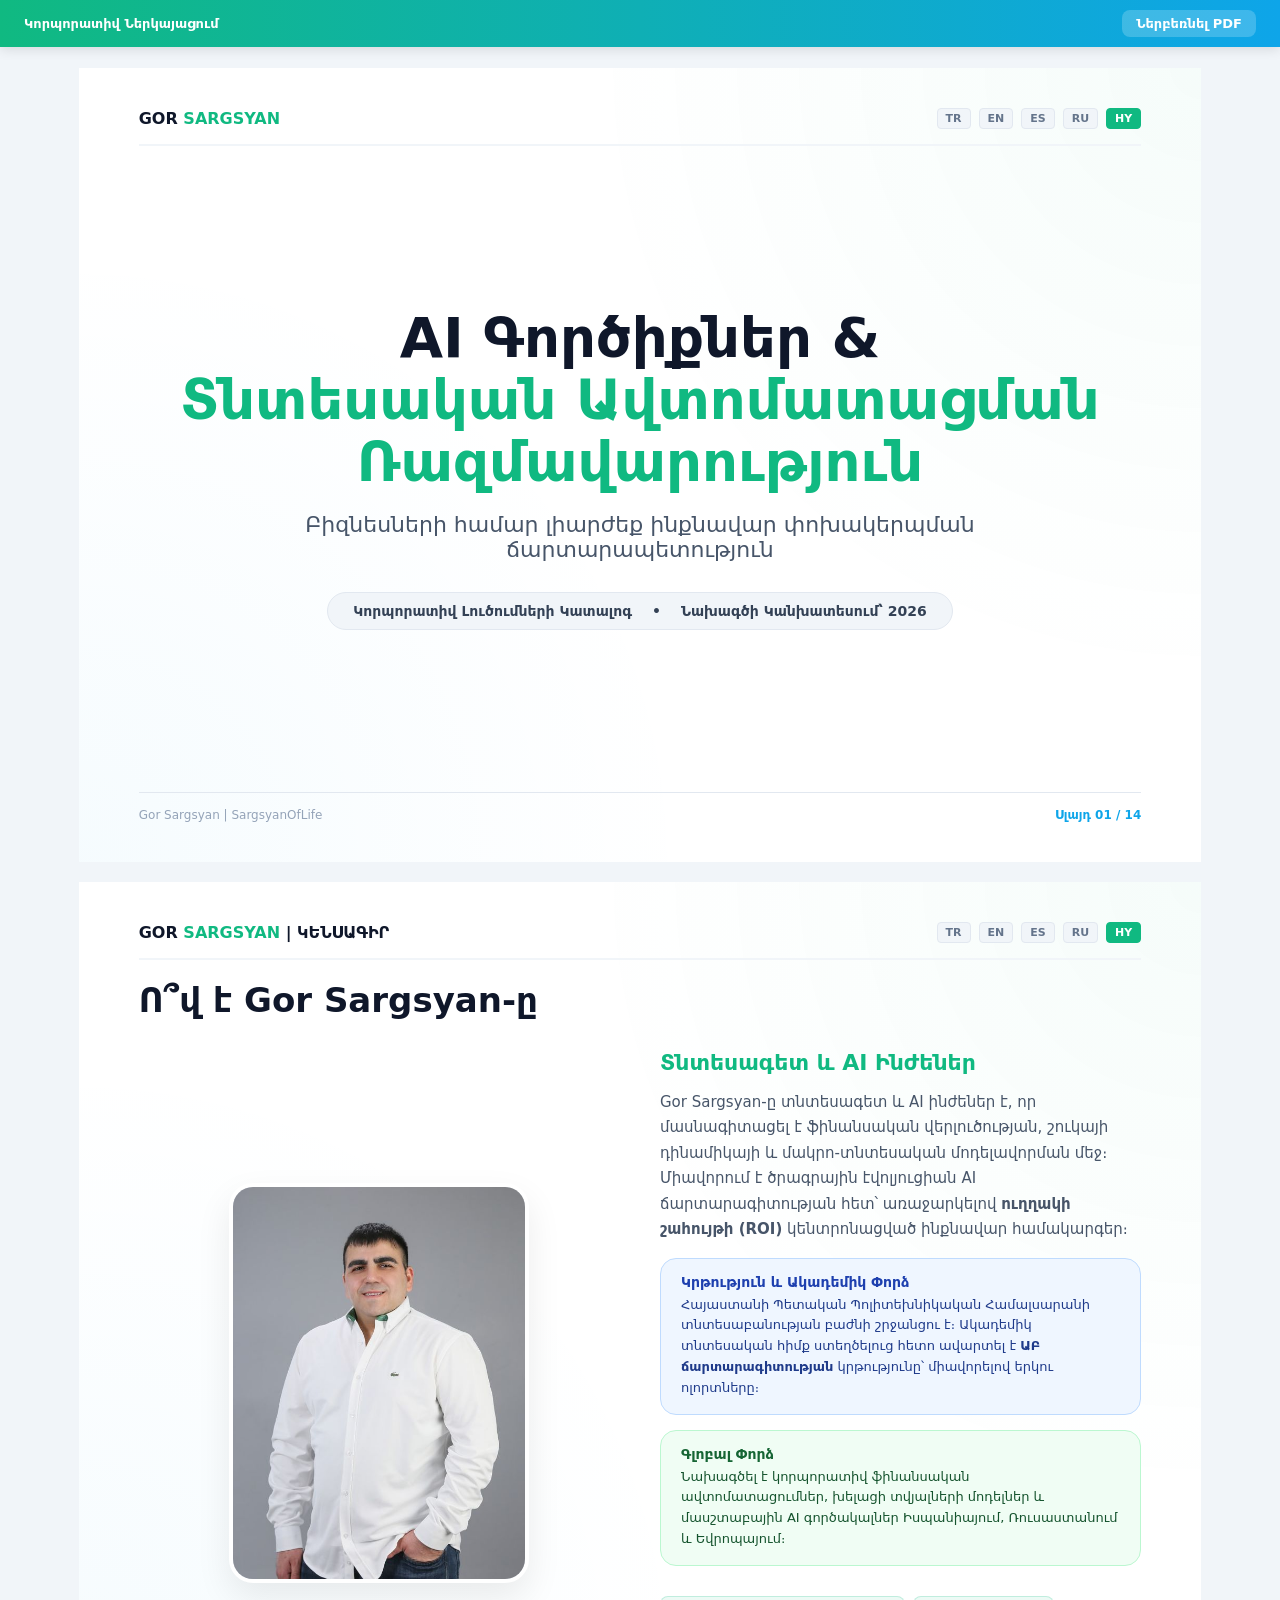
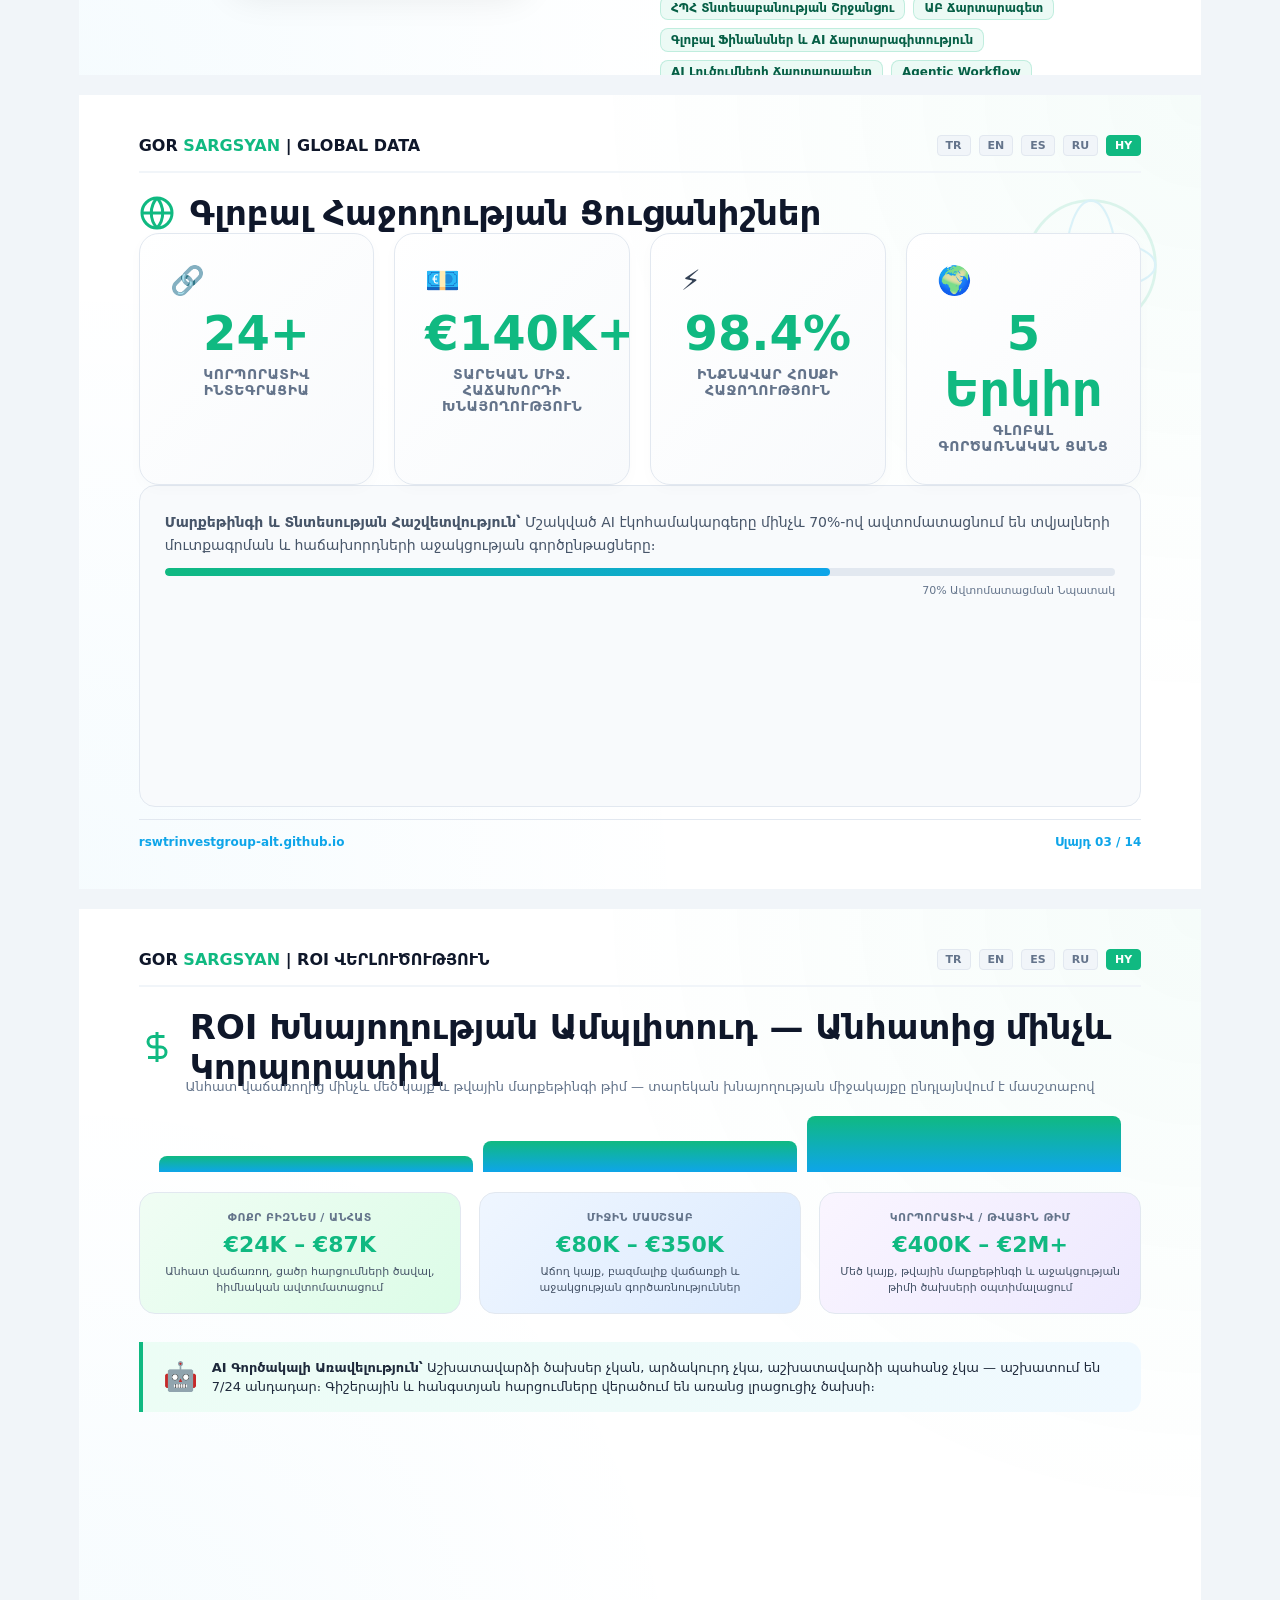
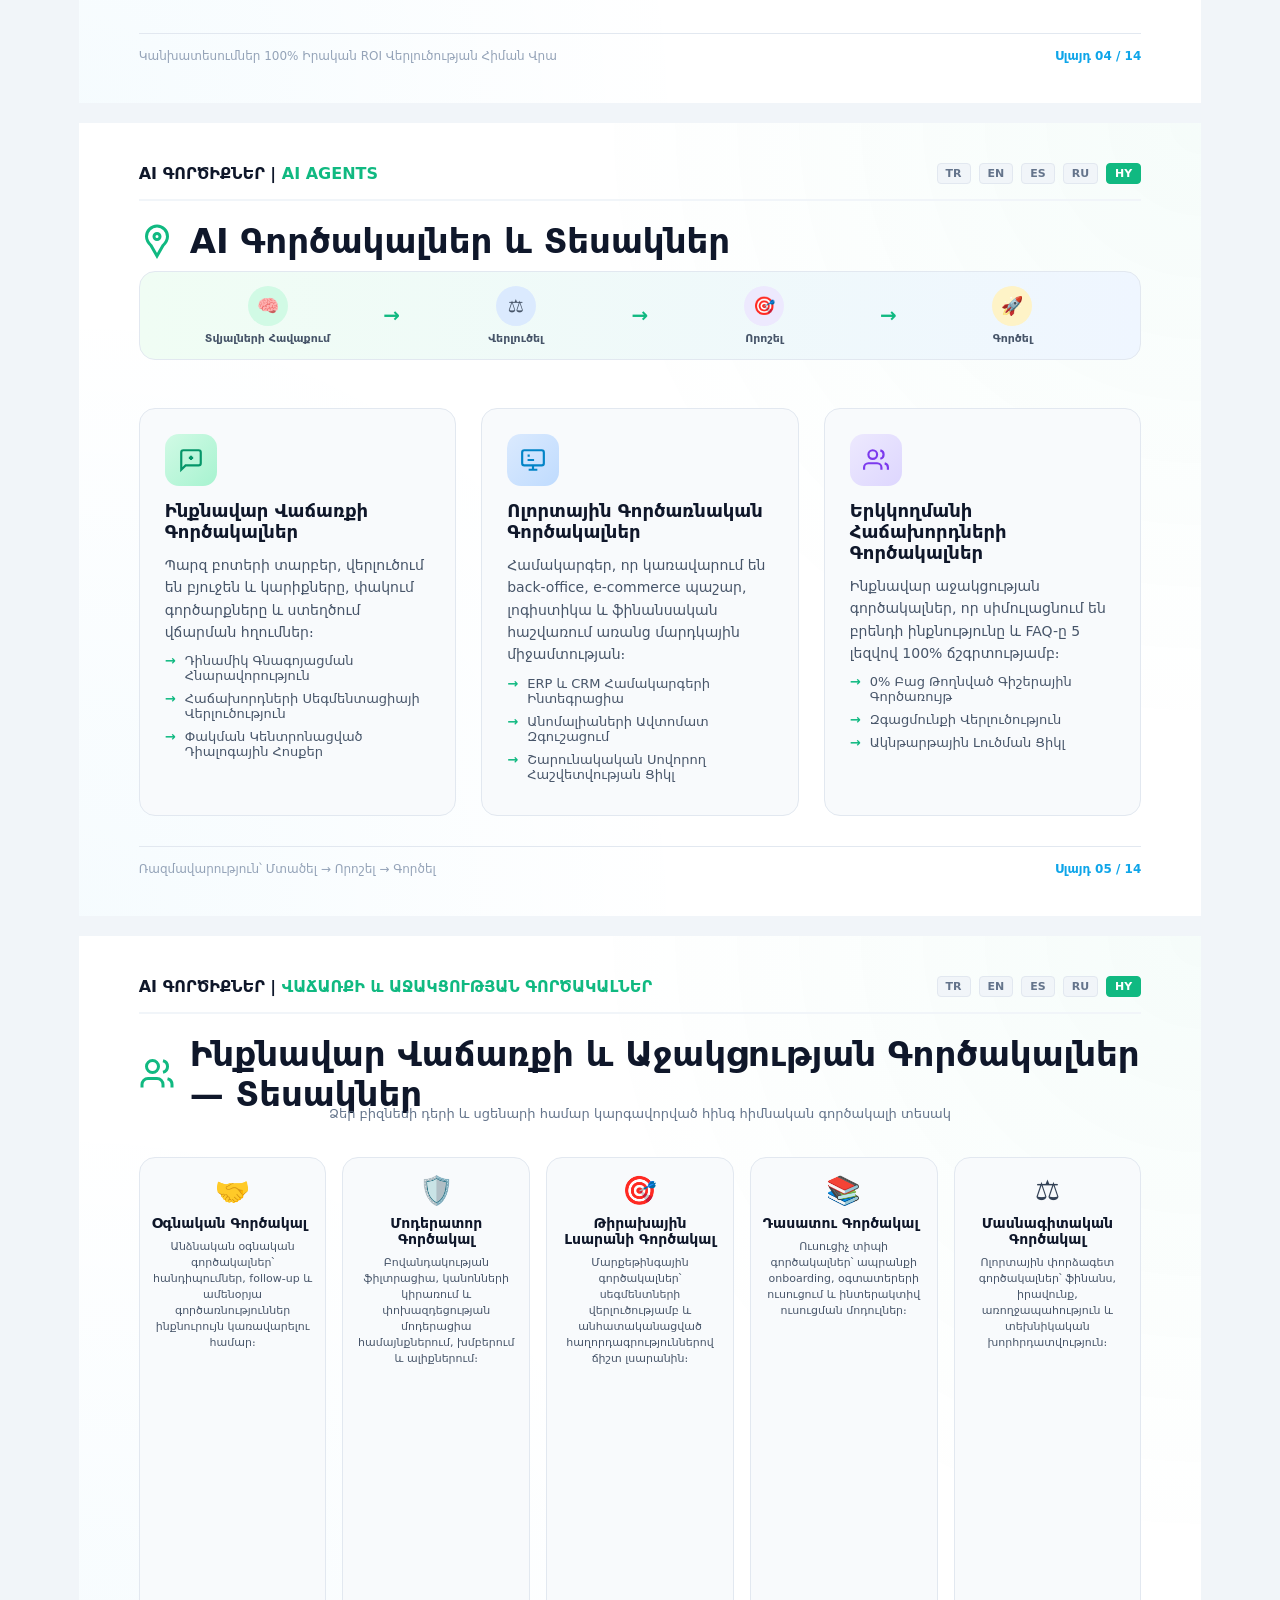
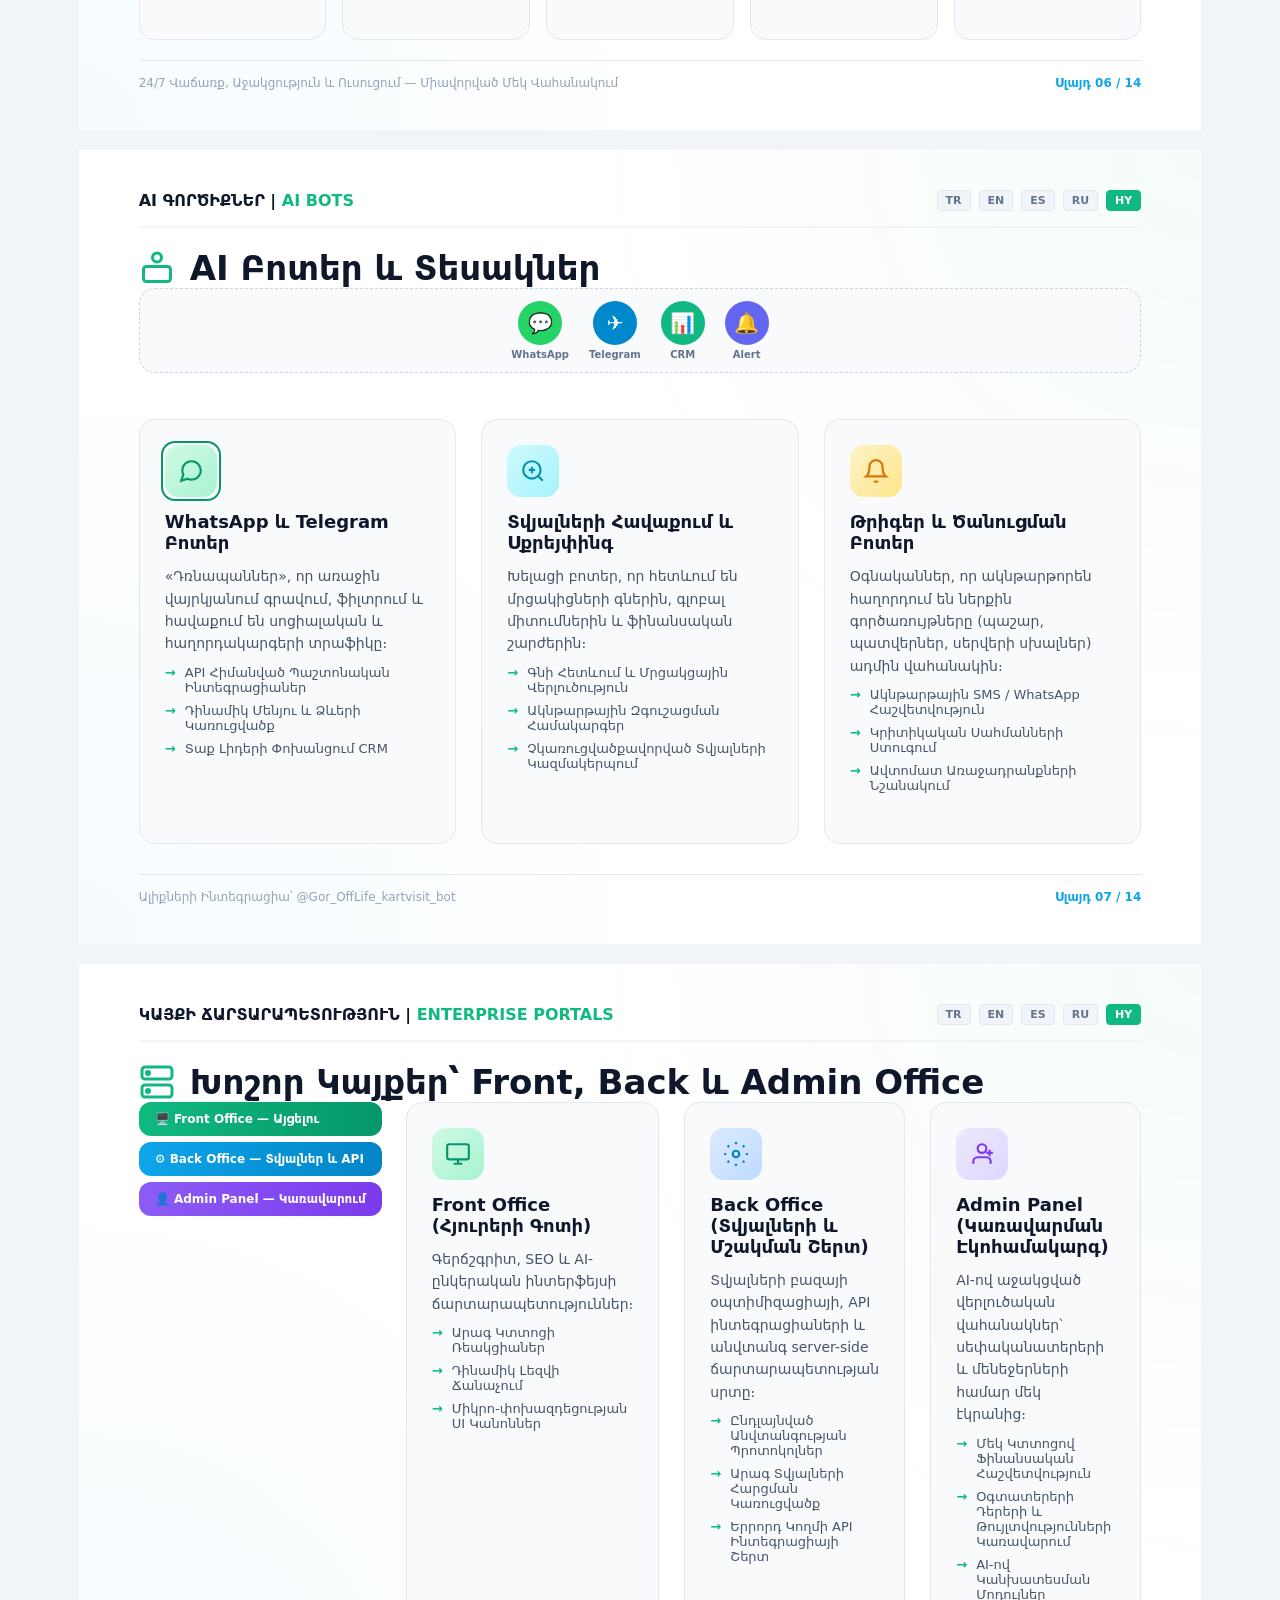
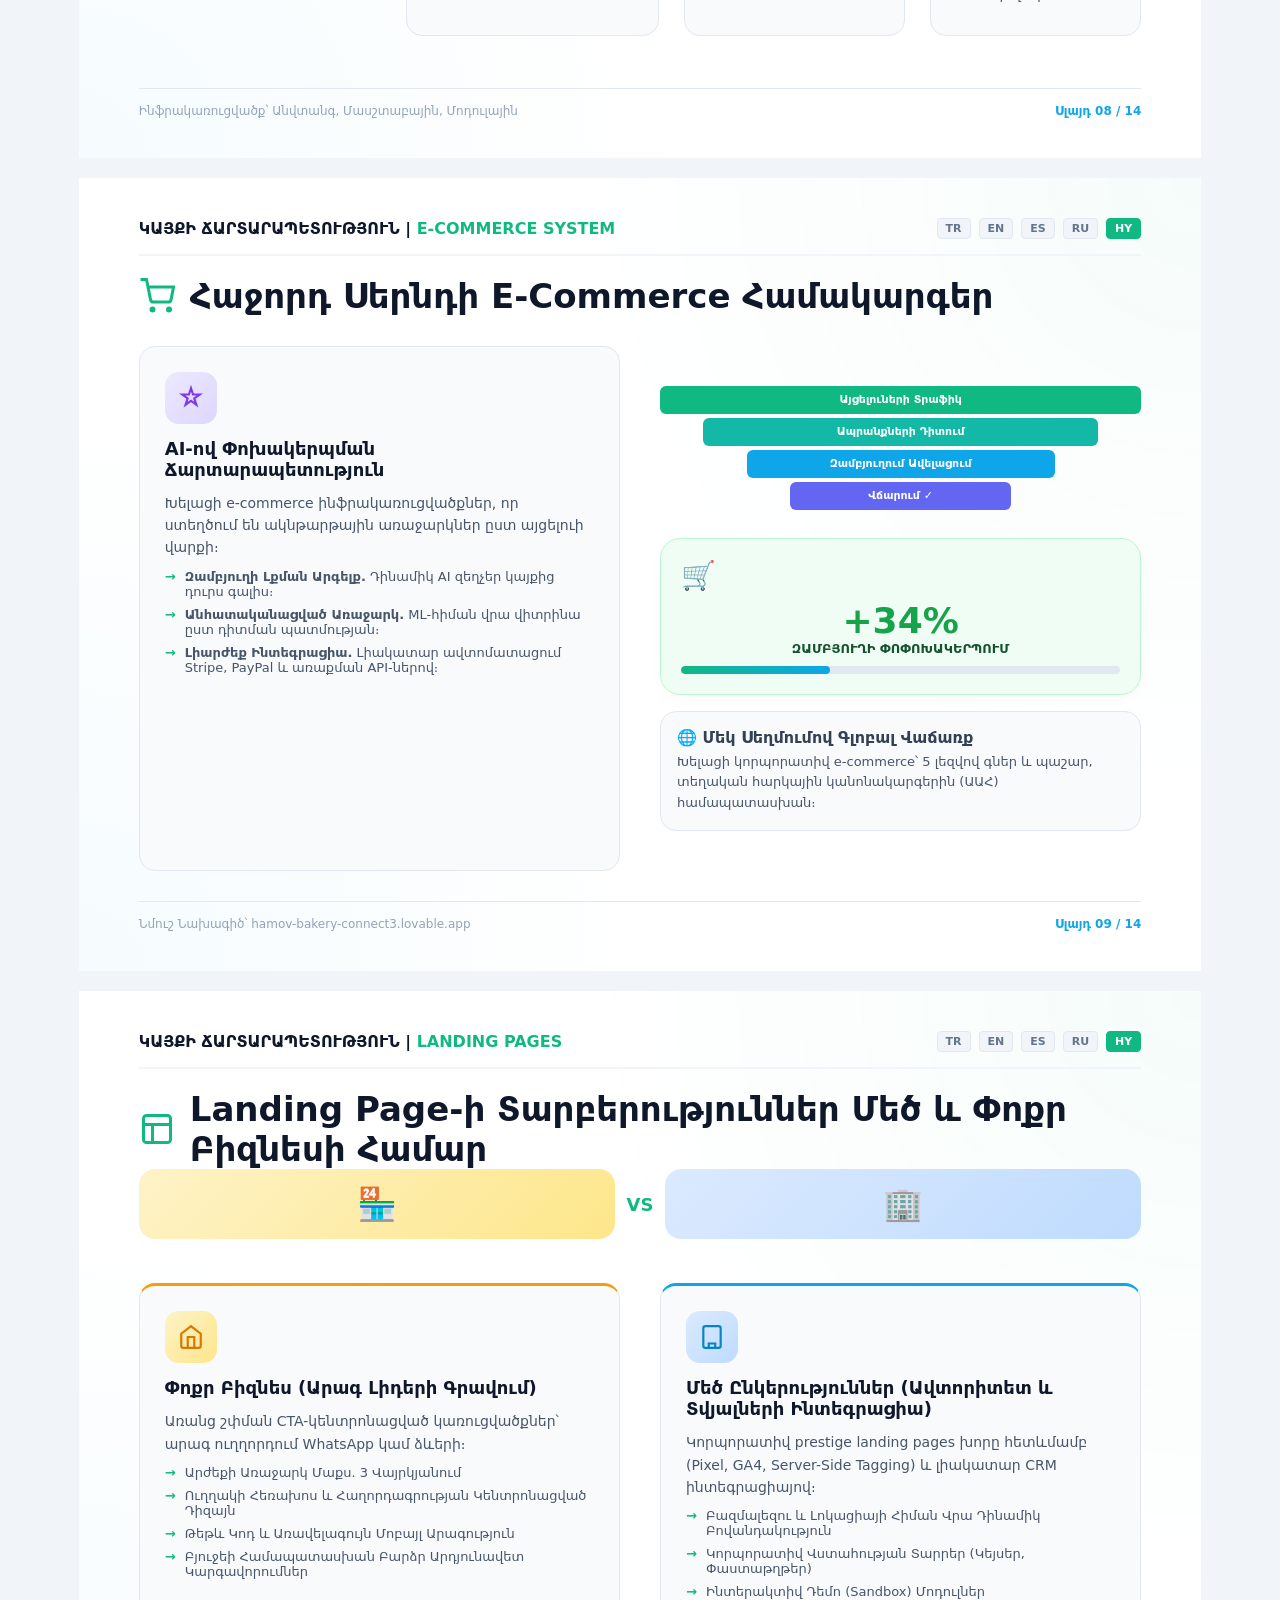
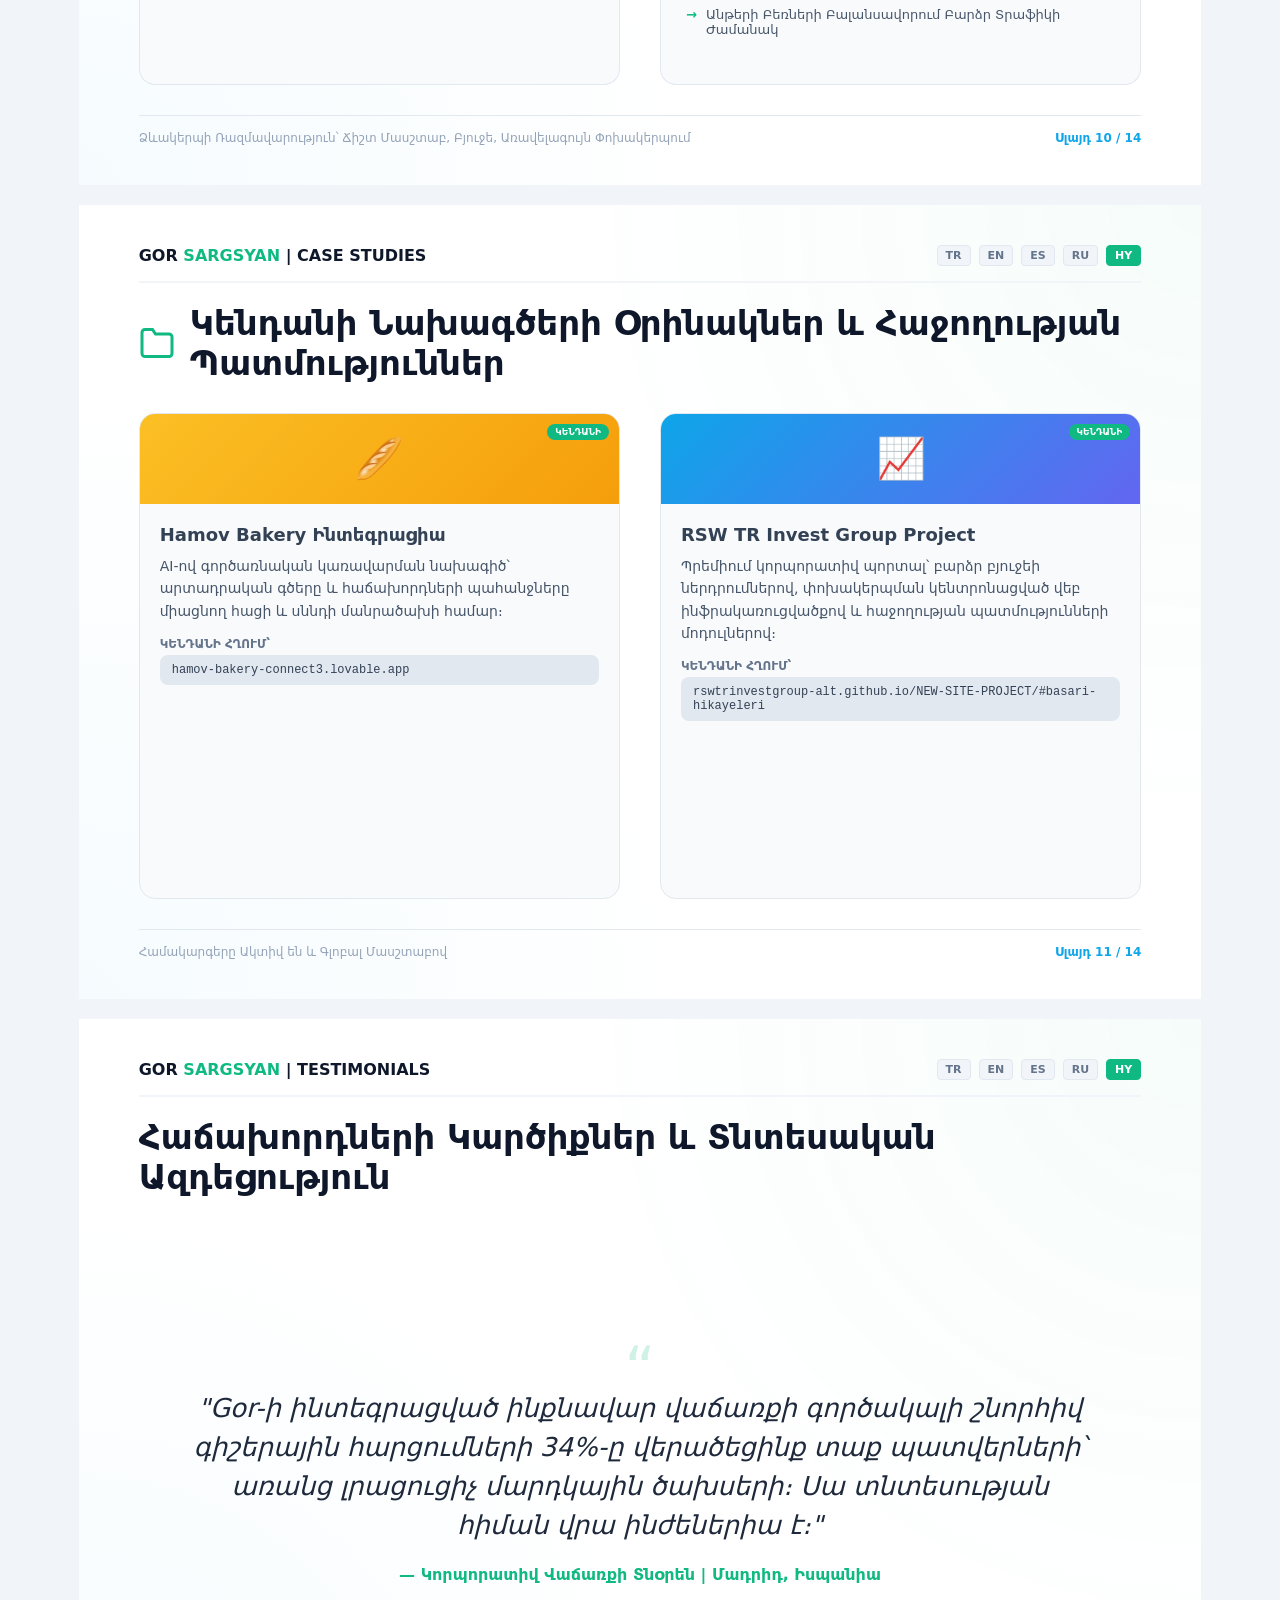
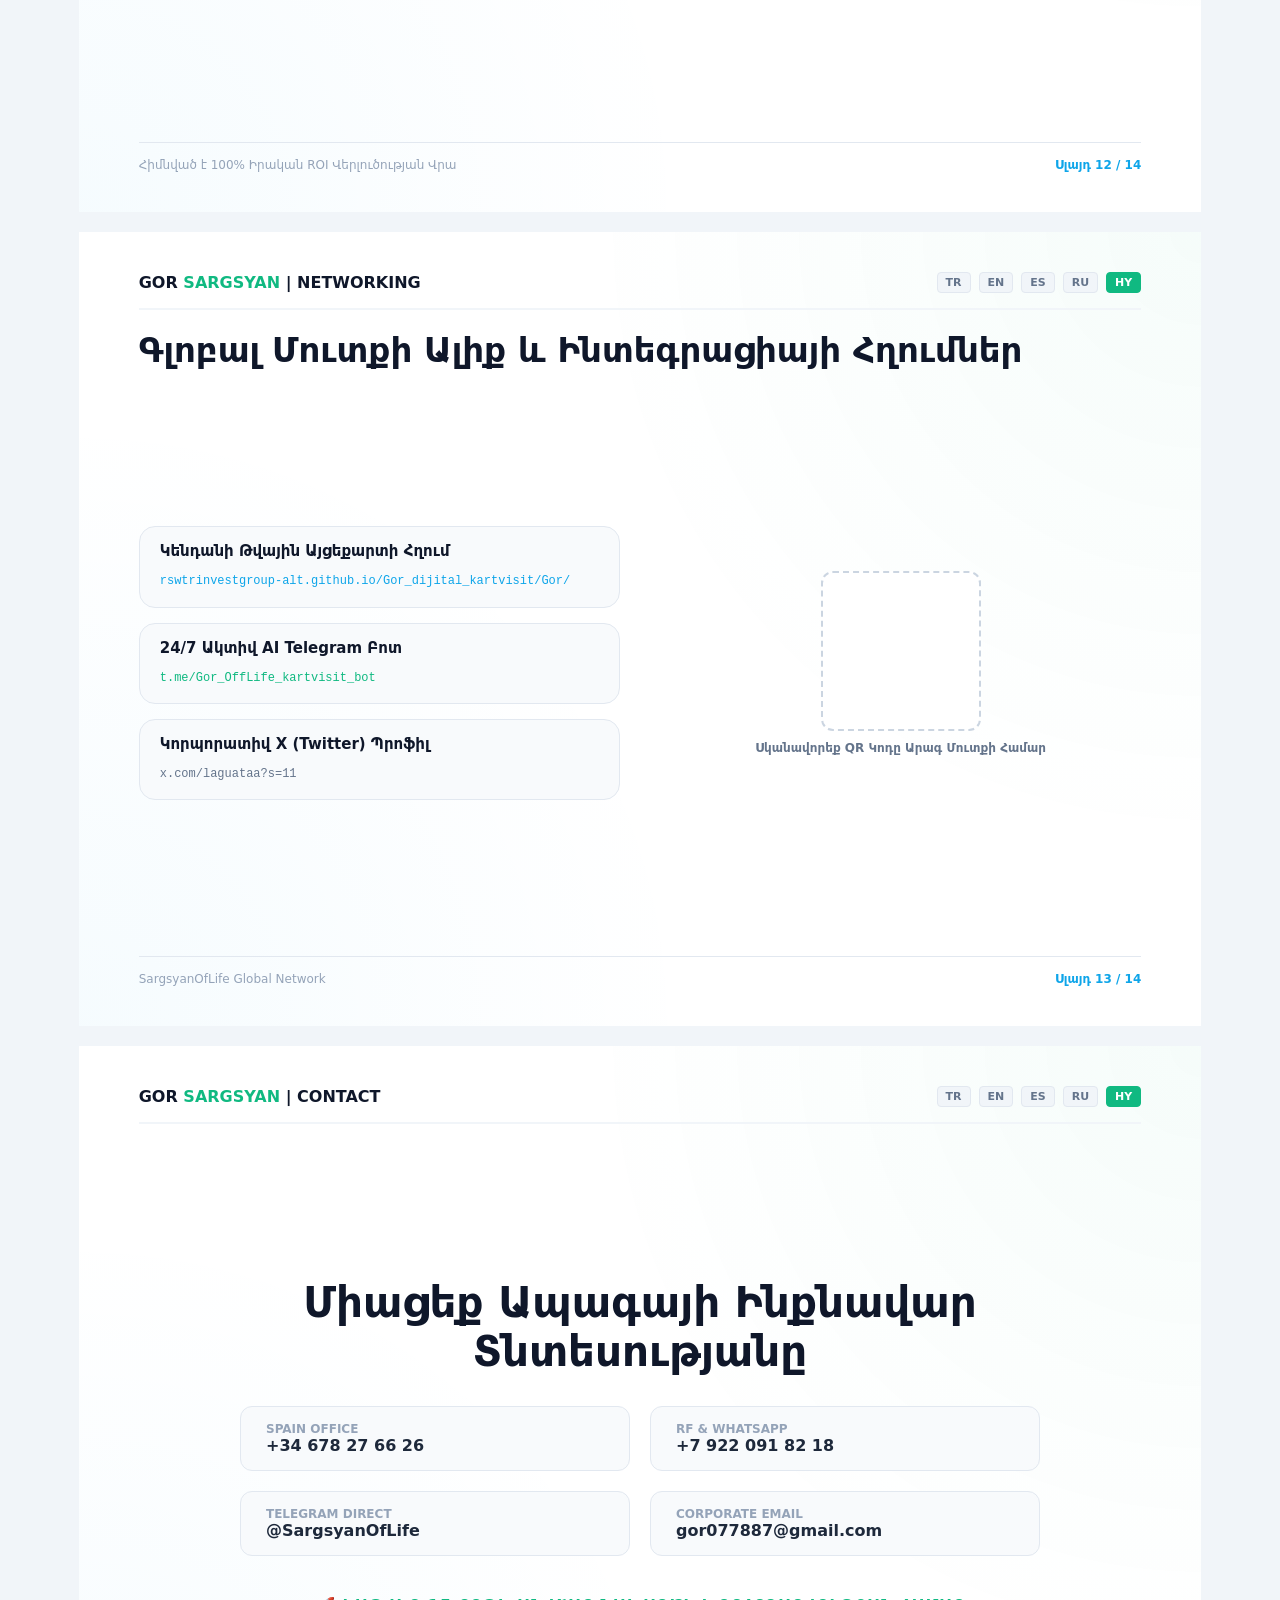
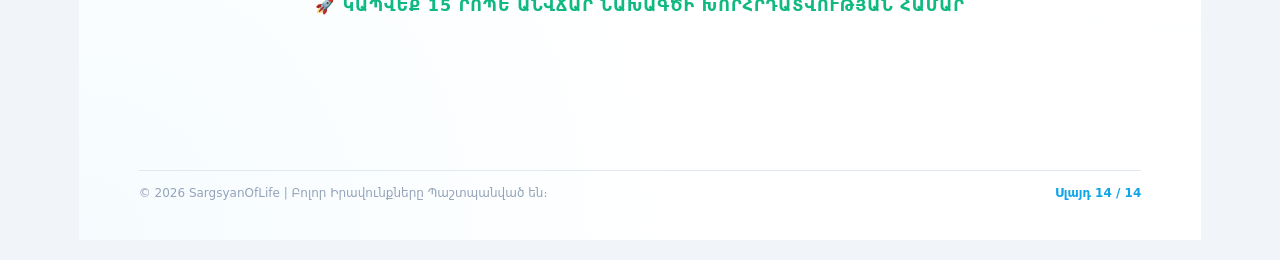
<file: assets/presentations/sunum_hy.html>
<!DOCTYPE html>
<html lang="hy">
<head>
    <meta charset="UTF-8">
    <meta name="viewport" content="width=device-width, initial-scale=1.0">
    <title>Gor Sargsyan | Գլոբալ AI և Տնտեսական Ռազմավարություն</title>
<style>
        /* PDF Çıktı ve Ekran Düzeni İçin A4 Yatay Standartları */
        * { box-sizing: border-box; margin: 0; padding: 0; }
        body { background-color: #f1f5f9; font-family: system-ui, -apple-system, 'Segoe UI', Roboto, sans-serif; color: #334155; }
        
        .slide {
            width: 297mm;
            height: 210mm;
            background: #ffffff;
            margin: 20px auto;
            padding: 40px 60px;
            position: relative;
            overflow: hidden;
            display: flex;
            flex-direction: column;
            justify-content: space-between;
            box-shadow: 0 10px 30px rgba(0,0,0,0.05);
            page-break-after: always;
        }

        /* Canlı ve Ferah Arka Plan Akışları */
        .slide::before {
            content: ''; position: absolute; top: 0; left: 0; width: 100%; height: 100%;
            background: radial-gradient(circle at top right, rgba(16, 185, 129, 0.04), transparent 45%),
                        radial-gradient(circle at bottom left, rgba(14, 165, 233, 0.04), transparent 45%);
            z-index: 0;
        }
        .slide > * { position: relative; z-index: 1; }

        /* Üst ve Alt Kurumsal Bilgi Kuşakları */
        .slide-header { display: flex; justify-content: space-between; align-items: center; border-bottom: 2px solid #f1f5f9; padding-bottom: 15px; }
        .slide-header .brand { font-family: system-ui, -apple-system, 'Segoe UI', Roboto, sans-serif; font-weight: 700; font-size: 16px; color: #0f172a; }
        .slide-header .brand span { color: #10b981; }
        .slide-header .languages { display: flex; gap: 8px; font-size: 11px; font-weight: 700; color: #64748b; }
        .slide-header .languages span { background: #f1f5f9; padding: 3px 8px; border-radius: 4px; border: 1px solid #e2e8f0; }
        .slide-header .languages .active { background: #10b981; color: white; border-color: #10b981; }
        
        .slide-footer { display: flex; justify-content: space-between; align-items: center; border-top: 1px solid #e2e8f0; padding-top: 15px; font-size: 12px; color: #94a3b8; }
        .slide-footer .footer-links { font-weight: 600; color: #0ea5e9; }

        /* Tipografi */
        h1, h2, h3 { font-family: system-ui, -apple-system, 'Segoe UI', Roboto, sans-serif; color: #0f172a; }
        .slide-title { font-size: 34px; font-weight: 800; color: #0f172a; margin-top: 20px; display: flex; align-items: center; gap: 15px; }
        .slide-title i { color: #10b981; }
        
        /* Grid ve Düzen Yapıları */
        .grid-2 { display: grid; grid-template-columns: 1fr 1fr; gap: 40px; align-items: center; flex-grow: 1; margin: 30px 0; }
        .grid-3 { display: grid; grid-template-columns: 1fr 1fr 1fr; gap: 25px; flex-grow: 1; margin: 30px 0; }
        .grid-4 { display: grid; grid-template-columns: repeat(4, 1fr); gap: 20px; flex-grow: 1; margin: 30px 0; }
        .grid-5 { display: grid; grid-template-columns: repeat(5, 1fr); gap: 16px; flex-grow: 1; margin: 20px 0; }
        .agent-type-slide { text-align: center; padding: 16px 12px !important; }
        .agent-type-slide__emoji { font-size: 28px; display: block; margin-bottom: 8px; }
        .agent-type-slide h3 { font-size: 14px !important; margin-bottom: 8px !important; }
        .agent-type-slide p { font-size: 11px !important; line-height: 1.45 !important; margin: 0 !important; }
        
        /* Kurumsal Bileşenler (Cards, Badges) */
        .card { background: #f8fafc; border: 1px solid #e2e8f0; border-radius: 16px; padding: 25px; height: 100%; transition: all 0.3s ease; }
        .card h3 { font-size: 18px; margin-bottom: 12px; color: #0f172a; display: flex; align-items: center; gap: 10px; }
        .card h3 i { color: #0ea5e9; }
        .card p { font-size: 14px; color: #475569; line-height: 1.6; }
        .card ul { list-style: none; margin-top: 10px; }
        .card ul li { font-size: 13px; margin-bottom: 8px; padding-left: 20px; position: relative; color: #475569; }
        .card ul li::before { content: '→'; position: absolute; left: 0; color: #10b981; font-weight: bold; }
        
        .badge-container { display: flex; flex-wrap: wrap; gap: 8px; margin-top: 15px; }
        .badge { background: rgba(16, 185, 129, 0.08); color: #065f46; border: 1px solid rgba(16, 185, 129, 0.2); padding: 4px 10px; border-radius: 8px; font-size: 12px; font-weight: 600; }

        /* Büyük İstatistik Alanları */
        .stat-box { text-align: center; padding: 30px; background: linear-gradient(135deg, #ffffff, #f8fafc); border: 1px solid #e2e8f0; border-radius: 20px; box-shadow: 0 4px 15px rgba(0,0,0,0.02); }
        .stat-number { font-size: 48px; font-weight: 800; color: #10b981; margin-bottom: 5px; font-family: system-ui, -apple-system, 'Segoe UI', Roboto, sans-serif; }
        .stat-label { font-size: 14px; color: #64748b; font-weight: 600; text-transform: uppercase; letter-spacing: 0.5px; }

        /* Özgeçmiş Profil Alanı */
        .profile-img-container {
            width: 100%; max-width: 300px; margin: 0 auto; aspect-ratio: 3/4;
            border-radius: 24px; overflow: hidden; border: 4px solid #ffffff;
            box-shadow: 0 15px 35px rgba(0,0,0,0.08); background: #e2e8f0;
            display: flex; align-items: center; justify-content: center;
        }
        .profile-img-container img {
            width: 100%; height: 100%; object-fit: cover;
            object-position: center center; display: block;
        }
        
        /* QR Code & Bot Kısmı */
        .qr-placeholder { width: 160px; height: 160px; background: #fff; border: 2px dashed #cbd5e1; display: flex; align-items: center; justify-content: center; margin: 0 auto; border-radius: 12px; }

        /* === Սլայդ 3-9 Görsel & Animasyon === */
        @keyframes floatY { 0%,100%{transform:translateY(0)} 50%{transform:translateY(-6px)} }
        @keyframes pulseRing { 0%{transform:scale(1);opacity:.6} 100%{transform:scale(1.5);opacity:0} }
        @keyframes growBar { from{width:0} to{width:var(--w,70%)} }
        @keyframes spinSlow { from{transform:rotate(0deg)} to{transform:rotate(360deg)} }
        @keyframes dashMove { to{stroke-dashoffset:0} }
        @keyframes fadeUp { from{opacity:0;transform:translateY(12px)} to{opacity:1;transform:translateY(0)} }
        @keyframes blink { 0%,100%{opacity:1} 50%{opacity:.35} }

        .slide--rich { overflow: hidden; }
        .slide-deco { position:absolute; z-index:0; pointer-events:none; }
        .slide-body { position:relative; z-index:1; flex-grow:1; display:flex; flex-direction:column; }

        .v-icon-wrap {
            width:52px; height:52px; border-radius:14px; display:flex; align-items:center; justify-content:center;
            margin-bottom:14px; flex-shrink:0;
        }
        .v-icon-wrap--green { background:linear-gradient(135deg,#d1fae5,#a7f3d0); color:#059669; }
        .v-icon-wrap--blue { background:linear-gradient(135deg,#dbeafe,#bfdbfe); color:#0284c7; }
        .v-icon-wrap--purple { background:linear-gradient(135deg,#ede9fe,#ddd6fe); color:#7c3aed; }
        .v-icon-wrap--amber { background:linear-gradient(135deg,#fef3c7,#fde68a); color:#d97706; }
        .v-icon-wrap--cyan { background:linear-gradient(135deg,#cffafe,#a5f3fc); color:#0891b2; }
        .v-icon { width:26px; height:26px; }
        .anim-float { animation: floatY 3s ease-in-out infinite; }
        .anim-float-d1 { animation: floatY 3s ease-in-out .4s infinite; }
        .anim-float-d2 { animation: floatY 3s ease-in-out .8s infinite; }
        .anim-pulse-ring { position:relative; }
        .anim-pulse-ring::after {
            content:''; position:absolute; inset:-4px; border-radius:inherit; border:2px solid currentColor;
            animation: pulseRing 2s ease-out infinite;
        }

        .stat-box--viz { position:relative; overflow:hidden; }
        .stat-box--viz .stat-icon { font-size:28px; margin-bottom:8px; display:block; }
        .stat-box--viz:nth-child(1) { animation: fadeUp .6s ease both; }
        .stat-box--viz:nth-child(2) { animation: fadeUp .6s .1s ease both; }
        .stat-box--viz:nth-child(3) { animation: fadeUp .6s .2s ease both; }
        .stat-box--viz:nth-child(4) { animation: fadeUp .6s .3s ease both; }

        .viz-globe { position:absolute; right:40px; top:100px; width:140px; height:140px; opacity:.12; animation: spinSlow 40s linear infinite; }
        .viz-bar-wrap { margin-top:12px; background:#e2e8f0; border-radius:99px; height:8px; overflow:hidden; }
        .viz-bar { height:100%; background:linear-gradient(90deg,#10b981,#0ea5e9); border-radius:99px; animation: growBar 1.5s ease forwards; width:0; }

        .agent-flow { display:flex; align-items:center; justify-content:center; gap:8px; margin:10px 0 18px; padding:14px 20px; background:linear-gradient(90deg,#f0fdf4,#eff6ff); border-radius:16px; border:1px solid #e2e8f0; }
        .agent-flow__step { text-align:center; flex:1; font-size:11px; font-weight:700; color:#475569; }
        .agent-flow__icon { width:40px; height:40px; margin:0 auto 6px; border-radius:50%; display:flex; align-items:center; justify-content:center; font-size:18px; }
        .agent-flow__arrow { color:#10b981; font-size:20px; font-weight:800; animation: blink 1.5s infinite; }
        .card--viz { display:flex; flex-direction:column; transition: transform .3s; }
        .card--viz:hover { transform: translateY(-4px); }

        .bot-hub { display:flex; justify-content:center; gap:20px; margin-bottom:16px; padding:12px; background:#f8fafc; border-radius:16px; border:1px dashed #cbd5e1; }
        .bot-hub__item { text-align:center; font-size:10px; font-weight:700; color:#64748b; }
        .bot-hub__circle { width:44px; height:44px; border-radius:50%; display:flex; align-items:center; justify-content:center; margin:0 auto 4px; font-size:20px; }

        .arch-stack { display:flex; flex-direction:column; gap:6px; margin-bottom:16px; max-width:320px; }
        .arch-layer { display:flex; align-items:center; gap:12px; padding:10px 16px; border-radius:12px; font-size:12px; font-weight:700; color:#fff; animation: fadeUp .5s ease both; }
        .arch-layer:nth-child(1) { background:linear-gradient(90deg,#10b981,#059669); animation-delay:.1s; }
        .arch-layer:nth-child(2) { background:linear-gradient(90deg,#0ea5e9,#0284c7); animation-delay:.2s; }
        .arch-layer:nth-child(3) { background:linear-gradient(90deg,#8b5cf6,#7c3aed); animation-delay:.3s; }

        .funnel-viz { display:flex; flex-direction:column; align-items:center; gap:4px; margin-bottom:12px; }
        .funnel-step { height:28px; display:flex; align-items:center; justify-content:center; color:#fff; font-size:11px; font-weight:700; border-radius:6px; animation: fadeUp .5s ease both; }
        .funnel-step:nth-child(1) { width:100%; background:#10b981; animation-delay:.1s; }
        .funnel-step:nth-child(2) { width:82%; background:#14b8a6; animation-delay:.2s; }
        .funnel-step:nth-child(3) { width:64%; background:#0ea5e9; animation-delay:.3s; }
        .funnel-step:nth-child(4) { width:46%; background:#6366f1; animation-delay:.4s; }

        .compare-viz { display:grid; grid-template-columns:1fr auto 1fr; gap:12px; align-items:center; margin-bottom:14px; }
        .compare-box { text-align:center; padding:16px; border-radius:16px; font-size:32px; }
        .compare-box--sm { background:linear-gradient(135deg,#fef3c7,#fde68a); }
        .compare-box--lg { background:linear-gradient(135deg,#dbeafe,#bfdbfe); }
        .compare-vs { font-weight:800; color:#10b981; font-size:18px; animation: blink 2s infinite; }

        .project-card { overflow:hidden; padding:0 !important; }
        .project-card__banner { height:90px; display:flex; align-items:center; justify-content:center; font-size:40px; position:relative; }
        .project-card__banner--bakery { background:linear-gradient(135deg,#fbbf24,#f59e0b); }
        .project-card__banner--invest { background:linear-gradient(135deg,#0ea5e9,#6366f1); }
        .project-card__body { padding:20px; }
        .project-card__live { position:absolute; top:10px; right:10px; background:#10b981; color:#fff; font-size:9px; font-weight:800; padding:3px 8px; border-radius:99px; animation: blink 2s infinite; }

        .slide-title .title-icon { width:36px; height:36px; color:#10b981; flex-shrink:0; }

        .roi-tiers { display:grid; grid-template-columns:repeat(3,1fr); gap:18px; margin:16px 0; }
        .roi-tier { padding:18px; border-radius:16px; text-align:center; animation:fadeUp .5s ease both; border:1px solid #e2e8f0; }
        .roi-tier:nth-child(1) { background:linear-gradient(135deg,#f0fdf4,#dcfce7); animation-delay:.1s; }
        .roi-tier:nth-child(2) { background:linear-gradient(135deg,#eff6ff,#dbeafe); animation-delay:.2s; }
        .roi-tier:nth-child(3) { background:linear-gradient(135deg,#faf5ff,#ede9fe); animation-delay:.3s; }
        .roi-tier__label { font-size:11px; font-weight:700; color:#64748b; text-transform:uppercase; letter-spacing:.04em; margin-bottom:8px; }
        .roi-tier__range { font-size:22px; font-weight:800; color:#10b981; line-height:1.2; margin-bottom:6px; }
        .roi-tier__desc { font-size:11px; color:#475569; line-height:1.4; }
        .roi-perks-banner {
            display:flex; align-items:center; gap:14px; padding:14px 20px; margin-top:12px;
            background:linear-gradient(90deg,#ecfdf5,#f0f9ff); border-left:4px solid #10b981; border-radius:0 14px 14px 0;
            font-size:13px; color:#1e293b; line-height:1.5;
        }
        .roi-perks-banner__icon { font-size:28px; flex-shrink:0; }
        .roi-amplitude-viz { display:flex; align-items:flex-end; gap:10px; height:56px; margin:10px 0 4px; padding:0 20px; }
        .roi-amp-bar { flex:1; border-radius:8px 8px 0 0; background:linear-gradient(180deg,#10b981,#0ea5e9); animation:growBar 1.2s ease both; }
        .roi-amp-bar:nth-child(1) { height:28%; --w:100%; animation-delay:.1s; }
        .roi-amp-bar:nth-child(2) { height:55%; animation-delay:.2s; }
        .roi-amp-bar:nth-child(3) { height:100%; animation-delay:.3s; }

        @media print {
            * { -webkit-print-color-adjust: exact !important; print-color-adjust: exact !important; }
            body { background-color: #f1f5f9 !important; }
            .slide { margin: 0; box-shadow: none; border: none; width: 297mm; height: 210mm; page-break-after: always; }
            .slide::before { display: block !important; }
            .stat-box, .card, .badge, .profile-img-container { break-inside: avoid; }
        }
    
.viewer-bar{position:fixed;top:0;left:0;right:0;z-index:9999;background:linear-gradient(90deg,#10b981,#0ea5e9);
  color:#fff;padding:10px 24px;display:flex;justify-content:space-between;align-items:center;
  font-family:system-ui,sans-serif;font-size:13px;font-weight:600;box-shadow:0 2px 12px rgba(0,0,0,.12)}
.viewer-bar a{color:#fff;text-decoration:none;background:rgba(255,255,255,.2);padding:6px 14px;border-radius:8px}
.viewer-bar a:hover{background:rgba(255,255,255,.35)}
body{padding-top:48px}
@media print{.viewer-bar{display:none}body{padding-top:0}}

        .slide-title i.fa-solid, .slide-title i.fa-brands,
        .card h3 > i.fa-solid, .card h3 > i.fa-brands { display: none; }
        .title-icon, .v-icon, .v-icon-wrap, .slide-deco, .stat-icon { display: flex !important; }
        .slide { box-shadow: none; }
    
    </style>
</head>
<body>
<div class="viewer-bar"><span>Կորպորատիվ Ներկայացում</span><a href="gor_sargsyan_sunum_hy.pdf" target="_blank">Ներբեռնել PDF</a></div>


    <div class="slide" id="slayt1">
        <div class="slide-header">
            <div class="brand">GOR <span>SARGSYAN</span></div>
            <div class="languages"><span>TR</span><span>EN</span><span>ES</span><span>RU</span><span class="active">HY</span></div>
        </div>
        <div class="content-area" style="text-align: center; margin: auto 0;">
            <h1 style="font-size: 56px; color: #0f172a; margin-bottom: 20px; font-weight: 800; line-height: 1.1;">
                AI Գործիքներ & <br><span style="color: #10b981;">Տնտեսական Ավտոմատացման Ռազմավարություն</span>
            </h1>
            <p style="font-size: 22px; color: #475569; max-width: 800px; margin: 0 auto 30px; font-weight: 300;">
                Բիզնեսների համար լիարժեք ինքնավար փոխակերպման ճարտարապետություն
            </p>
            <div style="display: inline-flex; gap: 20px; background: #f1f5f9; padding: 10px 25px; border-radius: 30px; border: 1px solid #e2e8f0; font-weight: 600; font-size: 14px; color: #334155;">
                <span><i class="fa-solid fa-layer-group" style="color: #10b981;"></i> Կորպորատիվ Լուծումների Կատալոգ</span>
                <span>•</span>
                <span>Նախագծի Կանխատեսում՝ 2026</span>
            </div>
        </div>
        <div class="slide-footer">
            <span>Gor Sargsyan | SargsyanOfLife</span>
            <span class="footer-links">Սլայդ 01 / 14</span>
        </div>
    </div>

    <div class="slide" id="slayt2">
        <div class="slide-header">
            <div class="brand">GOR <span>SARGSYAN</span> | ԿԵՆՍԱԳԻՐ</div>
            <div class="languages"><span>TR</span><span>EN</span><span>ES</span><span>RU</span><span class="active">HY</span></div>
        </div>
        <h2 class="slide-title"><i class="fa-solid fa-user-tie"></i> Ո՞վ է Gor Sargsyan-ը</h2>
        <div class="grid-2">
            <div class="profile-img-container">
                <img src="gor_main_pres.jpg" alt="Gor Sargsyan">
            </div>
            <div style="display: flex; flex-direction: column; justify-content: center; gap: 15px;">
                <h3 style="font-size: 22px; color: #10b981; font-weight: 700;">Տնտեսագետ և AI Ինժեներ</h3>
                <p style="font-size: 15px; color: #475569; line-height: 1.7;">
                    Gor Sargsyan-ը տնտեսագետ և AI ինժեներ է, որ մասնագիտացել է ֆինանսական վերլուծության, շուկայի դինամիկայի և մակրո-տնտեսական մոդելավորման մեջ։ Միավորում է ծրագրային էվոլյուցիան AI ճարտարագիտության հետ՝ առաջարկելով <strong>ուղղակի շահույթի (ROI)</strong> կենտրոնացված ինքնավար համակարգեր։
                </p>
                <div class="card" style="padding: 15px 20px; background: #eff6ff; border-color: #bfdbfe;">
                    <h4 style="font-weight: 700; color: #1e40af; font-size: 14px; margin-bottom: 5px;">Կրթություն և Ակադեմիկ Փորձ</h4>
                    <p style="font-size: 13px; color: #1e3a8a; line-height: 1.6;">Հայաստանի Պետական Պոլիտեխնիկական Համալսարանի տնտեսաբանության բաժնի շրջանցու է։ Ակադեմիկ տնտեսական հիմք ստեղծելուց հետո ավարտել է <strong>ԱԲ ճարտարագիտության</strong> կրթությունը՝ միավորելով երկու ոլորտները։</p>
                </div>
                <div class="card" style="padding: 15px 20px; background: #f0fdf4; border-color: #bbf7d0;">
                    <h4 style="font-weight: 700; color: #166534; font-size: 14px; margin-bottom: 5px;">Գլոբալ Փորձ</h4>
                    <p style="font-size: 13px; color: #14532d;">Նախագծել է կորպորատիվ ֆինանսական ավտոմատացումներ, խելացի տվյալների մոդելներ և մասշտաբային AI գործակալներ Իսպանիայում, Ռուսաստանում և Եվրոպայում։</p>
                </div>
                <div class="badge-container">
                    <span class="badge">ՀՊՀ Տնտեսաբանության Շրջանցու</span>
                    <span class="badge">ԱԲ Ճարտարագետ</span>
                    <span class="badge">Գլոբալ Ֆինանսներ և AI Ճարտարագիտություն</span>
                    <span class="badge">AI Լուծումների Ճարտարապետ</span>
                    <span class="badge">Agentic Workflow</span>
                    <span class="badge">B2B Մարքեթինգի Ռազմավարություն</span>
                </div>
            </div>
        </div>
        <div class="slide-footer">
            <span>Կապ՝ gor077887@gmail.com</span>
            <span class="footer-links">Սլայդ 02 / 14</span>
        </div>
    </div>

    <div class="slide slide--rich" id="slayt3">
        <svg class="slide-deco viz-globe" viewBox="0 0 100 100" fill="none"><circle cx="50" cy="50" r="46" stroke="#10b981" stroke-width="2"/><ellipse cx="50" cy="50" rx="46" ry="18" stroke="#0ea5e9" stroke-width="1.5"/><ellipse cx="50" cy="50" rx="18" ry="46" stroke="#0ea5e9" stroke-width="1.5"/><circle cx="30" cy="38" r="3" fill="#10b981"/><circle cx="68" cy="55" r="3" fill="#10b981"/><circle cx="45" cy="72" r="3" fill="#0ea5e9"/></svg>
        <div class="slide-header">
            <div class="brand">GOR <span>SARGSYAN</span> | GLOBAL DATA</div>
            <div class="languages"><span>TR</span><span>EN</span><span>ES</span><span>RU</span><span class="active">HY</span></div>
        </div>
        <div class="slide-body">
            <h2 class="slide-title">
                <svg class="title-icon anim-float" viewBox="0 0 24 24" fill="none" stroke="currentColor" stroke-width="2"><circle cx="12" cy="12" r="10"/><path d="M2 12h20M12 2a15 15 0 0 1 0 20M12 2a15 15 0 0 0 0 20"/></svg>
                Գլոբալ Հաջողության Ցուցանիշներ
            </h2>
            <div class="grid-4" style="margin: auto 0;">
                <div class="stat-box stat-box--viz">
                    <span class="stat-icon anim-float">🔗</span>
                    <div class="stat-number">24+</div>
                    <div class="stat-label">Կորպորատիվ Ինտեգրացիա</div>
                </div>
                <div class="stat-box stat-box--viz">
                    <span class="stat-icon anim-float-d1">💶</span>
                    <div class="stat-number">€140K+</div>
                    <div class="stat-label">Տարեկան Միջ. Հաճախորդի Խնայողություն</div>
                </div>
                <div class="stat-box stat-box--viz">
                    <span class="stat-icon anim-float-d2">⚡</span>
                    <div class="stat-number">98.4%</div>
                    <div class="stat-label">Ինքնավար Հոսքի Հաջողություն</div>
                </div>
                <div class="stat-box stat-box--viz">
                    <span class="stat-icon anim-float">🌍</span>
                    <div class="stat-number">5 Երկիր</div>
                    <div class="stat-label">Գլոբալ Գործառնական Ցանց</div>
                </div>
            </div>
            <div class="card" style="margin-bottom: 12px;">
                <p><strong>Մարքեթինգի և Տնտեսության Հաշվետվություն՝</strong> Մշակված AI էկոհամակարգերը մինչև 70%-ով ավտոմատացնում են տվյալների մուտքագրման և հաճախորդների աջակցության գործընթացները։</p>
                <div class="viz-bar-wrap"><div class="viz-bar" style="--w:70%"></div></div>
                <p style="font-size:11px;color:#64748b;margin-top:6px;text-align:right;">70% Ավտոմատացման Նպատակ</p>
            </div>
        </div>
        <div class="slide-footer">
            <span class="footer-links">rswtrinvestgroup-alt.github.io</span>
            <span class="footer-links">Սլայդ 03 / 14</span>
        </div>
    </div>

    <div class="slide slide--rich" id="slayt3b">
        <div class="slide-header">
            <div class="brand">GOR <span>SARGSYAN</span> | ROI ՎԵՐԼՈՒԾՈՒԹՅՈՒՆ</div>
            <div class="languages"><span>TR</span><span>EN</span><span>ES</span><span>RU</span><span class="active">HY</span></div>
        </div>
        <div class="slide-body">
            <h2 class="slide-title">
                <svg class="title-icon anim-float" viewBox="0 0 24 24" fill="none" stroke="currentColor" stroke-width="2"><path d="M12 2v20M17 5H9.5a3.5 3.5 0 0 0 0 7h5a3.5 3.5 0 0 1 0 7H6"/></svg>
                ROI Խնայողության Ամպլիտուդ — Անհատից մինչև Կորպորատիվ
            </h2>
            <p style="text-align:center;color:#64748b;font-size:13px;margin:-8px 0 12px;">Անհատ վաճառողից մինչև մեծ կայք և թվային մարքեթինգի թիմ — տարեկան խնայողության միջակայքը ընդլայնվում է մասշտաբով</p>
            <div class="roi-amplitude-viz">
                <div class="roi-amp-bar"></div>
                <div class="roi-amp-bar"></div>
                <div class="roi-amp-bar"></div>
            </div>
            <div class="roi-tiers">
                <div class="roi-tier">
                    <div class="roi-tier__label">Փոքր Բիզնես / Անհատ</div>
                    <div class="roi-tier__range">€24K – €87K</div>
                    <div class="roi-tier__desc">Անհատ վաճառող, ցածր հարցումների ծավալ, հիմնական ավտոմատացում</div>
                </div>
                <div class="roi-tier">
                    <div class="roi-tier__label">Միջին Մասշտաբ</div>
                    <div class="roi-tier__range">€80K – €350K</div>
                    <div class="roi-tier__desc">Աճող կայք, բազմալիք վաճառքի և աջակցության գործառնություններ</div>
                </div>
                <div class="roi-tier">
                    <div class="roi-tier__label">Կորպորատիվ / Թվային Թիմ</div>
                    <div class="roi-tier__range">€400K – €2M+</div>
                    <div class="roi-tier__desc">Մեծ կայք, թվային մարքեթինգի և աջակցության թիմի ծախսերի օպտիմալացում</div>
                </div>
            </div>
            <div class="roi-perks-banner">
                <span class="roi-perks-banner__icon anim-float">🤖</span>
                <p><strong>AI Գործակալի Առավելություն՝</strong> Աշխատավարձի ծախսեր չկան, արձակուրդ չկա, աշխատավարձի պահանջ չկա — աշխատում են 7/24 անդադար։ Գիշերային և հանգստյան հարցումները վերածում են առանց լրացուցիչ ծախսի։</p>
            </div>
        </div>
        <div class="slide-footer">
            <span>Կանխատեսումներ 100% Իրական ROI Վերլուծության Հիման Վրա</span>
            <span class="footer-links">Սլայդ 04 / 14</span>
        </div>
    </div>

    <div class="slide slide--rich" id="slayt4">
        <div class="slide-header">
            <div class="brand">AI ԳՈՐԾԻՔՆԵՐ | <span>AI AGENTS</span></div>
            <div class="languages"><span>TR</span><span>EN</span><span>ES</span><span>RU</span><span class="active">HY</span></div>
        </div>
        <div class="slide-body">
            <h2 class="slide-title">
                <svg class="title-icon anim-pulse-ring" viewBox="0 0 24 24" fill="none" stroke="currentColor" stroke-width="2"><path d="M12 2a7 7 0 0 1 7 7c0 2.5-1.5 4.5-3 6l-4 7-4-7c-1.5-1.5-3-3.5-3-6a7 7 0 0 1 7-7z"/><circle cx="12" cy="9" r="2"/></svg>
                AI Գործակալներ և Տեսակներ
            </h2>
            <div class="agent-flow">
                <div class="agent-flow__step"><div class="agent-flow__icon" style="background:#d1fae5;">🧠</div>Տվյալների Հավաքում</div>
                <span class="agent-flow__arrow">→</span>
                <div class="agent-flow__step"><div class="agent-flow__icon" style="background:#dbeafe;">⚖️</div>Վերլուծել</div>
                <span class="agent-flow__arrow">→</span>
                <div class="agent-flow__step"><div class="agent-flow__icon" style="background:#ede9fe;">🎯</div>Որոշել</div>
                <span class="agent-flow__arrow">→</span>
                <div class="agent-flow__step"><div class="agent-flow__icon" style="background:#fef3c7;">🚀</div>Գործել</div>
            </div>
            <div class="grid-3">
                <div class="card card--viz">
                    <div class="v-icon-wrap v-icon-wrap--green anim-float"><svg class="v-icon" viewBox="0 0 24 24" fill="none" stroke="currentColor" stroke-width="2"><path d="M21 15a2 2 0 0 1-2 2H7l-4 4V5a2 2 0 0 1 2-2h14a2 2 0 0 1 2 2z"/><path d="M12 8v4M10 10h4"/></svg></div>
                    <h3>Ինքնավար Վաճառքի Գործակալներ</h3>
                    <p>Պարզ բոտերի տարբեր, վերլուծում են բյուջեն և կարիքները, փակում գործարքները և ստեղծում վճարման հղումներ։</p>
                    <ul>
                        <li>Դինամիկ Գնագոյացման Հնարավորություն</li>
                        <li>Հաճախորդների Սեգմենտացիայի Վերլուծություն</li>
                        <li>Փակման Կենտրոնացված Դիալոգային Հոսքեր</li>
                    </ul>
                </div>
                <div class="card card--viz">
                    <div class="v-icon-wrap v-icon-wrap--blue anim-float-d1"><svg class="v-icon" viewBox="0 0 24 24" fill="none" stroke="currentColor" stroke-width="2"><rect x="2" y="3" width="20" height="14" rx="2"/><path d="M8 21h8M12 17v4"/><path d="M7 8h2M7 12h6"/></svg></div>
                    <h3>Ոլորտային Գործառնական Գործակալներ</h3>
                    <p>Համակարգեր, որ կառավարում են back-office, e-commerce պաշար, լոգիստիկա և ֆինանսական հաշվառում առանց մարդկային միջամտության։</p>
                    <ul>
                        <li>ERP և CRM Համակարգերի Ինտեգրացիա</li>
                        <li>Անոմալիաների Ավտոմատ Զգուշացում</li>
                        <li>Շարունակական Սովորող Հաշվետվության Ցիկլ</li>
                    </ul>
                </div>
                <div class="card card--viz">
                    <div class="v-icon-wrap v-icon-wrap--purple anim-float-d2"><svg class="v-icon" viewBox="0 0 24 24" fill="none" stroke="currentColor" stroke-width="2"><path d="M17 21v-2a4 4 0 0 0-4-4H5a4 4 0 0 0-4 4v2"/><circle cx="9" cy="7" r="4"/><path d="M23 21v-2a4 4 0 0 0-3-3.87M16 3.13a4 4 0 0 1 0 7.75"/></svg></div>
                    <h3>Երկկողմանի Հաճախորդների Գործակալներ</h3>
                    <p>Ինքնավար աջակցության գործակալներ, որ սիմուլացնում են բրենդի ինքնությունը և FAQ-ը 5 լեզվով 100% ճշգրտությամբ։</p>
                    <ul>
                        <li>0% Բաց Թողնված Գիշերային Գործառույթ</li>
                        <li>Զգացմունքի Վերլուծություն</li>
                        <li>Ակնթարթային Լուծման Ցիկլ</li>
                    </ul>
                </div>
            </div>
        </div>
        <div class="slide-footer">
            <span>Ռազմավարություն՝ Մտածել → Որոշել → Գործել</span>
            <span class="footer-links">Սլայդ 05 / 14</span>
        </div>
    </div>

    <div class="slide slide--rich" id="slayt4b">
        <div class="slide-header">
            <div class="brand">AI ԳՈՐԾԻՔՆԵՐ | <span>ՎԱՃԱՌՔԻ և ԱՋԱԿՑՈՒԹՅԱՆ ԳՈՐԾԱԿԱԼՆԵՐ</span></div>
            <div class="languages"><span>TR</span><span>EN</span><span>ES</span><span>RU</span><span class="active">HY</span></div>
        </div>
        <div class="slide-body">
            <h2 class="slide-title">
                <svg class="title-icon anim-float" viewBox="0 0 24 24" fill="none" stroke="currentColor" stroke-width="2"><path d="M16 21v-2a4 4 0 0 0-4-4H6a4 4 0 0 0-4 4v2"/><circle cx="9" cy="7" r="4"/><path d="M22 21v-2a4 4 0 0 0-3-3.87M16 3.13a4 4 0 0 1 0 7.75"/></svg>
                Ինքնավար Վաճառքի և Աջակցության Գործակալներ — Տեսակներ
            </h2>
            <p style="text-align:center;color:#64748b;font-size:13px;margin:-8px 0 16px;">Ձեր բիզնեսի դերի և սցենարի համար կարգավորված հինգ հիմնական գործակալի տեսակ</p>
            <div class="grid-5">
                <div class="card card--viz agent-type-slide">
                    <span class="agent-type-slide__emoji anim-float">🤝</span>
                    <h3>Օգնական Գործակալ</h3>
                    <p>Անձնական օգնական գործակալներ՝ հանդիպումներ, follow-up և ամենօրյա գործառնություններ ինքնուրույն կառավարելու համար։</p>
                </div>
                <div class="card card--viz agent-type-slide">
                    <span class="agent-type-slide__emoji anim-float-d1">🛡️</span>
                    <h3>Մոդերատոր Գործակալ</h3>
                    <p>Բովանդակության ֆիլտրացիա, կանոնների կիրառում և փոխազդեցության մոդերացիա համայնքներում, խմբերում և ալիքներում։</p>
                </div>
                <div class="card card--viz agent-type-slide">
                    <span class="agent-type-slide__emoji anim-float-d2">🎯</span>
                    <h3>Թիրախային Լսարանի Գործակալ</h3>
                    <p>Մարքեթինգային գործակալներ՝ սեգմենտների վերլուծությամբ և անհատականացված հաղորդագրություններով ճիշտ լսարանին։</p>
                </div>
                <div class="card card--viz agent-type-slide">
                    <span class="agent-type-slide__emoji anim-float">📚</span>
                    <h3>Դասատու Գործակալ</h3>
                    <p>Ուսուցիչ տիպի գործակալներ՝ ապրանքի onboarding, օգտատերերի ուսուցում և ինտերակտիվ ուսուցման մոդուլներ։</p>
                </div>
                <div class="card card--viz agent-type-slide">
                    <span class="agent-type-slide__emoji anim-float-d1">⚖️</span>
                    <h3>Մասնագիտական Գործակալ</h3>
                    <p>Ոլորտային փորձագետ գործակալներ՝ ֆինանս, իրավունք, առողջապահություն և տեխնիկական խորհրդատվություն։</p>
                </div>
            </div>
        </div>
        <div class="slide-footer">
            <span>24/7 Վաճառք, Աջակցություն և Ուսուցում — Միավորված Մեկ Վահանակում</span>
            <span class="footer-links">Սլայդ 06 / 14</span>
        </div>
    </div>

    <div class="slide slide--rich" id="slayt5">
        <div class="slide-header">
            <div class="brand">AI ԳՈՐԾԻՔՆԵՐ | <span>AI BOTS</span></div>
            <div class="languages"><span>TR</span><span>EN</span><span>ES</span><span>RU</span><span class="active">HY</span></div>
        </div>
        <div class="slide-body">
            <h2 class="slide-title">
                <svg class="title-icon anim-float" viewBox="0 0 24 24" fill="none" stroke="currentColor" stroke-width="2"><rect x="3" y="11" width="18" height="10" rx="2"/><circle cx="12" cy="5" r="3"/><path d="M8 15h.01M12 15h.01M16 15h.01"/></svg>
                AI Բոտեր և Տեսակներ
            </h2>
            <div class="bot-hub">
                <div class="bot-hub__item"><div class="bot-hub__circle anim-float" style="background:#25D366;color:#fff;">💬</div>WhatsApp</div>
                <div class="bot-hub__item"><div class="bot-hub__circle anim-float-d1" style="background:#0088cc;color:#fff;">✈️</div>Telegram</div>
                <div class="bot-hub__item"><div class="bot-hub__circle anim-float-d2" style="background:#10b981;color:#fff;">📊</div>CRM</div>
                <div class="bot-hub__item"><div class="bot-hub__circle anim-float" style="background:#6366f1;color:#fff;">🔔</div>Alert</div>
            </div>
            <div class="grid-3">
                <div class="card card--viz">
                    <div class="v-icon-wrap v-icon-wrap--green anim-pulse-ring"><svg class="v-icon" viewBox="0 0 24 24" fill="none" stroke="currentColor" stroke-width="2"><path d="M21 11.5a8.38 8.38 0 0 1-.9 3.8 8.5 8.5 0 0 1-7.6 4.7 8.38 8.38 0 0 1-3.8-.9L3 21l1.9-5.7a8.38 8.38 0 0 1-.9-3.8 8.5 8.5 0 0 1 4.7-7.6 8.38 8.38 0 0 1 3.8-.9h.5a8.48 8.48 0 0 1 8 8v.5z"/></svg></div>
                    <h3>WhatsApp և Telegram Բոտեր</h3>
                    <p>«Դռնապաններ», որ առաջին վայրկյանում գրավում, ֆիլտրում և հավաքում են սոցիալական և հաղորդակարգերի տրաֆիկը։</p>
                    <ul>
                        <li>API Հիմանված Պաշտոնական Ինտեգրացիաներ</li>
                        <li>Դինամիկ Մենյու և Ձևերի Կառուցվածք</li>
                        <li>Տաք Լիդերի Փոխանցում CRM</li>
                    </ul>
                </div>
                <div class="card card--viz">
                    <div class="v-icon-wrap v-icon-wrap--cyan anim-float-d1"><svg class="v-icon" viewBox="0 0 24 24" fill="none" stroke="currentColor" stroke-width="2"><circle cx="11" cy="11" r="8"/><path d="m21 21-4.3-4.3"/><path d="M11 8v6M8 11h6"/></svg></div>
                    <h3>Տվյալների Հավաքում և Սքրեյփինգ</h3>
                    <p>Խելացի բոտեր, որ հետևում են մրցակիցների գներին, գլոբալ միտումներին և ֆինանսական շարժերին։</p>
                    <ul>
                        <li>Գնի Հետևում և Մրցակցային Վերլուծություն</li>
                        <li>Ակնթարթային Զգուշացման Համակարգեր</li>
                        <li>Չկառուցվածքավորված Տվյալների Կազմակերպում</li>
                    </ul>
                </div>
                <div class="card card--viz">
                    <div class="v-icon-wrap v-icon-wrap--amber anim-float-d2"><svg class="v-icon" viewBox="0 0 24 24" fill="none" stroke="currentColor" stroke-width="2"><path d="M18 8A6 6 0 0 0 6 8c0 7-3 9-3 9h18s-3-2-3-9"/><path d="M13.73 21a2 2 0 0 1-3.46 0"/></svg></div>
                    <h3>Թրիգեր և Ծանուցման Բոտեր</h3>
                    <p>Օգնականներ, որ ակնթարթորեն հաղորդում են ներքին գործառույթները (պաշար, պատվերներ, սերվերի սխալներ) ադմին վահանակին։</p>
                    <ul>
                        <li>Ակնթարթային SMS / WhatsApp Հաշվետվություն</li>
                        <li>Կրիտիկական Սահմանների Ստուգում</li>
                        <li>Ավտոմատ Առաջադրանքների Նշանակում</li>
                    </ul>
                </div>
            </div>
        </div>
        <div class="slide-footer">
            <span>Ալիքների Ինտեգրացիա՝ @Gor_OffLife_kartvisit_bot</span>
            <span class="footer-links">Սլայդ 07 / 14</span>
        </div>
    </div>

    <div class="slide slide--rich" id="slayt6">
        <div class="slide-header">
            <div class="brand">ԿԱՅՔԻ ՃԱՐՏԱՐԱՊԵՏՈՒԹՅՈՒՆ | <span>ENTERPRISE PORTALS</span></div>
            <div class="languages"><span>TR</span><span>EN</span><span>ES</span><span>RU</span><span class="active">HY</span></div>
        </div>
        <div class="slide-body">
            <h2 class="slide-title">
                <svg class="title-icon" viewBox="0 0 24 24" fill="none" stroke="currentColor" stroke-width="2"><rect x="2" y="2" width="20" height="8" rx="2"/><rect x="2" y="14" width="20" height="8" rx="2"/><circle cx="6" cy="6" r="1" fill="currentColor"/><circle cx="6" cy="18" r="1" fill="currentColor"/></svg>
                Խոշոր Կայքեր՝ Front, Back և Admin Office
            </h2>
            <div style="display:grid;grid-template-columns:auto 1fr;gap:24px;align-items:start;">
                <div class="arch-stack">
                    <div class="arch-layer">🖥️ Front Office — Այցելու</div>
                    <div class="arch-layer">⚙️ Back Office — Տվյալներ և API</div>
                    <div class="arch-layer">👤 Admin Panel — Կառավարում</div>
                </div>
                <div class="grid-3" style="margin:0;">
                    <div class="card card--viz">
                        <div class="v-icon-wrap v-icon-wrap--green anim-float"><svg class="v-icon" viewBox="0 0 24 24" fill="none" stroke="currentColor" stroke-width="2"><rect x="2" y="3" width="20" height="14" rx="2"/><path d="M8 21h8M12 17v4"/></svg></div>
                        <h3>Front Office (Հյուրերի Գոտի)</h3>
                        <p>Գերճշգրիտ, SEO և AI-ընկերական ինտերֆեյսի ճարտարապետություններ։</p>
                        <ul>
                            <li>Արագ Կտտոցի Ռեակցիաներ</li>
                            <li>Դինամիկ Լեզվի Ճանաչում</li>
                            <li>Միկրո-փոխազդեցության UI Կանոններ</li>
                        </ul>
                    </div>
                    <div class="card card--viz">
                        <div class="v-icon-wrap v-icon-wrap--blue anim-float-d1"><svg class="v-icon" viewBox="0 0 24 24" fill="none" stroke="currentColor" stroke-width="2"><circle cx="12" cy="12" r="3"/><path d="M12 1v2M12 21v2M4.22 4.22l1.42 1.42M18.36 18.36l1.42 1.42M1 12h2M21 12h2M4.22 19.78l1.42-1.42M18.36 5.64l1.42-1.42"/></svg></div>
                        <h3>Back Office (Տվյալների և Մշակման Շերտ)</h3>
                        <p>Տվյալների բազայի օպտիմիզացիայի, API ինտեգրացիաների և անվտանգ server-side ճարտարապետության սրտը։</p>
                        <ul>
                            <li>Ընդլայնված Անվտանգության Պրոտոկոլներ</li>
                            <li>Արագ Տվյալների Հարցման Կառուցվածք</li>
                            <li>Երրորդ Կողմի API Ինտեգրացիայի Շերտ</li>
                        </ul>
                    </div>
                    <div class="card card--viz">
                        <div class="v-icon-wrap v-icon-wrap--purple anim-float-d2"><svg class="v-icon" viewBox="0 0 24 24" fill="none" stroke="currentColor" stroke-width="2"><path d="M20 21v-2a4 4 0 0 0-4-4H8a4 4 0 0 0-4 4v2"/><circle cx="12" cy="7" r="4"/><path d="M16 11h6M19 8v6"/></svg></div>
                        <h3>Admin Panel (Կառավարման Էկոհամակարգ)</h3>
                        <p>AI-ով աջակցված վերլուծական վահանակներ՝ սեփականատերերի և մենեջերների համար մեկ էկրանից։</p>
                        <ul>
                            <li>Մեկ Կտտոցով Ֆինանսական Հաշվետվություն</li>
                            <li>Օգտատերերի Դերերի և Թույլտվությունների Կառավարում</li>
                            <li>AI-ով Կանխատեսման Մոդուլներ</li>
                        </ul>
                    </div>
                </div>
            </div>
        </div>
        <div class="slide-footer">
            <span>Ինֆրակառուցվածք՝ Անվտանգ, Մասշտաբային, Մոդուլային</span>
            <span class="footer-links">Սլայդ 08 / 14</span>
        </div>
    </div>

    <div class="slide slide--rich" id="slayt7">
        <div class="slide-header">
            <div class="brand">ԿԱՅՔԻ ՃԱՐՏԱՐԱՊԵՏՈՒԹՅՈՒՆ | <span>E-COMMERCE SYSTEM</span></div>
            <div class="languages"><span>TR</span><span>EN</span><span>ES</span><span>RU</span><span class="active">HY</span></div>
        </div>
        <div class="slide-body">
            <h2 class="slide-title">
                <svg class="title-icon anim-float" viewBox="0 0 24 24" fill="none" stroke="currentColor" stroke-width="2"><circle cx="9" cy="21" r="1"/><circle cx="20" cy="21" r="1"/><path d="M1 1h4l2.68 13.39a2 2 0 0 0 2 1.61h9.72a2 2 0 0 0 2-1.61L23 6H6"/></svg>
                Հաջորդ Սերնդի E-Commerce Համակարգեր
            </h2>
            <div class="grid-2">
                <div class="card card--viz">
                    <div class="v-icon-wrap v-icon-wrap--purple"><svg class="v-icon" viewBox="0 0 24 24" fill="none" stroke="currentColor" stroke-width="2"><path d="m12 3-1.9 5.8H4l4.9 3.6-1.9 5.8L12 14.6l4.9 3.6-1.9-5.8L20 8.8h-6.1z"/></svg></div>
                    <h3>AI-ով Փոխակերպման Ճարտարապետություն</h3>
                    <p>Խելացի e-commerce ինֆրակառուցվածքներ, որ ստեղծում են ակնթարթային առաջարկներ ըստ այցելուի վարքի։</p>
                    <ul>
                        <li><strong>Զամբյուղի Լքման Արգելք.</strong> Դինամիկ AI զեղչեր կայքից դուրս գալիս։</li>
                        <li><strong>Անհատականացված Առաջարկ.</strong> ML-հիման վրա վիտրինա ըստ դիտման պատմության։</li>
                        <li><strong>Լիարժեք Ինտեգրացիա.</strong> Լիակատար ավտոմատացում Stripe, PayPal և առաքման API-ներով։</li>
                    </ul>
                </div>
                <div style="display:flex;flex-direction:column;gap:16px;">
                    <div class="funnel-viz">
                        <div class="funnel-step">Այցելուների Տրաֆիկ</div>
                        <div class="funnel-step">Ապրանքների Դիտում</div>
                        <div class="funnel-step">Զամբյուղում Ավելացում</div>
                        <div class="funnel-step">Վճարում ✓</div>
                    </div>
                    <div class="stat-box stat-box--viz" style="padding:20px;background:#f0fdf4;border-color:#bbf7d0;text-align:center;">
                        <span class="stat-icon anim-float">🛒</span>
                        <div style="font-size:36px;font-weight:700;color:#16a34a;">+34%</div>
                        <div style="font-size:13px;font-weight:600;color:#14532d;">ԶԱՄԲՅՈՒՂԻ ՓՈՓՈԽԱԿԵՐՊՈՒՄ</div>
                        <div class="viz-bar-wrap" style="margin-top:10px;"><div class="viz-bar" style="--w:34%"></div></div>
                    </div>
                    <div class="card" style="padding:16px;">
                        <h4>🌐 Մեկ Սեղմումով Գլոբալ Վաճառք</h4>
                        <p style="font-size:13px;margin-top:5px;">Խելացի կորպորատիվ e-commerce՝ 5 լեզվով գներ և պաշար, տեղական հարկային կանոնակարգերին (ԱԱՀ) համապատասխան։</p>
                    </div>
                </div>
            </div>
        </div>
        <div class="slide-footer">
            <span>Նմուշ Նախագիծ՝ hamov-bakery-connect3.lovable.app</span>
            <span class="footer-links">Սլայդ 09 / 14</span>
        </div>
    </div>

    <div class="slide slide--rich" id="slayt8">
        <div class="slide-header">
            <div class="brand">ԿԱՅՔԻ ՃԱՐՏԱՐԱՊԵՏՈՒԹՅՈՒՆ | <span>LANDING PAGES</span></div>
            <div class="languages"><span>TR</span><span>EN</span><span>ES</span><span>RU</span><span class="active">HY</span></div>
        </div>
        <div class="slide-body">
            <h2 class="slide-title">
                <svg class="title-icon" viewBox="0 0 24 24" fill="none" stroke="currentColor" stroke-width="2"><rect x="3" y="3" width="18" height="18" rx="2"/><path d="M3 9h18M9 21V9"/></svg>
                Landing Page-ի Տարբերություններ Մեծ և Փոքր Բիզնեսի Համար
            </h2>
            <div class="compare-viz">
                <div class="compare-box compare-box--sm anim-float">🏪</div>
                <div class="compare-vs">VS</div>
                <div class="compare-box compare-box--lg anim-float-d1">🏢</div>
            </div>
            <div class="grid-2">
                <div class="card card--viz" style="border-top:3px solid #f59e0b;">
                    <div class="v-icon-wrap v-icon-wrap--amber anim-float"><svg class="v-icon" viewBox="0 0 24 24" fill="none" stroke="currentColor" stroke-width="2"><path d="M3 9l9-7 9 7v11a2 2 0 0 1-2 2H5a2 2 0 0 1-2-2z"/><path d="M9 22V12h6v10"/></svg></div>
                    <h3>Փոքր Բիզնես (Արագ Լիդերի Գրավում)</h3>
                    <p>Առանց շփման CTA-կենտրոնացված կառուցվածքներ՝ արագ ուղղորդում WhatsApp կամ ձևերի։</p>
                    <ul>
                        <li>Արժեքի Առաջարկ Մաքս. 3 Վայրկյանում</li>
                        <li>Ուղղակի Հեռախոս և Հաղորդագրության Կենտրոնացված Դիզայն</li>
                        <li>Թեթև Կոդ և Առավելագույն Մոբայլ Արագություն</li>
                        <li>Բյուջեի Համապատասխան Բարձր Արդյունավետ Կարգավորումներ</li>
                    </ul>
                </div>
                <div class="card card--viz" style="border-top:3px solid #0ea5e9;">
                    <div class="v-icon-wrap v-icon-wrap--blue anim-float-d1"><svg class="v-icon" viewBox="0 0 24 24" fill="none" stroke="currentColor" stroke-width="2"><rect x="4" y="2" width="16" height="20" rx="2"/><path d="M9 22v-4h6v4M8 6h.01M16 6h.01M12 6h.01M8 10h.01M16 10h.01M12 10h.01M8 14h.01M16 14h.01M12 14h.01"/></svg></div>
                    <h3>Մեծ Ընկերություններ (Ավտորիտետ և Տվյալների Ինտեգրացիա)</h3>
                    <p>Կորպորատիվ prestige landing pages խորը հետևմամբ (Pixel, GA4, Server-Side Tagging) և լիակատար CRM ինտեգրացիայով։</p>
                    <ul>
                        <li>Բազմալեզու և Լոկացիայի Հիման Վրա Դինամիկ Բովանդակություն</li>
                        <li>Կորպորատիվ Վստահության Տարրեր (Կեյսեր, Փաստաթղթեր)</li>
                        <li>Ինտերակտիվ Դեմո (Sandbox) Մոդուլներ</li>
                        <li>Անթերի Բեռների Բալանսավորում Բարձր Տրաֆիկի Ժամանակ</li>
                    </ul>
                </div>
            </div>
        </div>
        <div class="slide-footer">
            <span>Ձևակերպի Ռազմավարություն՝ Ճիշտ Մասշտաբ, Բյուջե, Առավելագույն Փոխակերպում</span>
            <span class="footer-links">Սլայդ 10 / 14</span>
        </div>
    </div>

    <div class="slide slide--rich" id="slayt9">
        <div class="slide-header">
            <div class="brand">GOR <span>SARGSYAN</span> | CASE STUDIES</div>
            <div class="languages"><span>TR</span><span>EN</span><span>ES</span><span>RU</span><span class="active">HY</span></div>
        </div>
        <div class="slide-body">
            <h2 class="slide-title">
                <svg class="title-icon anim-float" viewBox="0 0 24 24" fill="none" stroke="currentColor" stroke-width="2"><path d="M22 19a2 2 0 0 1-2 2H4a2 2 0 0 1-2-2V5a2 2 0 0 1 2-2h5l2 3h9a2 2 0 0 1 2 2z"/></svg>
                Կենդանի Նախագծերի Օրինակներ և Հաջողության Պատմություններ
            </h2>
            <div class="grid-2">
                <div class="card project-card card--viz">
                    <div class="project-card__banner project-card__banner--bakery anim-float">
                        🥖
                        <span class="project-card__live">ԿԵՆԴԱՆԻ</span>
                    </div>
                    <div class="project-card__body">
                        <strong style="font-size:18px;">Hamov Bakery Ինտեգրացիա</strong>
                        <p style="font-size:14px;line-height:1.6;margin:10px 0 15px;">
                            AI-ով գործառնական կառավարման նախագիծ՝ արտադրական գծերը և հաճախորդների պահանջները միացնող հացի և սննդի մանրածախի համար։
                        </p>
                        <div style="font-size:12px;color:#64748b;font-weight:600;">ԿԵՆԴԱՆԻ ՀՂՈՒՄ՝</div>
                        <div style="background:#e2e8f0;padding:8px 12px;border-radius:8px;font-family:monospace;font-size:12px;color:#334155;margin-top:4px;">hamov-bakery-connect3.lovable.app</div>
                    </div>
                </div>
                <div class="card project-card card--viz">
                    <div class="project-card__banner project-card__banner--invest anim-float-d1">
                        📈
                        <span class="project-card__live">ԿԵՆԴԱՆԻ</span>
                    </div>
                    <div class="project-card__body">
                        <strong style="font-size:18px;">RSW TR Invest Group Project</strong>
                        <p style="font-size:14px;line-height:1.6;margin:10px 0 15px;">
                            Պրեմիում կորպորատիվ պորտալ՝ բարձր բյուջեի ներդրումներով, փոխակերպման կենտրոնացված վեբ ինֆրակառուցվածքով և հաջողության պատմությունների մոդուլներով։
                        </p>
                        <div style="font-size:12px;color:#64748b;font-weight:600;">ԿԵՆԴԱՆԻ ՀՂՈՒՄ՝</div>
                        <div style="background:#e2e8f0;padding:8px 12px;border-radius:8px;font-family:monospace;font-size:12px;color:#334155;margin-top:4px;">rswtrinvestgroup-alt.github.io/NEW-SITE-PROJECT/#basari-hikayeleri</div>
                    </div>
                </div>
            </div>
        </div>
        <div class="slide-footer">
            <span>Համակարգերը Ակտիվ են և Գլոբալ Մասշտաբով</span>
            <span class="footer-links">Սլայդ 11 / 14</span>
        </div>
    </div>

    <div class="slide" id="slayt10">
        <div class="slide-header">
            <div class="brand">GOR <span>SARGSYAN</span> | TESTIMONIALS</div>
            <div class="languages"><span>TR</span><span>EN</span><span>ES</span><span>RU</span><span class="active">HY</span></div>
        </div>
        <h2 class="slide-title"><i class="fa-solid fa-star"></i> Հաճախորդների Կարծիքներ և Տնտեսական Ազդեցություն</h2>
        <div class="content-area" style="margin: auto 0; text-align: center;">
            <div style="font-size: 60px; color: rgba(16, 185, 129, 0.2); line-height: 1; margin-bottom: -10px;">“</div>
            <blockquote style="font-size: 26px; font-style: italic; color: #1e293b; max-width: 900px; margin: 0 auto 20px; line-height: 1.5; font-weight: 400;">
                "Gor-ի ինտեգրացված ինքնավար վաճառքի գործակալի շնորհիվ գիշերային հարցումների 34%-ը վերածեցինք տաք պատվերների՝ առանց լրացուցիչ մարդկային ծախսերի։ Սա տնտեսության հիման վրա ինժեներիա է։"
            </blockquote>
            <p style="font-size: 16px; font-weight: 700; color: #10b981;">— Կորպորատիվ Վաճառքի Տնօրեն | Մադրիդ, Իսպանիա</p>
            <div style="display: flex; justify-content: center; gap: 5px; color: #fbbf24; margin-top: 15px; font-size: 14px;">
                <i class="fa-solid fa-star"></i><i class="fa-solid fa-star"></i><i class="fa-solid fa-star"></i><i class="fa-solid fa-star"></i><i class="fa-solid fa-star"></i>
            </div>
        </div>
        <div class="slide-footer">
            <span>Հիմնված է 100% Իրական ROI Վերլուծության Վրա</span>
            <span class="footer-links">Սլայդ 12 / 14</span>
        </div>
    </div>

    <div class="slide" id="slayt11">
        <div class="slide-header">
            <div class="brand">GOR <span>SARGSYAN</span> | NETWORKING</div>
            <div class="languages"><span>TR</span><span>EN</span><span>ES</span><span>RU</span><span class="active">HY</span></div>
        </div>
        <h2 class="slide-title"><i class="fa-solid fa-qrcode"></i> Գլոբալ Մուտքի Ալիք և Ինտեգրացիայի Հղումներ</h2>
        <div class="grid-2">
            <div style="display: flex; flex-direction: column; gap: 15px;">
                <div class="card" style="padding: 15px 20px;">
                    <h3 style="font-size: 15px;"><i class="fa-solid fa-address-card" style="color:#10b981;"></i> Կենդանի Թվային Այցեքարտի Հղում</h3>
                    <p style="font-size: 12px; margin-top: 3px; font-family: monospace; color:#0ea5e9;">rswtrinvestgroup-alt.github.io/Gor_dijital_kartvisit/Gor/</p>
                </div>
                <div class="card" style="padding: 15px 20px;">
                    <h3 style="font-size: 15px;"><i class="fa-brands fa-telegram" style="color:#0ea5e9;"></i> 24/7 Ակտիվ AI Telegram Բոտ</h3>
                    <p style="font-size: 12px; margin-top: 3px; font-family: monospace; color:#10b981;">t.me/Gor_OffLife_kartvisit_bot</p>
                </div>
                <div class="card" style="padding: 15px 20px;">
                    <h3 style="font-size: 15px;"><i class="fa-brands fa-x-twitter"></i> Կորպորատիվ X (Twitter) Պրոֆիլ</h3>
                    <p style="font-size: 12px; margin-top: 3px; font-family: monospace; color:#64748b;">x.com/laguataa?s=11</p>
                </div>
            </div>
            <div style="text-align: center;">
                <div class="qr-placeholder">
                    <i class="fa-solid fa-qrcode" style="font-size: 80px; color: #cbd5e1;"></i>
                </div>
                <p style="font-size: 12px; color: #64748b; margin-top: 10px; font-weight: 600;">Սկանավորեք QR Կոդը Արագ Մուտքի Համար</p>
            </div>
        </div>
        <div class="slide-footer">
            <span>SargsyanOfLife Global Network</span>
            <span class="footer-links">Սլայդ 13 / 14</span>
        </div>
    </div>

    <div class="slide" id="slayt12">
        <div class="slide-header">
            <div class="brand">GOR <span>SARGSYAN</span> | CONTACT</div>
            <div class="languages"><span>TR</span><span>EN</span><span>ES</span><span>RU</span><span class="active">HY</span></div>
        </div>
        <div class="content-area" style="text-align: center; margin: auto 0;">
            <h2 style="font-size: 42px; color: #0f172a; margin-bottom: 30px; font-weight: 800;">Միացեք Ապագայի Ինքնավար Տնտեսությանը</h2>
            <div style="display: grid; grid-template-columns: 1fr 1fr; gap: 20px; max-width: 800px; margin: 0 auto; text-align: left;">
                <div style="background: #f8fafc; padding: 15px 25px; border-radius: 12px; border: 1px solid #e2e8f0;">
                    <span style="font-size:12px; color:#94a3b8; font-weight:700; display:block;">SPAIN OFFICE</span>
                    <strong style="font-size:16px; color:#1e293b;"><i class="fa-solid fa-phone" style="color:#10b981;"></i> +34 678 27 66 26</strong>
                </div>
                <div style="background: #f8fafc; padding: 15px 25px; border-radius: 12px; border: 1px solid #e2e8f0;">
                    <span style="font-size:12px; color:#94a3b8; font-weight:700; display:block;">RF & WHATSAPP</span>
                    <strong style="font-size:16px; color:#1e293b;"><i class="fa-brands fa-whatsapp" style="color:#10b981;"></i> +7 922 091 82 18</strong>
                </div>
                <div style="background: #f8fafc; padding: 15px 25px; border-radius: 12px; border: 1px solid #e2e8f0;">
                    <span style="font-size:12px; color:#94a3b8; font-weight:700; display:block;">TELEGRAM DIRECT</span>
                    <strong style="font-size:16px; color:#1e293b;"><i class="fa-brands fa-telegram" style="color:#0ea5e9;"></i> @SargsyanOfLife</strong>
                </div>
                <div style="background: #f8fafc; padding: 15px 25px; border-radius: 12px; border: 1px solid #e2e8f0;">
                    <span style="font-size:12px; color:#94a3b8; font-weight:700; display:block;">CORPORATE EMAIL</span>
                    <strong style="font-size:16px; color:#1e293b;"><i class="fa-solid fa-envelope" style="color:#0ea5e9;"></i> gor077887@gmail.com</strong>
                </div>
            </div>
            <p style="margin-top: 40px; color: #10b981; font-weight: 700; font-size: 16px; letter-spacing: 1px; text-transform: uppercase;">
                🚀 Կապվեք 15 Րոպե Անվճար Նախագծի Խորհրդատվության Համար
            </p>
        </div>
        <div class="slide-footer">
            <span>© 2026 SargsyanOfLife | Բոլոր Իրավունքները Պաշտպանված են։</span>
            <span class="footer-links">Սլայդ 14 / 14</span>
        </div>
    </div>

</body>
</html>
</file>
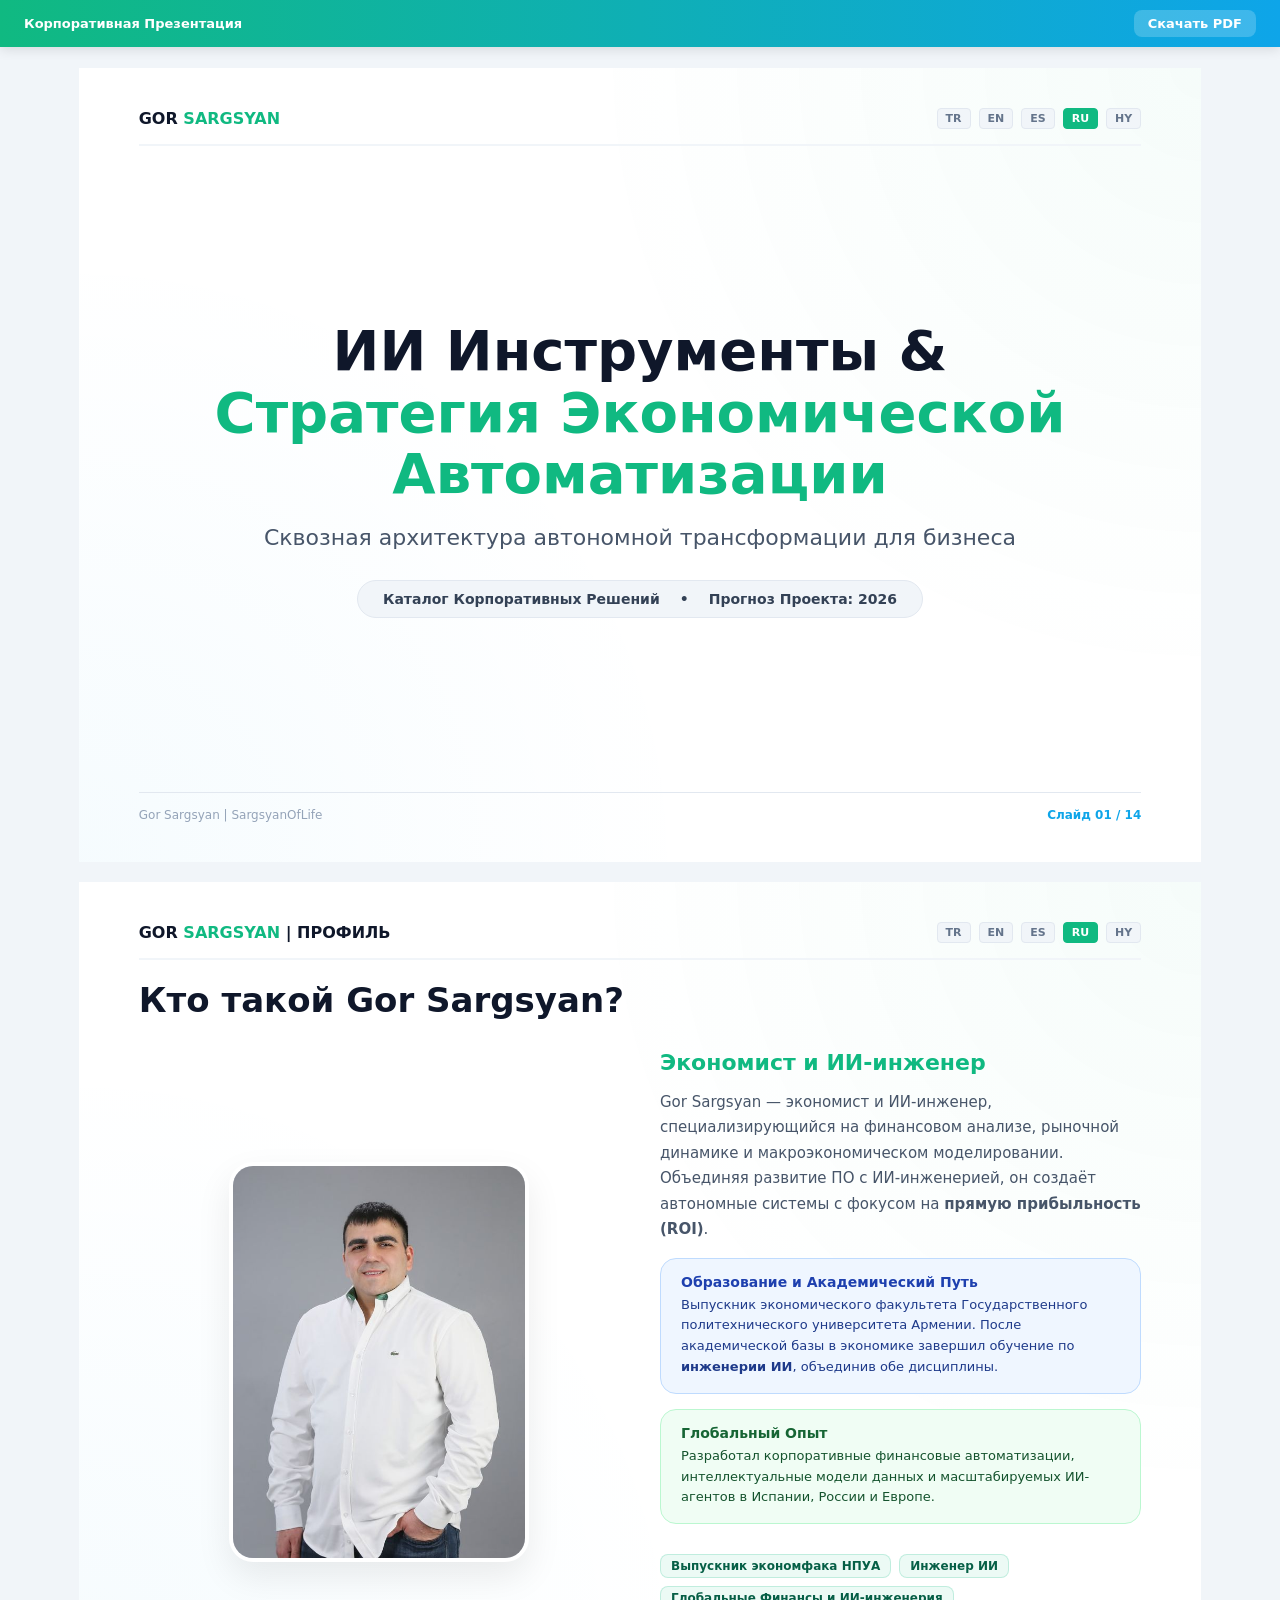
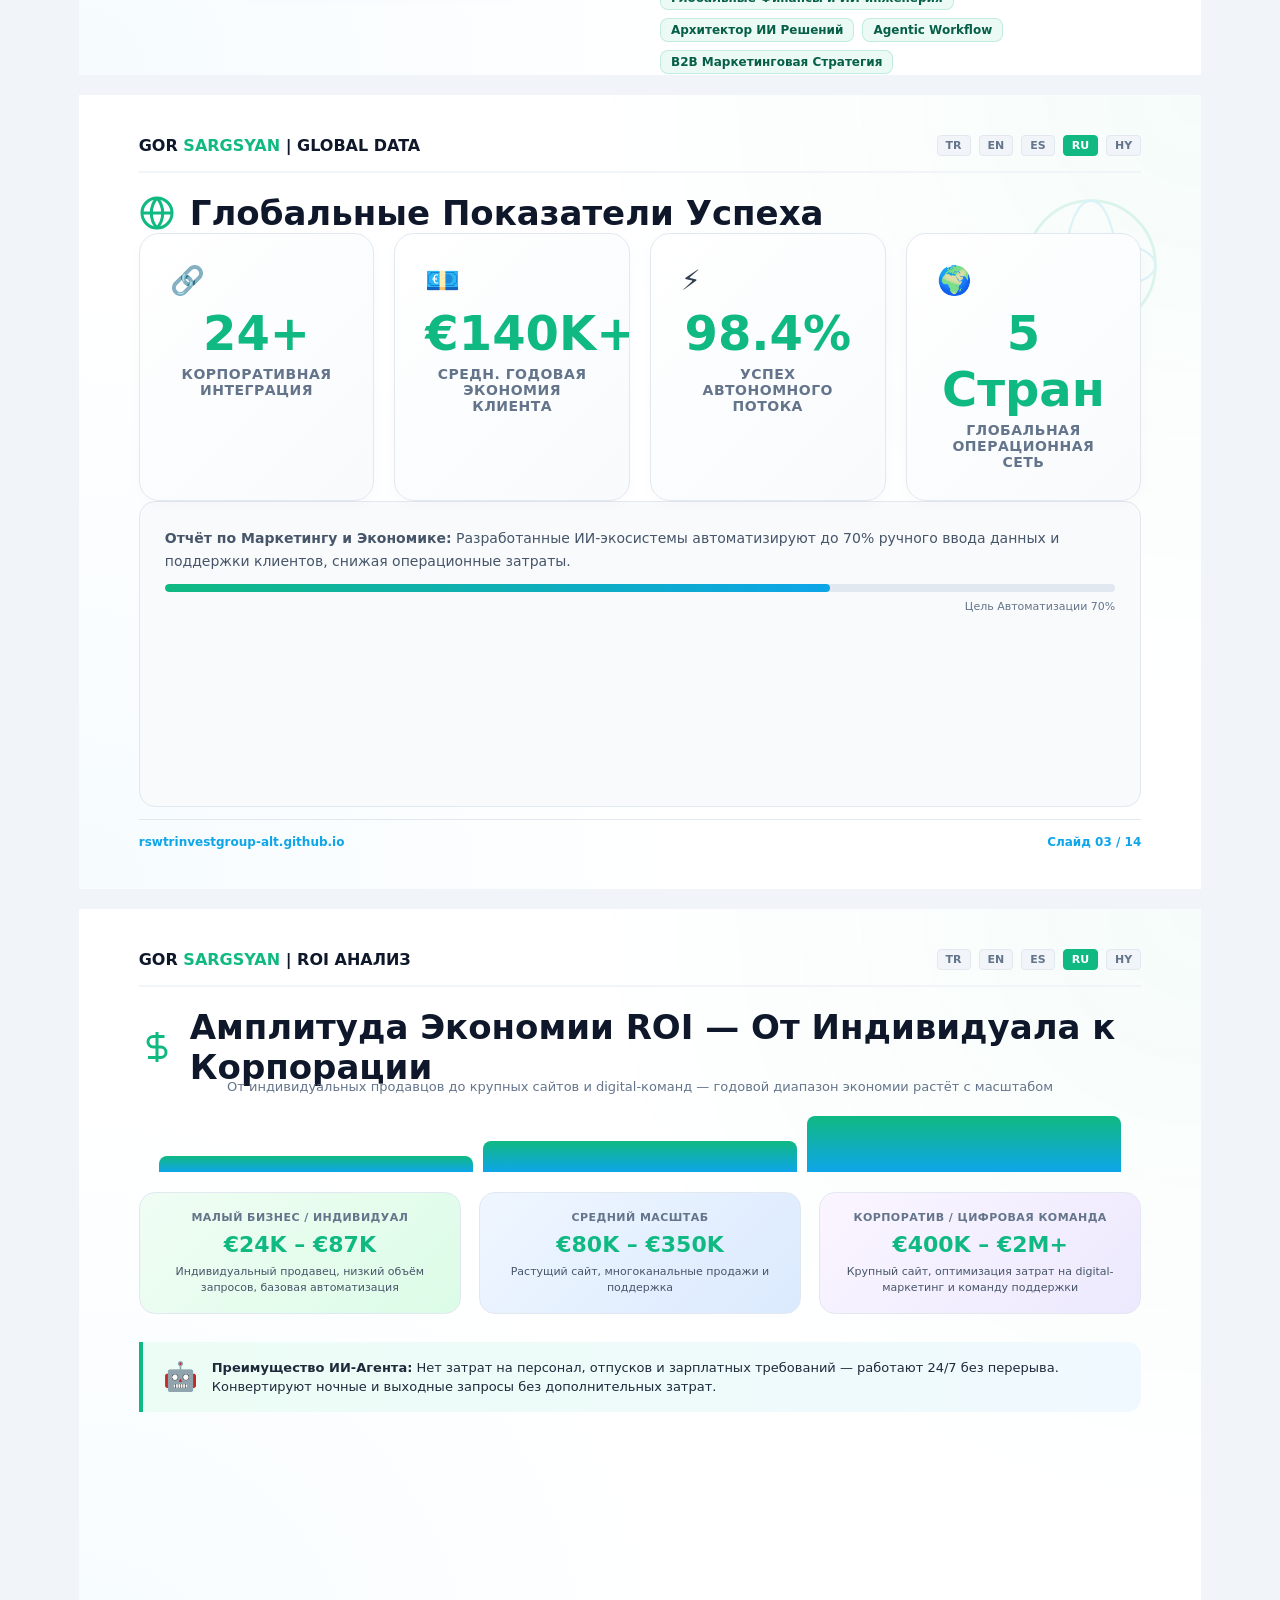
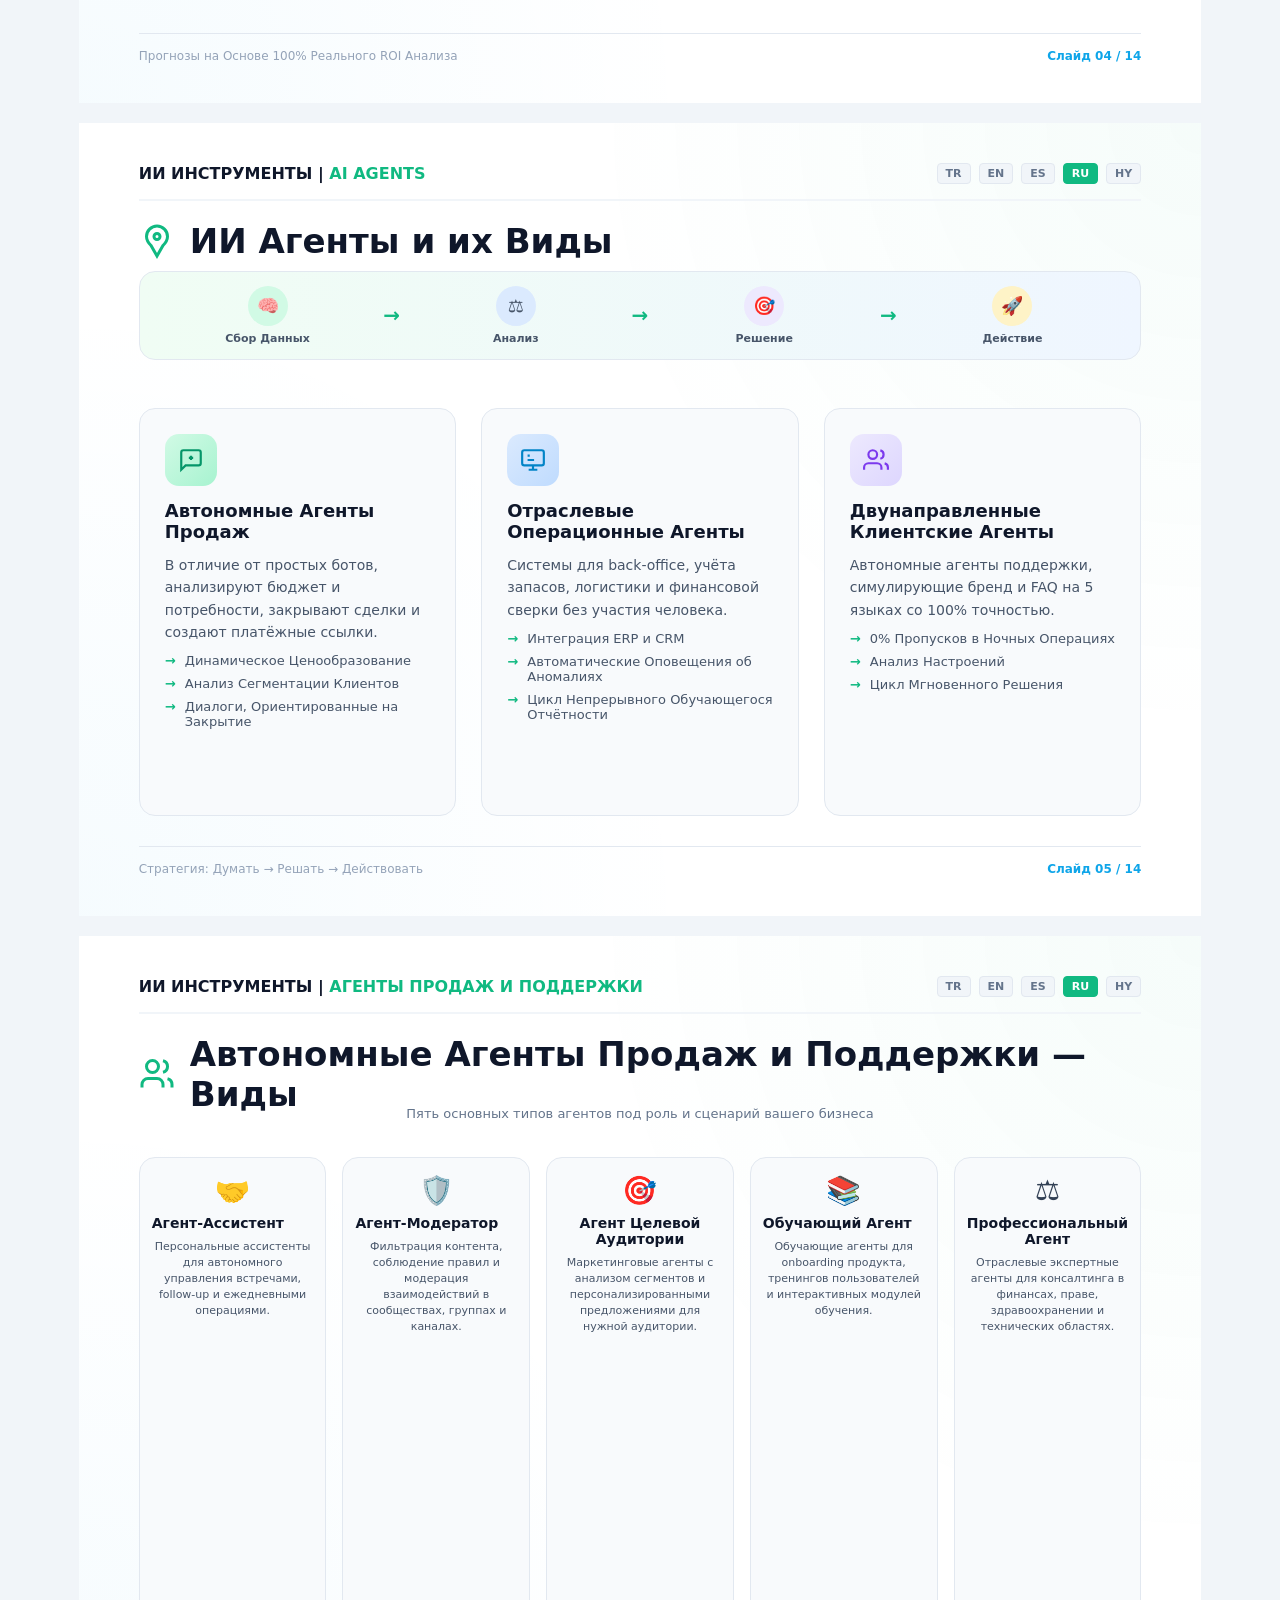
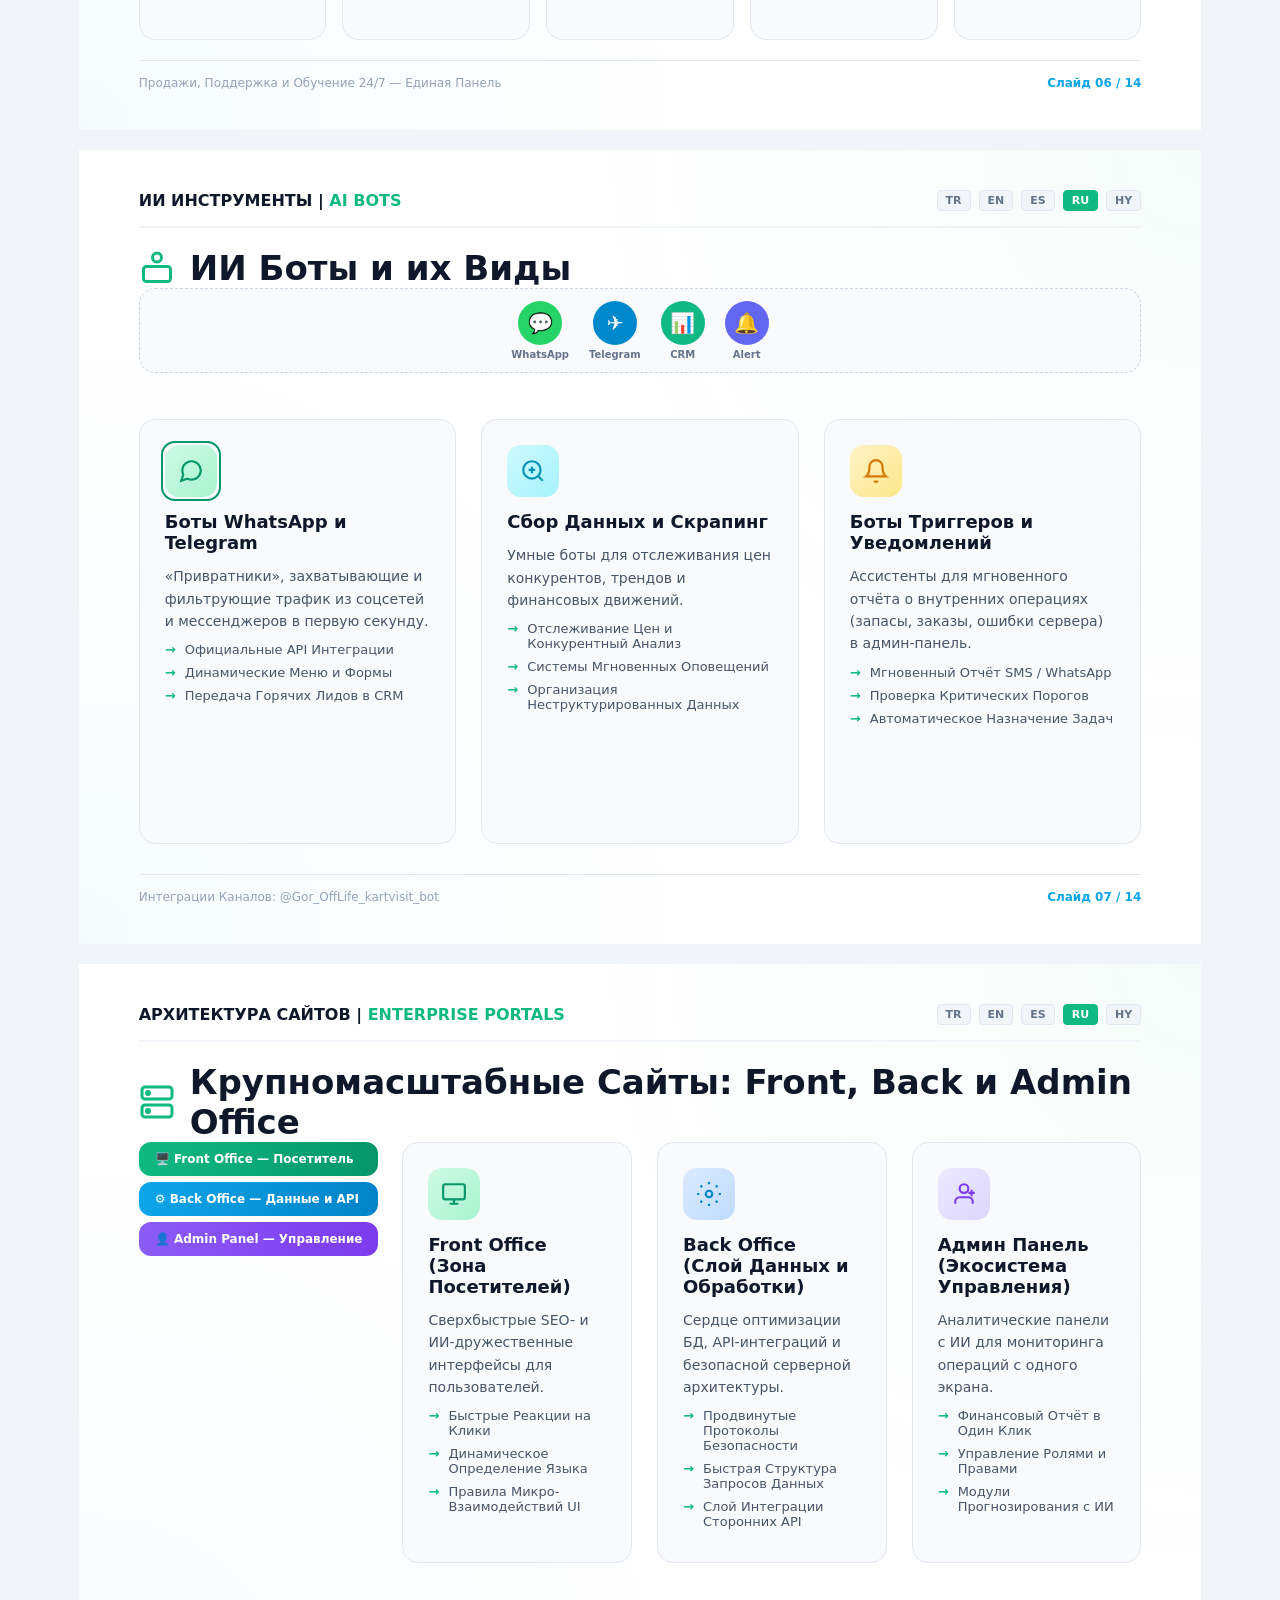
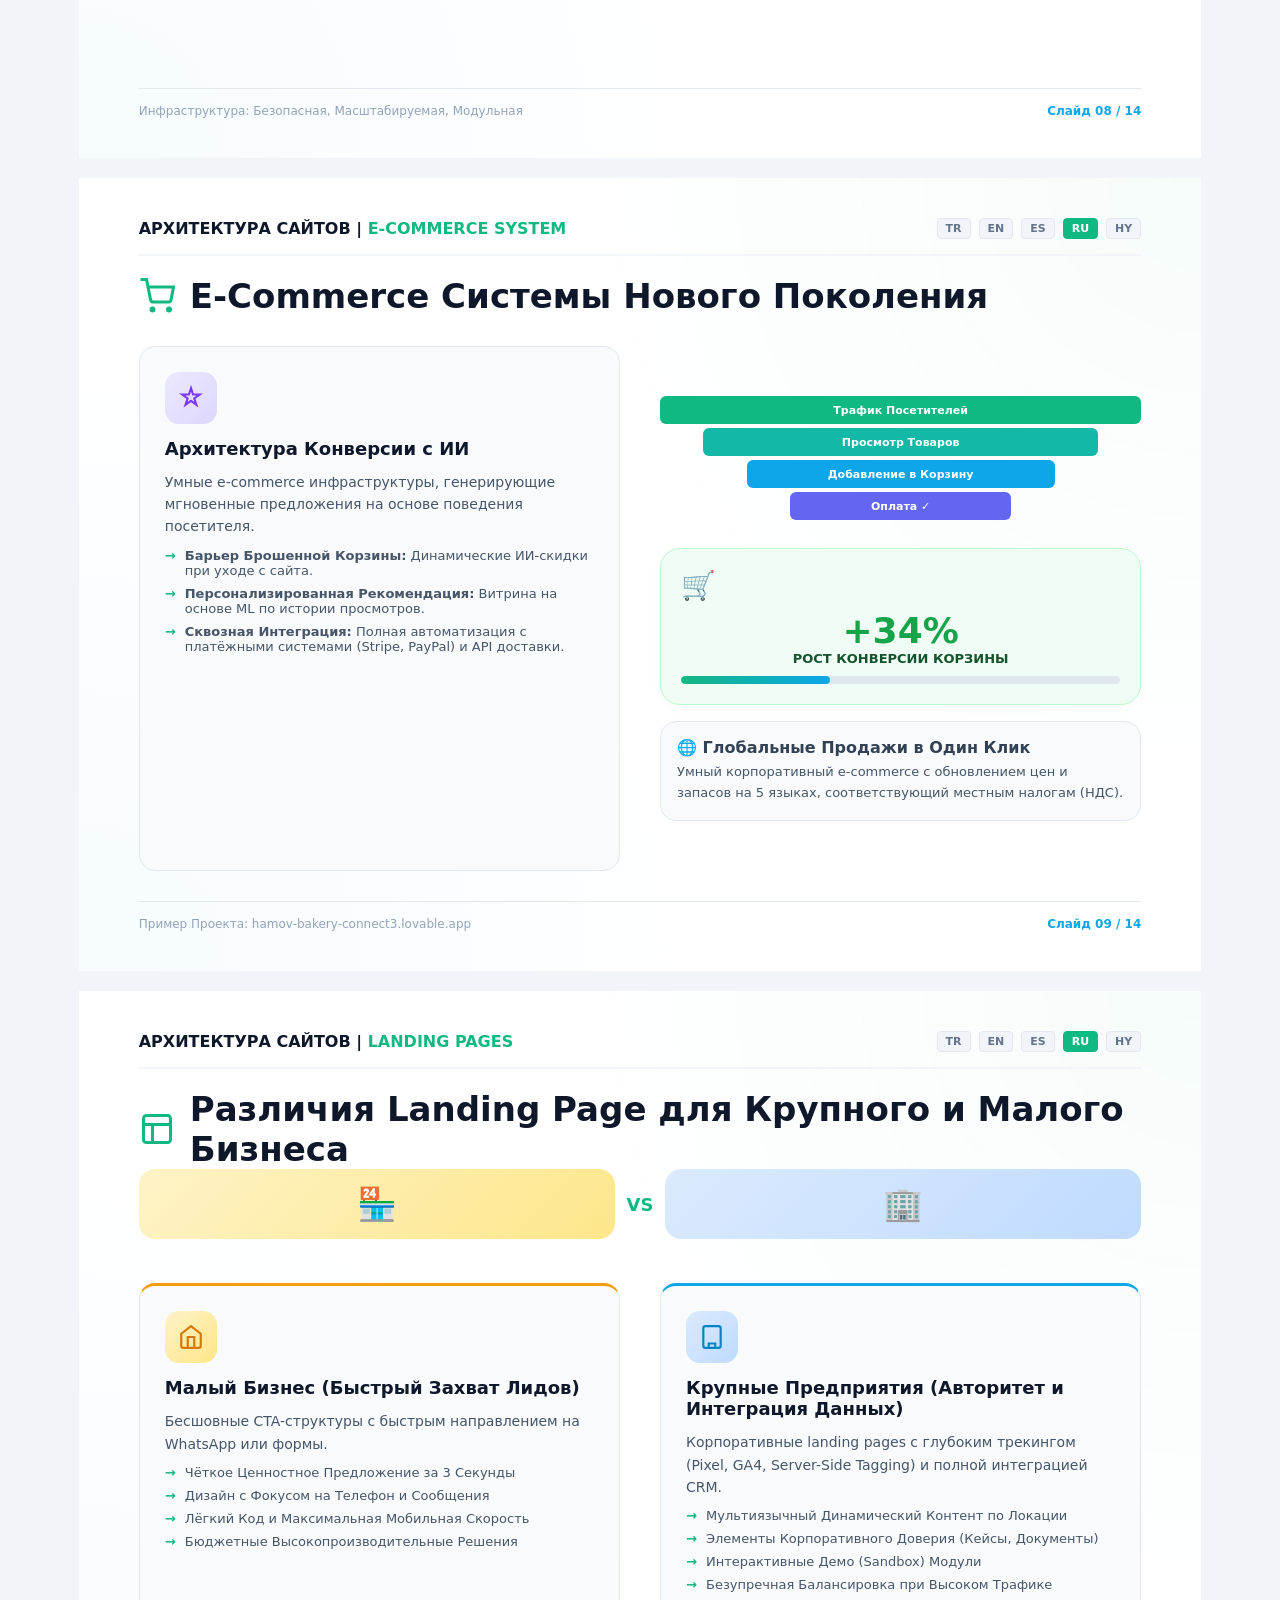
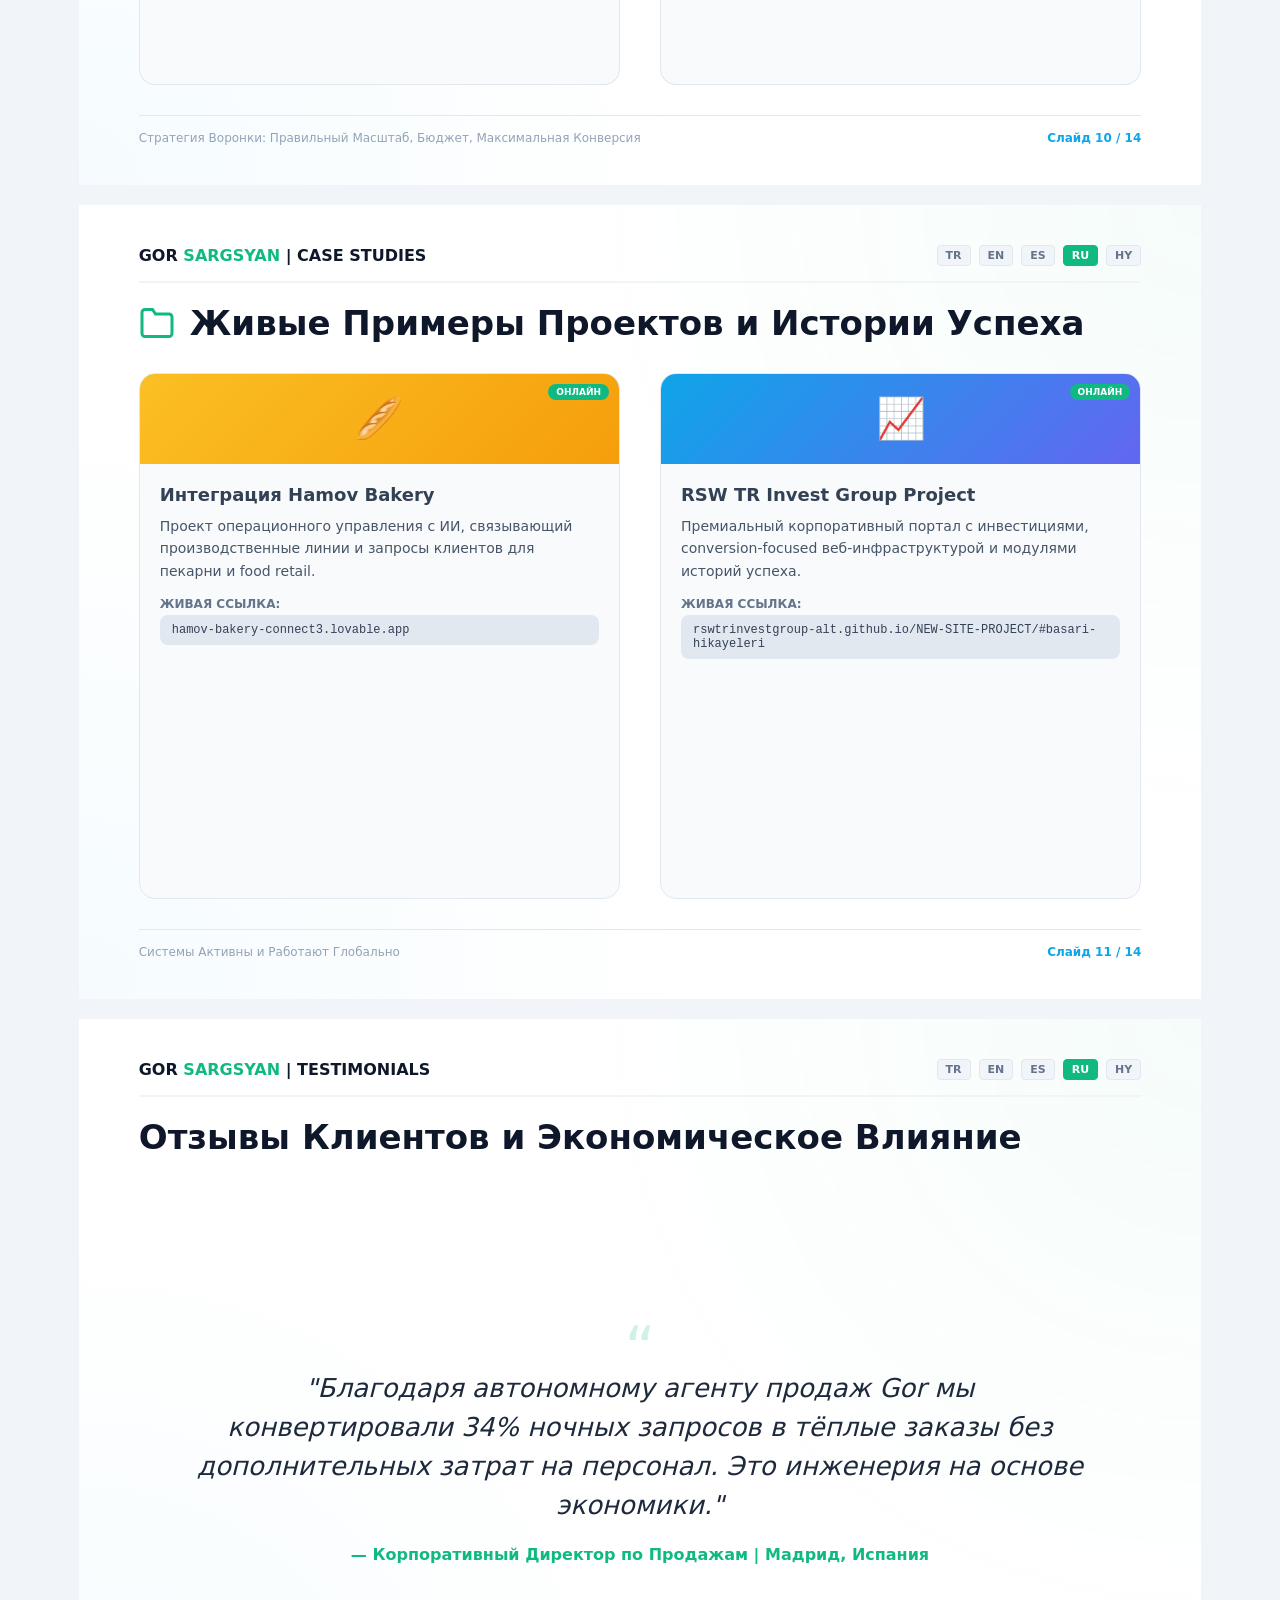
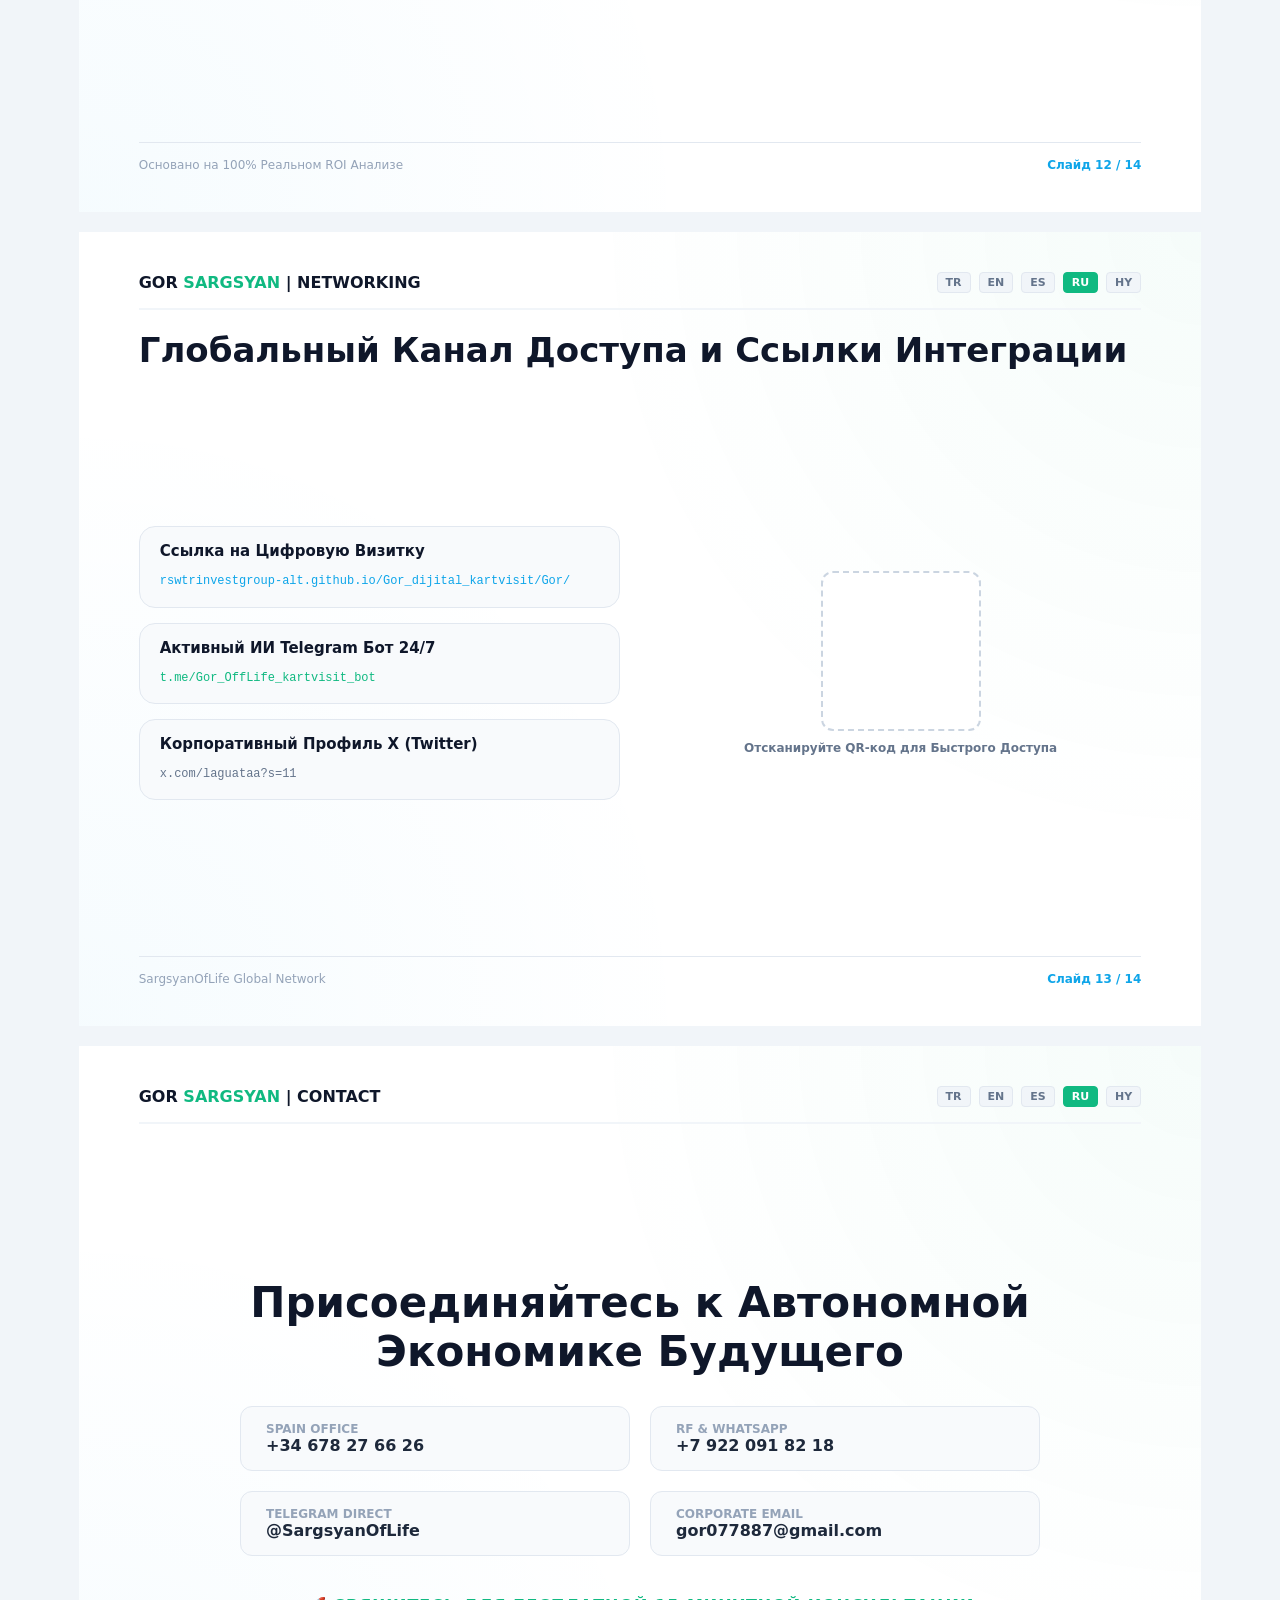
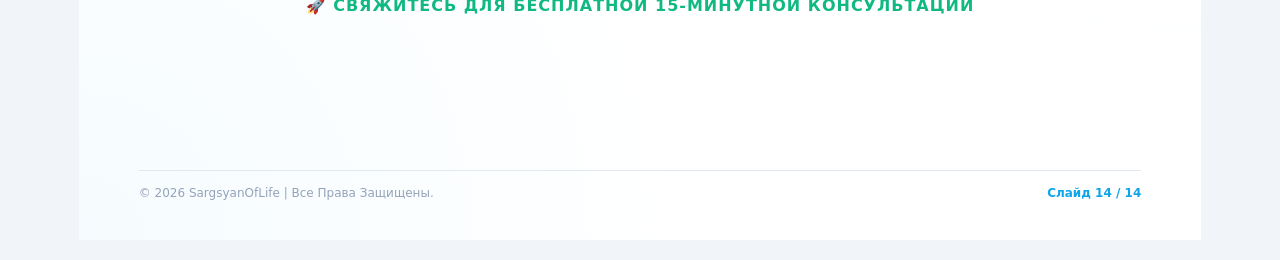
<file: assets/presentations/sunum_ru.html>
<!DOCTYPE html>
<html lang="ru">
<head>
    <meta charset="UTF-8">
    <meta name="viewport" content="width=device-width, initial-scale=1.0">
    <title>Gor Sargsyan | Глобальная ИИ и Экономическая Стратегия</title>
<style>
        /* PDF Çıktı ve Ekran Düzeni İçin A4 Yatay Standartları */
        * { box-sizing: border-box; margin: 0; padding: 0; }
        body { background-color: #f1f5f9; font-family: system-ui, -apple-system, 'Segoe UI', Roboto, sans-serif; color: #334155; }
        
        .slide {
            width: 297mm;
            height: 210mm;
            background: #ffffff;
            margin: 20px auto;
            padding: 40px 60px;
            position: relative;
            overflow: hidden;
            display: flex;
            flex-direction: column;
            justify-content: space-between;
            box-shadow: 0 10px 30px rgba(0,0,0,0.05);
            page-break-after: always;
        }

        /* Canlı ve Ferah Arka Plan Akışları */
        .slide::before {
            content: ''; position: absolute; top: 0; left: 0; width: 100%; height: 100%;
            background: radial-gradient(circle at top right, rgba(16, 185, 129, 0.04), transparent 45%),
                        radial-gradient(circle at bottom left, rgba(14, 165, 233, 0.04), transparent 45%);
            z-index: 0;
        }
        .slide > * { position: relative; z-index: 1; }

        /* Üst ve Alt Kurumsal Bilgi Kuşakları */
        .slide-header { display: flex; justify-content: space-between; align-items: center; border-bottom: 2px solid #f1f5f9; padding-bottom: 15px; }
        .slide-header .brand { font-family: system-ui, -apple-system, 'Segoe UI', Roboto, sans-serif; font-weight: 700; font-size: 16px; color: #0f172a; }
        .slide-header .brand span { color: #10b981; }
        .slide-header .languages { display: flex; gap: 8px; font-size: 11px; font-weight: 700; color: #64748b; }
        .slide-header .languages span { background: #f1f5f9; padding: 3px 8px; border-radius: 4px; border: 1px solid #e2e8f0; }
        .slide-header .languages .active { background: #10b981; color: white; border-color: #10b981; }
        
        .slide-footer { display: flex; justify-content: space-between; align-items: center; border-top: 1px solid #e2e8f0; padding-top: 15px; font-size: 12px; color: #94a3b8; }
        .slide-footer .footer-links { font-weight: 600; color: #0ea5e9; }

        /* Tipografi */
        h1, h2, h3 { font-family: system-ui, -apple-system, 'Segoe UI', Roboto, sans-serif; color: #0f172a; }
        .slide-title { font-size: 34px; font-weight: 800; color: #0f172a; margin-top: 20px; display: flex; align-items: center; gap: 15px; }
        .slide-title i { color: #10b981; }
        
        /* Grid ve Düzen Yapıları */
        .grid-2 { display: grid; grid-template-columns: 1fr 1fr; gap: 40px; align-items: center; flex-grow: 1; margin: 30px 0; }
        .grid-3 { display: grid; grid-template-columns: 1fr 1fr 1fr; gap: 25px; flex-grow: 1; margin: 30px 0; }
        .grid-4 { display: grid; grid-template-columns: repeat(4, 1fr); gap: 20px; flex-grow: 1; margin: 30px 0; }
        .grid-5 { display: grid; grid-template-columns: repeat(5, 1fr); gap: 16px; flex-grow: 1; margin: 20px 0; }
        .agent-type-slide { text-align: center; padding: 16px 12px !important; }
        .agent-type-slide__emoji { font-size: 28px; display: block; margin-bottom: 8px; }
        .agent-type-slide h3 { font-size: 14px !important; margin-bottom: 8px !important; }
        .agent-type-slide p { font-size: 11px !important; line-height: 1.45 !important; margin: 0 !important; }
        
        /* Kurumsal Bileşenler (Cards, Badges) */
        .card { background: #f8fafc; border: 1px solid #e2e8f0; border-radius: 16px; padding: 25px; height: 100%; transition: all 0.3s ease; }
        .card h3 { font-size: 18px; margin-bottom: 12px; color: #0f172a; display: flex; align-items: center; gap: 10px; }
        .card h3 i { color: #0ea5e9; }
        .card p { font-size: 14px; color: #475569; line-height: 1.6; }
        .card ul { list-style: none; margin-top: 10px; }
        .card ul li { font-size: 13px; margin-bottom: 8px; padding-left: 20px; position: relative; color: #475569; }
        .card ul li::before { content: '→'; position: absolute; left: 0; color: #10b981; font-weight: bold; }
        
        .badge-container { display: flex; flex-wrap: wrap; gap: 8px; margin-top: 15px; }
        .badge { background: rgba(16, 185, 129, 0.08); color: #065f46; border: 1px solid rgba(16, 185, 129, 0.2); padding: 4px 10px; border-radius: 8px; font-size: 12px; font-weight: 600; }

        /* Büyük İstatistik Alanları */
        .stat-box { text-align: center; padding: 30px; background: linear-gradient(135deg, #ffffff, #f8fafc); border: 1px solid #e2e8f0; border-radius: 20px; box-shadow: 0 4px 15px rgba(0,0,0,0.02); }
        .stat-number { font-size: 48px; font-weight: 800; color: #10b981; margin-bottom: 5px; font-family: system-ui, -apple-system, 'Segoe UI', Roboto, sans-serif; }
        .stat-label { font-size: 14px; color: #64748b; font-weight: 600; text-transform: uppercase; letter-spacing: 0.5px; }

        /* Özgeçmiş Profil Alanı */
        .profile-img-container {
            width: 100%; max-width: 300px; margin: 0 auto; aspect-ratio: 3/4;
            border-radius: 24px; overflow: hidden; border: 4px solid #ffffff;
            box-shadow: 0 15px 35px rgba(0,0,0,0.08); background: #e2e8f0;
            display: flex; align-items: center; justify-content: center;
        }
        .profile-img-container img {
            width: 100%; height: 100%; object-fit: cover;
            object-position: center center; display: block;
        }
        
        /* QR Code & Bot Kısmı */
        .qr-placeholder { width: 160px; height: 160px; background: #fff; border: 2px dashed #cbd5e1; display: flex; align-items: center; justify-content: center; margin: 0 auto; border-radius: 12px; }

        /* === Слайд 3-9 Görsel & Animasyon === */
        @keyframes floatY { 0%,100%{transform:translateY(0)} 50%{transform:translateY(-6px)} }
        @keyframes pulseRing { 0%{transform:scale(1);opacity:.6} 100%{transform:scale(1.5);opacity:0} }
        @keyframes growBar { from{width:0} to{width:var(--w,70%)} }
        @keyframes spinSlow { from{transform:rotate(0deg)} to{transform:rotate(360deg)} }
        @keyframes dashMove { to{stroke-dashoffset:0} }
        @keyframes fadeUp { from{opacity:0;transform:translateY(12px)} to{opacity:1;transform:translateY(0)} }
        @keyframes blink { 0%,100%{opacity:1} 50%{opacity:.35} }

        .slide--rich { overflow: hidden; }
        .slide-deco { position:absolute; z-index:0; pointer-events:none; }
        .slide-body { position:relative; z-index:1; flex-grow:1; display:flex; flex-direction:column; }

        .v-icon-wrap {
            width:52px; height:52px; border-radius:14px; display:flex; align-items:center; justify-content:center;
            margin-bottom:14px; flex-shrink:0;
        }
        .v-icon-wrap--green { background:linear-gradient(135deg,#d1fae5,#a7f3d0); color:#059669; }
        .v-icon-wrap--blue { background:linear-gradient(135deg,#dbeafe,#bfdbfe); color:#0284c7; }
        .v-icon-wrap--purple { background:linear-gradient(135deg,#ede9fe,#ddd6fe); color:#7c3aed; }
        .v-icon-wrap--amber { background:linear-gradient(135deg,#fef3c7,#fde68a); color:#d97706; }
        .v-icon-wrap--cyan { background:linear-gradient(135deg,#cffafe,#a5f3fc); color:#0891b2; }
        .v-icon { width:26px; height:26px; }
        .anim-float { animation: floatY 3s ease-in-out infinite; }
        .anim-float-d1 { animation: floatY 3s ease-in-out .4s infinite; }
        .anim-float-d2 { animation: floatY 3s ease-in-out .8s infinite; }
        .anim-pulse-ring { position:relative; }
        .anim-pulse-ring::after {
            content:''; position:absolute; inset:-4px; border-radius:inherit; border:2px solid currentColor;
            animation: pulseRing 2s ease-out infinite;
        }

        .stat-box--viz { position:relative; overflow:hidden; }
        .stat-box--viz .stat-icon { font-size:28px; margin-bottom:8px; display:block; }
        .stat-box--viz:nth-child(1) { animation: fadeUp .6s ease both; }
        .stat-box--viz:nth-child(2) { animation: fadeUp .6s .1s ease both; }
        .stat-box--viz:nth-child(3) { animation: fadeUp .6s .2s ease both; }
        .stat-box--viz:nth-child(4) { animation: fadeUp .6s .3s ease both; }

        .viz-globe { position:absolute; right:40px; top:100px; width:140px; height:140px; opacity:.12; animation: spinSlow 40s linear infinite; }
        .viz-bar-wrap { margin-top:12px; background:#e2e8f0; border-radius:99px; height:8px; overflow:hidden; }
        .viz-bar { height:100%; background:linear-gradient(90deg,#10b981,#0ea5e9); border-radius:99px; animation: growBar 1.5s ease forwards; width:0; }

        .agent-flow { display:flex; align-items:center; justify-content:center; gap:8px; margin:10px 0 18px; padding:14px 20px; background:linear-gradient(90deg,#f0fdf4,#eff6ff); border-radius:16px; border:1px solid #e2e8f0; }
        .agent-flow__step { text-align:center; flex:1; font-size:11px; font-weight:700; color:#475569; }
        .agent-flow__icon { width:40px; height:40px; margin:0 auto 6px; border-radius:50%; display:flex; align-items:center; justify-content:center; font-size:18px; }
        .agent-flow__arrow { color:#10b981; font-size:20px; font-weight:800; animation: blink 1.5s infinite; }
        .card--viz { display:flex; flex-direction:column; transition: transform .3s; }
        .card--viz:hover { transform: translateY(-4px); }

        .bot-hub { display:flex; justify-content:center; gap:20px; margin-bottom:16px; padding:12px; background:#f8fafc; border-radius:16px; border:1px dashed #cbd5e1; }
        .bot-hub__item { text-align:center; font-size:10px; font-weight:700; color:#64748b; }
        .bot-hub__circle { width:44px; height:44px; border-radius:50%; display:flex; align-items:center; justify-content:center; margin:0 auto 4px; font-size:20px; }

        .arch-stack { display:flex; flex-direction:column; gap:6px; margin-bottom:16px; max-width:320px; }
        .arch-layer { display:flex; align-items:center; gap:12px; padding:10px 16px; border-radius:12px; font-size:12px; font-weight:700; color:#fff; animation: fadeUp .5s ease both; }
        .arch-layer:nth-child(1) { background:linear-gradient(90deg,#10b981,#059669); animation-delay:.1s; }
        .arch-layer:nth-child(2) { background:linear-gradient(90deg,#0ea5e9,#0284c7); animation-delay:.2s; }
        .arch-layer:nth-child(3) { background:linear-gradient(90deg,#8b5cf6,#7c3aed); animation-delay:.3s; }

        .funnel-viz { display:flex; flex-direction:column; align-items:center; gap:4px; margin-bottom:12px; }
        .funnel-step { height:28px; display:flex; align-items:center; justify-content:center; color:#fff; font-size:11px; font-weight:700; border-radius:6px; animation: fadeUp .5s ease both; }
        .funnel-step:nth-child(1) { width:100%; background:#10b981; animation-delay:.1s; }
        .funnel-step:nth-child(2) { width:82%; background:#14b8a6; animation-delay:.2s; }
        .funnel-step:nth-child(3) { width:64%; background:#0ea5e9; animation-delay:.3s; }
        .funnel-step:nth-child(4) { width:46%; background:#6366f1; animation-delay:.4s; }

        .compare-viz { display:grid; grid-template-columns:1fr auto 1fr; gap:12px; align-items:center; margin-bottom:14px; }
        .compare-box { text-align:center; padding:16px; border-radius:16px; font-size:32px; }
        .compare-box--sm { background:linear-gradient(135deg,#fef3c7,#fde68a); }
        .compare-box--lg { background:linear-gradient(135deg,#dbeafe,#bfdbfe); }
        .compare-vs { font-weight:800; color:#10b981; font-size:18px; animation: blink 2s infinite; }

        .project-card { overflow:hidden; padding:0 !important; }
        .project-card__banner { height:90px; display:flex; align-items:center; justify-content:center; font-size:40px; position:relative; }
        .project-card__banner--bakery { background:linear-gradient(135deg,#fbbf24,#f59e0b); }
        .project-card__banner--invest { background:linear-gradient(135deg,#0ea5e9,#6366f1); }
        .project-card__body { padding:20px; }
        .project-card__live { position:absolute; top:10px; right:10px; background:#10b981; color:#fff; font-size:9px; font-weight:800; padding:3px 8px; border-radius:99px; animation: blink 2s infinite; }

        .slide-title .title-icon { width:36px; height:36px; color:#10b981; flex-shrink:0; }

        .roi-tiers { display:grid; grid-template-columns:repeat(3,1fr); gap:18px; margin:16px 0; }
        .roi-tier { padding:18px; border-radius:16px; text-align:center; animation:fadeUp .5s ease both; border:1px solid #e2e8f0; }
        .roi-tier:nth-child(1) { background:linear-gradient(135deg,#f0fdf4,#dcfce7); animation-delay:.1s; }
        .roi-tier:nth-child(2) { background:linear-gradient(135deg,#eff6ff,#dbeafe); animation-delay:.2s; }
        .roi-tier:nth-child(3) { background:linear-gradient(135deg,#faf5ff,#ede9fe); animation-delay:.3s; }
        .roi-tier__label { font-size:11px; font-weight:700; color:#64748b; text-transform:uppercase; letter-spacing:.04em; margin-bottom:8px; }
        .roi-tier__range { font-size:22px; font-weight:800; color:#10b981; line-height:1.2; margin-bottom:6px; }
        .roi-tier__desc { font-size:11px; color:#475569; line-height:1.4; }
        .roi-perks-banner {
            display:flex; align-items:center; gap:14px; padding:14px 20px; margin-top:12px;
            background:linear-gradient(90deg,#ecfdf5,#f0f9ff); border-left:4px solid #10b981; border-radius:0 14px 14px 0;
            font-size:13px; color:#1e293b; line-height:1.5;
        }
        .roi-perks-banner__icon { font-size:28px; flex-shrink:0; }
        .roi-amplitude-viz { display:flex; align-items:flex-end; gap:10px; height:56px; margin:10px 0 4px; padding:0 20px; }
        .roi-amp-bar { flex:1; border-radius:8px 8px 0 0; background:linear-gradient(180deg,#10b981,#0ea5e9); animation:growBar 1.2s ease both; }
        .roi-amp-bar:nth-child(1) { height:28%; --w:100%; animation-delay:.1s; }
        .roi-amp-bar:nth-child(2) { height:55%; animation-delay:.2s; }
        .roi-amp-bar:nth-child(3) { height:100%; animation-delay:.3s; }

        @media print {
            * { -webkit-print-color-adjust: exact !important; print-color-adjust: exact !important; }
            body { background-color: #f1f5f9 !important; }
            .slide { margin: 0; box-shadow: none; border: none; width: 297mm; height: 210mm; page-break-after: always; }
            .slide::before { display: block !important; }
            .stat-box, .card, .badge, .profile-img-container { break-inside: avoid; }
        }
    
.viewer-bar{position:fixed;top:0;left:0;right:0;z-index:9999;background:linear-gradient(90deg,#10b981,#0ea5e9);
  color:#fff;padding:10px 24px;display:flex;justify-content:space-between;align-items:center;
  font-family:system-ui,sans-serif;font-size:13px;font-weight:600;box-shadow:0 2px 12px rgba(0,0,0,.12)}
.viewer-bar a{color:#fff;text-decoration:none;background:rgba(255,255,255,.2);padding:6px 14px;border-radius:8px}
.viewer-bar a:hover{background:rgba(255,255,255,.35)}
body{padding-top:48px}
@media print{.viewer-bar{display:none}body{padding-top:0}}

        .slide-title i.fa-solid, .slide-title i.fa-brands,
        .card h3 > i.fa-solid, .card h3 > i.fa-brands { display: none; }
        .title-icon, .v-icon, .v-icon-wrap, .slide-deco, .stat-icon { display: flex !important; }
        .slide { box-shadow: none; }
    
    </style>
</head>
<body>
<div class="viewer-bar"><span>Корпоративная Презентация</span><a href="gor_sargsyan_sunum_ru.pdf" target="_blank">Скачать PDF</a></div>


    <div class="slide" id="slayt1">
        <div class="slide-header">
            <div class="brand">GOR <span>SARGSYAN</span></div>
            <div class="languages"><span>TR</span><span>EN</span><span>ES</span><span class="active">RU</span><span>HY</span></div>
        </div>
        <div class="content-area" style="text-align: center; margin: auto 0;">
            <h1 style="font-size: 56px; color: #0f172a; margin-bottom: 20px; font-weight: 800; line-height: 1.1;">
                ИИ Инструменты & <br><span style="color: #10b981;">Стратегия Экономической Автоматизации</span>
            </h1>
            <p style="font-size: 22px; color: #475569; max-width: 800px; margin: 0 auto 30px; font-weight: 300;">
                Сквозная архитектура автономной трансформации для бизнеса
            </p>
            <div style="display: inline-flex; gap: 20px; background: #f1f5f9; padding: 10px 25px; border-radius: 30px; border: 1px solid #e2e8f0; font-weight: 600; font-size: 14px; color: #334155;">
                <span><i class="fa-solid fa-layer-group" style="color: #10b981;"></i> Каталог Корпоративных Решений</span>
                <span>•</span>
                <span>Прогноз Проекта: 2026</span>
            </div>
        </div>
        <div class="slide-footer">
            <span>Gor Sargsyan | SargsyanOfLife</span>
            <span class="footer-links">Слайд 01 / 14</span>
        </div>
    </div>

    <div class="slide" id="slayt2">
        <div class="slide-header">
            <div class="brand">GOR <span>SARGSYAN</span> | ПРОФИЛЬ</div>
            <div class="languages"><span>TR</span><span>EN</span><span>ES</span><span class="active">RU</span><span>HY</span></div>
        </div>
        <h2 class="slide-title"><i class="fa-solid fa-user-tie"></i> Кто такой Gor Sargsyan?</h2>
        <div class="grid-2">
            <div class="profile-img-container">
                <img src="gor_main_pres.jpg" alt="Gor Sargsyan">
            </div>
            <div style="display: flex; flex-direction: column; justify-content: center; gap: 15px;">
                <h3 style="font-size: 22px; color: #10b981; font-weight: 700;">Экономист и ИИ-инженер</h3>
                <p style="font-size: 15px; color: #475569; line-height: 1.7;">
                    Gor Sargsyan — экономист и ИИ-инженер, специализирующийся на финансовом анализе, рыночной динамике и макроэкономическом моделировании. Объединяя развитие ПО с ИИ-инженерией, он создаёт автономные системы с фокусом на <strong>прямую прибыльность (ROI)</strong>.
                </p>
                <div class="card" style="padding: 15px 20px; background: #eff6ff; border-color: #bfdbfe;">
                    <h4 style="font-weight: 700; color: #1e40af; font-size: 14px; margin-bottom: 5px;">Образование и Академический Путь</h4>
                    <p style="font-size: 13px; color: #1e3a8a; line-height: 1.6;">Выпускник экономического факультета Государственного политехнического университета Армении. После академической базы в экономике завершил обучение по <strong>инженерии ИИ</strong>, объединив обе дисциплины.</p>
                </div>
                <div class="card" style="padding: 15px 20px; background: #f0fdf4; border-color: #bbf7d0;">
                    <h4 style="font-weight: 700; color: #166534; font-size: 14px; margin-bottom: 5px;">Глобальный Опыт</h4>
                    <p style="font-size: 13px; color: #14532d;">Разработал корпоративные финансовые автоматизации, интеллектуальные модели данных и масштабируемых ИИ-агентов в Испании, России и Европе.</p>
                </div>
                <div class="badge-container">
                    <span class="badge">Выпускник экономфака НПУА</span>
                    <span class="badge">Инженер ИИ</span>
                    <span class="badge">Глобальные Финансы и ИИ-инженерия</span>
                    <span class="badge">Архитектор ИИ Решений</span>
                    <span class="badge">Agentic Workflow</span>
                    <span class="badge">B2B Маркетинговая Стратегия</span>
                </div>
            </div>
        </div>
        <div class="slide-footer">
            <span>Контакты: gor077887@gmail.com</span>
            <span class="footer-links">Слайд 02 / 14</span>
        </div>
    </div>

    <div class="slide slide--rich" id="slayt3">
        <svg class="slide-deco viz-globe" viewBox="0 0 100 100" fill="none"><circle cx="50" cy="50" r="46" stroke="#10b981" stroke-width="2"/><ellipse cx="50" cy="50" rx="46" ry="18" stroke="#0ea5e9" stroke-width="1.5"/><ellipse cx="50" cy="50" rx="18" ry="46" stroke="#0ea5e9" stroke-width="1.5"/><circle cx="30" cy="38" r="3" fill="#10b981"/><circle cx="68" cy="55" r="3" fill="#10b981"/><circle cx="45" cy="72" r="3" fill="#0ea5e9"/></svg>
        <div class="slide-header">
            <div class="brand">GOR <span>SARGSYAN</span> | GLOBAL DATA</div>
            <div class="languages"><span>TR</span><span>EN</span><span>ES</span><span class="active">RU</span><span>HY</span></div>
        </div>
        <div class="slide-body">
            <h2 class="slide-title">
                <svg class="title-icon anim-float" viewBox="0 0 24 24" fill="none" stroke="currentColor" stroke-width="2"><circle cx="12" cy="12" r="10"/><path d="M2 12h20M12 2a15 15 0 0 1 0 20M12 2a15 15 0 0 0 0 20"/></svg>
                Глобальные Показатели Успеха
            </h2>
            <div class="grid-4" style="margin: auto 0;">
                <div class="stat-box stat-box--viz">
                    <span class="stat-icon anim-float">🔗</span>
                    <div class="stat-number">24+</div>
                    <div class="stat-label">Корпоративная Интеграция</div>
                </div>
                <div class="stat-box stat-box--viz">
                    <span class="stat-icon anim-float-d1">💶</span>
                    <div class="stat-number">€140K+</div>
                    <div class="stat-label">Средн. Годовая Экономия Клиента</div>
                </div>
                <div class="stat-box stat-box--viz">
                    <span class="stat-icon anim-float-d2">⚡</span>
                    <div class="stat-number">98.4%</div>
                    <div class="stat-label">Успех Автономного Потока</div>
                </div>
                <div class="stat-box stat-box--viz">
                    <span class="stat-icon anim-float">🌍</span>
                    <div class="stat-number">5 Стран</div>
                    <div class="stat-label">Глобальная Операционная Сеть</div>
                </div>
            </div>
            <div class="card" style="margin-bottom: 12px;">
                <p><strong>Отчёт по Маркетингу и Экономике:</strong> Разработанные ИИ-экосистемы автоматизируют до 70% ручного ввода данных и поддержки клиентов, снижая операционные затраты.</p>
                <div class="viz-bar-wrap"><div class="viz-bar" style="--w:70%"></div></div>
                <p style="font-size:11px;color:#64748b;margin-top:6px;text-align:right;">Цель Автоматизации 70%</p>
            </div>
        </div>
        <div class="slide-footer">
            <span class="footer-links">rswtrinvestgroup-alt.github.io</span>
            <span class="footer-links">Слайд 03 / 14</span>
        </div>
    </div>

    <div class="slide slide--rich" id="slayt3b">
        <div class="slide-header">
            <div class="brand">GOR <span>SARGSYAN</span> | ROI АНАЛИЗ</div>
            <div class="languages"><span>TR</span><span>EN</span><span>ES</span><span class="active">RU</span><span>HY</span></div>
        </div>
        <div class="slide-body">
            <h2 class="slide-title">
                <svg class="title-icon anim-float" viewBox="0 0 24 24" fill="none" stroke="currentColor" stroke-width="2"><path d="M12 2v20M17 5H9.5a3.5 3.5 0 0 0 0 7h5a3.5 3.5 0 0 1 0 7H6"/></svg>
                Амплитуда Экономии ROI — От Индивидуала к Корпорации
            </h2>
            <p style="text-align:center;color:#64748b;font-size:13px;margin:-8px 0 12px;">От индивидуальных продавцов до крупных сайтов и digital-команд — годовой диапазон экономии растёт с масштабом</p>
            <div class="roi-amplitude-viz">
                <div class="roi-amp-bar"></div>
                <div class="roi-amp-bar"></div>
                <div class="roi-amp-bar"></div>
            </div>
            <div class="roi-tiers">
                <div class="roi-tier">
                    <div class="roi-tier__label">Малый Бизнес / Индивидуал</div>
                    <div class="roi-tier__range">€24K – €87K</div>
                    <div class="roi-tier__desc">Индивидуальный продавец, низкий объём запросов, базовая автоматизация</div>
                </div>
                <div class="roi-tier">
                    <div class="roi-tier__label">Средний Масштаб</div>
                    <div class="roi-tier__range">€80K – €350K</div>
                    <div class="roi-tier__desc">Растущий сайт, многоканальные продажи и поддержка</div>
                </div>
                <div class="roi-tier">
                    <div class="roi-tier__label">Корпоратив / Цифровая Команда</div>
                    <div class="roi-tier__range">€400K – €2M+</div>
                    <div class="roi-tier__desc">Крупный сайт, оптимизация затрат на digital-маркетинг и команду поддержки</div>
                </div>
            </div>
            <div class="roi-perks-banner">
                <span class="roi-perks-banner__icon anim-float">🤖</span>
                <p><strong>Преимущество ИИ-Агента:</strong> Нет затрат на персонал, отпусков и зарплатных требований — работают 24/7 без перерыва. Конвертируют ночные и выходные запросы без дополнительных затрат.</p>
            </div>
        </div>
        <div class="slide-footer">
            <span>Прогнозы на Основе 100% Реального ROI Анализа</span>
            <span class="footer-links">Слайд 04 / 14</span>
        </div>
    </div>

    <div class="slide slide--rich" id="slayt4">
        <div class="slide-header">
            <div class="brand">ИИ ИНСТРУМЕНТЫ | <span>AI AGENTS</span></div>
            <div class="languages"><span>TR</span><span>EN</span><span>ES</span><span class="active">RU</span><span>HY</span></div>
        </div>
        <div class="slide-body">
            <h2 class="slide-title">
                <svg class="title-icon anim-pulse-ring" viewBox="0 0 24 24" fill="none" stroke="currentColor" stroke-width="2"><path d="M12 2a7 7 0 0 1 7 7c0 2.5-1.5 4.5-3 6l-4 7-4-7c-1.5-1.5-3-3.5-3-6a7 7 0 0 1 7-7z"/><circle cx="12" cy="9" r="2"/></svg>
                ИИ Агенты и их Виды
            </h2>
            <div class="agent-flow">
                <div class="agent-flow__step"><div class="agent-flow__icon" style="background:#d1fae5;">🧠</div>Сбор Данных</div>
                <span class="agent-flow__arrow">→</span>
                <div class="agent-flow__step"><div class="agent-flow__icon" style="background:#dbeafe;">⚖️</div>Анализ</div>
                <span class="agent-flow__arrow">→</span>
                <div class="agent-flow__step"><div class="agent-flow__icon" style="background:#ede9fe;">🎯</div>Решение</div>
                <span class="agent-flow__arrow">→</span>
                <div class="agent-flow__step"><div class="agent-flow__icon" style="background:#fef3c7;">🚀</div>Действие</div>
            </div>
            <div class="grid-3">
                <div class="card card--viz">
                    <div class="v-icon-wrap v-icon-wrap--green anim-float"><svg class="v-icon" viewBox="0 0 24 24" fill="none" stroke="currentColor" stroke-width="2"><path d="M21 15a2 2 0 0 1-2 2H7l-4 4V5a2 2 0 0 1 2-2h14a2 2 0 0 1 2 2z"/><path d="M12 8v4M10 10h4"/></svg></div>
                    <h3>Автономные Агенты Продаж</h3>
                    <p>В отличие от простых ботов, анализируют бюджет и потребности, закрывают сделки и создают платёжные ссылки.</p>
                    <ul>
                        <li>Динамическое Ценообразование</li>
                        <li>Анализ Сегментации Клиентов</li>
                        <li>Диалоги, Ориентированные на Закрытие</li>
                    </ul>
                </div>
                <div class="card card--viz">
                    <div class="v-icon-wrap v-icon-wrap--blue anim-float-d1"><svg class="v-icon" viewBox="0 0 24 24" fill="none" stroke="currentColor" stroke-width="2"><rect x="2" y="3" width="20" height="14" rx="2"/><path d="M8 21h8M12 17v4"/><path d="M7 8h2M7 12h6"/></svg></div>
                    <h3>Отраслевые Операционные Агенты</h3>
                    <p>Системы для back-office, учёта запасов, логистики и финансовой сверки без участия человека.</p>
                    <ul>
                        <li>Интеграция ERP и CRM</li>
                        <li>Автоматические Оповещения об Аномалиях</li>
                        <li>Цикл Непрерывного Обучающегося Отчётности</li>
                    </ul>
                </div>
                <div class="card card--viz">
                    <div class="v-icon-wrap v-icon-wrap--purple anim-float-d2"><svg class="v-icon" viewBox="0 0 24 24" fill="none" stroke="currentColor" stroke-width="2"><path d="M17 21v-2a4 4 0 0 0-4-4H5a4 4 0 0 0-4 4v2"/><circle cx="9" cy="7" r="4"/><path d="M23 21v-2a4 4 0 0 0-3-3.87M16 3.13a4 4 0 0 1 0 7.75"/></svg></div>
                    <h3>Двунаправленные Клиентские Агенты</h3>
                    <p>Автономные агенты поддержки, симулирующие бренд и FAQ на 5 языках со 100% точностью.</p>
                    <ul>
                        <li>0% Пропусков в Ночных Операциях</li>
                        <li>Анализ Настроений</li>
                        <li>Цикл Мгновенного Решения</li>
                    </ul>
                </div>
            </div>
        </div>
        <div class="slide-footer">
            <span>Стратегия: Думать → Решать → Действовать</span>
            <span class="footer-links">Слайд 05 / 14</span>
        </div>
    </div>

    <div class="slide slide--rich" id="slayt4b">
        <div class="slide-header">
            <div class="brand">ИИ ИНСТРУМЕНТЫ | <span>АГЕНТЫ ПРОДАЖ И ПОДДЕРЖКИ</span></div>
            <div class="languages"><span>TR</span><span>EN</span><span>ES</span><span class="active">RU</span><span>HY</span></div>
        </div>
        <div class="slide-body">
            <h2 class="slide-title">
                <svg class="title-icon anim-float" viewBox="0 0 24 24" fill="none" stroke="currentColor" stroke-width="2"><path d="M16 21v-2a4 4 0 0 0-4-4H6a4 4 0 0 0-4 4v2"/><circle cx="9" cy="7" r="4"/><path d="M22 21v-2a4 4 0 0 0-3-3.87M16 3.13a4 4 0 0 1 0 7.75"/></svg>
                Автономные Агенты Продаж и Поддержки — Виды
            </h2>
            <p style="text-align:center;color:#64748b;font-size:13px;margin:-8px 0 16px;">Пять основных типов агентов под роль и сценарий вашего бизнеса</p>
            <div class="grid-5">
                <div class="card card--viz agent-type-slide">
                    <span class="agent-type-slide__emoji anim-float">🤝</span>
                    <h3>Агент-Ассистент</h3>
                    <p>Персональные ассистенты для автономного управления встречами, follow-up и ежедневными операциями.</p>
                </div>
                <div class="card card--viz agent-type-slide">
                    <span class="agent-type-slide__emoji anim-float-d1">🛡️</span>
                    <h3>Агент-Модератор</h3>
                    <p>Фильтрация контента, соблюдение правил и модерация взаимодействий в сообществах, группах и каналах.</p>
                </div>
                <div class="card card--viz agent-type-slide">
                    <span class="agent-type-slide__emoji anim-float-d2">🎯</span>
                    <h3>Агент Целевой Аудитории</h3>
                    <p>Маркетинговые агенты с анализом сегментов и персонализированными предложениями для нужной аудитории.</p>
                </div>
                <div class="card card--viz agent-type-slide">
                    <span class="agent-type-slide__emoji anim-float">📚</span>
                    <h3>Обучающий Агент</h3>
                    <p>Обучающие агенты для onboarding продукта, тренингов пользователей и интерактивных модулей обучения.</p>
                </div>
                <div class="card card--viz agent-type-slide">
                    <span class="agent-type-slide__emoji anim-float-d1">⚖️</span>
                    <h3>Профессиональный Агент</h3>
                    <p>Отраслевые экспертные агенты для консалтинга в финансах, праве, здравоохранении и технических областях.</p>
                </div>
            </div>
        </div>
        <div class="slide-footer">
            <span>Продажи, Поддержка и Обучение 24/7 — Единая Панель</span>
            <span class="footer-links">Слайд 06 / 14</span>
        </div>
    </div>

    <div class="slide slide--rich" id="slayt5">
        <div class="slide-header">
            <div class="brand">ИИ ИНСТРУМЕНТЫ | <span>AI BOTS</span></div>
            <div class="languages"><span>TR</span><span>EN</span><span>ES</span><span class="active">RU</span><span>HY</span></div>
        </div>
        <div class="slide-body">
            <h2 class="slide-title">
                <svg class="title-icon anim-float" viewBox="0 0 24 24" fill="none" stroke="currentColor" stroke-width="2"><rect x="3" y="11" width="18" height="10" rx="2"/><circle cx="12" cy="5" r="3"/><path d="M8 15h.01M12 15h.01M16 15h.01"/></svg>
                ИИ Боты и их Виды
            </h2>
            <div class="bot-hub">
                <div class="bot-hub__item"><div class="bot-hub__circle anim-float" style="background:#25D366;color:#fff;">💬</div>WhatsApp</div>
                <div class="bot-hub__item"><div class="bot-hub__circle anim-float-d1" style="background:#0088cc;color:#fff;">✈️</div>Telegram</div>
                <div class="bot-hub__item"><div class="bot-hub__circle anim-float-d2" style="background:#10b981;color:#fff;">📊</div>CRM</div>
                <div class="bot-hub__item"><div class="bot-hub__circle anim-float" style="background:#6366f1;color:#fff;">🔔</div>Alert</div>
            </div>
            <div class="grid-3">
                <div class="card card--viz">
                    <div class="v-icon-wrap v-icon-wrap--green anim-pulse-ring"><svg class="v-icon" viewBox="0 0 24 24" fill="none" stroke="currentColor" stroke-width="2"><path d="M21 11.5a8.38 8.38 0 0 1-.9 3.8 8.5 8.5 0 0 1-7.6 4.7 8.38 8.38 0 0 1-3.8-.9L3 21l1.9-5.7a8.38 8.38 0 0 1-.9-3.8 8.5 8.5 0 0 1 4.7-7.6 8.38 8.38 0 0 1 3.8-.9h.5a8.48 8.48 0 0 1 8 8v.5z"/></svg></div>
                    <h3>Боты WhatsApp и Telegram</h3>
                    <p>«Привратники», захватывающие и фильтрующие трафик из соцсетей и мессенджеров в первую секунду.</p>
                    <ul>
                        <li>Официальные API Интеграции</li>
                        <li>Динамические Меню и Формы</li>
                        <li>Передача Горячих Лидов в CRM</li>
                    </ul>
                </div>
                <div class="card card--viz">
                    <div class="v-icon-wrap v-icon-wrap--cyan anim-float-d1"><svg class="v-icon" viewBox="0 0 24 24" fill="none" stroke="currentColor" stroke-width="2"><circle cx="11" cy="11" r="8"/><path d="m21 21-4.3-4.3"/><path d="M11 8v6M8 11h6"/></svg></div>
                    <h3>Сбор Данных и Скрапинг</h3>
                    <p>Умные боты для отслеживания цен конкурентов, трендов и финансовых движений.</p>
                    <ul>
                        <li>Отслеживание Цен и Конкурентный Анализ</li>
                        <li>Системы Мгновенных Оповещений</li>
                        <li>Организация Неструктурированных Данных</li>
                    </ul>
                </div>
                <div class="card card--viz">
                    <div class="v-icon-wrap v-icon-wrap--amber anim-float-d2"><svg class="v-icon" viewBox="0 0 24 24" fill="none" stroke="currentColor" stroke-width="2"><path d="M18 8A6 6 0 0 0 6 8c0 7-3 9-3 9h18s-3-2-3-9"/><path d="M13.73 21a2 2 0 0 1-3.46 0"/></svg></div>
                    <h3>Боты Триггеров и Уведомлений</h3>
                    <p>Ассистенты для мгновенного отчёта о внутренних операциях (запасы, заказы, ошибки сервера) в админ-панель.</p>
                    <ul>
                        <li>Мгновенный Отчёт SMS / WhatsApp</li>
                        <li>Проверка Критических Порогов</li>
                        <li>Автоматическое Назначение Задач</li>
                    </ul>
                </div>
            </div>
        </div>
        <div class="slide-footer">
            <span>Интеграции Каналов: @Gor_OffLife_kartvisit_bot</span>
            <span class="footer-links">Слайд 07 / 14</span>
        </div>
    </div>

    <div class="slide slide--rich" id="slayt6">
        <div class="slide-header">
            <div class="brand">АРХИТЕКТУРА САЙТОВ | <span>ENTERPRISE PORTALS</span></div>
            <div class="languages"><span>TR</span><span>EN</span><span>ES</span><span class="active">RU</span><span>HY</span></div>
        </div>
        <div class="slide-body">
            <h2 class="slide-title">
                <svg class="title-icon" viewBox="0 0 24 24" fill="none" stroke="currentColor" stroke-width="2"><rect x="2" y="2" width="20" height="8" rx="2"/><rect x="2" y="14" width="20" height="8" rx="2"/><circle cx="6" cy="6" r="1" fill="currentColor"/><circle cx="6" cy="18" r="1" fill="currentColor"/></svg>
                Крупномасштабные Сайты: Front, Back и Admin Office
            </h2>
            <div style="display:grid;grid-template-columns:auto 1fr;gap:24px;align-items:start;">
                <div class="arch-stack">
                    <div class="arch-layer">🖥️ Front Office — Посетитель</div>
                    <div class="arch-layer">⚙️ Back Office — Данные и API</div>
                    <div class="arch-layer">👤 Admin Panel — Управление</div>
                </div>
                <div class="grid-3" style="margin:0;">
                    <div class="card card--viz">
                        <div class="v-icon-wrap v-icon-wrap--green anim-float"><svg class="v-icon" viewBox="0 0 24 24" fill="none" stroke="currentColor" stroke-width="2"><rect x="2" y="3" width="20" height="14" rx="2"/><path d="M8 21h8M12 17v4"/></svg></div>
                        <h3>Front Office (Зона Посетителей)</h3>
                        <p>Сверхбыстрые SEO- и ИИ-дружественные интерфейсы для пользователей.</p>
                        <ul>
                            <li>Быстрые Реакции на Клики</li>
                            <li>Динамическое Определение Языка</li>
                            <li>Правила Микро-Взаимодействий UI</li>
                        </ul>
                    </div>
                    <div class="card card--viz">
                        <div class="v-icon-wrap v-icon-wrap--blue anim-float-d1"><svg class="v-icon" viewBox="0 0 24 24" fill="none" stroke="currentColor" stroke-width="2"><circle cx="12" cy="12" r="3"/><path d="M12 1v2M12 21v2M4.22 4.22l1.42 1.42M18.36 18.36l1.42 1.42M1 12h2M21 12h2M4.22 19.78l1.42-1.42M18.36 5.64l1.42-1.42"/></svg></div>
                        <h3>Back Office (Слой Данных и Обработки)</h3>
                        <p>Сердце оптимизации БД, API-интеграций и безопасной серверной архитектуры.</p>
                        <ul>
                            <li>Продвинутые Протоколы Безопасности</li>
                            <li>Быстрая Структура Запросов Данных</li>
                            <li>Слой Интеграции Сторонних API</li>
                        </ul>
                    </div>
                    <div class="card card--viz">
                        <div class="v-icon-wrap v-icon-wrap--purple anim-float-d2"><svg class="v-icon" viewBox="0 0 24 24" fill="none" stroke="currentColor" stroke-width="2"><path d="M20 21v-2a4 4 0 0 0-4-4H8a4 4 0 0 0-4 4v2"/><circle cx="12" cy="7" r="4"/><path d="M16 11h6M19 8v6"/></svg></div>
                        <h3>Админ Панель (Экосистема Управления)</h3>
                        <p>Аналитические панели с ИИ для мониторинга операций с одного экрана.</p>
                        <ul>
                            <li>Финансовый Отчёт в Один Клик</li>
                            <li>Управление Ролями и Правами</li>
                            <li>Модули Прогнозирования с ИИ</li>
                        </ul>
                    </div>
                </div>
            </div>
        </div>
        <div class="slide-footer">
            <span>Инфраструктура: Безопасная, Масштабируемая, Модульная</span>
            <span class="footer-links">Слайд 08 / 14</span>
        </div>
    </div>

    <div class="slide slide--rich" id="slayt7">
        <div class="slide-header">
            <div class="brand">АРХИТЕКТУРА САЙТОВ | <span>E-COMMERCE SYSTEM</span></div>
            <div class="languages"><span>TR</span><span>EN</span><span>ES</span><span class="active">RU</span><span>HY</span></div>
        </div>
        <div class="slide-body">
            <h2 class="slide-title">
                <svg class="title-icon anim-float" viewBox="0 0 24 24" fill="none" stroke="currentColor" stroke-width="2"><circle cx="9" cy="21" r="1"/><circle cx="20" cy="21" r="1"/><path d="M1 1h4l2.68 13.39a2 2 0 0 0 2 1.61h9.72a2 2 0 0 0 2-1.61L23 6H6"/></svg>
                E-Commerce Системы Нового Поколения
            </h2>
            <div class="grid-2">
                <div class="card card--viz">
                    <div class="v-icon-wrap v-icon-wrap--purple"><svg class="v-icon" viewBox="0 0 24 24" fill="none" stroke="currentColor" stroke-width="2"><path d="m12 3-1.9 5.8H4l4.9 3.6-1.9 5.8L12 14.6l4.9 3.6-1.9-5.8L20 8.8h-6.1z"/></svg></div>
                    <h3>Архитектура Конверсии с ИИ</h3>
                    <p>Умные e-commerce инфраструктуры, генерирующие мгновенные предложения на основе поведения посетителя.</p>
                    <ul>
                        <li><strong>Барьер Брошенной Корзины:</strong> Динамические ИИ-скидки при уходе с сайта.</li>
                        <li><strong>Персонализированная Рекомендация:</strong> Витрина на основе ML по истории просмотров.</li>
                        <li><strong>Сквозная Интеграция:</strong> Полная автоматизация с платёжными системами (Stripe, PayPal) и API доставки.</li>
                    </ul>
                </div>
                <div style="display:flex;flex-direction:column;gap:16px;">
                    <div class="funnel-viz">
                        <div class="funnel-step">Трафик Посетителей</div>
                        <div class="funnel-step">Просмотр Товаров</div>
                        <div class="funnel-step">Добавление в Корзину</div>
                        <div class="funnel-step">Оплата ✓</div>
                    </div>
                    <div class="stat-box stat-box--viz" style="padding:20px;background:#f0fdf4;border-color:#bbf7d0;text-align:center;">
                        <span class="stat-icon anim-float">🛒</span>
                        <div style="font-size:36px;font-weight:700;color:#16a34a;">+34%</div>
                        <div style="font-size:13px;font-weight:600;color:#14532d;">РОСТ КОНВЕРСИИ КОРЗИНЫ</div>
                        <div class="viz-bar-wrap" style="margin-top:10px;"><div class="viz-bar" style="--w:34%"></div></div>
                    </div>
                    <div class="card" style="padding:16px;">
                        <h4>🌐 Глобальные Продажи в Один Клик</h4>
                        <p style="font-size:13px;margin-top:5px;">Умный корпоративный e-commerce с обновлением цен и запасов на 5 языках, соответствующий местным налогам (НДС).</p>
                    </div>
                </div>
            </div>
        </div>
        <div class="slide-footer">
            <span>Пример Проекта: hamov-bakery-connect3.lovable.app</span>
            <span class="footer-links">Слайд 09 / 14</span>
        </div>
    </div>

    <div class="slide slide--rich" id="slayt8">
        <div class="slide-header">
            <div class="brand">АРХИТЕКТУРА САЙТОВ | <span>LANDING PAGES</span></div>
            <div class="languages"><span>TR</span><span>EN</span><span>ES</span><span class="active">RU</span><span>HY</span></div>
        </div>
        <div class="slide-body">
            <h2 class="slide-title">
                <svg class="title-icon" viewBox="0 0 24 24" fill="none" stroke="currentColor" stroke-width="2"><rect x="3" y="3" width="18" height="18" rx="2"/><path d="M3 9h18M9 21V9"/></svg>
                Различия Landing Page для Крупного и Малого Бизнеса
            </h2>
            <div class="compare-viz">
                <div class="compare-box compare-box--sm anim-float">🏪</div>
                <div class="compare-vs">VS</div>
                <div class="compare-box compare-box--lg anim-float-d1">🏢</div>
            </div>
            <div class="grid-2">
                <div class="card card--viz" style="border-top:3px solid #f59e0b;">
                    <div class="v-icon-wrap v-icon-wrap--amber anim-float"><svg class="v-icon" viewBox="0 0 24 24" fill="none" stroke="currentColor" stroke-width="2"><path d="M3 9l9-7 9 7v11a2 2 0 0 1-2 2H5a2 2 0 0 1-2-2z"/><path d="M9 22V12h6v10"/></svg></div>
                    <h3>Малый Бизнес (Быстрый Захват Лидов)</h3>
                    <p>Бесшовные CTA-структуры с быстрым направлением на WhatsApp или формы.</p>
                    <ul>
                        <li>Чёткое Ценностное Предложение за 3 Секунды</li>
                        <li>Дизайн с Фокусом на Телефон и Сообщения</li>
                        <li>Лёгкий Код и Максимальная Мобильная Скорость</li>
                        <li>Бюджетные Высокопроизводительные Решения</li>
                    </ul>
                </div>
                <div class="card card--viz" style="border-top:3px solid #0ea5e9;">
                    <div class="v-icon-wrap v-icon-wrap--blue anim-float-d1"><svg class="v-icon" viewBox="0 0 24 24" fill="none" stroke="currentColor" stroke-width="2"><rect x="4" y="2" width="16" height="20" rx="2"/><path d="M9 22v-4h6v4M8 6h.01M16 6h.01M12 6h.01M8 10h.01M16 10h.01M12 10h.01M8 14h.01M16 14h.01M12 14h.01"/></svg></div>
                    <h3>Крупные Предприятия (Авторитет и Интеграция Данных)</h3>
                    <p>Корпоративные landing pages с глубоким трекингом (Pixel, GA4, Server-Side Tagging) и полной интеграцией CRM.</p>
                    <ul>
                        <li>Мультиязычный Динамический Контент по Локации</li>
                        <li>Элементы Корпоративного Доверия (Кейсы, Документы)</li>
                        <li>Интерактивные Демо (Sandbox) Модули</li>
                        <li>Безупречная Балансировка при Высоком Трафике</li>
                    </ul>
                </div>
            </div>
        </div>
        <div class="slide-footer">
            <span>Стратегия Воронки: Правильный Масштаб, Бюджет, Максимальная Конверсия</span>
            <span class="footer-links">Слайд 10 / 14</span>
        </div>
    </div>

    <div class="slide slide--rich" id="slayt9">
        <div class="slide-header">
            <div class="brand">GOR <span>SARGSYAN</span> | CASE STUDIES</div>
            <div class="languages"><span>TR</span><span>EN</span><span>ES</span><span class="active">RU</span><span>HY</span></div>
        </div>
        <div class="slide-body">
            <h2 class="slide-title">
                <svg class="title-icon anim-float" viewBox="0 0 24 24" fill="none" stroke="currentColor" stroke-width="2"><path d="M22 19a2 2 0 0 1-2 2H4a2 2 0 0 1-2-2V5a2 2 0 0 1 2-2h5l2 3h9a2 2 0 0 1 2 2z"/></svg>
                Живые Примеры Проектов и Истории Успеха
            </h2>
            <div class="grid-2">
                <div class="card project-card card--viz">
                    <div class="project-card__banner project-card__banner--bakery anim-float">
                        🥖
                        <span class="project-card__live">ОНЛАЙН</span>
                    </div>
                    <div class="project-card__body">
                        <strong style="font-size:18px;">Интеграция Hamov Bakery</strong>
                        <p style="font-size:14px;line-height:1.6;margin:10px 0 15px;">
                            Проект операционного управления с ИИ, связывающий производственные линии и запросы клиентов для пекарни и food retail.
                        </p>
                        <div style="font-size:12px;color:#64748b;font-weight:600;">ЖИВАЯ ССЫЛКА:</div>
                        <div style="background:#e2e8f0;padding:8px 12px;border-radius:8px;font-family:monospace;font-size:12px;color:#334155;margin-top:4px;">hamov-bakery-connect3.lovable.app</div>
                    </div>
                </div>
                <div class="card project-card card--viz">
                    <div class="project-card__banner project-card__banner--invest anim-float-d1">
                        📈
                        <span class="project-card__live">ОНЛАЙН</span>
                    </div>
                    <div class="project-card__body">
                        <strong style="font-size:18px;">RSW TR Invest Group Project</strong>
                        <p style="font-size:14px;line-height:1.6;margin:10px 0 15px;">
                            Премиальный корпоративный портал с инвестициями, conversion-focused веб-инфраструктурой и модулями историй успеха.
                        </p>
                        <div style="font-size:12px;color:#64748b;font-weight:600;">ЖИВАЯ ССЫЛКА:</div>
                        <div style="background:#e2e8f0;padding:8px 12px;border-radius:8px;font-family:monospace;font-size:12px;color:#334155;margin-top:4px;">rswtrinvestgroup-alt.github.io/NEW-SITE-PROJECT/#basari-hikayeleri</div>
                    </div>
                </div>
            </div>
        </div>
        <div class="slide-footer">
            <span>Системы Активны и Работают Глобально</span>
            <span class="footer-links">Слайд 11 / 14</span>
        </div>
    </div>

    <div class="slide" id="slayt10">
        <div class="slide-header">
            <div class="brand">GOR <span>SARGSYAN</span> | TESTIMONIALS</div>
            <div class="languages"><span>TR</span><span>EN</span><span>ES</span><span class="active">RU</span><span>HY</span></div>
        </div>
        <h2 class="slide-title"><i class="fa-solid fa-star"></i> Отзывы Клиентов и Экономическое Влияние</h2>
        <div class="content-area" style="margin: auto 0; text-align: center;">
            <div style="font-size: 60px; color: rgba(16, 185, 129, 0.2); line-height: 1; margin-bottom: -10px;">“</div>
            <blockquote style="font-size: 26px; font-style: italic; color: #1e293b; max-width: 900px; margin: 0 auto 20px; line-height: 1.5; font-weight: 400;">
                "Благодаря автономному агенту продаж Gor мы конвертировали 34% ночных запросов в тёплые заказы без дополнительных затрат на персонал. Это инженерия на основе экономики."
            </blockquote>
            <p style="font-size: 16px; font-weight: 700; color: #10b981;">— Корпоративный Директор по Продажам | Мадрид, Испания</p>
            <div style="display: flex; justify-content: center; gap: 5px; color: #fbbf24; margin-top: 15px; font-size: 14px;">
                <i class="fa-solid fa-star"></i><i class="fa-solid fa-star"></i><i class="fa-solid fa-star"></i><i class="fa-solid fa-star"></i><i class="fa-solid fa-star"></i>
            </div>
        </div>
        <div class="slide-footer">
            <span>Основано на 100% Реальном ROI Анализе</span>
            <span class="footer-links">Слайд 12 / 14</span>
        </div>
    </div>

    <div class="slide" id="slayt11">
        <div class="slide-header">
            <div class="brand">GOR <span>SARGSYAN</span> | NETWORKING</div>
            <div class="languages"><span>TR</span><span>EN</span><span>ES</span><span class="active">RU</span><span>HY</span></div>
        </div>
        <h2 class="slide-title"><i class="fa-solid fa-qrcode"></i> Глобальный Канал Доступа и Ссылки Интеграции</h2>
        <div class="grid-2">
            <div style="display: flex; flex-direction: column; gap: 15px;">
                <div class="card" style="padding: 15px 20px;">
                    <h3 style="font-size: 15px;"><i class="fa-solid fa-address-card" style="color:#10b981;"></i> Ссылка на Цифровую Визитку</h3>
                    <p style="font-size: 12px; margin-top: 3px; font-family: monospace; color:#0ea5e9;">rswtrinvestgroup-alt.github.io/Gor_dijital_kartvisit/Gor/</p>
                </div>
                <div class="card" style="padding: 15px 20px;">
                    <h3 style="font-size: 15px;"><i class="fa-brands fa-telegram" style="color:#0ea5e9;"></i> Активный ИИ Telegram Бот 24/7</h3>
                    <p style="font-size: 12px; margin-top: 3px; font-family: monospace; color:#10b981;">t.me/Gor_OffLife_kartvisit_bot</p>
                </div>
                <div class="card" style="padding: 15px 20px;">
                    <h3 style="font-size: 15px;"><i class="fa-brands fa-x-twitter"></i> Корпоративный Профиль X (Twitter)</h3>
                    <p style="font-size: 12px; margin-top: 3px; font-family: monospace; color:#64748b;">x.com/laguataa?s=11</p>
                </div>
            </div>
            <div style="text-align: center;">
                <div class="qr-placeholder">
                    <i class="fa-solid fa-qrcode" style="font-size: 80px; color: #cbd5e1;"></i>
                </div>
                <p style="font-size: 12px; color: #64748b; margin-top: 10px; font-weight: 600;">Отсканируйте QR-код для Быстрого Доступа</p>
            </div>
        </div>
        <div class="slide-footer">
            <span>SargsyanOfLife Global Network</span>
            <span class="footer-links">Слайд 13 / 14</span>
        </div>
    </div>

    <div class="slide" id="slayt12">
        <div class="slide-header">
            <div class="brand">GOR <span>SARGSYAN</span> | CONTACT</div>
            <div class="languages"><span>TR</span><span>EN</span><span>ES</span><span class="active">RU</span><span>HY</span></div>
        </div>
        <div class="content-area" style="text-align: center; margin: auto 0;">
            <h2 style="font-size: 42px; color: #0f172a; margin-bottom: 30px; font-weight: 800;">Присоединяйтесь к Автономной Экономике Будущего</h2>
            <div style="display: grid; grid-template-columns: 1fr 1fr; gap: 20px; max-width: 800px; margin: 0 auto; text-align: left;">
                <div style="background: #f8fafc; padding: 15px 25px; border-radius: 12px; border: 1px solid #e2e8f0;">
                    <span style="font-size:12px; color:#94a3b8; font-weight:700; display:block;">SPAIN OFFICE</span>
                    <strong style="font-size:16px; color:#1e293b;"><i class="fa-solid fa-phone" style="color:#10b981;"></i> +34 678 27 66 26</strong>
                </div>
                <div style="background: #f8fafc; padding: 15px 25px; border-radius: 12px; border: 1px solid #e2e8f0;">
                    <span style="font-size:12px; color:#94a3b8; font-weight:700; display:block;">RF & WHATSAPP</span>
                    <strong style="font-size:16px; color:#1e293b;"><i class="fa-brands fa-whatsapp" style="color:#10b981;"></i> +7 922 091 82 18</strong>
                </div>
                <div style="background: #f8fafc; padding: 15px 25px; border-radius: 12px; border: 1px solid #e2e8f0;">
                    <span style="font-size:12px; color:#94a3b8; font-weight:700; display:block;">TELEGRAM DIRECT</span>
                    <strong style="font-size:16px; color:#1e293b;"><i class="fa-brands fa-telegram" style="color:#0ea5e9;"></i> @SargsyanOfLife</strong>
                </div>
                <div style="background: #f8fafc; padding: 15px 25px; border-radius: 12px; border: 1px solid #e2e8f0;">
                    <span style="font-size:12px; color:#94a3b8; font-weight:700; display:block;">CORPORATE EMAIL</span>
                    <strong style="font-size:16px; color:#1e293b;"><i class="fa-solid fa-envelope" style="color:#0ea5e9;"></i> gor077887@gmail.com</strong>
                </div>
            </div>
            <p style="margin-top: 40px; color: #10b981; font-weight: 700; font-size: 16px; letter-spacing: 1px; text-transform: uppercase;">
                🚀 Свяжитесь для Бесплатной 15-Минутной Консультации
            </p>
        </div>
        <div class="slide-footer">
            <span>© 2026 SargsyanOfLife | Все Права Защищены.</span>
            <span class="footer-links">Слайд 14 / 14</span>
        </div>
    </div>

</body>
</html>
</file>
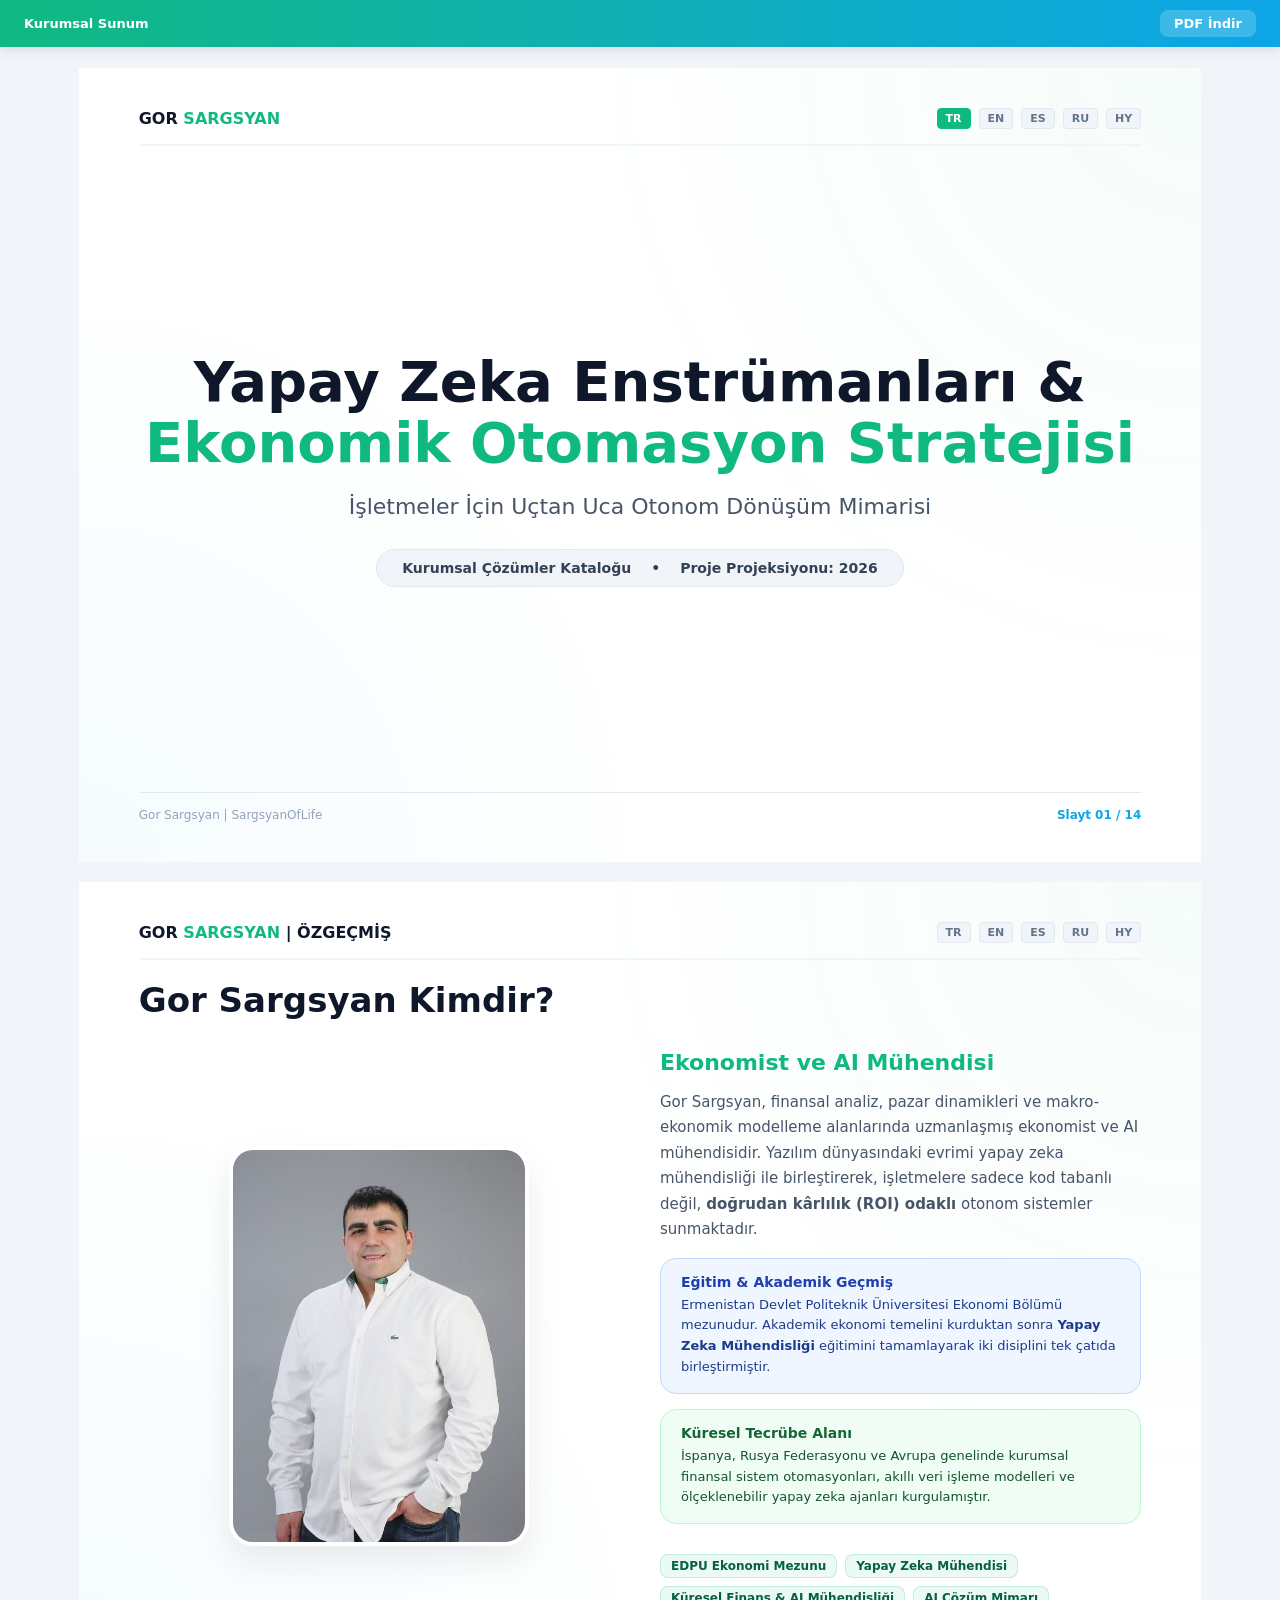
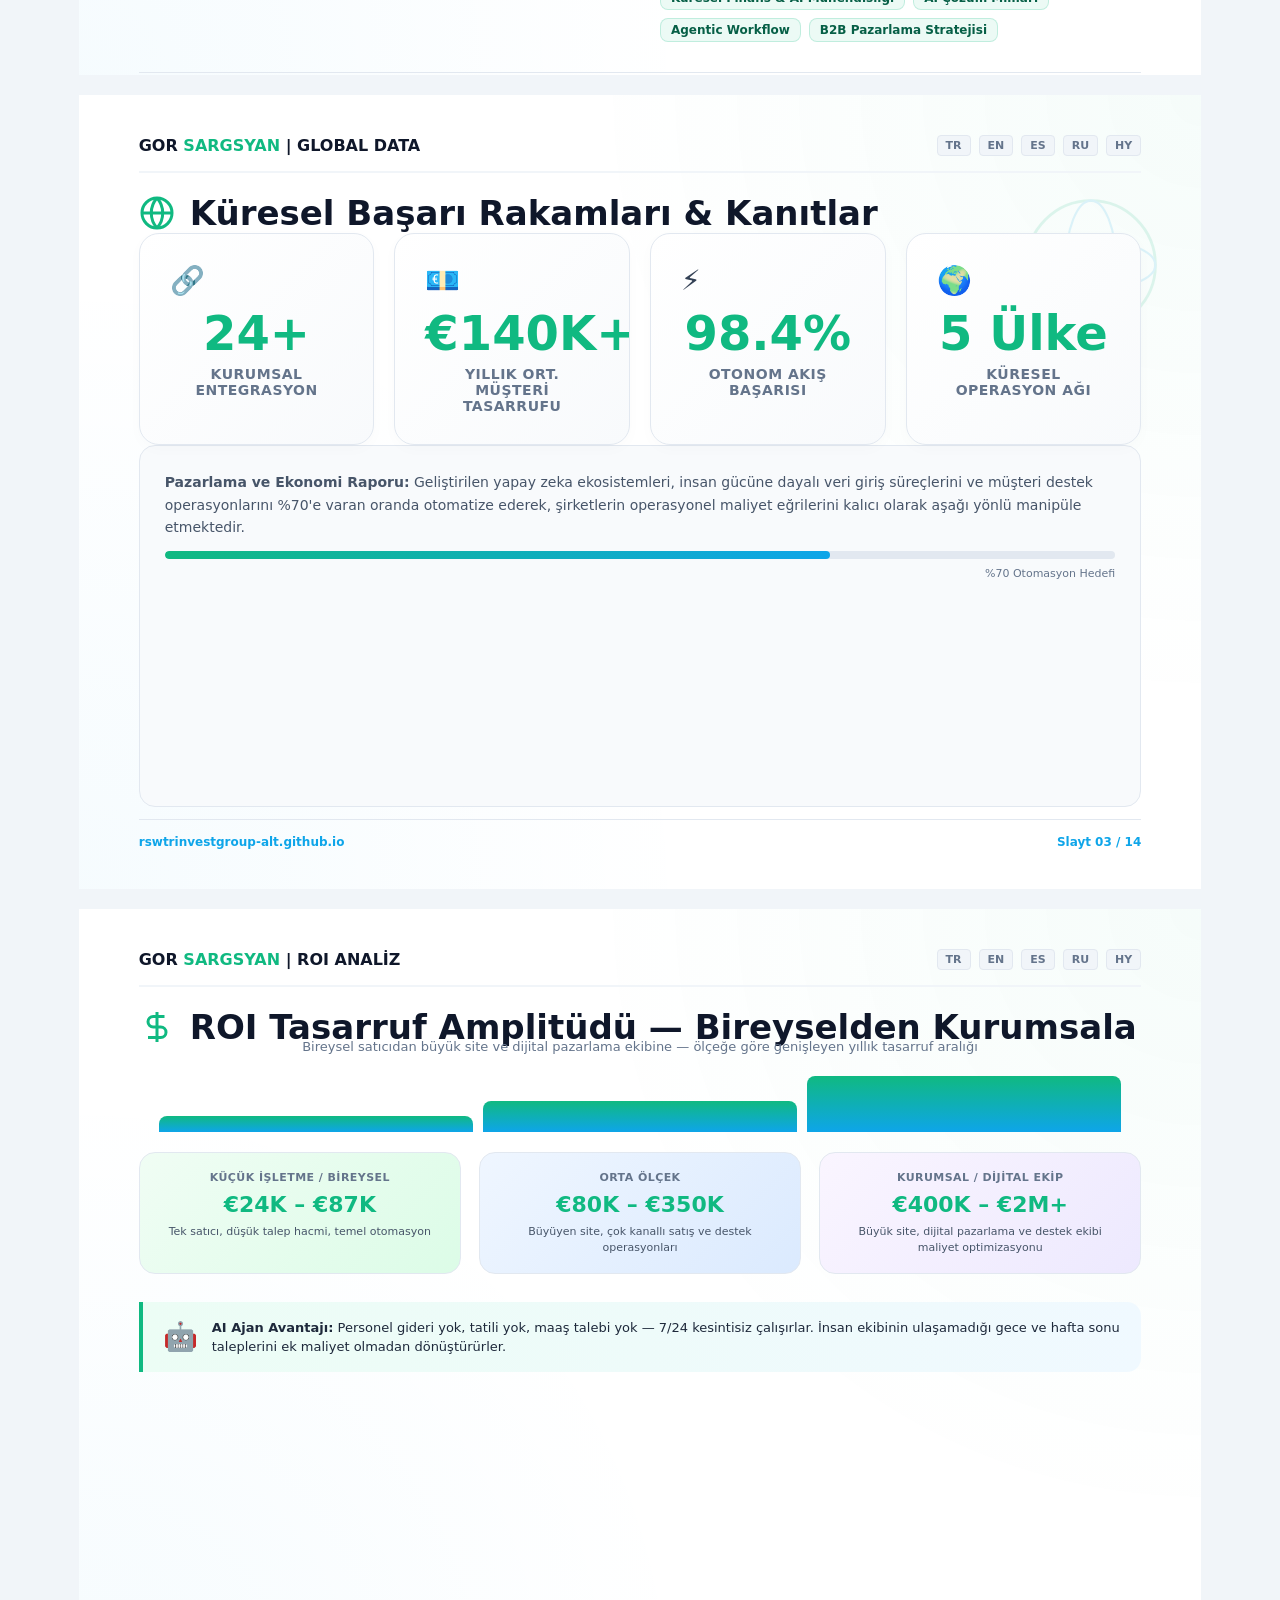
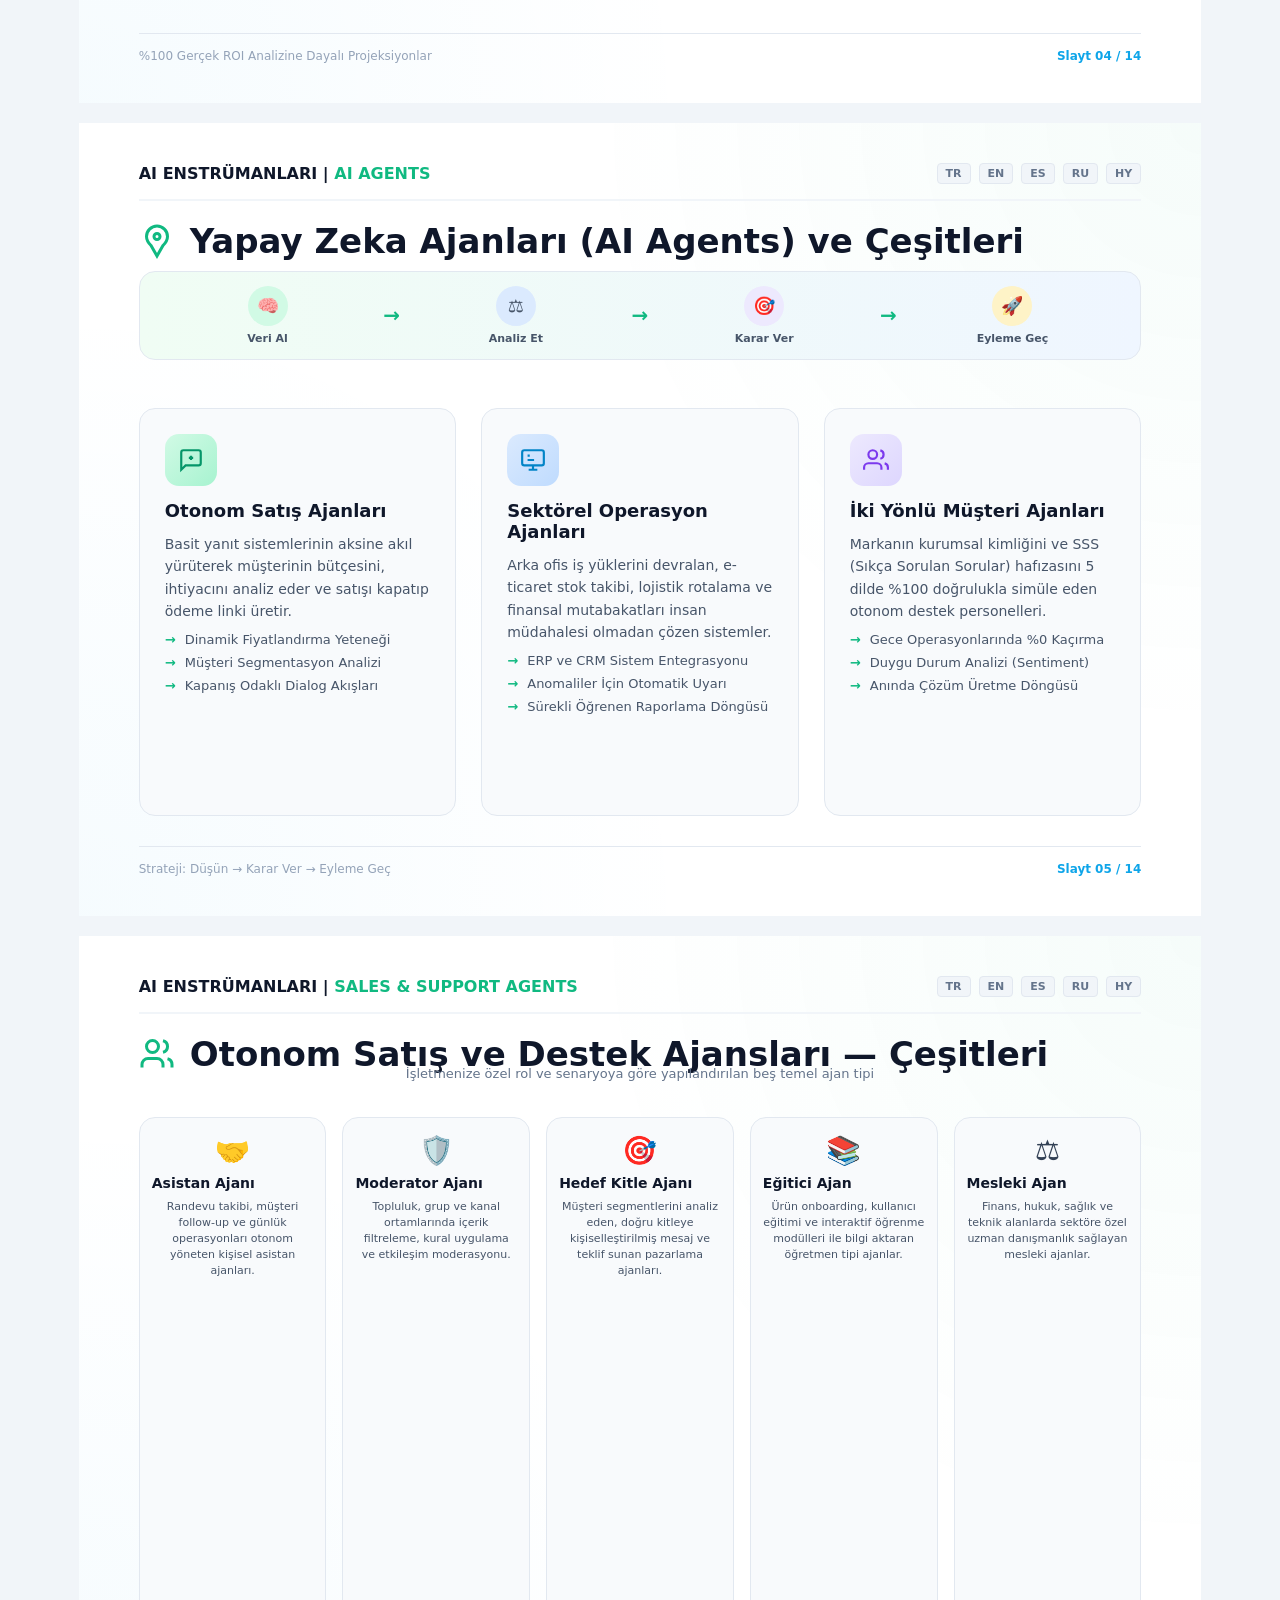
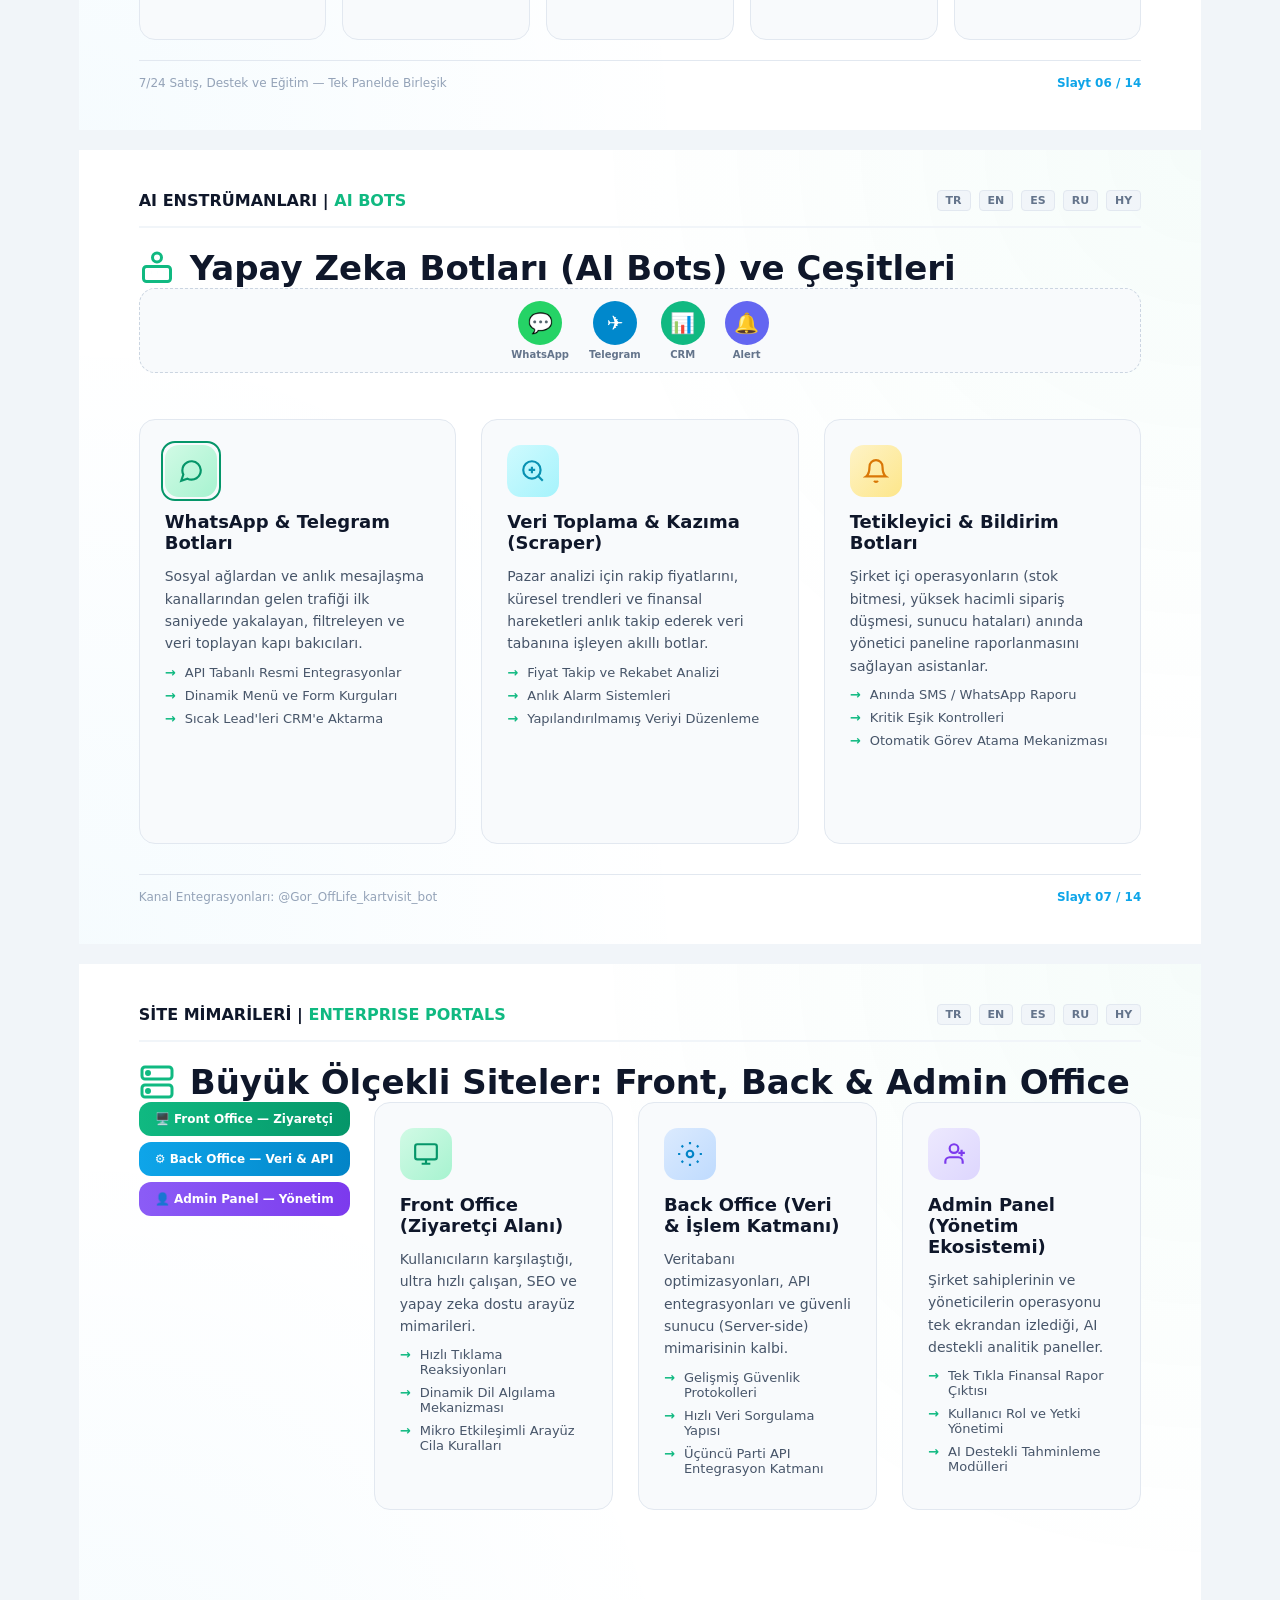
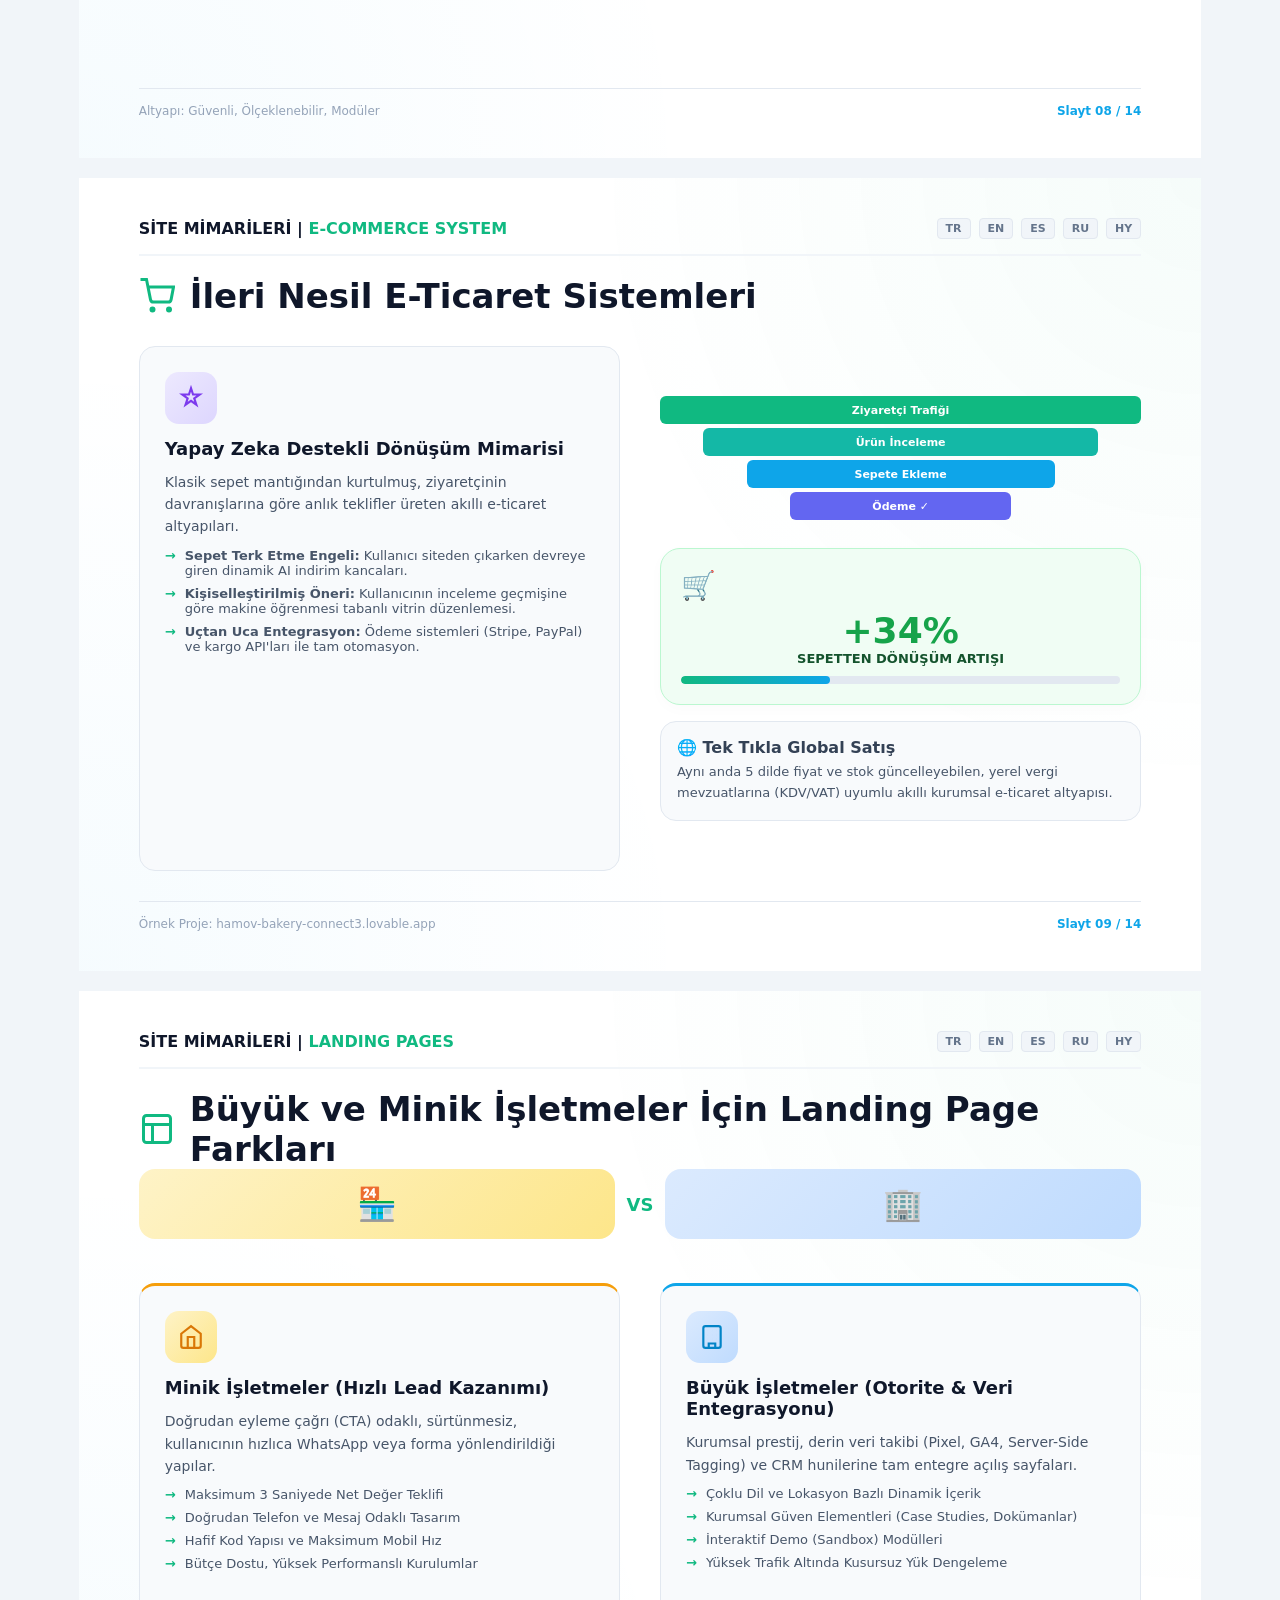
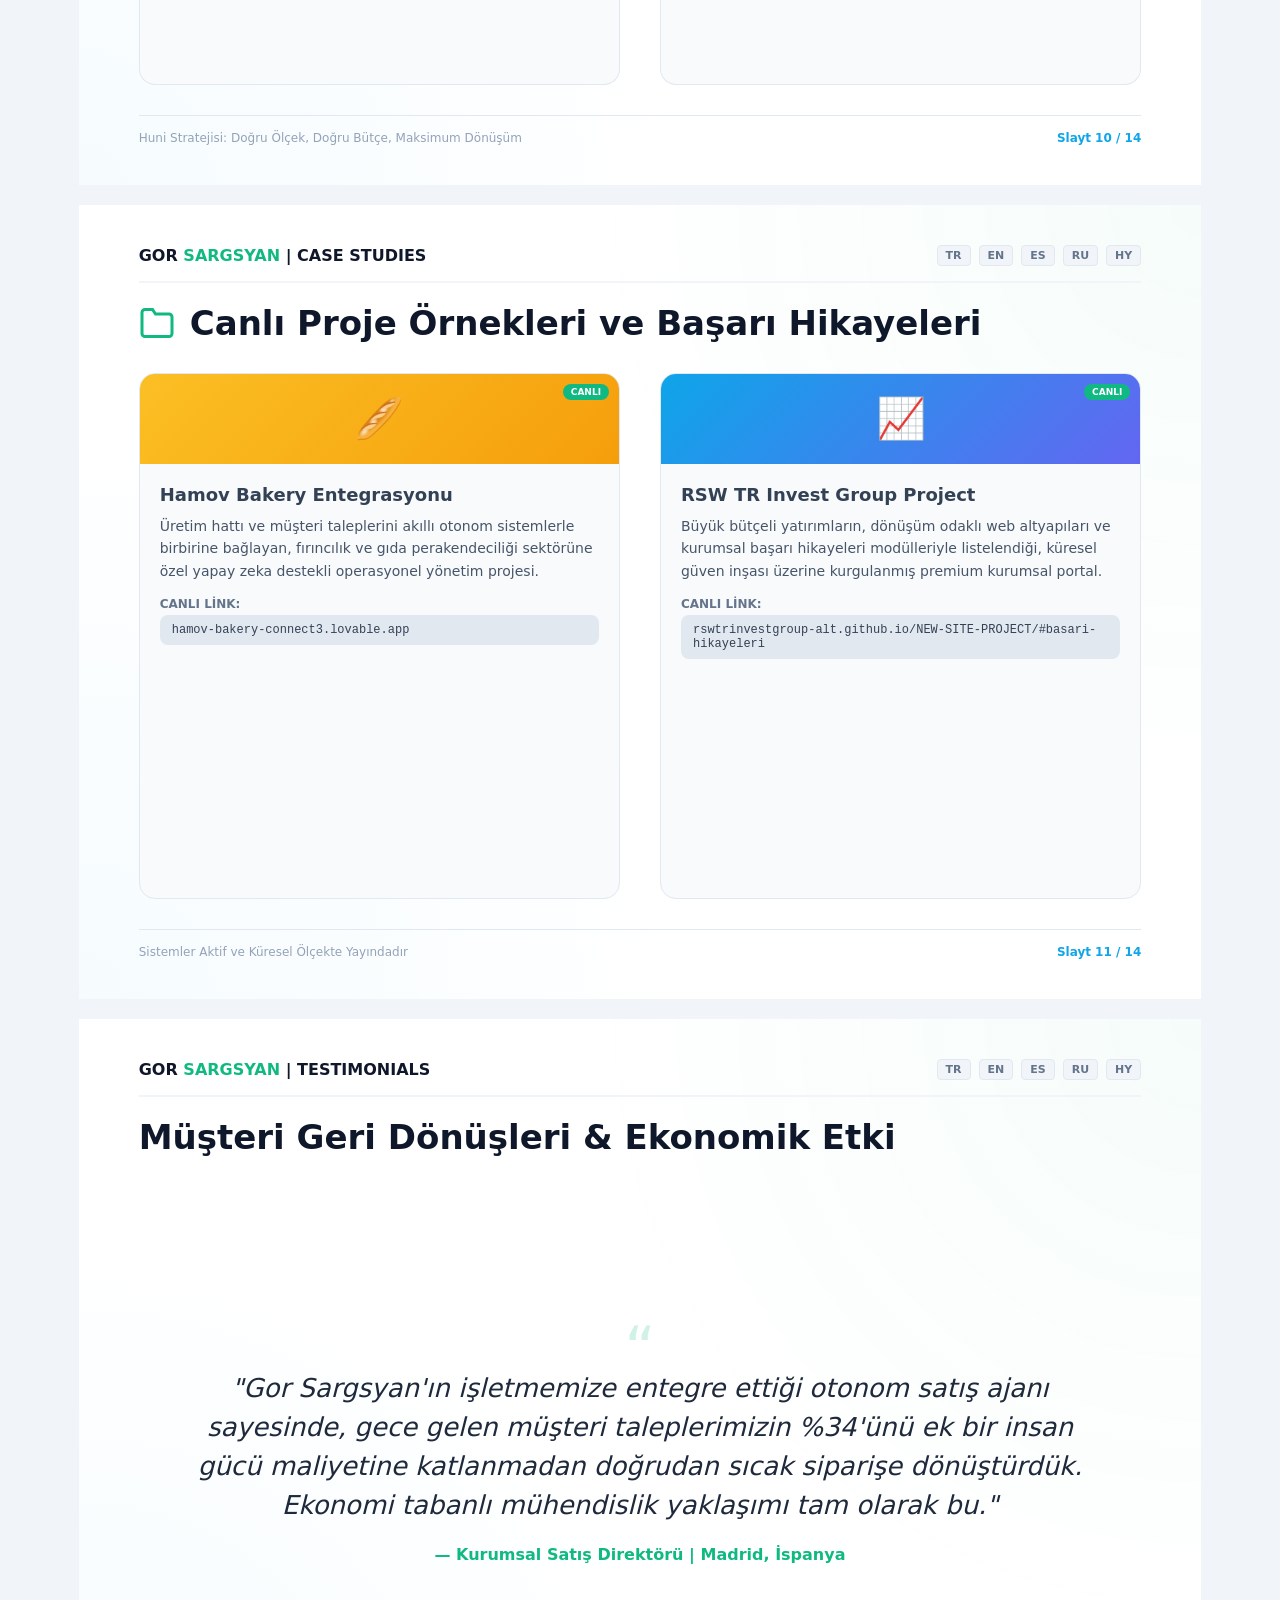
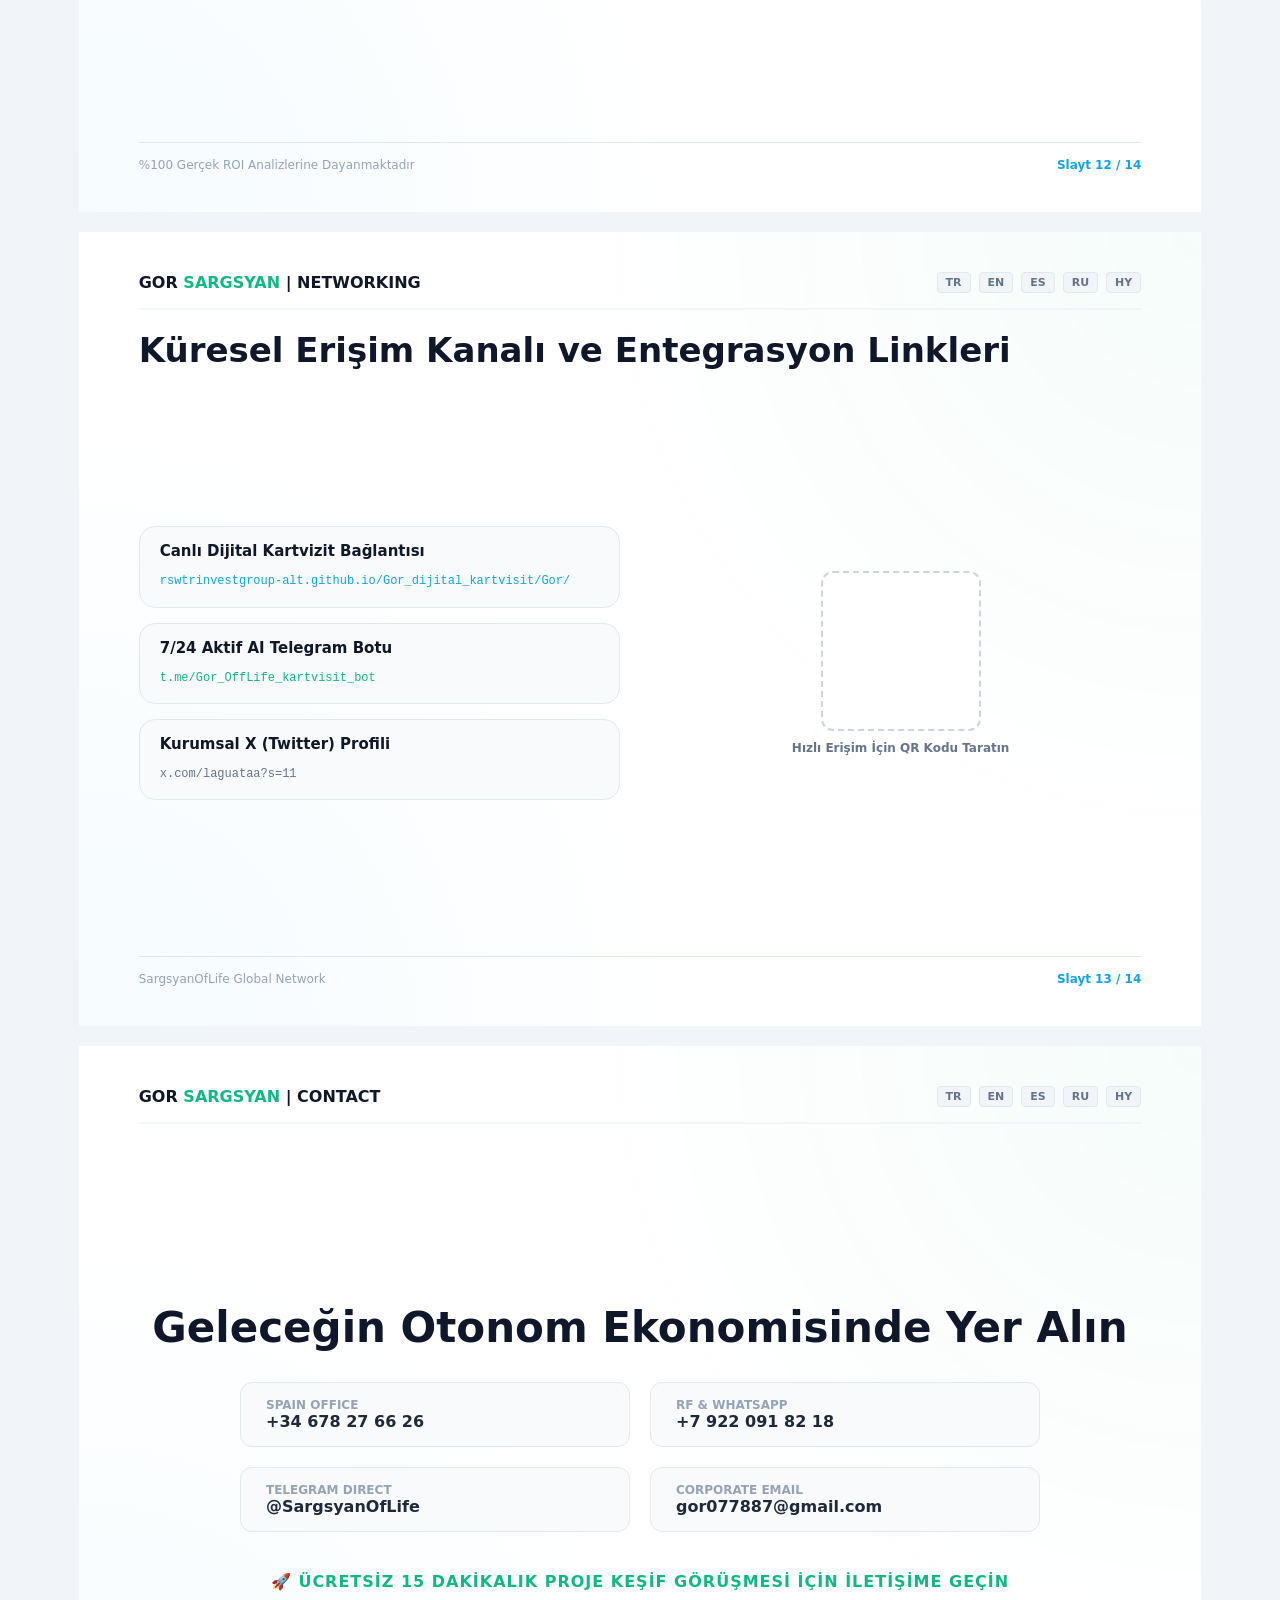
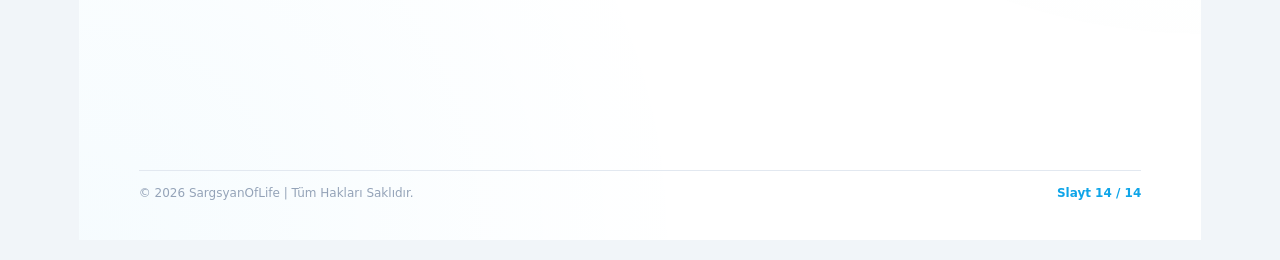
<file: assets/presentations/sunum_tr.html>
<!DOCTYPE html>
<html lang="tr">
<head>
    <meta charset="UTF-8">
    <meta name="viewport" content="width=device-width, initial-scale=1.0">
    <title>Gor Sargsyan | Global AI & Ekonomi Strateji Sunumu</title>
<style>
        /* PDF Çıktı ve Ekran Düzeni İçin A4 Yatay Standartları */
        * { box-sizing: border-box; margin: 0; padding: 0; }
        body { background-color: #f1f5f9; font-family: system-ui, -apple-system, 'Segoe UI', Roboto, sans-serif; color: #334155; }
        
        .slide {
            width: 297mm;
            height: 210mm;
            background: #ffffff;
            margin: 20px auto;
            padding: 40px 60px;
            position: relative;
            overflow: hidden;
            display: flex;
            flex-direction: column;
            justify-content: space-between;
            box-shadow: 0 10px 30px rgba(0,0,0,0.05);
            page-break-after: always;
        }

        /* Canlı ve Ferah Arka Plan Akışları */
        .slide::before {
            content: ''; position: absolute; top: 0; left: 0; width: 100%; height: 100%;
            background: radial-gradient(circle at top right, rgba(16, 185, 129, 0.04), transparent 45%),
                        radial-gradient(circle at bottom left, rgba(14, 165, 233, 0.04), transparent 45%);
            z-index: 0;
        }
        .slide > * { position: relative; z-index: 1; }

        /* Üst ve Alt Kurumsal Bilgi Kuşakları */
        .slide-header { display: flex; justify-content: space-between; align-items: center; border-bottom: 2px solid #f1f5f9; padding-bottom: 15px; }
        .slide-header .brand { font-family: system-ui, -apple-system, 'Segoe UI', Roboto, sans-serif; font-weight: 700; font-size: 16px; color: #0f172a; }
        .slide-header .brand span { color: #10b981; }
        .slide-header .languages { display: flex; gap: 8px; font-size: 11px; font-weight: 700; color: #64748b; }
        .slide-header .languages span { background: #f1f5f9; padding: 3px 8px; border-radius: 4px; border: 1px solid #e2e8f0; }
        .slide-header .languages .active { background: #10b981; color: white; border-color: #10b981; }
        
        .slide-footer { display: flex; justify-content: space-between; align-items: center; border-top: 1px solid #e2e8f0; padding-top: 15px; font-size: 12px; color: #94a3b8; }
        .slide-footer .footer-links { font-weight: 600; color: #0ea5e9; }

        /* Tipografi */
        h1, h2, h3 { font-family: system-ui, -apple-system, 'Segoe UI', Roboto, sans-serif; color: #0f172a; }
        .slide-title { font-size: 34px; font-weight: 800; color: #0f172a; margin-top: 20px; display: flex; align-items: center; gap: 15px; }
        .slide-title i { color: #10b981; }
        
        /* Grid ve Düzen Yapıları */
        .grid-2 { display: grid; grid-template-columns: 1fr 1fr; gap: 40px; align-items: center; flex-grow: 1; margin: 30px 0; }
        .grid-3 { display: grid; grid-template-columns: 1fr 1fr 1fr; gap: 25px; flex-grow: 1; margin: 30px 0; }
        .grid-4 { display: grid; grid-template-columns: repeat(4, 1fr); gap: 20px; flex-grow: 1; margin: 30px 0; }
        .grid-5 { display: grid; grid-template-columns: repeat(5, 1fr); gap: 16px; flex-grow: 1; margin: 20px 0; }
        .agent-type-slide { text-align: center; padding: 16px 12px !important; }
        .agent-type-slide__emoji { font-size: 28px; display: block; margin-bottom: 8px; }
        .agent-type-slide h3 { font-size: 14px !important; margin-bottom: 8px !important; }
        .agent-type-slide p { font-size: 11px !important; line-height: 1.45 !important; margin: 0 !important; }
        
        /* Kurumsal Bileşenler (Cards, Badges) */
        .card { background: #f8fafc; border: 1px solid #e2e8f0; border-radius: 16px; padding: 25px; height: 100%; transition: all 0.3s ease; }
        .card h3 { font-size: 18px; margin-bottom: 12px; color: #0f172a; display: flex; align-items: center; gap: 10px; }
        .card h3 i { color: #0ea5e9; }
        .card p { font-size: 14px; color: #475569; line-height: 1.6; }
        .card ul { list-style: none; margin-top: 10px; }
        .card ul li { font-size: 13px; margin-bottom: 8px; padding-left: 20px; position: relative; color: #475569; }
        .card ul li::before { content: '→'; position: absolute; left: 0; color: #10b981; font-weight: bold; }
        
        .badge-container { display: flex; flex-wrap: wrap; gap: 8px; margin-top: 15px; }
        .badge { background: rgba(16, 185, 129, 0.08); color: #065f46; border: 1px solid rgba(16, 185, 129, 0.2); padding: 4px 10px; border-radius: 8px; font-size: 12px; font-weight: 600; }

        /* Büyük İstatistik Alanları */
        .stat-box { text-align: center; padding: 30px; background: linear-gradient(135deg, #ffffff, #f8fafc); border: 1px solid #e2e8f0; border-radius: 20px; box-shadow: 0 4px 15px rgba(0,0,0,0.02); }
        .stat-number { font-size: 48px; font-weight: 800; color: #10b981; margin-bottom: 5px; font-family: system-ui, -apple-system, 'Segoe UI', Roboto, sans-serif; }
        .stat-label { font-size: 14px; color: #64748b; font-weight: 600; text-transform: uppercase; letter-spacing: 0.5px; }

        /* Özgeçmiş Profil Alanı */
        .profile-img-container {
            width: 100%; max-width: 300px; margin: 0 auto; aspect-ratio: 3/4;
            border-radius: 24px; overflow: hidden; border: 4px solid #ffffff;
            box-shadow: 0 15px 35px rgba(0,0,0,0.08); background: #e2e8f0;
            display: flex; align-items: center; justify-content: center;
        }
        .profile-img-container img {
            width: 100%; height: 100%; object-fit: cover;
            object-position: center center; display: block;
        }
        
        /* QR Code & Bot Kısmı */
        .qr-placeholder { width: 160px; height: 160px; background: #fff; border: 2px dashed #cbd5e1; display: flex; align-items: center; justify-content: center; margin: 0 auto; border-radius: 12px; }

        /* === Slayt 3-9 Görsel & Animasyon === */
        @keyframes floatY { 0%,100%{transform:translateY(0)} 50%{transform:translateY(-6px)} }
        @keyframes pulseRing { 0%{transform:scale(1);opacity:.6} 100%{transform:scale(1.5);opacity:0} }
        @keyframes growBar { from{width:0} to{width:var(--w,70%)} }
        @keyframes spinSlow { from{transform:rotate(0deg)} to{transform:rotate(360deg)} }
        @keyframes dashMove { to{stroke-dashoffset:0} }
        @keyframes fadeUp { from{opacity:0;transform:translateY(12px)} to{opacity:1;transform:translateY(0)} }
        @keyframes blink { 0%,100%{opacity:1} 50%{opacity:.35} }

        .slide--rich { overflow: hidden; }
        .slide-deco { position:absolute; z-index:0; pointer-events:none; }
        .slide-body { position:relative; z-index:1; flex-grow:1; display:flex; flex-direction:column; }

        .v-icon-wrap {
            width:52px; height:52px; border-radius:14px; display:flex; align-items:center; justify-content:center;
            margin-bottom:14px; flex-shrink:0;
        }
        .v-icon-wrap--green { background:linear-gradient(135deg,#d1fae5,#a7f3d0); color:#059669; }
        .v-icon-wrap--blue { background:linear-gradient(135deg,#dbeafe,#bfdbfe); color:#0284c7; }
        .v-icon-wrap--purple { background:linear-gradient(135deg,#ede9fe,#ddd6fe); color:#7c3aed; }
        .v-icon-wrap--amber { background:linear-gradient(135deg,#fef3c7,#fde68a); color:#d97706; }
        .v-icon-wrap--cyan { background:linear-gradient(135deg,#cffafe,#a5f3fc); color:#0891b2; }
        .v-icon { width:26px; height:26px; }
        .anim-float { animation: floatY 3s ease-in-out infinite; }
        .anim-float-d1 { animation: floatY 3s ease-in-out .4s infinite; }
        .anim-float-d2 { animation: floatY 3s ease-in-out .8s infinite; }
        .anim-pulse-ring { position:relative; }
        .anim-pulse-ring::after {
            content:''; position:absolute; inset:-4px; border-radius:inherit; border:2px solid currentColor;
            animation: pulseRing 2s ease-out infinite;
        }

        .stat-box--viz { position:relative; overflow:hidden; }
        .stat-box--viz .stat-icon { font-size:28px; margin-bottom:8px; display:block; }
        .stat-box--viz:nth-child(1) { animation: fadeUp .6s ease both; }
        .stat-box--viz:nth-child(2) { animation: fadeUp .6s .1s ease both; }
        .stat-box--viz:nth-child(3) { animation: fadeUp .6s .2s ease both; }
        .stat-box--viz:nth-child(4) { animation: fadeUp .6s .3s ease both; }

        .viz-globe { position:absolute; right:40px; top:100px; width:140px; height:140px; opacity:.12; animation: spinSlow 40s linear infinite; }
        .viz-bar-wrap { margin-top:12px; background:#e2e8f0; border-radius:99px; height:8px; overflow:hidden; }
        .viz-bar { height:100%; background:linear-gradient(90deg,#10b981,#0ea5e9); border-radius:99px; animation: growBar 1.5s ease forwards; width:0; }

        .agent-flow { display:flex; align-items:center; justify-content:center; gap:8px; margin:10px 0 18px; padding:14px 20px; background:linear-gradient(90deg,#f0fdf4,#eff6ff); border-radius:16px; border:1px solid #e2e8f0; }
        .agent-flow__step { text-align:center; flex:1; font-size:11px; font-weight:700; color:#475569; }
        .agent-flow__icon { width:40px; height:40px; margin:0 auto 6px; border-radius:50%; display:flex; align-items:center; justify-content:center; font-size:18px; }
        .agent-flow__arrow { color:#10b981; font-size:20px; font-weight:800; animation: blink 1.5s infinite; }
        .card--viz { display:flex; flex-direction:column; transition: transform .3s; }
        .card--viz:hover { transform: translateY(-4px); }

        .bot-hub { display:flex; justify-content:center; gap:20px; margin-bottom:16px; padding:12px; background:#f8fafc; border-radius:16px; border:1px dashed #cbd5e1; }
        .bot-hub__item { text-align:center; font-size:10px; font-weight:700; color:#64748b; }
        .bot-hub__circle { width:44px; height:44px; border-radius:50%; display:flex; align-items:center; justify-content:center; margin:0 auto 4px; font-size:20px; }

        .arch-stack { display:flex; flex-direction:column; gap:6px; margin-bottom:16px; max-width:320px; }
        .arch-layer { display:flex; align-items:center; gap:12px; padding:10px 16px; border-radius:12px; font-size:12px; font-weight:700; color:#fff; animation: fadeUp .5s ease both; }
        .arch-layer:nth-child(1) { background:linear-gradient(90deg,#10b981,#059669); animation-delay:.1s; }
        .arch-layer:nth-child(2) { background:linear-gradient(90deg,#0ea5e9,#0284c7); animation-delay:.2s; }
        .arch-layer:nth-child(3) { background:linear-gradient(90deg,#8b5cf6,#7c3aed); animation-delay:.3s; }

        .funnel-viz { display:flex; flex-direction:column; align-items:center; gap:4px; margin-bottom:12px; }
        .funnel-step { height:28px; display:flex; align-items:center; justify-content:center; color:#fff; font-size:11px; font-weight:700; border-radius:6px; animation: fadeUp .5s ease both; }
        .funnel-step:nth-child(1) { width:100%; background:#10b981; animation-delay:.1s; }
        .funnel-step:nth-child(2) { width:82%; background:#14b8a6; animation-delay:.2s; }
        .funnel-step:nth-child(3) { width:64%; background:#0ea5e9; animation-delay:.3s; }
        .funnel-step:nth-child(4) { width:46%; background:#6366f1; animation-delay:.4s; }

        .compare-viz { display:grid; grid-template-columns:1fr auto 1fr; gap:12px; align-items:center; margin-bottom:14px; }
        .compare-box { text-align:center; padding:16px; border-radius:16px; font-size:32px; }
        .compare-box--sm { background:linear-gradient(135deg,#fef3c7,#fde68a); }
        .compare-box--lg { background:linear-gradient(135deg,#dbeafe,#bfdbfe); }
        .compare-vs { font-weight:800; color:#10b981; font-size:18px; animation: blink 2s infinite; }

        .project-card { overflow:hidden; padding:0 !important; }
        .project-card__banner { height:90px; display:flex; align-items:center; justify-content:center; font-size:40px; position:relative; }
        .project-card__banner--bakery { background:linear-gradient(135deg,#fbbf24,#f59e0b); }
        .project-card__banner--invest { background:linear-gradient(135deg,#0ea5e9,#6366f1); }
        .project-card__body { padding:20px; }
        .project-card__live { position:absolute; top:10px; right:10px; background:#10b981; color:#fff; font-size:9px; font-weight:800; padding:3px 8px; border-radius:99px; animation: blink 2s infinite; }

        .slide-title .title-icon { width:36px; height:36px; color:#10b981; flex-shrink:0; }

        .roi-tiers { display:grid; grid-template-columns:repeat(3,1fr); gap:18px; margin:16px 0; }
        .roi-tier { padding:18px; border-radius:16px; text-align:center; animation:fadeUp .5s ease both; border:1px solid #e2e8f0; }
        .roi-tier:nth-child(1) { background:linear-gradient(135deg,#f0fdf4,#dcfce7); animation-delay:.1s; }
        .roi-tier:nth-child(2) { background:linear-gradient(135deg,#eff6ff,#dbeafe); animation-delay:.2s; }
        .roi-tier:nth-child(3) { background:linear-gradient(135deg,#faf5ff,#ede9fe); animation-delay:.3s; }
        .roi-tier__label { font-size:11px; font-weight:700; color:#64748b; text-transform:uppercase; letter-spacing:.04em; margin-bottom:8px; }
        .roi-tier__range { font-size:22px; font-weight:800; color:#10b981; line-height:1.2; margin-bottom:6px; }
        .roi-tier__desc { font-size:11px; color:#475569; line-height:1.4; }
        .roi-perks-banner {
            display:flex; align-items:center; gap:14px; padding:14px 20px; margin-top:12px;
            background:linear-gradient(90deg,#ecfdf5,#f0f9ff); border-left:4px solid #10b981; border-radius:0 14px 14px 0;
            font-size:13px; color:#1e293b; line-height:1.5;
        }
        .roi-perks-banner__icon { font-size:28px; flex-shrink:0; }
        .roi-amplitude-viz { display:flex; align-items:flex-end; gap:10px; height:56px; margin:10px 0 4px; padding:0 20px; }
        .roi-amp-bar { flex:1; border-radius:8px 8px 0 0; background:linear-gradient(180deg,#10b981,#0ea5e9); animation:growBar 1.2s ease both; }
        .roi-amp-bar:nth-child(1) { height:28%; --w:100%; animation-delay:.1s; }
        .roi-amp-bar:nth-child(2) { height:55%; animation-delay:.2s; }
        .roi-amp-bar:nth-child(3) { height:100%; animation-delay:.3s; }

        @media print {
            * { -webkit-print-color-adjust: exact !important; print-color-adjust: exact !important; }
            body { background-color: #f1f5f9 !important; }
            .slide { margin: 0; box-shadow: none; border: none; width: 297mm; height: 210mm; page-break-after: always; }
            .slide::before { display: block !important; }
            .stat-box, .card, .badge, .profile-img-container { break-inside: avoid; }
        }
    
.viewer-bar{position:fixed;top:0;left:0;right:0;z-index:9999;background:linear-gradient(90deg,#10b981,#0ea5e9);
  color:#fff;padding:10px 24px;display:flex;justify-content:space-between;align-items:center;
  font-family:system-ui,sans-serif;font-size:13px;font-weight:600;box-shadow:0 2px 12px rgba(0,0,0,.12)}
.viewer-bar a{color:#fff;text-decoration:none;background:rgba(255,255,255,.2);padding:6px 14px;border-radius:8px}
.viewer-bar a:hover{background:rgba(255,255,255,.35)}
body{padding-top:48px}
@media print{.viewer-bar{display:none}body{padding-top:0}}

        .slide-title i.fa-solid, .slide-title i.fa-brands,
        .card h3 > i.fa-solid, .card h3 > i.fa-brands { display: none; }
        .title-icon, .v-icon, .v-icon-wrap, .slide-deco, .stat-icon { display: flex !important; }
        .slide { box-shadow: none; }
    
    </style>
</head>
<body>
<div class="viewer-bar"><span>Kurumsal Sunum</span><a href="gor_sargsyan_sunum_tr.pdf" target="_blank">PDF İndir</a></div>


    <div class="slide" id="slayt1">
        <div class="slide-header">
            <div class="brand">GOR <span>SARGSYAN</span></div>
            <div class="languages"><span class="active">TR</span><span>EN</span><span>ES</span><span>RU</span><span>HY</span></div>
        </div>
        <div class="content-area" style="text-align: center; margin: auto 0;">
            <h1 style="font-size: 56px; color: #0f172a; margin-bottom: 20px; font-weight: 800; line-height: 1.1;">
                Yapay Zeka Enstrümanları & <br><span style="color: #10b981;">Ekonomik Otomasyon Stratejisi</span>
            </h1>
            <p style="font-size: 22px; color: #475569; max-width: 800px; margin: 0 auto 30px; font-weight: 300;">
                İşletmeler İçin Uçtan Uca Otonom Dönüşüm Mimarisi
            </p>
            <div style="display: inline-flex; gap: 20px; background: #f1f5f9; padding: 10px 25px; border-radius: 30px; border: 1px solid #e2e8f0; font-weight: 600; font-size: 14px; color: #334155;">
                <span><i class="fa-solid fa-layer-group" style="color: #10b981;"></i> Kurumsal Çözümler Kataloğu</span>
                <span>•</span>
                <span>Proje Projeksiyonu: 2026</span>
            </div>
        </div>
        <div class="slide-footer">
            <span>Gor Sargsyan | SargsyanOfLife</span>
            <span class="footer-links">Slayt 01 / 14</span>
        </div>
    </div>

    <div class="slide" id="slayt2">
        <div class="slide-header">
            <div class="brand">GOR <span>SARGSYAN</span> | ÖZGEÇMİŞ</div>
            <div class="languages"><span>TR</span><span>EN</span><span>ES</span><span>RU</span><span>HY</span></div>
        </div>
        <h2 class="slide-title"><i class="fa-solid fa-user-tie"></i> Gor Sargsyan Kimdir?</h2>
        <div class="grid-2">
            <div class="profile-img-container">
                <img src="gor_main_pres.jpg" alt="Gor Sargsyan">
            </div>
            <div style="display: flex; flex-direction: column; justify-content: center; gap: 15px;">
                <h3 style="font-size: 22px; color: #10b981; font-weight: 700;">Ekonomist ve AI Mühendisi</h3>
                <p style="font-size: 15px; color: #475569; line-height: 1.7;">
                    Gor Sargsyan, finansal analiz, pazar dinamikleri ve makro-ekonomik modelleme alanlarında uzmanlaşmış ekonomist ve AI mühendisidir. Yazılım dünyasındaki evrimi yapay zeka mühendisliği ile birleştirerek, işletmelere sadece kod tabanlı değil, <strong>doğrudan kârlılık (ROI) odaklı</strong> otonom sistemler sunmaktadır.
                </p>
                <div class="card" style="padding: 15px 20px; background: #eff6ff; border-color: #bfdbfe;">
                    <h4 style="font-weight: 700; color: #1e40af; font-size: 14px; margin-bottom: 5px;">Eğitim & Akademik Geçmiş</h4>
                    <p style="font-size: 13px; color: #1e3a8a; line-height: 1.6;">Ermenistan Devlet Politeknik Üniversitesi Ekonomi Bölümü mezunudur. Akademik ekonomi temelini kurduktan sonra <strong>Yapay Zeka Mühendisliği</strong> eğitimini tamamlayarak iki disiplini tek çatıda birleştirmiştir.</p>
                </div>
                <div class="card" style="padding: 15px 20px; background: #f0fdf4; border-color: #bbf7d0;">
                    <h4 style="font-weight: 700; color: #166534; font-size: 14px; margin-bottom: 5px;">Küresel Tecrübe Alanı</h4>
                    <p style="font-size: 13px; color: #14532d;">İspanya, Rusya Federasyonu ve Avrupa genelinde kurumsal finansal sistem otomasyonları, akıllı veri işleme modelleri ve ölçeklenebilir yapay zeka ajanları kurgulamıştır.</p>
                </div>
                <div class="badge-container">
                    <span class="badge">EDPU Ekonomi Mezunu</span>
                    <span class="badge">Yapay Zeka Mühendisi</span>
                    <span class="badge">Küresel Finans & AI Mühendisliği</span>
                    <span class="badge">AI Çözüm Mimarı</span>
                    <span class="badge">Agentic Workflow</span>
                    <span class="badge">B2B Pazarlama Stratejisi</span>
                </div>
            </div>
        </div>
        <div class="slide-footer">
            <span>İletişim: gor077887@gmail.com</span>
            <span class="footer-links">Slayt 02 / 14</span>
        </div>
    </div>

    <div class="slide slide--rich" id="slayt3">
        <svg class="slide-deco viz-globe" viewBox="0 0 100 100" fill="none"><circle cx="50" cy="50" r="46" stroke="#10b981" stroke-width="2"/><ellipse cx="50" cy="50" rx="46" ry="18" stroke="#0ea5e9" stroke-width="1.5"/><ellipse cx="50" cy="50" rx="18" ry="46" stroke="#0ea5e9" stroke-width="1.5"/><circle cx="30" cy="38" r="3" fill="#10b981"/><circle cx="68" cy="55" r="3" fill="#10b981"/><circle cx="45" cy="72" r="3" fill="#0ea5e9"/></svg>
        <div class="slide-header">
            <div class="brand">GOR <span>SARGSYAN</span> | GLOBAL DATA</div>
            <div class="languages"><span>TR</span><span>EN</span><span>ES</span><span>RU</span><span>HY</span></div>
        </div>
        <div class="slide-body">
            <h2 class="slide-title">
                <svg class="title-icon anim-float" viewBox="0 0 24 24" fill="none" stroke="currentColor" stroke-width="2"><circle cx="12" cy="12" r="10"/><path d="M2 12h20M12 2a15 15 0 0 1 0 20M12 2a15 15 0 0 0 0 20"/></svg>
                Küresel Başarı Rakamları & Kanıtlar
            </h2>
            <div class="grid-4" style="margin: auto 0;">
                <div class="stat-box stat-box--viz">
                    <span class="stat-icon anim-float">🔗</span>
                    <div class="stat-number">24+</div>
                    <div class="stat-label">Kurumsal Entegrasyon</div>
                </div>
                <div class="stat-box stat-box--viz">
                    <span class="stat-icon anim-float-d1">💶</span>
                    <div class="stat-number">€140K+</div>
                    <div class="stat-label">Yıllık Ort. Müşteri Tasarrufu</div>
                </div>
                <div class="stat-box stat-box--viz">
                    <span class="stat-icon anim-float-d2">⚡</span>
                    <div class="stat-number">98.4%</div>
                    <div class="stat-label">Otonom Akış Başarısı</div>
                </div>
                <div class="stat-box stat-box--viz">
                    <span class="stat-icon anim-float">🌍</span>
                    <div class="stat-number">5 Ülke</div>
                    <div class="stat-label">Küresel Operasyon Ağı</div>
                </div>
            </div>
            <div class="card" style="margin-bottom: 12px;">
                <p><strong>Pazarlama ve Ekonomi Raporu:</strong> Geliştirilen yapay zeka ekosistemleri, insan gücüne dayalı veri giriş süreçlerini ve müşteri destek operasyonlarını %70'e varan oranda otomatize ederek, şirketlerin operasyonel maliyet eğrilerini kalıcı olarak aşağı yönlü manipüle etmektedir.</p>
                <div class="viz-bar-wrap"><div class="viz-bar" style="--w:70%"></div></div>
                <p style="font-size:11px;color:#64748b;margin-top:6px;text-align:right;">%70 Otomasyon Hedefi</p>
            </div>
        </div>
        <div class="slide-footer">
            <span class="footer-links">rswtrinvestgroup-alt.github.io</span>
            <span class="footer-links">Slayt 03 / 14</span>
        </div>
    </div>

    <div class="slide slide--rich" id="slayt3b">
        <div class="slide-header">
            <div class="brand">GOR <span>SARGSYAN</span> | ROI ANALİZ</div>
            <div class="languages"><span>TR</span><span>EN</span><span>ES</span><span>RU</span><span>HY</span></div>
        </div>
        <div class="slide-body">
            <h2 class="slide-title">
                <svg class="title-icon anim-float" viewBox="0 0 24 24" fill="none" stroke="currentColor" stroke-width="2"><path d="M12 2v20M17 5H9.5a3.5 3.5 0 0 0 0 7h5a3.5 3.5 0 0 1 0 7H6"/></svg>
                ROI Tasarruf Amplitüdü — Bireyselden Kurumsala
            </h2>
            <p style="text-align:center;color:#64748b;font-size:13px;margin:-8px 0 12px;">Bireysel satıcıdan büyük site ve dijital pazarlama ekibine — ölçeğe göre genişleyen yıllık tasarruf aralığı</p>
            <div class="roi-amplitude-viz">
                <div class="roi-amp-bar"></div>
                <div class="roi-amp-bar"></div>
                <div class="roi-amp-bar"></div>
            </div>
            <div class="roi-tiers">
                <div class="roi-tier">
                    <div class="roi-tier__label">Küçük İşletme / Bireysel</div>
                    <div class="roi-tier__range">€24K – €87K</div>
                    <div class="roi-tier__desc">Tek satıcı, düşük talep hacmi, temel otomasyon</div>
                </div>
                <div class="roi-tier">
                    <div class="roi-tier__label">Orta Ölçek</div>
                    <div class="roi-tier__range">€80K – €350K</div>
                    <div class="roi-tier__desc">Büyüyen site, çok kanallı satış ve destek operasyonları</div>
                </div>
                <div class="roi-tier">
                    <div class="roi-tier__label">Kurumsal / Dijital Ekip</div>
                    <div class="roi-tier__range">€400K – €2M+</div>
                    <div class="roi-tier__desc">Büyük site, dijital pazarlama ve destek ekibi maliyet optimizasyonu</div>
                </div>
            </div>
            <div class="roi-perks-banner">
                <span class="roi-perks-banner__icon anim-float">🤖</span>
                <p><strong>AI Ajan Avantajı:</strong> Personel gideri yok, tatili yok, maaş talebi yok — 7/24 kesintisiz çalışırlar. İnsan ekibinin ulaşamadığı gece ve hafta sonu taleplerini ek maliyet olmadan dönüştürürler.</p>
            </div>
        </div>
        <div class="slide-footer">
            <span>%100 Gerçek ROI Analizine Dayalı Projeksiyonlar</span>
            <span class="footer-links">Slayt 04 / 14</span>
        </div>
    </div>

    <div class="slide slide--rich" id="slayt4">
        <div class="slide-header">
            <div class="brand">AI ENSTRÜMANLARI | <span>AI AGENTS</span></div>
            <div class="languages"><span>TR</span><span>EN</span><span>ES</span><span>RU</span><span>HY</span></div>
        </div>
        <div class="slide-body">
            <h2 class="slide-title">
                <svg class="title-icon anim-pulse-ring" viewBox="0 0 24 24" fill="none" stroke="currentColor" stroke-width="2"><path d="M12 2a7 7 0 0 1 7 7c0 2.5-1.5 4.5-3 6l-4 7-4-7c-1.5-1.5-3-3.5-3-6a7 7 0 0 1 7-7z"/><circle cx="12" cy="9" r="2"/></svg>
                Yapay Zeka Ajanları (AI Agents) ve Çeşitleri
            </h2>
            <div class="agent-flow">
                <div class="agent-flow__step"><div class="agent-flow__icon" style="background:#d1fae5;">🧠</div>Veri Al</div>
                <span class="agent-flow__arrow">→</span>
                <div class="agent-flow__step"><div class="agent-flow__icon" style="background:#dbeafe;">⚖️</div>Analiz Et</div>
                <span class="agent-flow__arrow">→</span>
                <div class="agent-flow__step"><div class="agent-flow__icon" style="background:#ede9fe;">🎯</div>Karar Ver</div>
                <span class="agent-flow__arrow">→</span>
                <div class="agent-flow__step"><div class="agent-flow__icon" style="background:#fef3c7;">🚀</div>Eyleme Geç</div>
            </div>
            <div class="grid-3">
                <div class="card card--viz">
                    <div class="v-icon-wrap v-icon-wrap--green anim-float"><svg class="v-icon" viewBox="0 0 24 24" fill="none" stroke="currentColor" stroke-width="2"><path d="M21 15a2 2 0 0 1-2 2H7l-4 4V5a2 2 0 0 1 2-2h14a2 2 0 0 1 2 2z"/><path d="M12 8v4M10 10h4"/></svg></div>
                    <h3>Otonom Satış Ajanları</h3>
                    <p>Basit yanıt sistemlerinin aksine akıl yürüterek müşterinin bütçesini, ihtiyacını analiz eder ve satışı kapatıp ödeme linki üretir.</p>
                    <ul>
                        <li>Dinamik Fiyatlandırma Yeteneği</li>
                        <li>Müşteri Segmentasyon Analizi</li>
                        <li>Kapanış Odaklı Dialog Akışları</li>
                    </ul>
                </div>
                <div class="card card--viz">
                    <div class="v-icon-wrap v-icon-wrap--blue anim-float-d1"><svg class="v-icon" viewBox="0 0 24 24" fill="none" stroke="currentColor" stroke-width="2"><rect x="2" y="3" width="20" height="14" rx="2"/><path d="M8 21h8M12 17v4"/><path d="M7 8h2M7 12h6"/></svg></div>
                    <h3>Sektörel Operasyon Ajanları</h3>
                    <p>Arka ofis iş yüklerini devralan, e-ticaret stok takibi, lojistik rotalama ve finansal mutabakatları insan müdahalesi olmadan çözen sistemler.</p>
                    <ul>
                        <li>ERP ve CRM Sistem Entegrasyonu</li>
                        <li>Anomaliler İçin Otomatik Uyarı</li>
                        <li>Sürekli Öğrenen Raporlama Döngüsü</li>
                    </ul>
                </div>
                <div class="card card--viz">
                    <div class="v-icon-wrap v-icon-wrap--purple anim-float-d2"><svg class="v-icon" viewBox="0 0 24 24" fill="none" stroke="currentColor" stroke-width="2"><path d="M17 21v-2a4 4 0 0 0-4-4H5a4 4 0 0 0-4 4v2"/><circle cx="9" cy="7" r="4"/><path d="M23 21v-2a4 4 0 0 0-3-3.87M16 3.13a4 4 0 0 1 0 7.75"/></svg></div>
                    <h3>İki Yönlü Müşteri Ajanları</h3>
                    <p>Markanın kurumsal kimliğini ve SSS (Sıkça Sorulan Sorular) hafızasını 5 dilde %100 doğrulukla simüle eden otonom destek personelleri.</p>
                    <ul>
                        <li>Gece Operasyonlarında %0 Kaçırma</li>
                        <li>Duygu Durum Analizi (Sentiment)</li>
                        <li>Anında Çözüm Üretme Döngüsü</li>
                    </ul>
                </div>
            </div>
        </div>
        <div class="slide-footer">
            <span>Strateji: Düşün → Karar Ver → Eyleme Geç</span>
            <span class="footer-links">Slayt 05 / 14</span>
        </div>
    </div>

    <div class="slide slide--rich" id="slayt4b">
        <div class="slide-header">
            <div class="brand">AI ENSTRÜMANLARI | <span>SALES & SUPPORT AGENTS</span></div>
            <div class="languages"><span>TR</span><span>EN</span><span>ES</span><span>RU</span><span>HY</span></div>
        </div>
        <div class="slide-body">
            <h2 class="slide-title">
                <svg class="title-icon anim-float" viewBox="0 0 24 24" fill="none" stroke="currentColor" stroke-width="2"><path d="M16 21v-2a4 4 0 0 0-4-4H6a4 4 0 0 0-4 4v2"/><circle cx="9" cy="7" r="4"/><path d="M22 21v-2a4 4 0 0 0-3-3.87M16 3.13a4 4 0 0 1 0 7.75"/></svg>
                Otonom Satış ve Destek Ajansları — Çeşitleri
            </h2>
            <p style="text-align:center;color:#64748b;font-size:13px;margin:-8px 0 16px;">İşletmenize özel rol ve senaryoya göre yapılandırılan beş temel ajan tipi</p>
            <div class="grid-5">
                <div class="card card--viz agent-type-slide">
                    <span class="agent-type-slide__emoji anim-float">🤝</span>
                    <h3>Asistan Ajanı</h3>
                    <p>Randevu takibi, müşteri follow-up ve günlük operasyonları otonom yöneten kişisel asistan ajanları.</p>
                </div>
                <div class="card card--viz agent-type-slide">
                    <span class="agent-type-slide__emoji anim-float-d1">🛡️</span>
                    <h3>Moderator Ajanı</h3>
                    <p>Topluluk, grup ve kanal ortamlarında içerik filtreleme, kural uygulama ve etkileşim moderasyonu.</p>
                </div>
                <div class="card card--viz agent-type-slide">
                    <span class="agent-type-slide__emoji anim-float-d2">🎯</span>
                    <h3>Hedef Kitle Ajanı</h3>
                    <p>Müşteri segmentlerini analiz eden, doğru kitleye kişiselleştirilmiş mesaj ve teklif sunan pazarlama ajanları.</p>
                </div>
                <div class="card card--viz agent-type-slide">
                    <span class="agent-type-slide__emoji anim-float">📚</span>
                    <h3>Eğitici Ajan</h3>
                    <p>Ürün onboarding, kullanıcı eğitimi ve interaktif öğrenme modülleri ile bilgi aktaran öğretmen tipi ajanlar.</p>
                </div>
                <div class="card card--viz agent-type-slide">
                    <span class="agent-type-slide__emoji anim-float-d1">⚖️</span>
                    <h3>Mesleki Ajan</h3>
                    <p>Finans, hukuk, sağlık ve teknik alanlarda sektöre özel uzman danışmanlık sağlayan mesleki ajanlar.</p>
                </div>
            </div>
        </div>
        <div class="slide-footer">
            <span>7/24 Satış, Destek ve Eğitim — Tek Panelde Birleşik</span>
            <span class="footer-links">Slayt 06 / 14</span>
        </div>
    </div>

    <div class="slide slide--rich" id="slayt5">
        <div class="slide-header">
            <div class="brand">AI ENSTRÜMANLARI | <span>AI BOTS</span></div>
            <div class="languages"><span>TR</span><span>EN</span><span>ES</span><span>RU</span><span>HY</span></div>
        </div>
        <div class="slide-body">
            <h2 class="slide-title">
                <svg class="title-icon anim-float" viewBox="0 0 24 24" fill="none" stroke="currentColor" stroke-width="2"><rect x="3" y="11" width="18" height="10" rx="2"/><circle cx="12" cy="5" r="3"/><path d="M8 15h.01M12 15h.01M16 15h.01"/></svg>
                Yapay Zeka Botları (AI Bots) ve Çeşitleri
            </h2>
            <div class="bot-hub">
                <div class="bot-hub__item"><div class="bot-hub__circle anim-float" style="background:#25D366;color:#fff;">💬</div>WhatsApp</div>
                <div class="bot-hub__item"><div class="bot-hub__circle anim-float-d1" style="background:#0088cc;color:#fff;">✈️</div>Telegram</div>
                <div class="bot-hub__item"><div class="bot-hub__circle anim-float-d2" style="background:#10b981;color:#fff;">📊</div>CRM</div>
                <div class="bot-hub__item"><div class="bot-hub__circle anim-float" style="background:#6366f1;color:#fff;">🔔</div>Alert</div>
            </div>
            <div class="grid-3">
                <div class="card card--viz">
                    <div class="v-icon-wrap v-icon-wrap--green anim-pulse-ring"><svg class="v-icon" viewBox="0 0 24 24" fill="none" stroke="currentColor" stroke-width="2"><path d="M21 11.5a8.38 8.38 0 0 1-.9 3.8 8.5 8.5 0 0 1-7.6 4.7 8.38 8.38 0 0 1-3.8-.9L3 21l1.9-5.7a8.38 8.38 0 0 1-.9-3.8 8.5 8.5 0 0 1 4.7-7.6 8.38 8.38 0 0 1 3.8-.9h.5a8.48 8.48 0 0 1 8 8v.5z"/></svg></div>
                    <h3>WhatsApp & Telegram Botları</h3>
                    <p>Sosyal ağlardan ve anlık mesajlaşma kanallarından gelen trafiği ilk saniyede yakalayan, filtreleyen ve veri toplayan kapı bakıcıları.</p>
                    <ul>
                        <li>API Tabanlı Resmi Entegrasyonlar</li>
                        <li>Dinamik Menü ve Form Kurguları</li>
                        <li>Sıcak Lead'leri CRM'e Aktarma</li>
                    </ul>
                </div>
                <div class="card card--viz">
                    <div class="v-icon-wrap v-icon-wrap--cyan anim-float-d1"><svg class="v-icon" viewBox="0 0 24 24" fill="none" stroke="currentColor" stroke-width="2"><circle cx="11" cy="11" r="8"/><path d="m21 21-4.3-4.3"/><path d="M11 8v6M8 11h6"/></svg></div>
                    <h3>Veri Toplama & Kazıma (Scraper)</h3>
                    <p>Pazar analizi için rakip fiyatlarını, küresel trendleri ve finansal hareketleri anlık takip ederek veri tabanına işleyen akıllı botlar.</p>
                    <ul>
                        <li>Fiyat Takip ve Rekabet Analizi</li>
                        <li>Anlık Alarm Sistemleri</li>
                        <li>Yapılandırılmamış Veriyi Düzenleme</li>
                    </ul>
                </div>
                <div class="card card--viz">
                    <div class="v-icon-wrap v-icon-wrap--amber anim-float-d2"><svg class="v-icon" viewBox="0 0 24 24" fill="none" stroke="currentColor" stroke-width="2"><path d="M18 8A6 6 0 0 0 6 8c0 7-3 9-3 9h18s-3-2-3-9"/><path d="M13.73 21a2 2 0 0 1-3.46 0"/></svg></div>
                    <h3>Tetikleyici & Bildirim Botları</h3>
                    <p>Şirket içi operasyonların (stok bitmesi, yüksek hacimli sipariş düşmesi, sunucu hataları) anında yönetici paneline raporlanmasını sağlayan asistanlar.</p>
                    <ul>
                        <li>Anında SMS / WhatsApp Raporu</li>
                        <li>Kritik Eşik Kontrolleri</li>
                        <li>Otomatik Görev Atama Mekanizması</li>
                    </ul>
                </div>
            </div>
        </div>
        <div class="slide-footer">
            <span>Kanal Entegrasyonları: @Gor_OffLife_kartvisit_bot</span>
            <span class="footer-links">Slayt 07 / 14</span>
        </div>
    </div>

    <div class="slide slide--rich" id="slayt6">
        <div class="slide-header">
            <div class="brand">SİTE MİMARİLERİ | <span>ENTERPRISE PORTALS</span></div>
            <div class="languages"><span>TR</span><span>EN</span><span>ES</span><span>RU</span><span>HY</span></div>
        </div>
        <div class="slide-body">
            <h2 class="slide-title">
                <svg class="title-icon" viewBox="0 0 24 24" fill="none" stroke="currentColor" stroke-width="2"><rect x="2" y="2" width="20" height="8" rx="2"/><rect x="2" y="14" width="20" height="8" rx="2"/><circle cx="6" cy="6" r="1" fill="currentColor"/><circle cx="6" cy="18" r="1" fill="currentColor"/></svg>
                Büyük Ölçekli Siteler: Front, Back & Admin Office
            </h2>
            <div style="display:grid;grid-template-columns:auto 1fr;gap:24px;align-items:start;">
                <div class="arch-stack">
                    <div class="arch-layer">🖥️ Front Office — Ziyaretçi</div>
                    <div class="arch-layer">⚙️ Back Office — Veri & API</div>
                    <div class="arch-layer">👤 Admin Panel — Yönetim</div>
                </div>
                <div class="grid-3" style="margin:0;">
                    <div class="card card--viz">
                        <div class="v-icon-wrap v-icon-wrap--green anim-float"><svg class="v-icon" viewBox="0 0 24 24" fill="none" stroke="currentColor" stroke-width="2"><rect x="2" y="3" width="20" height="14" rx="2"/><path d="M8 21h8M12 17v4"/></svg></div>
                        <h3>Front Office (Ziyaretçi Alanı)</h3>
                        <p>Kullanıcıların karşılaştığı, ultra hızlı çalışan, SEO ve yapay zeka dostu arayüz mimarileri.</p>
                        <ul>
                            <li>Hızlı Tıklama Reaksiyonları</li>
                            <li>Dinamik Dil Algılama Mekanizması</li>
                            <li>Mikro Etkileşimli Arayüz Cila Kuralları</li>
                        </ul>
                    </div>
                    <div class="card card--viz">
                        <div class="v-icon-wrap v-icon-wrap--blue anim-float-d1"><svg class="v-icon" viewBox="0 0 24 24" fill="none" stroke="currentColor" stroke-width="2"><circle cx="12" cy="12" r="3"/><path d="M12 1v2M12 21v2M4.22 4.22l1.42 1.42M18.36 18.36l1.42 1.42M1 12h2M21 12h2M4.22 19.78l1.42-1.42M18.36 5.64l1.42-1.42"/></svg></div>
                        <h3>Back Office (Veri & İşlem Katmanı)</h3>
                        <p>Veritabanı optimizasyonları, API entegrasyonları ve güvenli sunucu (Server-side) mimarisinin kalbi.</p>
                        <ul>
                            <li>Gelişmiş Güvenlik Protokolleri</li>
                            <li>Hızlı Veri Sorgulama Yapısı</li>
                            <li>Üçüncü Parti API Entegrasyon Katmanı</li>
                        </ul>
                    </div>
                    <div class="card card--viz">
                        <div class="v-icon-wrap v-icon-wrap--purple anim-float-d2"><svg class="v-icon" viewBox="0 0 24 24" fill="none" stroke="currentColor" stroke-width="2"><path d="M20 21v-2a4 4 0 0 0-4-4H8a4 4 0 0 0-4 4v2"/><circle cx="12" cy="7" r="4"/><path d="M16 11h6M19 8v6"/></svg></div>
                        <h3>Admin Panel (Yönetim Ekosistemi)</h3>
                        <p>Şirket sahiplerinin ve yöneticilerin operasyonu tek ekrandan izlediği, AI destekli analitik paneller.</p>
                        <ul>
                            <li>Tek Tıkla Finansal Rapor Çıktısı</li>
                            <li>Kullanıcı Rol ve Yetki Yönetimi</li>
                            <li>AI Destekli Tahminleme Modülleri</li>
                        </ul>
                    </div>
                </div>
            </div>
        </div>
        <div class="slide-footer">
            <span>Altyapı: Güvenli, Ölçeklenebilir, Modüler</span>
            <span class="footer-links">Slayt 08 / 14</span>
        </div>
    </div>

    <div class="slide slide--rich" id="slayt7">
        <div class="slide-header">
            <div class="brand">SİTE MİMARİLERİ | <span>E-COMMERCE SYSTEM</span></div>
            <div class="languages"><span>TR</span><span>EN</span><span>ES</span><span>RU</span><span>HY</span></div>
        </div>
        <div class="slide-body">
            <h2 class="slide-title">
                <svg class="title-icon anim-float" viewBox="0 0 24 24" fill="none" stroke="currentColor" stroke-width="2"><circle cx="9" cy="21" r="1"/><circle cx="20" cy="21" r="1"/><path d="M1 1h4l2.68 13.39a2 2 0 0 0 2 1.61h9.72a2 2 0 0 0 2-1.61L23 6H6"/></svg>
                İleri Nesil E-Ticaret Sistemleri
            </h2>
            <div class="grid-2">
                <div class="card card--viz">
                    <div class="v-icon-wrap v-icon-wrap--purple"><svg class="v-icon" viewBox="0 0 24 24" fill="none" stroke="currentColor" stroke-width="2"><path d="m12 3-1.9 5.8H4l4.9 3.6-1.9 5.8L12 14.6l4.9 3.6-1.9-5.8L20 8.8h-6.1z"/></svg></div>
                    <h3>Yapay Zeka Destekli Dönüşüm Mimarisi</h3>
                    <p>Klasik sepet mantığından kurtulmuş, ziyaretçinin davranışlarına göre anlık teklifler üreten akıllı e-ticaret altyapıları.</p>
                    <ul>
                        <li><strong>Sepet Terk Etme Engeli:</strong> Kullanıcı siteden çıkarken devreye giren dinamik AI indirim kancaları.</li>
                        <li><strong>Kişiselleştirilmiş Öneri:</strong> Kullanıcının inceleme geçmişine göre makine öğrenmesi tabanlı vitrin düzenlemesi.</li>
                        <li><strong>Uçtan Uca Entegrasyon:</strong> Ödeme sistemleri (Stripe, PayPal) ve kargo API'ları ile tam otomasyon.</li>
                    </ul>
                </div>
                <div style="display:flex;flex-direction:column;gap:16px;">
                    <div class="funnel-viz">
                        <div class="funnel-step">Ziyaretçi Trafiği</div>
                        <div class="funnel-step">Ürün İnceleme</div>
                        <div class="funnel-step">Sepete Ekleme</div>
                        <div class="funnel-step">Ödeme ✓</div>
                    </div>
                    <div class="stat-box stat-box--viz" style="padding:20px;background:#f0fdf4;border-color:#bbf7d0;text-align:center;">
                        <span class="stat-icon anim-float">🛒</span>
                        <div style="font-size:36px;font-weight:700;color:#16a34a;">+34%</div>
                        <div style="font-size:13px;font-weight:600;color:#14532d;">SEPETTEN DÖNÜŞÜM ARTIŞI</div>
                        <div class="viz-bar-wrap" style="margin-top:10px;"><div class="viz-bar" style="--w:34%"></div></div>
                    </div>
                    <div class="card" style="padding:16px;">
                        <h4>🌐 Tek Tıkla Global Satış</h4>
                        <p style="font-size:13px;margin-top:5px;">Aynı anda 5 dilde fiyat ve stok güncelleyebilen, yerel vergi mevzuatlarına (KDV/VAT) uyumlu akıllı kurumsal e-ticaret altyapısı.</p>
                    </div>
                </div>
            </div>
        </div>
        <div class="slide-footer">
            <span>Örnek Proje: hamov-bakery-connect3.lovable.app</span>
            <span class="footer-links">Slayt 09 / 14</span>
        </div>
    </div>

    <div class="slide slide--rich" id="slayt8">
        <div class="slide-header">
            <div class="brand">SİTE MİMARİLERİ | <span>LANDING PAGES</span></div>
            <div class="languages"><span>TR</span><span>EN</span><span>ES</span><span>RU</span><span>HY</span></div>
        </div>
        <div class="slide-body">
            <h2 class="slide-title">
                <svg class="title-icon" viewBox="0 0 24 24" fill="none" stroke="currentColor" stroke-width="2"><rect x="3" y="3" width="18" height="18" rx="2"/><path d="M3 9h18M9 21V9"/></svg>
                Büyük ve Minik İşletmeler İçin Landing Page Farkları
            </h2>
            <div class="compare-viz">
                <div class="compare-box compare-box--sm anim-float">🏪</div>
                <div class="compare-vs">VS</div>
                <div class="compare-box compare-box--lg anim-float-d1">🏢</div>
            </div>
            <div class="grid-2">
                <div class="card card--viz" style="border-top:3px solid #f59e0b;">
                    <div class="v-icon-wrap v-icon-wrap--amber anim-float"><svg class="v-icon" viewBox="0 0 24 24" fill="none" stroke="currentColor" stroke-width="2"><path d="M3 9l9-7 9 7v11a2 2 0 0 1-2 2H5a2 2 0 0 1-2-2z"/><path d="M9 22V12h6v10"/></svg></div>
                    <h3>Minik İşletmeler (Hızlı Lead Kazanımı)</h3>
                    <p>Doğrudan eyleme çağrı (CTA) odaklı, sürtünmesiz, kullanıcının hızlıca WhatsApp veya forma yönlendirildiği yapılar.</p>
                    <ul>
                        <li>Maksimum 3 Saniyede Net Değer Teklifi</li>
                        <li>Doğrudan Telefon ve Mesaj Odaklı Tasarım</li>
                        <li>Hafif Kod Yapısı ve Maksimum Mobil Hız</li>
                        <li>Bütçe Dostu, Yüksek Performanslı Kurulumlar</li>
                    </ul>
                </div>
                <div class="card card--viz" style="border-top:3px solid #0ea5e9;">
                    <div class="v-icon-wrap v-icon-wrap--blue anim-float-d1"><svg class="v-icon" viewBox="0 0 24 24" fill="none" stroke="currentColor" stroke-width="2"><rect x="4" y="2" width="16" height="20" rx="2"/><path d="M9 22v-4h6v4M8 6h.01M16 6h.01M12 6h.01M8 10h.01M16 10h.01M12 10h.01M8 14h.01M16 14h.01M12 14h.01"/></svg></div>
                    <h3>Büyük İşletmeler (Otorite & Veri Entegrasyonu)</h3>
                    <p>Kurumsal prestij, derin veri takibi (Pixel, GA4, Server-Side Tagging) ve CRM hunilerine tam entegre açılış sayfaları.</p>
                    <ul>
                        <li>Çoklu Dil ve Lokasyon Bazlı Dinamik İçerik</li>
                        <li>Kurumsal Güven Elementleri (Case Studies, Dokümanlar)</li>
                        <li>İnteraktif Demo (Sandbox) Modülleri</li>
                        <li>Yüksek Trafik Altında Kusursuz Yük Dengeleme</li>
                    </ul>
                </div>
            </div>
        </div>
        <div class="slide-footer">
            <span>Huni Stratejisi: Doğru Ölçek, Doğru Bütçe, Maksimum Dönüşüm</span>
            <span class="footer-links">Slayt 10 / 14</span>
        </div>
    </div>

    <div class="slide slide--rich" id="slayt9">
        <div class="slide-header">
            <div class="brand">GOR <span>SARGSYAN</span> | CASE STUDIES</div>
            <div class="languages"><span>TR</span><span>EN</span><span>ES</span><span>RU</span><span>HY</span></div>
        </div>
        <div class="slide-body">
            <h2 class="slide-title">
                <svg class="title-icon anim-float" viewBox="0 0 24 24" fill="none" stroke="currentColor" stroke-width="2"><path d="M22 19a2 2 0 0 1-2 2H4a2 2 0 0 1-2-2V5a2 2 0 0 1 2-2h5l2 3h9a2 2 0 0 1 2 2z"/></svg>
                Canlı Proje Örnekleri ve Başarı Hikayeleri
            </h2>
            <div class="grid-2">
                <div class="card project-card card--viz">
                    <div class="project-card__banner project-card__banner--bakery anim-float">
                        🥖
                        <span class="project-card__live">CANLI</span>
                    </div>
                    <div class="project-card__body">
                        <strong style="font-size:18px;">Hamov Bakery Entegrasyonu</strong>
                        <p style="font-size:14px;line-height:1.6;margin:10px 0 15px;">
                            Üretim hattı ve müşteri taleplerini akıllı otonom sistemlerle birbirine bağlayan, fırıncılık ve gıda perakendeciliği sektörüne özel yapay zeka destekli operasyonel yönetim projesi.
                        </p>
                        <div style="font-size:12px;color:#64748b;font-weight:600;">CANLI LİNK:</div>
                        <div style="background:#e2e8f0;padding:8px 12px;border-radius:8px;font-family:monospace;font-size:12px;color:#334155;margin-top:4px;">hamov-bakery-connect3.lovable.app</div>
                    </div>
                </div>
                <div class="card project-card card--viz">
                    <div class="project-card__banner project-card__banner--invest anim-float-d1">
                        📈
                        <span class="project-card__live">CANLI</span>
                    </div>
                    <div class="project-card__body">
                        <strong style="font-size:18px;">RSW TR Invest Group Project</strong>
                        <p style="font-size:14px;line-height:1.6;margin:10px 0 15px;">
                            Büyük bütçeli yatırımların, dönüşüm odaklı web altyapıları ve kurumsal başarı hikayeleri modülleriyle listelendiği, küresel güven inşası üzerine kurgulanmış premium kurumsal portal.
                        </p>
                        <div style="font-size:12px;color:#64748b;font-weight:600;">CANLI LİNK:</div>
                        <div style="background:#e2e8f0;padding:8px 12px;border-radius:8px;font-family:monospace;font-size:12px;color:#334155;margin-top:4px;">rswtrinvestgroup-alt.github.io/NEW-SITE-PROJECT/#basari-hikayeleri</div>
                    </div>
                </div>
            </div>
        </div>
        <div class="slide-footer">
            <span>Sistemler Aktif ve Küresel Ölçekte Yayındadır</span>
            <span class="footer-links">Slayt 11 / 14</span>
        </div>
    </div>

    <div class="slide" id="slayt10">
        <div class="slide-header">
            <div class="brand">GOR <span>SARGSYAN</span> | TESTIMONIALS</div>
            <div class="languages"><span>TR</span><span>EN</span><span>ES</span><span>RU</span><span>HY</span></div>
        </div>
        <h2 class="slide-title"><i class="fa-solid fa-star"></i> Müşteri Geri Dönüşleri & Ekonomik Etki</h2>
        <div class="content-area" style="margin: auto 0; text-align: center;">
            <div style="font-size: 60px; color: rgba(16, 185, 129, 0.2); line-height: 1; margin-bottom: -10px;">“</div>
            <blockquote style="font-size: 26px; font-style: italic; color: #1e293b; max-width: 900px; margin: 0 auto 20px; line-height: 1.5; font-weight: 400;">
                "Gor Sargsyan'ın işletmemize entegre ettiği otonom satış ajanı sayesinde, gece gelen müşteri taleplerimizin %34'ünü ek bir insan gücü maliyetine katlanmadan doğrudan sıcak siparişe dönüştürdük. Ekonomi tabanlı mühendislik yaklaşımı tam olarak bu."
            </blockquote>
            <p style="font-size: 16px; font-weight: 700; color: #10b981;">— Kurumsal Satış Direktörü | Madrid, İspanya</p>
            <div style="display: flex; justify-content: center; gap: 5px; color: #fbbf24; margin-top: 15px; font-size: 14px;">
                <i class="fa-solid fa-star"></i><i class="fa-solid fa-star"></i><i class="fa-solid fa-star"></i><i class="fa-solid fa-star"></i><i class="fa-solid fa-star"></i>
            </div>
        </div>
        <div class="slide-footer">
            <span>%100 Gerçek ROI Analizlerine Dayanmaktadır</span>
            <span class="footer-links">Slayt 12 / 14</span>
        </div>
    </div>

    <div class="slide" id="slayt11">
        <div class="slide-header">
            <div class="brand">GOR <span>SARGSYAN</span> | NETWORKING</div>
            <div class="languages"><span>TR</span><span>EN</span><span>ES</span><span>RU</span><span>HY</span></div>
        </div>
        <h2 class="slide-title"><i class="fa-solid fa-qrcode"></i> Küresel Erişim Kanalı ve Entegrasyon Linkleri</h2>
        <div class="grid-2">
            <div style="display: flex; flex-direction: column; gap: 15px;">
                <div class="card" style="padding: 15px 20px;">
                    <h3 style="font-size: 15px;"><i class="fa-solid fa-address-card" style="color:#10b981;"></i> Canlı Dijital Kartvizit Bağlantısı</h3>
                    <p style="font-size: 12px; margin-top: 3px; font-family: monospace; color:#0ea5e9;">rswtrinvestgroup-alt.github.io/Gor_dijital_kartvisit/Gor/</p>
                </div>
                <div class="card" style="padding: 15px 20px;">
                    <h3 style="font-size: 15px;"><i class="fa-brands fa-telegram" style="color:#0ea5e9;"></i> 7/24 Aktif AI Telegram Botu</h3>
                    <p style="font-size: 12px; margin-top: 3px; font-family: monospace; color:#10b981;">t.me/Gor_OffLife_kartvisit_bot</p>
                </div>
                <div class="card" style="padding: 15px 20px;">
                    <h3 style="font-size: 15px;"><i class="fa-brands fa-x-twitter"></i> Kurumsal X (Twitter) Profili</h3>
                    <p style="font-size: 12px; margin-top: 3px; font-family: monospace; color:#64748b;">x.com/laguataa?s=11</p>
                </div>
            </div>
            <div style="text-align: center;">
                <div class="qr-placeholder">
                    <i class="fa-solid fa-qrcode" style="font-size: 80px; color: #cbd5e1;"></i>
                </div>
                <p style="font-size: 12px; color: #64748b; margin-top: 10px; font-weight: 600;">Hızlı Erişim İçin QR Kodu Taratın</p>
            </div>
        </div>
        <div class="slide-footer">
            <span>SargsyanOfLife Global Network</span>
            <span class="footer-links">Slayt 13 / 14</span>
        </div>
    </div>

    <div class="slide" id="slayt12">
        <div class="slide-header">
            <div class="brand">GOR <span>SARGSYAN</span> | CONTACT</div>
            <div class="languages"><span>TR</span><span>EN</span><span>ES</span><span>RU</span><span>HY</span></div>
        </div>
        <div class="content-area" style="text-align: center; margin: auto 0;">
            <h2 style="font-size: 42px; color: #0f172a; margin-bottom: 30px; font-weight: 800;">Geleceğin Otonom Ekonomisinde Yer Alın</h2>
            <div style="display: grid; grid-template-columns: 1fr 1fr; gap: 20px; max-width: 800px; margin: 0 auto; text-align: left;">
                <div style="background: #f8fafc; padding: 15px 25px; border-radius: 12px; border: 1px solid #e2e8f0;">
                    <span style="font-size:12px; color:#94a3b8; font-weight:700; display:block;">SPAIN OFFICE</span>
                    <strong style="font-size:16px; color:#1e293b;"><i class="fa-solid fa-phone" style="color:#10b981;"></i> +34 678 27 66 26</strong>
                </div>
                <div style="background: #f8fafc; padding: 15px 25px; border-radius: 12px; border: 1px solid #e2e8f0;">
                    <span style="font-size:12px; color:#94a3b8; font-weight:700; display:block;">RF & WHATSAPP</span>
                    <strong style="font-size:16px; color:#1e293b;"><i class="fa-brands fa-whatsapp" style="color:#10b981;"></i> +7 922 091 82 18</strong>
                </div>
                <div style="background: #f8fafc; padding: 15px 25px; border-radius: 12px; border: 1px solid #e2e8f0;">
                    <span style="font-size:12px; color:#94a3b8; font-weight:700; display:block;">TELEGRAM DIRECT</span>
                    <strong style="font-size:16px; color:#1e293b;"><i class="fa-brands fa-telegram" style="color:#0ea5e9;"></i> @SargsyanOfLife</strong>
                </div>
                <div style="background: #f8fafc; padding: 15px 25px; border-radius: 12px; border: 1px solid #e2e8f0;">
                    <span style="font-size:12px; color:#94a3b8; font-weight:700; display:block;">CORPORATE EMAIL</span>
                    <strong style="font-size:16px; color:#1e293b;"><i class="fa-solid fa-envelope" style="color:#0ea5e9;"></i> gor077887@gmail.com</strong>
                </div>
            </div>
            <p style="margin-top: 40px; color: #10b981; font-weight: 700; font-size: 16px; letter-spacing: 1px; text-transform: uppercase;">
                🚀 Ücretsiz 15 Dakikalık Proje Keşif Görüşmesi İçin İletişime Geçin
            </p>
        </div>
        <div class="slide-footer">
            <span>© 2026 SargsyanOfLife | Tüm Hakları Saklıdır.</span>
            <span class="footer-links">Slayt 14 / 14</span>
        </div>
    </div>

</body>
</html>
</file>
<file: css/styles.css>
/* ===== CSS Variables ===== */
:root {
  --primary: #10b981;
  --primary-dark: #059669;
  --primary-glow: rgba(16, 185, 129, 0.35);
  --secondary: #0ea5e9;
  --secondary-glow: rgba(14, 165, 233, 0.3);
  --bg: #ffffff;
  --bg-soft: #f8fafc;
  --bg-card: rgba(255, 255, 255, 0.85);
  --text: #0f172a;
  --text-muted: #64748b;
  --border: rgba(15, 23, 42, 0.08);
  --shadow: 0 4px 24px rgba(15, 23, 42, 0.06);
  --shadow-lg: 0 20px 60px rgba(15, 23, 42, 0.1);
  --header-bg: rgba(255, 255, 255, 0.82);
  --footer-bg: #0f172a;
  --mesh-1: rgba(16, 185, 129, 0.12);
  --mesh-2: rgba(14, 165, 233, 0.1);
  --mesh-3: rgba(139, 92, 246, 0.06);
  --radius: 16px;
  --radius-sm: 10px;
  --transition: 0.3s cubic-bezier(0.4, 0, 0.2, 1);
  --font-heading: 'Montserrat', sans-serif;
  --font-body: 'Outfit', sans-serif;
}

[data-theme="dark"] {
  --bg: #0b1120;
  --bg-soft: #111827;
  --bg-card: rgba(17, 24, 39, 0.9);
  --text: #f1f5f9;
  --text-muted: #94a3b8;
  --border: rgba(241, 245, 249, 0.08);
  --shadow: 0 4px 24px rgba(0, 0, 0, 0.3);
  --shadow-lg: 0 20px 60px rgba(0, 0, 0, 0.5);
  --header-bg: rgba(11, 17, 32, 0.9);
  --mesh-1: rgba(16, 185, 129, 0.08);
  --mesh-2: rgba(14, 165, 233, 0.06);
  --mesh-3: rgba(139, 92, 246, 0.05);
}

/* ===== Reset & Base ===== */
*, *::before, *::after { box-sizing: border-box; margin: 0; padding: 0; }

html {
  scroll-behavior: smooth;
  scroll-padding-top: 80px;
}

body {
  font-family: var(--font-body);
  font-weight: 400;
  color: var(--text);
  background: var(--bg);
  line-height: 1.6;
  overflow-x: hidden;
  transition: background var(--transition), color var(--transition);
}

img { max-width: 100%; display: block; }
a { color: inherit; text-decoration: none; }
button { font-family: inherit; cursor: pointer; border: none; background: none; }
ul { list-style: none; }

.container {
  width: min(1200px, 92vw);
  margin: 0 auto;
}

/* ===== Background Effects ===== */
.bg-mesh {
  position: fixed;
  inset: 0;
  z-index: -2;
  background:
    radial-gradient(ellipse 80% 60% at 10% 20%, var(--mesh-1), transparent),
    radial-gradient(ellipse 60% 50% at 90% 10%, var(--mesh-2), transparent),
    radial-gradient(ellipse 50% 40% at 50% 80%, var(--mesh-3), transparent);
  animation: meshShift 20s ease-in-out infinite alternate;
}

.bg-grid {
  position: fixed;
  inset: 0;
  z-index: -1;
  background-image:
    linear-gradient(var(--border) 1px, transparent 1px),
    linear-gradient(90deg, var(--border) 1px, transparent 1px);
  background-size: 60px 60px;
  mask-image: radial-gradient(ellipse at center, black 30%, transparent 80%);
  opacity: 0.5;
}

@keyframes meshShift {
  0% { transform: scale(1) translate(0, 0); }
  100% { transform: scale(1.05) translate(-2%, 1%); }
}

/* ===== Typography ===== */
.section-tag {
  display: inline-block;
  font-size: 0.8rem;
  font-weight: 600;
  text-transform: uppercase;
  letter-spacing: 0.12em;
  color: var(--primary);
  margin-bottom: 0.75rem;
}

.section-title {
  font-family: var(--font-heading);
  font-weight: 800;
  font-size: clamp(1.75rem, 4vw, 2.5rem);
  line-height: 1.2;
  margin-bottom: 1rem;
}

.section-desc {
  color: var(--text-muted);
  font-size: 1.05rem;
  max-width: 600px;
}

.section-header {
  text-align: center;
  margin-bottom: 3.5rem;
}

.section-header .section-desc { margin: 0 auto; }

/* ===== Buttons ===== */
.btn {
  display: inline-flex;
  align-items: center;
  justify-content: center;
  gap: 0.5rem;
  padding: 0.75rem 1.5rem;
  border-radius: var(--radius-sm);
  font-weight: 600;
  font-size: 0.95rem;
  transition: transform var(--transition), box-shadow var(--transition), background var(--transition);
  white-space: nowrap;
}

.btn:hover {
  transform: translateY(-2px);
}

.btn--primary {
  background: linear-gradient(135deg, var(--primary), var(--primary-dark));
  color: #fff;
  box-shadow: 0 4px 20px var(--primary-glow);
}

.btn--primary:hover {
  box-shadow: 0 8px 32px var(--primary-glow);
}

.btn--dark {
  background: #334155;
  color: #fff;
}

[data-theme="dark"] .btn--dark {
  background: #475569;
}

.btn--dark:hover { box-shadow: 0 8px 24px rgba(51, 65, 85, 0.4); }

.btn--outline {
  background: transparent;
  border: 2px solid var(--border);
  color: var(--text);
}

.btn--outline:hover {
  border-color: var(--primary);
  box-shadow: 0 4px 20px var(--primary-glow);
}

.btn--white {
  background: #fff;
  color: var(--primary-dark);
}

.btn--outline-white {
  background: transparent;
  border: 2px solid rgba(255,255,255,0.4);
  color: #fff;
}

.btn--outline-white:hover {
  background: rgba(255,255,255,0.1);
  border-color: #fff;
}

.btn--lg { padding: 1rem 1.75rem; font-size: 1rem; }
.btn--sm { padding: 0.5rem 1rem; font-size: 0.85rem; }
.btn--full { width: 100%; }

/* ===== Header ===== */
.header {
  position: fixed;
  top: 0;
  left: 0;
  right: 0;
  z-index: 1000;
  background: var(--header-bg);
  backdrop-filter: blur(20px);
  border-bottom: 1px solid var(--border);
  transition: background var(--transition);
}

.header__inner {
  display: flex;
  align-items: center;
  justify-content: space-between;
  height: 72px;
  gap: 1rem;
}

.logo {
  font-family: var(--font-heading);
  font-weight: 800;
  font-size: 1.15rem;
  letter-spacing: 0.05em;
  flex-shrink: 0;
}

.logo__accent { color: var(--primary); }

.nav {
  display: flex;
  gap: 1.75rem;
}

.nav a {
  font-size: 0.9rem;
  font-weight: 500;
  color: var(--text-muted);
  transition: color var(--transition);
  position: relative;
}

.nav a::after {
  content: '';
  position: absolute;
  bottom: -4px;
  left: 0;
  width: 0;
  height: 2px;
  background: var(--primary);
  transition: width var(--transition);
}

.nav a:hover { color: var(--primary); }
.nav a:hover::after { width: 100%; }

.header__actions {
  display: flex;
  align-items: center;
  gap: 0.75rem;
}

/* Language Switcher */
.lang-switcher { position: relative; }

.lang-switcher__btn {
  display: flex;
  align-items: center;
  gap: 0.4rem;
  padding: 0.45rem 0.75rem;
  border-radius: var(--radius-sm);
  border: 1px solid var(--border);
  font-size: 0.85rem;
  font-weight: 600;
  color: var(--text);
  transition: border-color var(--transition), box-shadow var(--transition);
}

.lang-switcher__btn:hover {
  border-color: var(--primary);
  box-shadow: 0 2px 12px var(--primary-glow);
}

.lang-switcher__menu {
  position: absolute;
  top: calc(100% + 8px);
  right: 0;
  min-width: 180px;
  background: var(--bg-card);
  backdrop-filter: blur(20px);
  border: 1px solid var(--border);
  border-radius: var(--radius-sm);
  box-shadow: var(--shadow-lg);
  opacity: 0;
  visibility: hidden;
  transform: translateY(-8px);
  transition: all var(--transition);
  z-index: 100;
}

.lang-switcher__menu.open {
  opacity: 1;
  visibility: visible;
  transform: translateY(0);
}

.lang-switcher__menu li {
  padding: 0.65rem 1rem;
  font-size: 0.85rem;
  cursor: pointer;
  transition: background var(--transition);
}

.lang-switcher__menu li:hover,
.lang-switcher__menu li.active {
  background: var(--primary-glow);
  color: var(--primary-dark);
}

[data-theme="dark"] .lang-switcher__menu li:hover,
[data-theme="dark"] .lang-switcher__menu li.active {
  color: var(--primary);
}

/* Theme Toggle */
.theme-toggle {
  width: 40px;
  height: 40px;
  border-radius: 50%;
  border: 1px solid var(--border);
  display: flex;
  align-items: center;
  justify-content: center;
  color: var(--text);
  transition: all var(--transition);
}

.theme-toggle:hover {
  border-color: var(--secondary);
  box-shadow: 0 2px 12px var(--secondary-glow);
}

.icon-moon { display: none; }
[data-theme="dark"] .icon-sun { display: none; }
[data-theme="dark"] .icon-moon { display: block; }

.mobile-menu-btn {
  display: none;
  flex-direction: column;
  gap: 5px;
  padding: 4px;
}

.mobile-menu-btn span {
  width: 24px;
  height: 2px;
  background: var(--text);
  transition: var(--transition);
}

.header__cta { display: none; }

/* ===== Hero ===== */
.hero {
  padding: 140px 0 80px;
  min-height: 90vh;
  display: flex;
  align-items: center;
}

.hero__grid {
  display: grid;
  grid-template-columns: 1fr 1fr;
  gap: 4rem;
  align-items: center;
}

.hero__badge {
  display: inline-flex;
  align-items: center;
  gap: 0.5rem;
  padding: 0.4rem 1rem;
  background: var(--bg-card);
  border: 1px solid var(--border);
  border-radius: 100px;
  font-size: 0.8rem;
  font-weight: 600;
  color: var(--primary);
  margin-bottom: 1.5rem;
  backdrop-filter: blur(10px);
}

.pulse-dot {
  width: 8px;
  height: 8px;
  background: var(--primary);
  border-radius: 50%;
  animation: pulse 2s ease-in-out infinite;
}

@keyframes pulse {
  0%, 100% { opacity: 1; transform: scale(1); }
  50% { opacity: 0.5; transform: scale(1.3); }
}

.hero__title {
  font-family: var(--font-heading);
  font-weight: 800;
  font-size: clamp(2rem, 5vw, 3.2rem);
  line-height: 1.15;
  margin-bottom: 1.25rem;
  background: linear-gradient(135deg, var(--text) 60%, var(--primary));
  -webkit-background-clip: text;
  -webkit-text-fill-color: transparent;
  background-clip: text;
}

[data-theme="dark"] .hero__title {
  background: linear-gradient(135deg, #f1f5f9 60%, var(--primary));
  -webkit-background-clip: text;
  background-clip: text;
}

.hero__subtitle {
  font-size: 1.1rem;
  color: var(--text-muted);
  margin-bottom: 1.25rem;
  line-height: 1.7;
  font-weight: 300;
}

.hero__education {
  display: flex;
  flex-direction: column;
  gap: 0.5rem;
  margin-bottom: 2rem;
}

.hero__edu-item {
  display: inline-flex;
  align-items: center;
  gap: 0.35rem;
  font-size: 0.85rem;
  font-weight: 600;
  color: var(--primary-dark);
  background: var(--primary-glow);
  border: 1px solid rgba(16, 185, 129, 0.25);
  padding: 0.45rem 0.85rem;
  border-radius: 100px;
  width: fit-content;
  max-width: 100%;
}

[data-theme="dark"] .hero__edu-item {
  color: var(--primary);
}

.hero__actions {
  display: flex;
  flex-wrap: wrap;
  gap: 0.75rem;
  margin-bottom: 2rem;
}

.hero__trust {
  font-size: 0.8rem;
  color: var(--text-muted);
}

.hero__trust-logos {
  display: flex;
  flex-wrap: wrap;
  gap: 0.6rem;
  margin-top: 0.65rem;
}

.trust-chip {
  display: inline-flex;
  align-items: center;
  gap: 0.4rem;
  padding: 0.45rem 0.85rem;
  border-radius: 100px;
  font-weight: 700;
  font-size: 0.72rem;
  text-transform: uppercase;
  letter-spacing: 0.06em;
  border: 1px solid var(--border);
  background: var(--bg-card);
  color: var(--text-muted);
  transition: transform var(--transition), box-shadow var(--transition), border-color var(--transition), color var(--transition);
  cursor: pointer;
}

.trust-chip:hover {
  transform: translateY(-2px);
  box-shadow: var(--shadow);
  color: var(--text);
}

.trust-chip--telegram {
  border-color: rgba(14, 165, 233, 0.35);
  color: #0ea5e9;
}

.trust-chip--telegram:hover {
  background: rgba(14, 165, 233, 0.1);
  border-color: #0ea5e9;
  box-shadow: 0 4px 16px var(--secondary-glow);
}

.trust-chip--whatsapp {
  border-color: rgba(16, 185, 129, 0.35);
  color: #10b981;
}

.trust-chip--whatsapp:hover {
  background: rgba(16, 185, 129, 0.1);
  border-color: #10b981;
  box-shadow: 0 4px 16px var(--primary-glow);
}

.trust-chip--crm {
  border-color: rgba(139, 92, 246, 0.35);
  color: #8b5cf6;
}

.trust-chip--crm:hover {
  background: rgba(139, 92, 246, 0.1);
  border-color: #8b5cf6;
  box-shadow: 0 4px 16px rgba(139, 92, 246, 0.25);
}

.trust-chip--api {
  border-color: rgba(245, 158, 11, 0.35);
  color: #f59e0b;
}

.trust-chip--api:hover {
  background: rgba(245, 158, 11, 0.1);
  border-color: #f59e0b;
  box-shadow: 0 4px 16px rgba(245, 158, 11, 0.25);
}

/* Hero Visual */
.hero__frame {
  position: relative;
  border-radius: var(--radius);
  overflow: hidden;
  background: var(--bg-soft);
  border: 1px solid var(--border);
  box-shadow: var(--shadow-lg);
}

.hero__frame-glow {
  position: absolute;
  inset: -2px;
  background: linear-gradient(135deg, var(--primary), var(--secondary));
  border-radius: inherit;
  z-index: -1;
  opacity: 0.3;
  filter: blur(20px);
}

.hero__img {
  width: 100%;
  aspect-ratio: 3/4;
  object-fit: cover;
  object-position: center center;
}

.hero__placeholder {
  aspect-ratio: 4/5;
  display: flex;
  flex-direction: column;
  align-items: center;
  justify-content: center;
  gap: 1rem;
  background: linear-gradient(135deg, var(--bg-soft), var(--mesh-1));
  font-family: var(--font-heading);
  font-weight: 700;
  color: var(--text-muted);
}

.hero__placeholder-icon {
  width: 100px;
  height: 100px;
  border-radius: 50%;
  background: linear-gradient(135deg, var(--primary), var(--secondary));
  display: flex;
  align-items: center;
  justify-content: center;
  font-size: 2rem;
  color: #fff;
  font-weight: 800;
}

.hero__stats-float {
  position: absolute;
  bottom: 20px;
  right: 20px;
}

.float-stat {
  background: var(--bg-card);
  backdrop-filter: blur(16px);
  border: 1px solid var(--border);
  border-radius: var(--radius-sm);
  padding: 0.75rem 1.25rem;
  text-align: center;
  box-shadow: var(--shadow);
}

.float-stat__num {
  display: block;
  font-family: var(--font-heading);
  font-weight: 800;
  font-size: 1.25rem;
  color: var(--primary);
}

.float-stat__label {
  font-size: 0.75rem;
  color: var(--text-muted);
}

/* ===== Stats ===== */
.stats {
  padding: 60px 0;
  background: var(--bg-soft);
  border-top: 1px solid var(--border);
  border-bottom: 1px solid var(--border);
}

.stats__grid {
  display: grid;
  grid-template-columns: repeat(4, 1fr);
  gap: 1.5rem;
}

.stat-card {
  text-align: center;
  padding: 2rem 1rem;
  background: var(--bg-card);
  border: 1px solid var(--border);
  border-radius: var(--radius);
  backdrop-filter: blur(10px);
  transition: transform var(--transition), box-shadow var(--transition);
}

.stat-card:hover {
  transform: translateY(-4px);
  box-shadow: var(--shadow-lg);
}

.stat-card__num {
  display: block;
  font-family: var(--font-heading);
  font-weight: 800;
  font-size: 2.5rem;
  color: var(--primary);
  margin-bottom: 0.5rem;
}

.stat-card__label {
  font-size: 0.9rem;
  color: var(--text-muted);
  font-weight: 400;
}

/* ===== Services ===== */
.services { padding: 100px 0; }

.services__grid {
  display: grid;
  grid-template-columns: repeat(3, 1fr);
  gap: 1.5rem;
}

.service-card {
  padding: 2rem;
  background: var(--bg-card);
  border: 1px solid var(--border);
  border-radius: var(--radius);
  backdrop-filter: blur(10px);
  transition: transform var(--transition), box-shadow var(--transition), border-color var(--transition);
  position: relative;
  overflow: hidden;
}

.service-card::before {
  content: '';
  position: absolute;
  top: 0;
  left: 0;
  right: 0;
  height: 3px;
  background: linear-gradient(90deg, var(--primary), var(--secondary));
  opacity: 0;
  transition: opacity var(--transition);
}

.service-card:hover {
  transform: translateY(-6px);
  box-shadow: var(--shadow-lg);
  border-color: var(--primary-glow);
}

.service-card:hover::before { opacity: 1; }

.service-card__icon {
  width: 56px;
  height: 56px;
  border-radius: 14px;
  background: var(--primary-glow);
  color: var(--primary);
  display: flex;
  align-items: center;
  justify-content: center;
  margin-bottom: 1.25rem;
}

.service-card__icon--cyan {
  background: var(--secondary-glow);
  color: var(--secondary);
}

.service-card h3 {
  font-family: var(--font-heading);
  font-weight: 700;
  font-size: 1.15rem;
  margin-bottom: 0.75rem;
}

.service-card p {
  color: var(--text-muted);
  font-size: 0.95rem;
  margin-bottom: 1.25rem;
}

.service-card__link {
  color: var(--primary);
  font-weight: 600;
  font-size: 0.9rem;
  transition: gap var(--transition);
}

.service-card__link:hover { color: var(--primary-dark); }

.agent-types {
  margin-top: 3.5rem;
  padding: 2.5rem;
  background: var(--bg-soft);
  border: 1px solid var(--border);
  border-radius: var(--radius);
}

.agent-types__header {
  text-align: center;
  max-width: 640px;
  margin: 0 auto 2rem;
}

.agent-types__header h3 {
  font-family: var(--font-heading);
  font-size: 1.5rem;
  font-weight: 700;
  margin-bottom: 0.5rem;
  color: var(--text);
}

.agent-types__header p {
  color: var(--text-muted);
  font-size: 0.95rem;
}

.agent-types__grid {
  display: grid;
  grid-template-columns: repeat(5, 1fr);
  gap: 1rem;
}

.agent-type-card {
  padding: 1.25rem;
  background: var(--bg-card);
  border: 1px solid var(--border);
  border-radius: 14px;
  text-align: center;
  transition: transform var(--transition), border-color var(--transition), box-shadow var(--transition);
}

.agent-type-card:hover {
  transform: translateY(-4px);
  border-color: var(--primary-glow);
  box-shadow: var(--shadow-md);
}

.agent-type-card__icon {
  display: block;
  font-size: 1.75rem;
  margin-bottom: 0.75rem;
}

.agent-type-card h4 {
  font-family: var(--font-heading);
  font-size: 0.95rem;
  font-weight: 700;
  margin-bottom: 0.5rem;
  color: var(--primary);
}

.agent-type-card p {
  font-size: 0.8rem;
  color: var(--text-muted);
  line-height: 1.5;
}

@media (max-width: 1100px) {
  .agent-types__grid { grid-template-columns: repeat(3, 1fr); }
}

@media (max-width: 768px) {
  .agent-types { padding: 1.5rem; }
  .agent-types__grid { grid-template-columns: 1fr 1fr; }
}

@media (max-width: 480px) {
  .agent-types__grid { grid-template-columns: 1fr; }
}

/* ===== Process ===== */
.process {
  padding: 100px 0;
  background: var(--bg-soft);
}

.process__timeline {
  display: grid;
  grid-template-columns: repeat(4, 1fr);
  gap: 1.5rem;
  position: relative;
}

.process__timeline::before {
  content: '';
  position: absolute;
  top: 28px;
  left: 12.5%;
  right: 12.5%;
  height: 2px;
  background: linear-gradient(90deg, var(--primary), var(--secondary));
  opacity: 0.3;
}

.process__step {
  text-align: center;
  position: relative;
}

.process__num {
  width: 56px;
  height: 56px;
  border-radius: 50%;
  background: linear-gradient(135deg, var(--primary), var(--secondary));
  color: #fff;
  font-family: var(--font-heading);
  font-weight: 800;
  font-size: 1rem;
  display: flex;
  align-items: center;
  justify-content: center;
  margin: 0 auto 1.25rem;
  box-shadow: 0 4px 20px var(--primary-glow);
  position: relative;
  z-index: 1;
}

.process__step h3 {
  font-family: var(--font-heading);
  font-weight: 700;
  font-size: 1rem;
  margin-bottom: 0.5rem;
}

.process__step p {
  font-size: 0.85rem;
  color: var(--text-muted);
}

/* ===== Portfolio ===== */
.portfolio { padding: 100px 0; }

.portfolio__grid {
  display: grid;
  grid-template-columns: repeat(2, 1fr);
  gap: 2rem;
}

.portfolio-card {
  border-radius: var(--radius);
  overflow: hidden;
  border: 1px solid var(--border);
  background: var(--bg-card);
  transition: transform var(--transition), box-shadow var(--transition);
}

.portfolio-card:hover {
  transform: translateY(-6px);
  box-shadow: var(--shadow-lg);
}

.portfolio-card__visual {
  height: 220px;
  position: relative;
  background-size: cover;
  background-position: center;
}

.portfolio-card__visual--a {
  background: linear-gradient(135deg, #fbbf24 0%, #f59e0b 50%, #d97706 100%);
}

.portfolio-card__visual--b {
  background: linear-gradient(135deg, #0ea5e9 0%, #6366f1 50%, #8b5cf6 100%);
}

.portfolio-card__badge {
  position: absolute;
  top: 16px;
  right: 16px;
  background: var(--primary);
  color: #fff;
  font-size: 0.7rem;
  font-weight: 700;
  padding: 0.3rem 0.75rem;
  border-radius: 100px;
  text-transform: uppercase;
  letter-spacing: 0.05em;
}

.portfolio-card__body { padding: 1.75rem; }

.portfolio-card__body h3 {
  font-family: var(--font-heading);
  font-weight: 700;
  font-size: 1.25rem;
  margin-bottom: 0.5rem;
}

.portfolio-card__body p {
  color: var(--text-muted);
  font-size: 0.95rem;
  margin-bottom: 1rem;
}

.portfolio-card__cta {
  color: var(--primary);
  font-weight: 600;
  font-size: 0.9rem;
}

/* ===== ROI Calculator ===== */
.roi-calc { padding: 100px 0; }

.roi-calc__inner {
  display: grid;
  grid-template-columns: 1fr 1fr;
  gap: 3rem;
  align-items: center;
  padding: 3rem;
  background: var(--bg-card);
  border: 1px solid var(--border);
  border-radius: var(--radius);
  backdrop-filter: blur(10px);
  box-shadow: var(--shadow);
}

.roi-calc__widget label {
  display: block;
  margin-bottom: 1.5rem;
}

.roi-calc__widget label > span {
  display: flex;
  justify-content: space-between;
  align-items: center;
  gap: 0.75rem;
  font-size: 0.9rem;
  font-weight: 500;
  margin-bottom: 0.5rem;
}

.roi-calc__widget input[type="range"] {
  width: 100%;
  accent-color: var(--primary);
  cursor: pointer;
}

.roi-calc__widget output {
  font-weight: 700;
  color: var(--primary);
}

.roi-calc__result {
  text-align: center;
  padding: 1.5rem;
  background: var(--bg-soft);
  border-radius: var(--radius-sm);
  margin-bottom: 1.5rem;
}

.roi-calc__result span {
  display: block;
  font-size: 0.85rem;
  color: var(--text-muted);
  margin-bottom: 0.25rem;
}

.roi-calc__result strong {
  font-family: var(--font-heading);
  font-size: 2.5rem;
  font-weight: 800;
  color: var(--primary);
}

.roi-calc__range {
  font-size: clamp(1.35rem, 3.5vw, 2.1rem) !important;
  line-height: 1.25;
  letter-spacing: -0.02em;
}

.roi-calc__hint {
  display: block;
  margin-top: 0.5rem;
  font-size: 0.78rem;
  color: var(--text-muted);
  line-height: 1.4;
}

.roi-calc__perks {
  margin-top: 1rem;
  padding: 0.85rem 1rem;
  background: var(--primary-glow);
  border-left: 3px solid var(--primary);
  border-radius: 0 10px 10px 0;
  font-size: 0.9rem;
  color: var(--text);
  line-height: 1.55;
}

/* ===== Testimonial ===== */
.testimonial { padding: 80px 0; }

.testimonial__quote {
  max-width: 800px;
  margin: 0 auto;
  text-align: center;
  position: relative;
  padding: 3rem;
  background: var(--bg-soft);
  border-radius: var(--radius);
  border-left: 4px solid var(--primary);
}

.testimonial__icon {
  position: absolute;
  top: 20px;
  left: 30px;
  color: var(--primary);
}

.testimonial__quote p {
  font-size: 1.2rem;
  font-style: italic;
  line-height: 1.8;
  margin-bottom: 1.5rem;
  font-weight: 300;
}

.testimonial__quote cite {
  font-style: normal;
  font-weight: 600;
  color: var(--text-muted);
  font-size: 0.95rem;
}

/* ===== FAQ ===== */
.faq { padding: 100px 0; background: var(--bg-soft); }

.faq__list {
  max-width: 800px;
  margin: 0 auto;
}

.faq__item {
  background: var(--bg-card);
  border: 1px solid var(--border);
  border-radius: var(--radius-sm);
  margin-bottom: 0.75rem;
  overflow: hidden;
  transition: box-shadow var(--transition);
}

.faq__item[open] {
  box-shadow: var(--shadow);
}

.faq__item summary {
  padding: 1.25rem 1.5rem;
  font-weight: 600;
  cursor: pointer;
  list-style: none;
  display: flex;
  justify-content: space-between;
  align-items: center;
}

.faq__item summary::after {
  content: '+';
  font-size: 1.25rem;
  color: var(--primary);
  transition: transform var(--transition);
}

.faq__item[open] summary::after {
  transform: rotate(45deg);
}

.faq__item p {
  padding: 0 1.5rem 1.25rem;
  color: var(--text-muted);
  font-size: 0.95rem;
}

/* ===== CTA Banner ===== */
.cta-banner {
  padding: 80px 0;
  background: linear-gradient(135deg, var(--primary), var(--secondary));
  color: #fff;
}

.cta-banner__inner {
  display: flex;
  justify-content: space-between;
  align-items: center;
  gap: 2rem;
}

.cta-banner h2 {
  font-family: var(--font-heading);
  font-weight: 800;
  font-size: clamp(1.5rem, 3vw, 2rem);
  margin-bottom: 0.5rem;
}

.cta-banner p { opacity: 0.9; }

.cta-banner__actions {
  display: flex;
  gap: 0.75rem;
  flex-shrink: 0;
}

/* ===== Footer ===== */
.footer {
  background: var(--footer-bg);
  color: #cbd5e1;
  padding-top: 60px;
}

.footer__grid {
  display: grid;
  grid-template-columns: 1.5fr 1fr 1fr;
  gap: 3rem;
  padding-bottom: 40px;
}

.logo--footer { color: #fff; margin-bottom: 1rem; }

.footer__brand p {
  font-size: 0.9rem;
  line-height: 1.7;
  opacity: 0.7;
}

.footer__contacts h4,
.footer__map h4 {
  color: #fff;
  font-family: var(--font-heading);
  font-weight: 700;
  margin-bottom: 1.25rem;
  font-size: 0.95rem;
}

.footer__contacts li {
  margin-bottom: 0.75rem;
  font-size: 0.9rem;
}

.footer__contacts li span {
  display: block;
  font-size: 0.75rem;
  opacity: 0.5;
  margin-bottom: 0.15rem;
}

.footer__contacts a {
  color: #e2e8f0;
  transition: color var(--transition);
}

.footer__contacts a:hover { color: var(--primary); }

.footer__map-visual {
  width: 100%;
  height: 155px;
  background: linear-gradient(180deg, rgba(16,185,129,0.06), rgba(14,165,233,0.04));
  border: 1px solid rgba(16,185,129,0.15);
  border-radius: var(--radius-sm);
  position: relative;
  margin-bottom: 1rem;
  overflow: hidden;
}

.footer__world-map {
  position: absolute;
  inset: 0;
  width: 100%;
  height: 100%;
  pointer-events: none;
}

.footer__map-grid {
  fill: none;
  stroke: rgba(14,165,233,0.18);
  stroke-width: 1;
}

.footer__map-land {
  fill: rgba(16,185,129,0.14);
  stroke: rgba(16,185,129,0.45);
  stroke-width: 1.2;
  stroke-linejoin: round;
}

.map-dot {
  position: absolute;
  display: flex;
  align-items: center;
  justify-content: center;
  width: 20px;
  height: 20px;
  background: var(--primary);
  border: 2px solid rgba(255,255,255,0.85);
  border-radius: 50%;
  box-shadow: 0 0 12px var(--primary-glow);
  animation: mapPulse 2.4s ease-in-out infinite;
  z-index: 1;
  transform: translate(-50%, -50%);
}

.map-dot--hub {
  width: 26px;
  height: 26px;
  background: linear-gradient(135deg, #10b981, #0ea5e9);
  border-color: #fbbf24;
  box-shadow: 0 0 18px rgba(251,191,36,0.45), 0 0 10px var(--primary-glow);
  z-index: 2;
  animation: mapPulse 2s ease-in-out infinite;
}

.map-dot span {
  font-size: 6px;
  font-weight: 800;
  color: #fff;
  letter-spacing: -0.02em;
  line-height: 1;
}

.map-dot--hub span { font-size: 7px; }

.map-dot--am { top: 41%; left: 63.5%; animation-delay: 0s; }
.map-dot--es { top: 39%; left: 47%; animation-delay: .3s; }
.map-dot--tr { top: 45%; left: 58.5%; animation-delay: .6s; }
.map-dot--ru { top: 27%; left: 71%; animation-delay: .9s; }
.map-dot--de { top: 33%; left: 51.5%; animation-delay: .2s; }
.map-dot--fr { top: 37%; left: 49%; animation-delay: .5s; }
.map-dot--uk { top: 31%; left: 46%; animation-delay: .8s; }
.map-dot--it { top: 41%; left: 52.5%; animation-delay: 1.1s; }

@keyframes mapPulse {
  0%, 100% { transform: translate(-50%, -50%) scale(1); opacity: 1; }
  50% { transform: translate(-50%, -50%) scale(1.12); opacity: 0.88; }
}

.footer__map-legend {
  font-size: 0.72rem;
  line-height: 1.5;
  opacity: 0.65;
  margin-bottom: 0.5rem;
}

.footer__hours {
  font-size: 0.8rem;
  opacity: 0.5;
}

.footer__bottom {
  border-top: 1px solid rgba(255,255,255,0.08);
  padding: 1.25rem 0;
}

.footer__bottom-inner {
  display: flex;
  justify-content: space-between;
  font-size: 0.85rem;
  opacity: 0.6;
}

.footer__bottom a {
  color: var(--primary);
  transition: opacity var(--transition);
}

.footer__bottom a:hover { opacity: 0.8; }

/* ===== Chat Widget ===== */
.chat-widget {
  position: fixed;
  bottom: 24px;
  right: 24px;
  z-index: 9999;
}

.chat-widget__toggle {
  width: 60px;
  height: 60px;
  border-radius: 50%;
  background: linear-gradient(135deg, var(--primary), var(--primary-dark));
  color: #fff;
  display: flex;
  align-items: center;
  justify-content: center;
  box-shadow: 0 8px 32px var(--primary-glow);
  transition: transform var(--transition), box-shadow var(--transition);
  position: relative;
}

.chat-widget__toggle:hover {
  transform: scale(1.08);
  box-shadow: 0 12px 40px var(--primary-glow);
}

.chat-widget.open .chat-icon-open { display: none; }
.chat-widget:not(.open) .chat-icon-close { display: none; }

.chat-widget__badge {
  position: absolute;
  top: -2px;
  right: -2px;
  background: var(--secondary);
  color: #fff;
  font-size: 0.6rem;
  font-weight: 800;
  padding: 2px 6px;
  border-radius: 100px;
  border: 2px solid var(--bg);
}

.chat-panel {
  position: absolute;
  bottom: 76px;
  right: 0;
  width: 380px;
  max-height: 520px;
  background: var(--bg-card);
  border: 1px solid var(--border);
  border-radius: var(--radius);
  box-shadow: var(--shadow-lg);
  backdrop-filter: blur(20px);
  display: flex;
  flex-direction: column;
  opacity: 0;
  visibility: hidden;
  transform: translateY(16px) scale(0.95);
  transition: all var(--transition);
  overflow: hidden;
}

.chat-widget.open .chat-panel {
  opacity: 1;
  visibility: visible;
  transform: translateY(0) scale(1);
}

.chat-panel__header {
  display: flex;
  align-items: center;
  gap: 0.75rem;
  padding: 1rem 1.25rem;
  background: linear-gradient(135deg, var(--primary), var(--primary-dark));
  color: #fff;
}

.chat-panel__avatar {
  width: 40px;
  height: 40px;
  border-radius: 50%;
  background: rgba(255,255,255,0.2);
  display: flex;
  align-items: center;
  justify-content: center;
  font-family: var(--font-heading);
  font-weight: 800;
}

.chat-panel__status {
  font-size: 0.75rem;
  opacity: 0.85;
  display: flex;
  align-items: center;
  gap: 0.35rem;
}

.chat-panel__telegram {
  margin-left: auto;
  width: 36px;
  height: 36px;
  border-radius: 50%;
  background: rgba(255,255,255,0.15);
  color: #fff;
  display: flex;
  align-items: center;
  justify-content: center;
  transition: background var(--transition);
}

.chat-panel__telegram:hover { background: rgba(255,255,255,0.3); }

.chat-panel__messages {
  flex: 1;
  overflow-y: auto;
  padding: 1rem;
  display: flex;
  flex-direction: column;
  gap: 0.75rem;
  min-height: 280px;
  max-height: 320px;
}

.chat-msg {
  max-width: 85%;
  padding: 0.65rem 1rem;
  border-radius: 14px;
  font-size: 0.88rem;
  line-height: 1.5;
  animation: msgIn 0.3s ease;
}

@keyframes msgIn {
  from { opacity: 0; transform: translateY(8px); }
  to { opacity: 1; transform: translateY(0); }
}

.chat-msg--bot {
  background: var(--bg-soft);
  border: 1px solid var(--border);
  align-self: flex-start;
  border-bottom-left-radius: 4px;
  white-space: pre-line;
}

.chat-msg--bot a {
  color: var(--primary);
  text-decoration: underline;
  font-weight: 600;
  word-break: break-word;
}

.chat-msg--bot a:hover {
  opacity: 0.85;
}

.chat-msg--user {
  background: var(--primary);
  color: #fff;
  align-self: flex-end;
  border-bottom-right-radius: 4px;
}

.chat-msg--typing {
  display: flex;
  gap: 4px;
  padding: 0.75rem 1rem;
}

.chat-msg--typing span {
  width: 6px;
  height: 6px;
  background: var(--text-muted);
  border-radius: 50%;
  animation: typing 1.2s ease-in-out infinite;
}

.chat-msg--typing span:nth-child(2) { animation-delay: 0.2s; }
.chat-msg--typing span:nth-child(3) { animation-delay: 0.4s; }

@keyframes typing {
  0%, 100% { opacity: 0.3; transform: translateY(0); }
  50% { opacity: 1; transform: translateY(-4px); }
}

.chat-panel__quick {
  display: flex;
  flex-wrap: wrap;
  gap: 0.4rem;
  padding: 0 1rem 0.5rem;
}

.chat-quick-btn {
  padding: 0.35rem 0.75rem;
  border-radius: 100px;
  border: 1px solid var(--primary);
  color: var(--primary);
  font-size: 0.75rem;
  font-weight: 600;
  transition: all var(--transition);
}

.chat-quick-btn:hover {
  background: var(--primary);
  color: #fff;
}

.chat-panel__input {
  display: flex;
  gap: 0.5rem;
  padding: 0.75rem 1rem;
  border-top: 1px solid var(--border);
}

.chat-panel__input input {
  flex: 1;
  padding: 0.6rem 1rem;
  border: 1px solid var(--border);
  border-radius: 100px;
  background: var(--bg-soft);
  color: var(--text);
  font-family: inherit;
  font-size: 0.88rem;
  outline: none;
  transition: border-color var(--transition);
}

.chat-panel__input input:focus {
  border-color: var(--primary);
}

.chat-panel__input button {
  width: 40px;
  height: 40px;
  border-radius: 50%;
  background: var(--primary);
  color: #fff;
  display: flex;
  align-items: center;
  justify-content: center;
  transition: transform var(--transition);
  flex-shrink: 0;
}

.chat-panel__input button:hover { transform: scale(1.1); }

/* ===== Responsive ===== */
@media (max-width: 1024px) {
  .hero__grid { grid-template-columns: 1fr; gap: 2.5rem; }
  .hero__visual { max-width: 480px; margin: 0 auto; }
  .stats__grid { grid-template-columns: repeat(2, 1fr); }
  .services__grid { grid-template-columns: 1fr; }
  .process__timeline { grid-template-columns: repeat(2, 1fr); }
  .process__timeline::before { display: none; }
  .roi-calc__inner { grid-template-columns: 1fr; }
  .cta-banner__inner { flex-direction: column; text-align: center; }
  .footer__grid { grid-template-columns: 1fr 1fr; }
}

@media (max-width: 768px) {
  .nav { display: none; }
  .header__cta { display: inline-flex; }
  .mobile-menu-btn { display: flex; }

  .nav.mobile-open {
    display: flex;
    flex-direction: column;
    position: absolute;
    top: 72px;
    left: 0;
    right: 0;
    background: var(--header-bg);
    backdrop-filter: blur(20px);
    padding: 1.5rem;
    border-bottom: 1px solid var(--border);
    gap: 1rem;
  }

  .hero { padding: 110px 0 60px; min-height: auto; }
  .hero__actions { flex-direction: column; }
  .hero__actions .btn { width: 100%; }
  .stats__grid { grid-template-columns: 1fr 1fr; }
  .portfolio__grid { grid-template-columns: 1fr; }
  .process__timeline { grid-template-columns: 1fr; }
  .footer__grid { grid-template-columns: 1fr; }
  .cta-banner__actions { flex-direction: column; width: 100%; }
  .cta-banner__actions .btn { width: 100%; }
  .chat-panel { width: calc(100vw - 32px); right: -8px; }
}

@media (max-width: 480px) {
  .stats__grid { grid-template-columns: 1fr; }
  .header__actions .btn--sm { display: none; }
}
</file>
